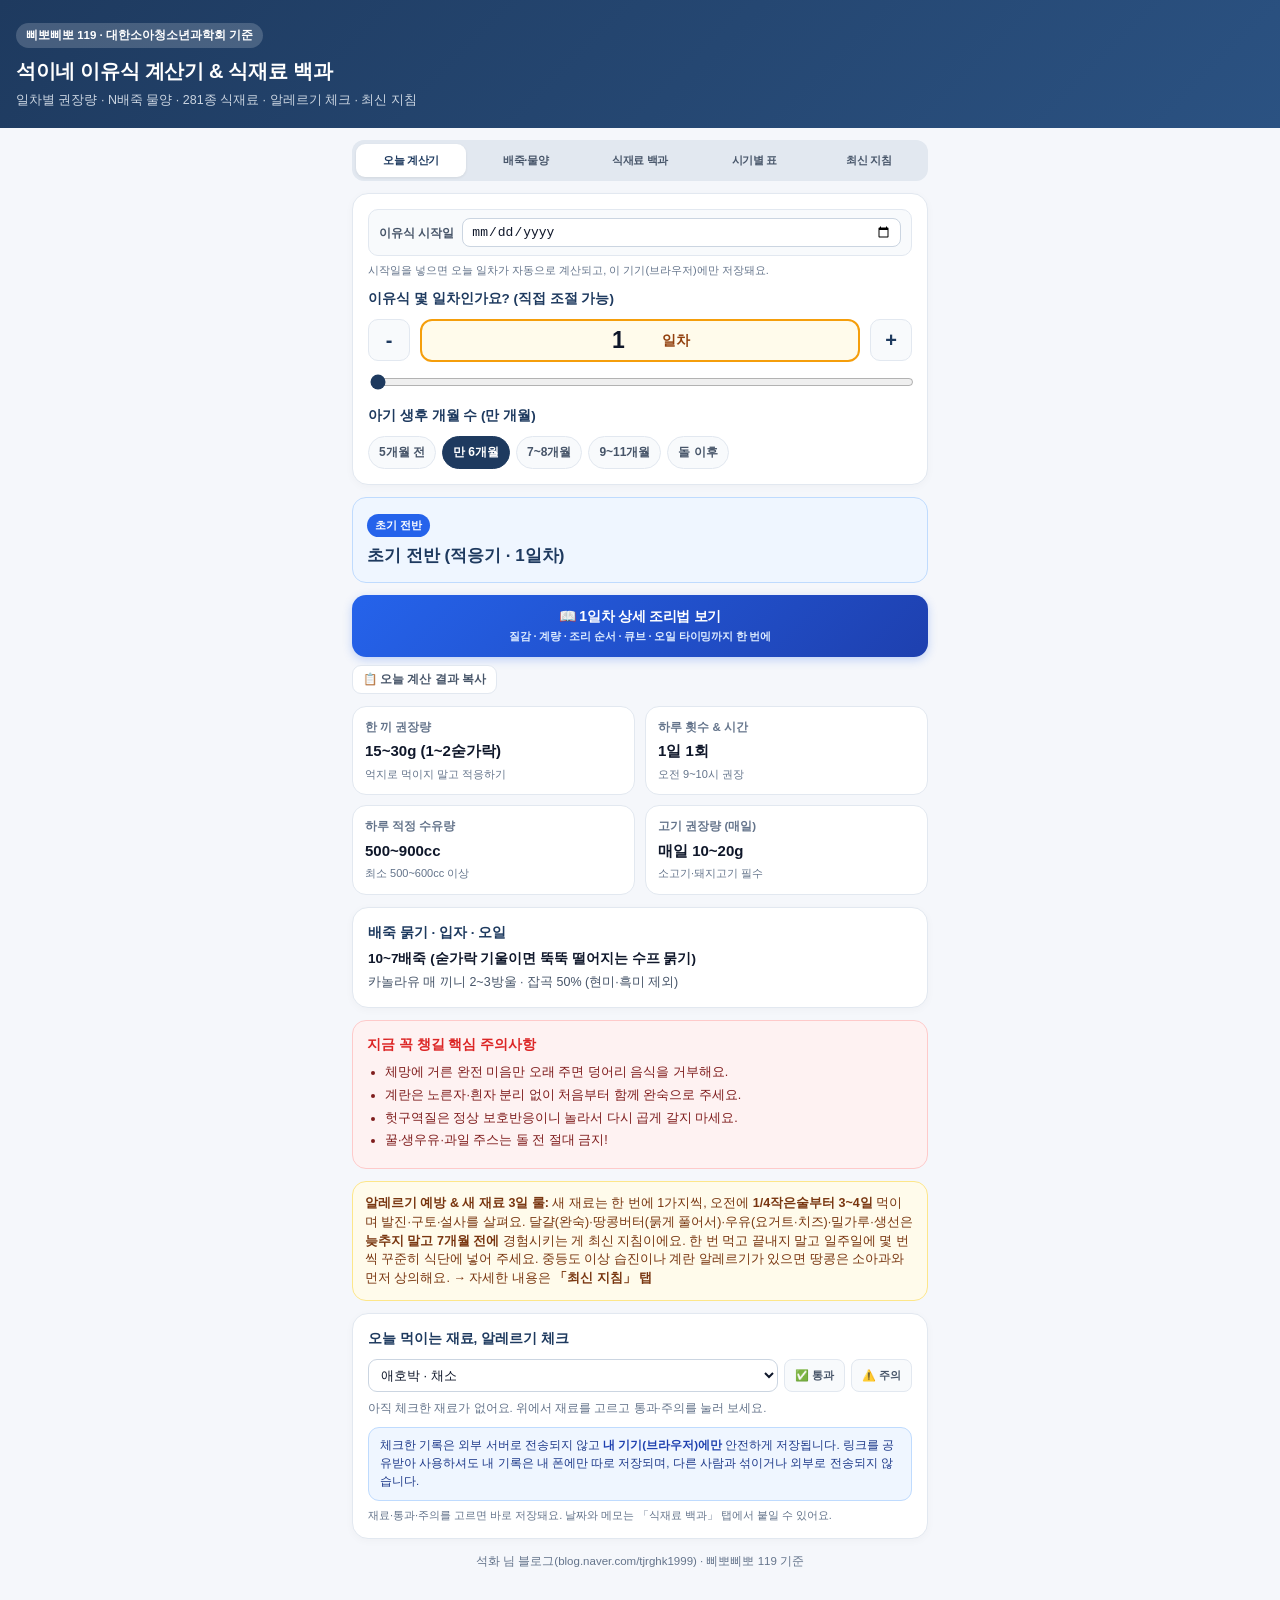
<file: index.html>
<!DOCTYPE html>
<html lang="ko">
<head>
<meta charset="UTF-8" />
<meta name="viewport" content="width=device-width, initial-scale=1.0, maximum-scale=1.0" />
<title>삐뽀삐뽀 119 · 이유식 자동 계산기 & 식재료 백과 (석이네)</title>
<style>
  :root {
    --bg: #f5f7fb;
    --card: #ffffff;
    --navy: #1e3a5f;
    --blue: #2563eb;
    --blue-soft: #eff6ff;
    --green: #15803d;
    --green-soft: #f0fdf4;
    --red: #dc2626;
    --red-soft: #fef2f2;
    --amber: #b45309;
    --amber-soft: #fffbeb;
    --purple: #6d28d9;
    --purple-soft: #f5f3ff;
    --text: #0f172a;
    --muted: #64748b;
    --border: #e2e8f0;
  }
  * { box-sizing: border-box; }
  body {
    margin: 0;
    font-family: -apple-system, BlinkMacSystemFont, "Apple SD Gothic Neo", "Pretendard", "Noto Sans KR", sans-serif;
    background: var(--bg);
    color: var(--text);
    line-height: 1.5;
    padding-bottom: 56px;
  }
  .header {
    background: linear-gradient(135deg, #1e3a5f 0%, #2b5282 100%);
    color: #fff;
    padding: 22px 16px 18px;
  }
  .header .badge {
    display: inline-block;
    background: rgba(255,255,255,0.18);
    padding: 4px 10px;
    border-radius: 999px;
    font-size: 11.5px;
    font-weight: 700;
    margin-bottom: 8px;
  }
  .header h1 {
    margin: 0 0 5px;
    font-size: 20px;
    font-weight: 800;
    letter-spacing: -0.3px;
  }
  .header p {
    margin: 0;
    font-size: 12.5px;
    color: #cbd5e1;
  }
  .container {
    max-width: 600px;
    margin: 0 auto;
    padding: 12px;
  }
  .tabs {
    display: grid;
    grid-template-columns: repeat(5, 1fr);
    gap: 4px;
    background: #e2e8f0;
    padding: 4px;
    border-radius: 12px;
    margin-bottom: 12px;
  }
  .tab-btn {
    border: none;
    background: transparent;
    padding: 9px 2px;
    border-radius: 9px;
    font-size: 11px;
    letter-spacing: -0.4px;
    font-weight: 700;
    color: #475569;
    cursor: pointer;
    word-break: keep-all;
  }
  .tab-btn.active {
    background: #fff;
    color: var(--navy);
    box-shadow: 0 1px 3px rgba(0,0,0,0.08);
  }
  .card {
    background: var(--card);
    border: 1px solid var(--border);
    border-radius: 16px;
    padding: 15px;
    margin-bottom: 12px;
    box-shadow: 0 2px 8px rgba(15,23,42,0.03);
  }
  .sec-title {
    font-size: 13.5px;
    font-weight: 800;
    color: var(--navy);
    margin: 0 0 10px;
  }
  .date-row {
    display: flex;
    gap: 8px;
    align-items: center;
    margin-bottom: 12px;
    background: #f8fafc;
    padding: 8px 10px;
    border-radius: 10px;
    border: 1px solid var(--border);
  }
  .date-row label {
    font-size: 12px;
    font-weight: 700;
    color: #475569;
    white-space: nowrap;
  }
  .date-row input[type="date"] {
    flex: 1;
    border: 1px solid #cbd5e1;
    border-radius: 8px;
    padding: 5px 8px;
    font-size: 13px;
    background: #fff;
    color: var(--text);
  }
  .day-row {
    display: flex;
    align-items: center;
    gap: 10px;
    margin-bottom: 10px;
  }
  .day-btn {
    width: 42px;
    height: 42px;
    border-radius: 10px;
    border: 1px solid var(--border);
    background: #f8fafc;
    font-size: 20px;
    font-weight: 700;
    color: var(--navy);
    cursor: pointer;
  }
  .day-input-wrap {
    flex: 1;
    display: flex;
    align-items: center;
    justify-content: center;
    background: #fffbeb;
    border: 2px solid #f59e0b;
    border-radius: 12px;
    padding: 5px 10px;
  }
  .day-input-wrap input {
    width: 72px;
    border: none;
    background: transparent;
    font-size: 23px;
    font-weight: 800;
    color: var(--text);
    text-align: center;
    outline: none;
  }
  .day-input-wrap span {
    font-size: 14px;
    font-weight: 700;
    color: #92400e;
  }
  input[type="range"] {
    width: 100%;
    accent-color: var(--navy);
    margin-bottom: 12px;
  }
  .pills {
    display: flex;
    gap: 6px;
    flex-wrap: wrap;
  }
  .pill {
    padding: 7px 10px;
    border-radius: 999px;
    border: 1px solid var(--border);
    background: #f8fafc;
    font-size: 12px;
    font-weight: 700;
    color: #475569;
    cursor: pointer;
  }
  .pill.active {
    background: var(--navy);
    color: #fff;
    border-color: var(--navy);
  }
  .stage-banner {
    background: var(--blue-soft);
    border: 1px solid #bfdbfe;
    border-radius: 14px;
    padding: 14px;
    margin-bottom: 12px;
  }
  .stage-banner .tag {
    display: inline-block;
    background: var(--blue);
    color: #fff;
    font-size: 11px;
    font-weight: 700;
    padding: 3px 8px;
    border-radius: 999px;
    margin-bottom: 6px;
  }
  .stage-banner h2 {
    margin: 0;
    font-size: 17px;
    font-weight: 800;
    color: var(--navy);
  }
  .grid-2 {
    display: grid;
    grid-template-columns: 1fr 1fr;
    gap: 10px;
    margin-bottom: 12px;
  }
  .stat-box {
    background: #fff;
    border: 1px solid var(--border);
    border-radius: 14px;
    padding: 12px;
  }
  .stat-box .lbl {
    font-size: 11.5px;
    font-weight: 700;
    color: var(--muted);
    margin-bottom: 4px;
  }
  .stat-box .val {
    font-size: 15px;
    font-weight: 800;
    color: var(--text);
  }
  .stat-box .sub {
    font-size: 11px;
    color: var(--muted);
    margin-top: 3px;
  }
  .warn-box {
    background: var(--red-soft);
    border: 1px solid #fecaca;
    border-radius: 14px;
    padding: 14px;
    margin-bottom: 12px;
  }
  .warn-box h3 {
    margin: 0 0 8px;
    font-size: 13.5px;
    font-weight: 800;
    color: var(--red);
  }
  .warn-box ul {
    margin: 0;
    padding-left: 18px;
    font-size: 12.5px;
    color: #7f1d1d;
  }
  .warn-box li { margin-bottom: 4px; }
  .tip-box {
    background: var(--amber-soft);
    border: 1px solid #fde68a;
    border-radius: 14px;
    padding: 12px;
    font-size: 12.5px;
    color: #78350f;
    margin-bottom: 12px;
  }
  .form-row {
    display: grid;
    grid-template-columns: 1fr 1fr;
    gap: 10px;
    margin-bottom: 10px;
  }
  .field label {
    display: block;
    font-size: 12px;
    font-weight: 700;
    color: #475569;
    margin-bottom: 4px;
  }
  .field input, .field select {
    width: 100%;
    padding: 9px 10px;
    border-radius: 10px;
    border: 1px solid #cbd5e1;
    font-size: 14px;
    font-weight: 700;
    background: #fff;
    color: var(--text);
  }
  .result-highlight {
    background: var(--green-soft);
    border: 1px solid #bbf7d0;
    border-radius: 14px;
    padding: 14px;
    margin-top: 10px;
  }
  .result-highlight .big {
    font-size: 18px;
    font-weight: 800;
    color: var(--green);
    margin-bottom: 4px;
  }
  .result-highlight .detail {
    font-size: 12.5px;
    color: #14532d;
  }
  .search-input {
    width: 100%;
    padding: 10px 12px;
    border-radius: 10px;
    border: 1px solid #cbd5e1;
    font-size: 14px;
    margin-bottom: 10px;
    outline: none;
  }
  .food-count {
    font-size: 12px;
    color: var(--muted);
    margin: 8px 0 4px;
    font-weight: 700;
  }
  .food-item {
    border-bottom: 1px solid #f1f5f9;
    padding: 10px 0;
  }
  .food-item:last-child { border-bottom: none; }
  .food-top {
    display: flex;
    justify-content: space-between;
    align-items: center;
    gap: 8px;
    margin-bottom: 4px;
  }
  .food-name { font-weight: 800; font-size: 14px; }
  .badge-when {
    font-size: 11px;
    font-weight: 700;
    padding: 2px 8px;
    border-radius: 999px;
    white-space: nowrap;
  }
  .b-early { background: var(--green-soft); color: var(--green); }
  .b-mid { background: var(--blue-soft); color: var(--blue); }
  .b-late { background: var(--purple-soft); color: var(--purple); }
  .b-done { background: var(--amber-soft); color: var(--amber); }
  .b-ban { background: var(--red-soft); color: var(--red); }
  .food-desc { font-size: 12.5px; color: #475569; }
  .stage-card {
    border-left: 4px solid var(--navy);
    padding-left: 12px;
    margin-bottom: 14px;
  }
  .stage-card h4 { margin: 0 0 4px; font-size: 14.5px; color: var(--navy); }
  .stage-card p { margin: 2px 0; font-size: 12.5px; color: #334155; }
  .g-card {
    background: var(--card);
    border: 1px solid var(--border);
    border-radius: 16px;
    padding: 15px;
    margin-bottom: 12px;
    box-shadow: 0 2px 8px rgba(15,23,42,0.03);
  }
  .g-card h3 {
    margin: 0 0 4px;
    font-size: 14px;
    font-weight: 800;
    color: var(--navy);
  }
  .g-sub {
    font-size: 11.5px;
    color: var(--muted);
    margin: 0 0 10px;
    line-height: 1.5;
  }
  .g-list {
    margin: 0;
    padding-left: 17px;
    font-size: 12.5px;
    color: #334155;
  }
  .g-list li { margin-bottom: 6px; }
  .g-list b { color: #0f172a; }
  .g-check { padding-left: 17px; }
  .g-check li { list-style: none; margin-left: -17px; }
  .gt {
    width: 100%;
    border-collapse: collapse;
    table-layout: fixed;
    font-size: 11.5px;
    line-height: 1.45;
  }
  .gt th, .gt td {
    border: 1px solid var(--border);
    padding: 6px 7px;
    text-align: left;
    vertical-align: top;
    color: #334155;
  }
  .gt th { background: #f1f5f9; color: var(--navy); font-weight: 800; }
  .gt td:first-child { font-weight: 700; color: #0f172a; }
  .gt tr:nth-child(even) td { background: #fcfdff; }
  .src {
    font-size: 11px;
    color: var(--muted);
    line-height: 1.75;
    margin: 0;
  }
  .src a { color: var(--blue); text-decoration: none; }
  .new-badge {
    background: var(--green-soft);
    border: 1px solid #bbf7d0;
    border-radius: 12px;
    padding: 10px 12px;
    font-size: 12px;
    color: #14532d;
    line-height: 1.55;
  }
  .hidden { display: none; }
  .footer {
    text-align: center;
    font-size: 11.5px;
    color: var(--muted);
    margin-top: 14px;
  }
  /* ── 텍스트 선택·복사 (모바일 포함) ── */
  body, .card, .food-item, .food-desc, .stage-card, .gt, .tip-box, .warn-box,
  .modal-body, .recipe-sec, .recipe-sec p, .recipe-sec li, .recipe-sec td {
    -webkit-user-select: text;
    -moz-user-select: text;
    user-select: text;
    -webkit-touch-callout: default;
  }
  .tab-btn, .pill, .day-btn, .day-chip, .copy-btn, .status-btn, .recipe-open-btn,
  .modal-close, .link-btn {
    -webkit-user-select: none;
    user-select: none;
    -webkit-touch-callout: none;
  }

  /* ── 상세 조리법 열기 버튼 ── */
  .recipe-open-btn {
    display: block;
    width: 100%;
    margin: 0 0 12px;
    padding: 13px 14px;
    border: none;
    border-radius: 14px;
    background: linear-gradient(135deg, #2563eb 0%, #1e40af 100%);
    color: #fff;
    font-size: 14px;
    font-weight: 800;
    letter-spacing: -0.3px;
    box-shadow: 0 3px 10px rgba(37,99,235,0.25);
    cursor: pointer;
  }
  .recipe-open-btn small {
    display: block;
    margin-top: 3px;
    font-size: 11px;
    font-weight: 600;
    color: #dbeafe;
    letter-spacing: -0.2px;
  }

  /* ── 시기별 표 일차 버튼 ── */
  .day-chips {
    display: flex;
    flex-wrap: wrap;
    gap: 5px;
    margin-top: 8px;
  }
  .day-chip {
    border: 1px solid #c7d2fe;
    background: #eef2ff;
    color: #3730a3;
    border-radius: 999px;
    padding: 5px 10px;
    font-size: 11.5px;
    font-weight: 700;
    cursor: pointer;
  }
  .day-chip:active { background: #e0e7ff; }

  /* ── 복사 버튼 ── */
  .copy-btn {
    border: 1px solid var(--border);
    background: #f8fafc;
    color: #475569;
    border-radius: 8px;
    padding: 4px 9px;
    font-size: 11px;
    font-weight: 700;
    cursor: pointer;
    white-space: nowrap;
  }
  .copy-btn:active { background: #eef2f7; }

  /* ── 토스트 ── */
  #toast {
    position: fixed;
    left: 50%;
    bottom: 26px;
    transform: translateX(-50%) translateY(16px);
    background: rgba(15,23,42,0.92);
    color: #fff;
    font-size: 12.5px;
    font-weight: 700;
    padding: 9px 16px;
    border-radius: 999px;
    opacity: 0;
    pointer-events: none;
    transition: opacity .18s, transform .18s;
    z-index: 3000;
    max-width: 88vw;
    text-align: center;
  }
  #toast.show { opacity: 1; transform: translateX(-50%) translateY(0); }

  /* ── 상세 조리법 모달 ── */
  .modal-overlay {
    position: fixed;
    inset: 0;
    background: rgba(15,23,42,0.5);
    display: flex;
    align-items: flex-end;
    justify-content: center;
    z-index: 2000;
    opacity: 0;
    transition: opacity .18s;
  }
  .modal-overlay.show { opacity: 1; }
  .modal-overlay.hidden { display: none; }
  .modal-sheet {
    width: 100%;
    max-width: 600px;
    max-height: 92vh;
    background: #fff;
    border-radius: 20px 20px 0 0;
    display: flex;
    flex-direction: column;
    transform: translateY(18px);
    transition: transform .18s;
  }
  .modal-overlay.show .modal-sheet { transform: translateY(0); }
  .modal-head {
    position: sticky;
    top: 0;
    background: linear-gradient(135deg, #1e3a5f 0%, #2b5282 100%);
    color: #fff;
    padding: 14px 15px 12px;
    border-radius: 20px 20px 0 0;
  }
  .modal-head .m-tag {
    display: inline-block;
    background: rgba(255,255,255,0.2);
    border-radius: 999px;
    padding: 3px 9px;
    font-size: 10.5px;
    font-weight: 800;
    margin-bottom: 6px;
  }
  .modal-head h2 {
    margin: 0;
    font-size: 16.5px;
    font-weight: 800;
    letter-spacing: -0.3px;
    line-height: 1.35;
    padding-right: 74px;
  }
  .modal-head .m-sub {
    margin: 5px 0 0;
    font-size: 11.5px;
    color: #cbd5e1;
    line-height: 1.45;
  }
  .modal-head-btns {
    position: absolute;
    top: 12px;
    right: 12px;
    display: flex;
    gap: 6px;
  }
  .modal-head-btns .copy-btn {
    background: rgba(255,255,255,0.18);
    border-color: rgba(255,255,255,0.35);
    color: #fff;
  }
  .modal-close {
    border: none;
    background: rgba(255,255,255,0.18);
    color: #fff;
    width: 30px;
    height: 30px;
    border-radius: 50%;
    font-size: 16px;
    line-height: 1;
    cursor: pointer;
  }
  .modal-body {
    overflow-y: auto;
    -webkit-overflow-scrolling: touch;
    padding: 13px 14px 28px;
  }
  .recipe-sec {
    border: 1px solid var(--border);
    border-radius: 13px;
    padding: 11px 12px;
    margin-bottom: 10px;
    background: #fff;
  }
  .recipe-sec h4 {
    margin: 0 0 6px;
    font-size: 12.5px;
    font-weight: 800;
    color: var(--navy);
    display: flex;
    align-items: center;
    gap: 5px;
  }
  .recipe-sec .lead {
    font-size: 12.5px;
    font-weight: 700;
    color: #0f172a;
    margin: 0;
    line-height: 1.55;
  }
  .recipe-sec ol, .recipe-sec ul {
    margin: 0;
    padding-left: 18px;
    font-size: 12.5px;
    color: #334155;
    line-height: 1.62;
  }
  .recipe-sec li { margin-bottom: 4px; }
  .recipe-sec li:last-child { margin-bottom: 0; }
  .amt-table { width: 100%; border-collapse: collapse; font-size: 12px; }
  .amt-table td {
    border-bottom: 1px dashed #e2e8f0;
    padding: 5px 2px;
    vertical-align: top;
    color: #334155;
  }
  .amt-table tr:last-child td { border-bottom: none; }
  .amt-table td:first-child { font-weight: 800; color: #0f172a; width: 92px; }
  .amt-table td:nth-child(2) { font-weight: 700; color: #1d4ed8; width: 92px; }
  .amt-table td:last-child { font-size: 11.5px; color: #64748b; }
  .recipe-sec.oil { background: var(--amber-soft); border-color: #fde68a; }
  .recipe-sec.oil h4 { color: var(--amber); }
  .recipe-sec.watch { background: var(--green-soft); border-color: #bbf7d0; }
  .recipe-sec.watch h4 { color: var(--green); }
  .recipe-sec.caution { background: var(--red-soft); border-color: #fecaca; }
  .recipe-sec.caution h4 { color: var(--red); }

  /* ── 알레르기 체크 ── */
  .privacy-note {
    background: #eff6ff;
    border: 1px solid #bfdbfe;
    border-radius: 11px;
    padding: 9px 11px;
    font-size: 11.5px;
    color: #1e3a8a;
    line-height: 1.55;
    margin-bottom: 10px;
  }
  .privacy-note b { color: #1e40af; }
  .prog-wrap { margin-bottom: 9px; }
  .prog-bar {
    height: 8px;
    background: #e2e8f0;
    border-radius: 999px;
    overflow: hidden;
    display: flex;
  }
  .prog-bar span { display: block; height: 100%; }
  .prog-bar .p-pass { background: #16a34a; }
  .prog-bar .p-warn { background: #f59e0b; }
  .prog-legend {
    display: flex;
    flex-wrap: wrap;
    gap: 8px;
    margin-top: 7px;
    font-size: 11.5px;
    font-weight: 700;
    color: #475569;
  }
  .prog-legend .lg { display: flex; align-items: center; gap: 4px; }
  .prog-legend i { width: 8px; height: 8px; border-radius: 50%; display: inline-block; }
  .prog-legend .i-pass { background: #16a34a; }
  .prog-legend .i-warn { background: #f59e0b; }
  .prog-legend .i-none { background: #cbd5e1; }
  .prog-pct {
    font-size: 12px;
    font-weight: 800;
    color: var(--navy);
    margin-bottom: 5px;
  }
  .food-item .food-allergy {
    display: flex;
    align-items: center;
    flex-wrap: wrap;
    gap: 5px;
    margin-top: 7px;
    padding-top: 7px;
    border-top: 1px dashed #e2e8f0;
  }
  .status-btn {
    border: 1px solid var(--border);
    background: #f8fafc;
    color: #64748b;
    border-radius: 999px;
    padding: 4px 9px;
    font-size: 11px;
    font-weight: 700;
    cursor: pointer;
  }
  .status-btn.on-pass { background: #dcfce7; border-color: #86efac; color: #15803d; }
  .status-btn.on-warn { background: #fef3c7; border-color: #fcd34d; color: #b45309; }
  .status-btn.on-none { background: #eef2f7; border-color: #cbd5e1; color: #334155; }
  .food-meta {
    font-size: 10.5px;
    color: #64748b;
    margin-left: auto;
  }
  .food-meta-edit {
    margin-top: 6px;
    display: flex;
    gap: 5px;
    flex-wrap: wrap;
    width: 100%;
  }
  .food-meta-edit input[type="date"] {
    border: 1px solid #cbd5e1;
    border-radius: 7px;
    padding: 3px 6px;
    font-size: 11.5px;
    max-width: 132px;
  }
  .food-meta-edit input[type="text"] {
    flex: 1;
    min-width: 110px;
    border: 1px solid #cbd5e1;
    border-radius: 7px;
    padding: 3px 7px;
    font-size: 11.5px;
  }
  .quick-row {
    display: flex;
    gap: 6px;
    align-items: center;
    margin-bottom: 8px;
  }
  .quick-row select {
    flex: 1;
    min-width: 0;
    border: 1px solid #cbd5e1;
    border-radius: 9px;
    padding: 7px 8px;
    font-size: 13px;
    background: #fff;
    color: var(--text);
  }
  .recent-list { display: flex; flex-wrap: wrap; gap: 5px; }
  .recent-chip {
    border-radius: 999px;
    padding: 4px 9px;
    font-size: 11px;
    font-weight: 700;
    border: 1px solid var(--border);
    background: #f8fafc;
    color: #475569;
    cursor: pointer;
  }
  .recent-chip.pass { background: #dcfce7; border-color: #86efac; color: #15803d; }
  .recent-chip.warn { background: #fef3c7; border-color: #fcd34d; color: #b45309; }
  .btn-row { display: flex; gap: 6px; flex-wrap: wrap; margin-top: 9px; }
  .link-btn {
    border: 1px solid var(--border);
    background: #fff;
    color: #475569;
    border-radius: 9px;
    padding: 6px 10px;
    font-size: 11.5px;
    font-weight: 700;
    cursor: pointer;
  }
  .link-btn:active { background: #f1f5f9; }
  .link-btn.danger { color: #b91c1c; border-color: #fecaca; }

  @media (max-width: 360px) {
    .tab-btn { font-size: 10px; letter-spacing: -0.6px; }
    .amt-table td:first-child { width: 78px; }
    .amt-table td:nth-child(2) { width: 78px; }
    .modal-head h2 { font-size: 15.5px; padding-right: 64px; }
  }
</style>
</head>
<body>

<div class="header">
  <div class="badge">삐뽀삐뽀 119 · 대한소아청소년과학회 기준</div>
  <h1>석이네 이유식 계산기 &amp; 식재료 백과</h1>
  <p>일차별 권장량 · N배죽 물양 · <span id="foodTotal">281</span>종 식재료 · 알레르기 체크 · 최신 지침</p>
</div>

<div class="container">
  <div class="tabs">
    <button class="tab-btn active" onclick="switchTab('calc', this)">오늘 계산기</button>
    <button class="tab-btn" onclick="switchTab('ratio', this)">배죽·물양</button>
    <button class="tab-btn" onclick="switchTab('food', this)">식재료 백과</button>
    <button class="tab-btn" onclick="switchTab('stage', this)">시기별 표</button>
    <button class="tab-btn" onclick="switchTab('guide', this)">최신 지침</button>
  </div>

  <!-- TAB 1: 오늘 계산기 -->
  <div id="tab-calc">
    <div class="card">
      <div class="date-row">
        <label for="startDate">이유식 시작일</label>
        <input type="date" id="startDate" onchange="calcFromStartDate()" />
      </div>
      <div style="font-size:11px; color:#64748b; margin:-6px 0 10px;">시작일을 넣으면 오늘 일차가 자동으로 계산되고, 이 기기(브라우저)에만 저장돼요.</div>

      <div class="sec-title">이유식 몇 일차인가요? (직접 조절 가능)</div>
      <div class="day-row">
        <button class="day-btn" onclick="changeDay(-1)">-</button>
        <div class="day-input-wrap">
          <input type="number" id="dayInput" value="1" min="1" max="365" oninput="render()" />
          <span>일차</span>
        </div>
        <button class="day-btn" onclick="changeDay(1)">+</button>
      </div>
      <input type="range" id="dayRange" min="1" max="200" value="1" oninput="syncRange(this.value)" />

      <div class="sec-title" style="margin-top:4px;">아기 생후 개월 수 (만 개월)</div>
      <div class="pills" id="monthPills">
        <button class="pill" onclick="setMonth(5, this)">5개월 전</button>
        <button class="pill active" onclick="setMonth(6, this)">만 6개월</button>
        <button class="pill" onclick="setMonth(7, this)">7~8개월</button>
        <button class="pill" onclick="setMonth(9, this)">9~11개월</button>
        <button class="pill" onclick="setMonth(12, this)">돌 이후</button>
      </div>
    </div>

    <div class="stage-banner">
      <div class="tag" id="stageTag">초기 전반</div>
      <h2 id="stageTitle">초기 전반 (적응기 · 1일차)</h2>
    </div>

    <button class="recipe-open-btn" onclick="openRecipe(currentDay())">
      📖 <span id="recipeOpenLabel">1일차 상세 조리법</span> 보기
      <small>질감 · 계량 · 조리 순서 · 큐브 · 오일 타이밍까지 한 번에</small>
    </button>
    <div class="btn-row" style="margin:-4px 0 12px;">
      <button class="link-btn" onclick="copyToday()">📋 오늘 계산 결과 복사</button>
    </div>

    <div class="grid-2">
      <div class="stat-box">
        <div class="lbl">한 끼 권장량</div>
        <div class="val" id="outAmount">30~60g</div>
        <div class="sub" id="outAmountSub">잘 먹으면 80g까지 OK</div>
      </div>
      <div class="stat-box">
        <div class="lbl">하루 횟수 &amp; 시간</div>
        <div class="val" id="outFreq">1일 1회</div>
        <div class="sub" id="outFreqSub">오전 9~10시 권장</div>
      </div>
      <div class="stat-box">
        <div class="lbl">하루 적정 수유량</div>
        <div class="val" id="outMilk">500~900cc</div>
        <div class="sub">최소 500~600cc 이상</div>
      </div>
      <div class="stat-box">
        <div class="lbl">고기 권장량 (매일)</div>
        <div class="val" id="outMeat">매일 10~20g</div>
        <div class="sub">소고기·돼지고기 필수</div>
      </div>
    </div>

    <div class="card">
      <div class="sec-title" style="margin-bottom:6px;">배죽 묽기 · 입자 · 오일</div>
      <div style="font-size:13.5px; font-weight:700; color:#0f172a; margin-bottom:4px;" id="outTexture"></div>
      <div style="font-size:12.5px; color:#475569;" id="outOil"></div>
    </div>

    <div class="warn-box">
      <h3>지금 꼭 챙길 핵심 주의사항</h3>
      <ul id="outCautions"></ul>
    </div>

    <div class="tip-box">
      <strong>알레르기 예방 &amp; 새 재료 3일 룰:</strong> 새 재료는 한 번에 1가지씩, 오전에 <strong>1/4작은술부터 3~4일</strong> 먹이며 발진·구토·설사를 살펴요. 달걀(완숙)·땅콩버터(묽게 풀어서)·우유(요거트·치즈)·밀가루·생선은 <strong>늦추지 말고 7개월 전에</strong> 경험시키는 게 최신 지침이에요. 한 번 먹고 끝내지 말고 일주일에 몇 번씩 꾸준히 식단에 넣어 주세요. 중등도 이상 습진이나 계란 알레르기가 있으면 땅콩은 소아과와 먼저 상의해요. → 자세한 내용은 <strong>「최신 지침」 탭</strong>
    </div>

    <div class="card">
      <div class="sec-title">오늘 먹이는 재료, 알레르기 체크</div>
      <div class="quick-row">
        <select id="quickFood" aria-label="재료 선택"></select>
        <button class="copy-btn" style="padding:8px 10px;" onclick="quickSet('pass')">✅ 통과</button>
        <button class="copy-btn" style="padding:8px 10px;" onclick="quickSet('warn')">⚠️ 주의</button>
      </div>
      <div class="recent-list" id="recentList"></div>
      <div class="privacy-note" style="margin:10px 0 0;">
        체크한 기록은 외부 서버로 전송되지 않고 <b>내 기기(브라우저)에만</b> 안전하게 저장됩니다. 링크를 공유받아 사용하셔도 내 기록은 내 폰에만 따로 저장되며, 다른 사람과 섞이거나 외부로 전송되지 않습니다.
      </div>
      <div style="font-size:11px; color:#64748b; margin-top:6px;">재료·통과·주의를 고르면 바로 저장돼요. 날짜와 메모는 「식재료 백과」 탭에서 붙일 수 있어요.</div>
    </div>
  </div>

  <!-- TAB 2: 배죽·물양 계산기 -->
  <div id="tab-ratio" class="hidden">
    <div class="card">
      <div class="sec-title">1. 쌀 양 → 필요한 물 양 계산기</div>
      <div class="form-row">
        <div class="field">
          <label>쌀 종류</label>
          <select id="riceType" onchange="calcRatio()">
            <option value="raw">생쌀 / 불린쌀</option>
            <option value="powder">쌀가루 (되직함 주의)</option>
          </select>
        </div>
        <div class="field">
          <label>쌀 무게 (g)</label>
          <input type="number" id="riceGrams" value="30" min="5" max="1000" oninput="calcRatio()" />
        </div>
      </div>
      <div class="form-row">
        <div class="field">
          <label>몇 배죽</label>
          <select id="ratioMul" onchange="calcRatio()">
            <option value="10">10배죽 (초기 미음)</option>
            <option value="8">8배죽 (초기 후반)</option>
            <option value="7">7배죽 (중기)</option>
            <option value="5">5배죽 (후기 무른죽)</option>
            <option value="3">3배죽 (후기~완료 진밥)</option>
            <option value="2">2배죽 (완료기 진밥)</option>
          </select>
        </div>
        <div class="field">
          <label>조리 도구 (증발률)</label>
          <select id="evapRate" onchange="calcRatio()">
            <option value="0.20">냄비 (증발 약 20%)</option>
            <option value="0.05">마스터기/밥솥 (약 5%)</option>
          </select>
        </div>
      </div>
      <div class="result-highlight" id="ratioOut1"></div>
    </div>

    <div class="card">
      <div class="sec-title">2. 목표 끼니·큐브 → 쌀 &amp; 물 거꾸로 계산</div>
      <div class="form-row">
        <div class="field">
          <label>한 끼(1개) 무게 (g)</label>
          <input type="number" id="targetSize" value="60" min="10" max="300" oninput="calcReverse()" />
        </div>
        <div class="field">
          <label>만들 개수 (끼니/칸)</label>
          <input type="number" id="targetCount" value="9" min="1" max="50" oninput="calcReverse()" />
        </div>
      </div>
      <div class="form-row">
        <div class="field">
          <label>몇 배죽</label>
          <select id="revMul" onchange="calcReverse()">
            <option value="10">10배죽</option>
            <option value="8">8배죽</option>
            <option value="7" selected>7배죽</option>
            <option value="5">5배죽</option>
            <option value="3">3배죽</option>
          </select>
        </div>
        <div class="field">
          <label>조리 도구</label>
          <select id="revEvap" onchange="calcReverse()">
            <option value="0.20">냄비 (증발 20%)</option>
            <option value="0.05">마스터기/밥솥 (5%)</option>
          </select>
        </div>
      </div>
      <div class="result-highlight" id="ratioOut2"></div>
    </div>
  </div>

  <!-- TAB 3: 식재료 백과 -->
  <div id="tab-food" class="hidden">
    <div class="card">
      <div class="sec-title">알레르기 체크 진행률</div>
      <div class="prog-pct" id="progPct"></div>
      <div class="prog-wrap">
        <div class="prog-bar" id="progBar"></div>
        <div class="prog-legend" id="progLegend"></div>
      </div>
      <div class="privacy-note">
        체크한 기록은 외부 서버로 전송되지 않고 <b>내 기기(브라우저)에만</b> 안전하게 저장됩니다. 링크를 공유받아 사용하셔도 내 기록은 내 폰에만 따로 저장되며, 다른 사람과 섞이거나 외부로 전송되지 않습니다.
      </div>
      <div class="btn-row">
        <button class="link-btn" onclick="exportAllergy()">기록 JSON 내보내기</button>
        <button class="link-btn" onclick="document.getElementById('importFile').click()">불러오기</button>
        <input type="file" id="importFile" accept=".json,application/json" class="hidden" onchange="importAllergy(this)" />
        <button class="link-btn danger" onclick="resetAllergy()">전체 초기화</button>
      </div>
    </div>
    <div class="card">
      <input type="text" class="search-input" id="foodSearch" placeholder="재료 검색 (예: 콜리플라워, 소고기, 시금치, 꿀, 두부)" oninput="renderFoods()" />
      <div class="pills" id="catPills" style="margin-bottom:6px;">
        <button class="pill active" onclick="setCat('전체', this)">전체</button>
        <button class="pill" onclick="setCat('채소', this)">채소</button>
        <button class="pill" onclick="setCat('고기·생선', this)">고기·생선</button>
        <button class="pill" onclick="setCat('과일', this)">과일</button>
        <button class="pill" onclick="setCat('곡류·콩', this)">곡류·콩</button>
        <button class="pill" onclick="setCat('유제품·계란', this)">유제품·계란</button>
        <button class="pill" onclick="setCat('해조·기름', this)">해조·기름</button>
        <button class="pill" onclick="setCat('주의·금지', this)">⚠️ 주의·금지</button>
      </div>
      <div class="pills" id="statusPills" style="margin-bottom:8px;">
        <button class="pill active" onclick="setStatus('전체', this)">알레르기 전체</button>
        <button class="pill" onclick="setStatus('pass', this)">✅ 통과만</button>
        <button class="pill" onclick="setStatus('warn', this)">⚠️ 주의만</button>
        <button class="pill" onclick="setStatus('none', this)">미시도만</button>
      </div>
      <div class="food-count" id="foodCount"></div>
      <div id="foodList"></div>
    </div>
  </div>

  <!-- TAB 4: 시기별 총정리 -->
  <div id="tab-stage" class="hidden">
    <div class="card">
      <div class="stage-card">
        <h4>1. 초기 전반 (1~14일차 · 만 6개월)</h4>
        <p><strong>양/횟수:</strong> 1일 1회 · 15~60g (잘 먹으면 80g)</p>
        <p><strong>묽기:</strong> 10~7배죽 (체망 미음 오래 X)</p>
        <p><strong>수유:</strong> 하루 500~900cc (최소 500~600cc 이상)</p>
        <p><strong>물:</strong> 모유·분유로 충분해요. 이유식을 시작했으니 식후에 끓여 식힌 물 몇 모금부터</p>
        <p><strong>단계:</strong> 쌀미음 → 소고기 10~20g 매일 → 잎채소 순서로 하나씩</p>
        <div class="day-chips">
          <button class="day-chip" onclick="openRecipe(1)">1일차</button>
          <button class="day-chip" onclick="openRecipe(4)">4일차</button>
          <button class="day-chip" onclick="openRecipe(8)">8일차</button>
          <button class="day-chip" onclick="openRecipe(14)">14일차</button>
          <button class="copy-btn" onclick="copyStage(0)">복사</button>
        </div>
      </div>
      <div class="stage-card">
        <h4>2. 초기 후반 (15~30일차 · 만 6개월)</h4>
        <p><strong>양/횟수:</strong> 1일 1~2회 · 45~100g</p>
        <p><strong>묽기:</strong> 7~5배죽 (믹서 대충 갈기 → 절구 으깨기)</p>
        <p><strong>포인트:</strong> 계란 노른자+흰자 완숙 함께 시작, 카놀라유 첨가</p>
        <p><strong>물:</strong> 하루 120ml 이내로 몇 모금씩 · 수유량은 그대로 유지</p>
        <p><strong>알레르기:</strong> 계란·밀가루·땅콩버터·생선을 이 무렵 소량씩 시작 (오전에 3~4일 관찰)</p>
        <div class="day-chips">
          <button class="day-chip" onclick="openRecipe(15)">15일차</button>
          <button class="day-chip" onclick="openRecipe(22)">22일차</button>
          <button class="day-chip" onclick="openRecipe(30)">30일차</button>
          <button class="copy-btn" onclick="copyStage(1)">복사</button>
        </div>
      </div>
      <div class="stage-card">
        <h4>3. 중기 (31~90일차 · 만 7~8개월)</h4>
        <p><strong>양/횟수:</strong> 1일 2~3회 + 간식 · 한 끼 70~120g</p>
        <p><strong>묽기:</strong> 7~5배죽 · 3mm 다지기 (부드러운 두부 무르기)</p>
        <p><strong>포인트:</strong> 핑거푸드 골든타임! 고기 매일 10~20g</p>
        <p><strong>물:</strong> 하루 120~240ml · 컵·빨대컵 연습 시작 (AAP 6~12개월 기준)</p>
        <p><strong>질감:</strong> 8개월엔 손으로 집어먹기 · 새 음식 거부하면 8~10번 다시 권하기</p>
        <div class="day-chips">
          <button class="day-chip" onclick="openRecipe(31)">31일차</button>
          <button class="day-chip" onclick="openRecipe(46)">46일차</button>
          <button class="day-chip" onclick="openRecipe(61)">61일차</button>
          <button class="day-chip" onclick="openRecipe(76)">76일차</button>
          <button class="day-chip" onclick="openRecipe(90)">90일차</button>
          <button class="copy-btn" onclick="copyStage(2)">복사</button>
        </div>
      </div>
      <div class="stage-card">
        <h4>4. 후기 (91~180일차 · 만 9~11개월)</h4>
        <p><strong>양/횟수:</strong> 1일 3회 + 간식 · 한 끼 120~150g</p>
        <p><strong>묽기:</strong> 3~2배죽 · 5~7mm 썰기 (바나나 무르기)</p>
        <p><strong>포인트:</strong> 고기 매일 20~30g, 숟가락 쥐여주기 &amp; 밥·반찬 분리</p>
        <p><strong>물:</strong> 하루 120~240ml · 끼니마다 곁들여 주기</p>
        <p><strong>질감:</strong> <u>10개월까지는 덩어리·단단한 음식을 꼭 시작</u> — 늦으면 씹고 삼키는 데 문제가 생길 수 있어요</p>
        <div class="day-chips">
          <button class="day-chip" onclick="openRecipe(91)">91일차</button>
          <button class="day-chip" onclick="openRecipe(121)">121일차</button>
          <button class="day-chip" onclick="openRecipe(151)">151일차</button>
          <button class="day-chip" onclick="openRecipe(180)">180일차</button>
          <button class="copy-btn" onclick="copyStage(3)">복사</button>
        </div>
      </div>
      <div class="stage-card" style="margin-bottom:0;">
        <h4>5. 완료기 (181일차~ · 만 12~18개월)</h4>
        <p><strong>양/횟수:</strong> 1일 3회 + 간식 · 한 끼 120~180g (반 공기)</p>
        <p><strong>묽기:</strong> 2배죽 진밥 → 어른 밥 (7~10mm)</p>
        <p><strong>포인트:</strong> 생우유·꿀 전환 가능, 두 돌까지 무염 식단 유지</p>
        <p><strong>물·우유:</strong> 생우유 하루 400~500ml · 물 240~950ml (AAP 1~2세) · 우유가 물을 대신하지 않아요</p>
        <div class="day-chips">
          <button class="day-chip" onclick="openRecipe(181)">181일차</button>
          <button class="day-chip" onclick="openRecipe(271)">271일차</button>
          <button class="day-chip" onclick="openRecipe(365)">365일차</button>
          <button class="copy-btn" onclick="copyStage(4)">복사</button>
        </div>
      </div>
    </div>
    <div class="tip-box">
      <strong>변 색깔·묽기 변화 안내:</strong> 완두콩·녹색 채소를 먹으면 진한 녹색 변이 나올 수 있고, 옥수수·토마토 껍질이 그대로 나오는 건 정상이에요. 단, 점액이 많거나 물설사가 계속되면 양을 줄이고 소아과와 상의하세요.
    </div>
    <div class="tip-box">
      <strong>질병관리청 2026 개정 기준과 다른 점:</strong> 국가건강정보포털은 이유식 횟수를 6~8개월 2~3회, 9~11개월 3~4회, 12~23개월 3~4회로 안내해요. 위 표의 <strong>1일 1 → 2 → 3회</strong>는 삐뽀삐뽀 119의 실전 기준이라 조금 달라요. 우리 아기가 배고파하는 신호에 맞춰 늘리면 되고, 물·횟수·질감 기준은 「최신 지침」 탭에 표로 정리해 뒀어요.
    </div>
  </div>

  <!-- TAB 5: 소아과·삐뽀삐뽀 최신 지침 -->
  <div id="tab-guide" class="hidden">
    <div class="g-card">
      <h3>소아과 · 삐뽀삐뽀 최신 지침</h3>
      <p class="g-sub">2026년 11월 기준 · 질병관리청 국가건강정보포털(2026-05-12 개정) · 대한소아청소년과학회 · 미국소아과학회(AAP) · 삐뽀삐뽀 119 이유식(2023 전면개정판)</p>
      <div class="new-badge">
        예전 책이나 인터넷 자료에는 “계란 흰자는 돌 이후”, “땅콩·생선은 세 살 이후”처럼 미루라는 말이 많아요. 그런데 지금 지침은 반대예요. 알레르기를 막으려고 일부러 늦추지 말고, 이유식과 함께 소량씩 일찍 경험시키는 쪽이 좋다고 바뀌었어요. 다만 중등도 이상 습진이나 계란 알레르기가 있는 아기는 땅콩을 먼저 소아과와 상의해야 해요.
      </div>
    </div>

    <div class="g-card">
      <h3>1. 언제 시작할까요</h3>
      <p class="g-sub">시작 시기와 준비 신호 네 가지</p>
      <ul class="g-list">
        <li><b>모유 수유아</b> — 생후 6개월 이후 (질병관리청 · WHO)</li>
        <li><b>분유 수유아</b> — 생후 4~6개월 (질병관리청)</li>
        <li><b>삐뽀삐뽀 119</b> — 모유·분유 상관없이 만 6개월(180일) 전후를 권해요</li>
        <li><b>너무 이르면</b> — 모유의 면역 성분을 충분히 못 먹어 설사·감염이 늘고, 모유 수유 기간이 짧아져요</li>
        <li><b>너무 늦으면</b> — 6개월 이후 필요한 철분·열량이 모자라 성장 부전·영양 결핍·빈혈이 올 수 있어요</li>
      </ul>
      <p class="g-sub" style="margin:12px 0 6px;">준비 신호 — 대한소아청소년과학회</p>
      <ul class="g-list g-check">
        <li>✅ 목을 가누고, 받쳐 앉혔을 때 머리가 흔들리지 않아요</li>
        <li>✅ 어른이 먹는 걸 보고 입을 벌리거나 손을 뻗어요</li>
        <li>✅ 숟가락의 음식을 목 뒤로 넘길 수 있어요 (혀 내밀기 반사는 생후 4~6개월에 사라져요)</li>
        <li>✅ 출생 체중의 2배가 됐어요 (대개 4개월 무렵 · 6kg 전후)</li>
      </ul>
      <p class="g-sub" style="margin:10px 0 0;">네 가지가 다 된 뒤에 시작하고, 4개월 전에는 어떤 음식도 주지 않아요. 미숙아·성장지연·연하장애가 있으면 시작 전에 소아과 상담이 먼저예요.</p>
    </div>

    <div class="g-card">
      <h3>2. 첫 순서 · 철분이 핵심</h3>
      <p class="g-sub">쌀 → 소고기 → 잎채소 → 노란채소 → 과일</p>
      <ul class="g-list">
        <li><b>쌀미음(쌀죽)으로 시작</b>하고, 며칠 적응하면 바로 <b>소고기</b>를 넣어요.</li>
        <li><b>초기부터 매일 10~20g</b> — 기름·힘줄을 떼고 곱게 다져 20분 이상 끓이고 간은 하지 않아요.</li>
        <li><b>고기 육수만 먹이면 철분이 부족</b>해요. 삶은 고기 자체를 다져서 먹여야 해요(질병관리청).</li>
        <li><b>6~11개월 철 권장량은 하루 6mg</b>(2020 한국인 영양소 섭취기준). 국내에는 철분 강화 곡분이 거의 없어서 <b>쇠고기가 가장 좋은 철분 공급원</b>이에요.</li>
        <li><b>비타민C</b>(브로콜리·청경채·과일)를 같이 주면 철 흡수가 올라가요.</li>
        <li>한 끼에 <b>곡류 + 고기 + 채소</b>를 골고루, 재료는 따로 조리해 올려 주면 아이가 맛과 질감을 골라 먹을 수 있어요(삐뽀 2023).</li>
        <li><b>미음은 짧게, 질감은 빨리</b> — 10~8배로 시작해 잘 먹으면 7~5배로 올려요. 묽은 미음만 오래 주면 덩어리 음식을 거부해요.</li>
        <li><b>잡곡은 50%까지</b> 섞어도 되지만 현미·흑미는 초기엔 빼요.</li>
      </ul>
    </div>

    <div class="g-card">
      <h3>3. 알레르기 식품, 일찍 경험시키기</h3>
      <p class="g-sub">달걀 · 땅콩 · 우유 · 밀 · 콩 · 생선 · 견과 · 새우</p>
      <ul class="g-list">
        <li><b>늦추면 예방된다는 근거가 없어요</b> — AAP(2025)·질병관리청(2026)·대한소아청소년과학회 모두 미루지 말라고 안내해요. 오히려 늦게 시작하면 알레르기가 늘 수 있어요.</li>
        <li><b>때</b> — 이유식이 자리 잡으면 4~6개월 안에 소량씩 시작. 삐뽀 119는 밀가루·계란 흰자·견과(땅콩버터)·생선을 <b>7개월 전</b>에 경험시켜 보라고 해요.</li>
        <li><b>땅콩</b> — 땅콩버터를 뜨거운 물이나 이미 먹던 이유식에 묽게 풀어 1/4작은술부터. 통땅콩·덩어리 땅콩버터는 질식 위험으로 금지예요.</li>
        <li><b>달걀</b> — 노른자·흰자를 나누지 말고 처음부터 함께, 12분 이상 완숙으로.</li>
        <li><b>우유</b> — 생우유를 음료로 주는 건 돌 이후지만, 요거트·치즈 같은 가공 유제품은 이유식 초기부터 가능해요.</li>
        <li><b>방법</b> — 한 번에 한 가지, <b>오전</b>에 1/4작은술부터, 3~4일(질병관리청은 3~7일) 반응을 보고 양을 늘려요.</li>
        <li><b>끊지 않기</b> — 한 번 먹고 끝내지 말고 일주일에 몇 번씩 꾸준히 식단에 넣어야 예방 효과가 유지돼요.</li>
        <li><b>고위험 아기</b> — 중등도~중증 습진이 있거나 계란 알레르기가 있으면 땅콩은 <b>먼저 소아과와 상의</b>하고, 필요하면 검사 후 4~6개월에 도입해요.</li>
      </ul>
    </div>

    <div class="warn-box">
      <h3>이런 증상은 바로 119</h3>
      <ul>
        <li>입술·얼굴이 붓고, 온몸에 두드러기가 나고, 반복해서 토해요</li>
        <li>쌕쌕거리거나 숨을 못 쉬고, 목소리가 잠기고, 축 처져 반응이 느려요</li>
        <li>먹인 뒤 2시간 안이 가장 위험해요. 증상이 있으면 그 식품은 멈추고 병원에 가요.</li>
      </ul>
    </div>

    <div class="g-card">
      <h3>4. 돌 전에 절대 안 되는 것</h3>
      <p class="g-sub">많이 놓치는 것만 모았어요</p>
      <table class="gt">
        <tr><th style="width:108px;">항목</th><th>이유</th></tr>
        <tr><td>꿀</td><td>영아 보툴리누스 중독. 100℃로 끓여도 포자가 죽지 않아 <b>가열한 꿀도 안 돼요</b>. 꿀이 든 과자·약과·카스텔라도 금지(식약처).</td></tr>
        <tr><td>생우유</td><td>주 음료로 주면 위장 출혈·철결핍 빈혈. 돌 이후 하루 400~500ml부터.</td></tr>
        <tr><td>과일주스</td><td>12개월 미만 금지(AAP). 섬유질 없이 당만 남아 충치·비만·변비를 불러요. 12~36개월도 하루 120ml 이하를 컵으로.</td></tr>
        <tr><td>소금·간장·설탕</td><td>콩팥이 나트륨을 처리할 준비가 안 됐어요. 돌 전 무첨가, 두 돌까지 저염. 단맛은 단호박·고구마·익은 과일로 내요.</td></tr>
        <tr><td>커피·녹차·홍차·탄산</td><td>카페인·탄닌이 철분 흡수를 막고 잠을 깨워요. 물 대신 주지 마세요.</td></tr>
        <tr><td>통견과·통포도·생당근·사탕·젤리·팝콘·떡</td><td>질식 위험. 4세 전까지 통째로 주지 말고, 포도·방울토마토는 세로 4등분, 견과는 곱게 갈아서 줘요.</td></tr>
        <tr><td>소시지·햄·어묵</td><td>나트륨·아질산염. 돌 전 금지, 소시지는 세로로 반 갈라 얇게 저며요.</td></tr>
        <tr><td>상어·황새치·큰 참치</td><td>수은 축적. 조리해도 줄지 않아요.</td></tr>
        <tr><td>덜 익은 고기·생선·계란, 생굴</td><td>살모넬라·리스테리아·노로바이러스. 속까지 완전히 익혀요.</td></tr>
      </table>
      <p class="g-sub" style="margin:10px 0 0;">김치·된장·간장처럼 짠 것은 돌 이후에도 두 돌까지 미루는 게 좋아요.</p>
    </div>

    <div class="g-card">
      <h3>5. 물 · 끼니 횟수 · 질감</h3>
      <p class="g-sub">질병관리청 국가건강정보포털(2026-05-12 개정) 기준 · 물은 AAP 6~12개월 기준</p>
      <table class="gt">
        <tr><th style="width:96px;">구분</th><th>6~8개월</th><th>9~11개월</th><th>12~23개월</th></tr>
        <tr><td>이유식 횟수</td><td>2~3회</td><td>3~4회</td><td>3~4회</td></tr>
        <tr><td>한 끼 양</td><td>2~3숟가락 → 250ml컵 반</td><td>250ml컵 반</td><td>250ml컵 3/4</td></tr>
        <tr><td>질감</td><td>데쳐 거르거나 으깬 반고형식 · 8개월엔 손으로 집어먹기</td><td>잘게 썬 덩어리 · 진밥</td><td>가족이 먹는 음식</td></tr>
        <tr><td>물</td><td>하루 120~240ml</td><td>하루 120~240ml</td><td>하루 240~950ml</td></tr>
      </table>
      <ul class="g-list" style="margin-top:10px;">
        <li><b>물은 6개월 전엔 주지 않아요.</b> 신장이 미숙해서 물을 많이 먹이면 저나트륨혈증이 올 수 있어요. 이유식과 함께 몇 모금씩 시작해요.</li>
        <li><b>끓여 식힌 물</b>이나 <b>묽게 우린 보리차</b>를 컵·빨대컵으로. 하루 120~240ml면 충분하고, 물 준다고 수유량을 줄이면 안 돼요.</li>
        <li><b>10개월까지는 덩어리·단단한 음식</b>을 시작해야 해요. 반고형식만 계속 먹이면 나중에 씹고 삼키는 데 문제가 생길 수 있어요(질병관리청).</li>
        <li>이 사이트 계산기·시기별 표의 <b>1일 1 → 2 → 3회</b>는 삐뽀삐뽀 119의 실전 기준이에요. 아기가 배고파하는 신호를 보고 늘리면 돼요.</li>
        <li>한 끼는 <b>20~30분</b>이 지나면 치우고, 새 음식을 거부하면 <b>8~10번</b> 다시 권해 보세요(질병관리청).</li>
      </ul>
    </div>

    <div class="g-card">
      <h3>6. 삐뽀삐뽀 119 이유식 2023 개정 포인트</h3>
      <ul class="g-list">
        <li>모유·분유 상관없이 <b>만 6개월(180일)</b> 시작</li>
        <li><b>미음은 짧게, 질감은 빨리</b> — 10~8배로 시작해 잘 먹으면 바로 7~5배</li>
        <li><b>계란은 노른자·흰자 함께</b> 완숙으로</li>
        <li><b>밀가루·계란 흰자·견과류</b>는 7개월 전에 소량 경험</li>
        <li><b>과일주스는 돌 전 금지</b></li>
        <li>한 끼에 <b>곡류 + 고기 + 채소</b>, 재료는 따로 조리해 토핑처럼</li>
        <li><b>소고기·돼지고기 매일 10~20g</b>, 닭고기는 가끔</li>
        <li>잡곡은 <b>50%</b>까지 (현미·흑미는 초기엔 빼기)</li>
      </ul>
    </div>

    <div class="g-card" style="margin-bottom:0;">
      <h3>출처</h3>
      <p class="src">
        · 질병관리청 국가건강정보포털 「이유기보충식(이유식)」 (2026-05-12 개정) — <a href="https://health.kdca.go.kr/healthinfo/biz/health/gnrlzHealthInfo/gnrlzHealthInfo/gnrlzHealthInfoView.do?cntnts_sn=5470" target="_blank" rel="noopener">바로 보기</a><br/>
        · 대한소아청소년과학회 「이유식의 시작 — 언제 시작할 수 있습니까?」·「어떤 음식을 주어야 합니까?」·「음료를 줘도 될까요?」 — <a href="https://www.pediatrics.or.kr/bbs/index.html?category=A&amp;code=infantcare&amp;mode=view&amp;number=8815" target="_blank" rel="noopener">바로 보기</a><br/>
        · AAP HealthyChildren.org 「Starting Solid Foods」·「When to Introduce Egg, Peanut Butter &amp; Other Common Food Allergens」(2025-06-12) — <a href="https://www.healthychildren.org/English/healthy-living/nutrition/Pages/when-to-introduce-egg-peanut-butter-and-other-common-food-allergens-to-your-baby-food-allergy-prevention-tips.aspx" target="_blank" rel="noopener">바로 보기</a><br/>
        · 하정훈, 『삐뽀삐뽀 119 이유식』 2023 전면개정판 (유니책방)<br/>
        · 식품의약품안전처 「영아 벌꿀섭취 주의」<br/>
        · 보건복지부·중앙육아종합지원센터 「영아기 이유식」 (2020 한국인 영양소 섭취기준)
      </p>
      <p class="g-sub" style="margin-top:10px; margin-bottom:0;">아이마다 성장과 알레르기 병력이 달라요. 이 화면은 참고용이고, 판단이 필요한 부분은 소아청소년과 선생님과 상의하세요.</p>
    </div>
  </div>

<!-- 상세 조리법 모달 -->
<div class="modal-overlay hidden" id="recipeModal">
  <div class="modal-sheet" role="dialog" aria-modal="true" aria-labelledby="mTitle">
    <div class="modal-head" style="position:relative;">
      <div class="modal-head-btns">
        <button class="copy-btn" onclick="copyRecipe()">복사</button>
        <button class="modal-close" onclick="closeRecipe()" aria-label="닫기">✕</button>
      </div>
      <span class="m-tag" id="mTag"></span>
      <h2 id="mTitle"></h2>
      <p class="m-sub" id="mSub"></p>
    </div>
    <div class="modal-body" id="mBody"></div>
  </div>
</div>
<div id="toast"></div>

  <div class="footer">석화 님 블로그(blog.naver.com/tjrghk1999) · 삐뽀삐뽀 119 기준</div>
</div>

<script>
let selectedMonth = 6;
let selectedCat = '전체';

const foods = [
// ── 채소·버섯
  { name: "애호박", cat: "채소", when: "초기", cls: "b-early", desc: "만 6개월 초기 · 껍질과 가운데 씨·심지를 도려내고 찜통에 7~8분 쪄서 곱게 으깨요. 수분이 많아 죽이 묽어지니 쌀미음을 되직하게 끓인 뒤 섞고, 첫날은 1작은술부터 3일간 변과 입 주변을 살펴요." },
  { name: "양배추", cat: "채소", when: "초기", cls: "b-early", desc: "만 6개월 초기 · 겉잎과 굵은 심지를 떼고 안쪽 연한 잎만 10분 삶아요. 삶은 물은 질산염이 우러나므로 버리고, 다진 잎 10~15g을 쌀죽에 섞으면 설탕 없이도 단맛이 돌아요. 첫 3일은 1작은술부터 먹이고 가스·변 상태를 살펴요." },
  { name: "청경채", cat: "채소", when: "초기", cls: "b-early", desc: "만 6개월 초기 · 잎과 연한 줄기만 3~4분 데쳐 찬물에 헹구고 곱게 다져요. 밑동의 질긴 심지는 잘라내고, 데친 물은 버려요. 잎채소 중 질감이 부드러워 첫 초록 채소로 좋아요." },
  { name: "비타민(타트소이)", cat: "채소", when: "초기", cls: "b-early", desc: "만 6개월 초기 · 줄기보다 부드러운 잎 끝만 골라 끓는 물에 30초~1분 데쳐요. 데친 물은 버리고 체에 내려 미음에 섞으며, 잎이 얇아 금방 물러지니 오래 익히지 마세요. 첫날 1작은술, 3일간 입 주변 발진을 확인해요." },
  { name: "브로콜리", cat: "채소", when: "초기", cls: "b-early", desc: "만 6개월 초기 · 굵은 대는 섬유질이 질겨 빼고 꽃봉오리만 5분 쪄서 아주 곱게 다져요. 비타민C와 엽산이 많지만 물에 녹아나므로 삶기보다 찌는 편이 좋고, 데친 물은 버려요." },
  { name: "콜리플라워", cat: "채소", when: "초기", cls: "b-early", desc: "만 6개월 초기 · 꽃송이만 5~6분 쪄서 곱게 으깨요. 대와 잎은 질기니 제거하고, 색이 누렇게 변한 송이는 빼세요. 맛이 담백해 소고기 미음과 가장 잘 어울리고, 한 끼 10~15g이면 충분해요." },
  { name: "감자", cat: "채소", when: "초기", cls: "b-early", desc: "만 6개월 초기 · 채소가 아니라 곡류를 대신하는 탄수화물이에요. 싹이 난 부분과 초록으로 변한 껍질에는 솔라닌이 있어 반드시 깊게 도려내고, 삶아 으깬 뒤 물을 조금씩 넣어 농도를 맞춰요." },
  { name: "고구마", cat: "채소", when: "초기", cls: "b-early", desc: "만 6개월 초기 · 껍질을 벗기고 2cm 토막 내 15분 쪄서 뜨거울 때 으깨요. 단맛이 강해 아기가 잘 먹지만 곡류 대신 주식 개념이라 양을 조절하고, 많이 먹으면 변비·가스가 생길 수 있어요." },
  { name: "단호박", cat: "채소", when: "초기", cls: "b-early", desc: "만 6개월 초기 · 껍질과 씨를 제거하고 15분 쪄서 퓌레로 만들어요. 베타카로틴이 많아 매일 큰 양을 먹으면 손바닥·발바닥이 노래질 수 있으니 한 끼 10~15g 정도로 조절해요." },
  { name: "오이", cat: "채소", when: "초기", cls: "b-early", desc: "만 6개월 초기 · 껍질과 씨를 제거하고 속살만 3분 데쳐요. 수분이 95%라 죽이 묽어지기 쉬우니 물기를 짜서 넣고, 생오이는 아린 맛과 소화 부담이 있어 꼭 익혀 주세요." },
  { name: "시금치", cat: "채소", when: "만 6개월 이후", cls: "b-ban", desc: "만 6개월 이후 · 질산염이 많은 대표 잎채소라 6개월 전엔 금지예요. 끓는 물에 30초 데쳐 찬물에 헹구고 물기를 꽉 짜서 아린맛(옥살산)과 질산염을 빼며, 데친 물은 절대 육수로 쓰지 마세요." },
  { name: "당근", cat: "채소", when: "만 6개월 이후", cls: "b-ban", desc: "만 6개월 이후 · 질산염이 있어 6개월 전엔 피하고, 익혀서 으깨 주세요. 카놀라유 2~3방울과 함께 익히면 비타민A 흡수가 크게 올라가고, 생으로 갈면 질겨서 흡수가 떨어져요." },
  { name: "배추", cat: "채소", when: "만 6개월 이후", cls: "b-ban", desc: "만 6개월 이후 · 질산염 함량이 높아 6개월 전엔 금지예요. 잎과 연한 줄기만 5분 삶아 물을 버리고 다지며, 사 온 날 바로 조리하고 냉장고에 3일 넘게 둔 잎은 쓰지 마세요. 삶은 물로 죽을 끓이면 안 돼요." },
  { name: "무", cat: "채소", when: "만 6개월 이후", cls: "b-ban", desc: "만 6개월 이후 · 질산염이 있어 6개월 이후에 15분 이상 푹 익혀서 줘요. 매운맛 성분이 껍질 쪽에 많으니 두껍게 벗기고 속만 삶아 으깨며, 육수용으로 우려낸 물은 질산염이 우러나니 버려요." },
  { name: "비트", cat: "채소", when: "만 6개월 이후", cls: "b-ban", desc: "만 6개월 이후 · 질산염이 높고 색이 진해 6개월 이후 소량만 줘요. 껍질을 벗기고 삶은 뒤 물을 버리고, 먹이면 소변·대변이 붉게 나오는 건 색소 때문이니 놀라지 마세요." },
  { name: "근대", cat: "채소", when: "만 6개월 이후", cls: "b-ban", desc: "만 6개월 이후 · 잎채소 중 질산염이 특히 많아 6개월 전엔 금지예요. 잎만 30초 데쳐 물을 버리고 잘게 다지며, 만든 이유식은 냉장 24시간을 넘기지 말고 바로 얼려 1주 안에 먹여요." },
  { name: "양파", cat: "채소", when: "중기", cls: "b-mid", desc: "만 7~8개월 중기 · 생것은 맵고 자극적이라 푹 익혀야 단맛이 돌아요. 얇게 채 썰어 기름 없이 볶다가 물을 붓고 10분 끓이면 감칠맛 나는 천연 조미료가 되니, 간장 대신 국물 맛을 내는 데 써요." },
  { name: "아욱", cat: "채소", when: "중기", cls: "b-mid", desc: "만 7~8개월 중기 · 억센 줄기와 껍질 섬유를 벗겨내고 잎만 3분 데쳐요. 미끈한 점질이 있어 국이나 죽에 넣으면 부드럽고, 데친 물은 버린 뒤 5mm로 다져 주며 첫날은 1작은술만 줘요." },
  { name: "표고버섯", cat: "채소", when: "중기", cls: "b-mid", desc: "만 7~8개월 중기 · 기둥은 질기니 제거하고 갓만 사용해요. 식이섬유가 질겨 3mm 이하로 아주 잘게 다져 푹 익히고, 생버섯은 익히지 않으면 복통을 일으킬 수 있어 반드시 가열해요." },
  { name: "새송이버섯", cat: "채소", when: "중기", cls: "b-mid", desc: "만 7~8개월 중기 · 밑동을 자르고 얇게 저며 5분 쪄요. 씹는 느낌이 질기므로 3mm 이하로 곱게 다지거나 믹서로 갈아 넣고, 버섯 특유의 향이 강해 5g부터 시작해 3일간 변 상태를 봐요." },
  { name: "양송이버섯", cat: "채소", when: "중기", cls: "b-mid", desc: "만 7~8개월 중기 · 갓 밑의 주름과 기둥을 제거하고 갓만 썰어 5분 쪄요. 표백제 처리된 것도 있어 물에 살짝 헹군 뒤 사용하고, 5mm 이하로 다져 익혀 주며 처음엔 1작은술만 줘요." },
  { name: "느타리버섯", cat: "채소", when: "중기", cls: "b-mid", desc: "만 7~8개월 중기 · 밑동을 잘라 한 가닥씩 떼어 3분 데쳐요. 잎이 얇아 금방 익지만 섬유질이 남으니 3mm로 다지고, 물에 씻으면 향이 빠져 젖은 키친타월로 닦은 뒤 찢어요." },
  { name: "팽이버섯", cat: "채소", when: "후기", cls: "b-late", desc: "만 9~11개월 후기 · 밑동을 2cm 자르고 한 줌씩 풀어 2분 데쳐요. 가느다란 섬유가 목에 걸릴 수 있어 1cm 이하로 잘라 주고, 구운 팽이는 질겨서 아기에게는 데친 것만 써요." },
  { name: "목이버섯", cat: "채소", when: "후기", cls: "b-late", desc: "만 9~11개월 후기 · 마른 것은 물에 20분 불려 밑동을 떼고 5분 삶아요. 미끈한 식감이 있어 잘게 썰지 않으면 목에 달라붙을 수 있으니 5mm 이하로 다져 주세요." },
  { name: "가지", cat: "채소", when: "중기", cls: "b-mid", desc: "만 7~8개월 중기 · 껍질이 질기고 아린 맛이 있어 벗겨내고 속살만 쪄요. 갈색으로 변한 속은 빼고 3mm로 다져 익히며, 기름을 많이 먹으므로 볶기보다 찌는 게 좋아요." },
  { name: "연근", cat: "채소", when: "후기", cls: "b-late", desc: "만 9~11개월 후기 · 껍질을 벗기면 바로 식초물에 담가 갈변을 막아요. 섬유질이 단단해 15분 이상 푹 삶은 뒤 5mm로 다지고, 아린 맛이 남으면 데친 물을 버려요." },
  { name: "우엉", cat: "채소", when: "후기", cls: "b-late", desc: "만 9~11개월 후기 · 껍질을 벗겨 얇게 채 썰고 물에 10분 담가 아린 맛을 빼요. 섬유질이 아주 질기므로 20분 삶아 무르게 한 뒤 잘게 다져야 하며, 과하면 변이 묽어져요." },
  { name: "콩나물", cat: "채소", when: "후기", cls: "b-late", desc: "만 9~11개월 후기 · 머리와 꼬리를 떼고 줄기만 5분 삶아요. 날것은 질겨 목에 걸릴 수 있고 콩나물 콩은 통째로 주면 질식 위험이 있어, 줄기만 5mm로 썰어 주세요." },
  { name: "숙주", cat: "채소", when: "후기", cls: "b-late", desc: "만 9~11개월 후기 · 머리를 떼고 2분만 데쳐 아삭함을 살짝 남겨요. 수분이 많이 나와 죽이 묽어지니 물기를 짜고, 섬유질이 있어 5mm 이상 길게 썰면 삼키기 어려워요." },
  { name: "파프리카", cat: "채소", when: "중기", cls: "b-mid", desc: "만 7~8개월 중기 · 껍질이 질겨 불에 살짝 구워 껍질을 벗기거나 10분 쪄요. 씨와 흰 심지를 제거하고 다지며, 비타민C가 풍부하지만 생것은 피부 자극이 될 수 있어요." },
  { name: "피망", cat: "채소", when: "후기", cls: "b-late", desc: "만 9~11개월 후기 · 파프리카보다 향과 쓴맛이 강해 후기에 시작해요. 구워서 껍질을 벗기고 씨를 빼낸 뒤 5mm로 다져 익히면 향이 순해지고 소화가 편해지며, 처음엔 5g만 줘요." },
  { name: "옥수수", cat: "채소", when: "중기 후반", cls: "b-mid", desc: "만 8~9개월 · 껍질과 배아가 소화되지 않아 변으로 그대로 나와요. 알을 빼서 곱게 갈거나 크림수프 형태로 주고, 통알은 질식 위험이 있어 돌 이후에도 반으로 잘라 주세요. 첫 시도는 1작은술만." },
  { name: "알배추", cat: "채소", when: "중기", cls: "b-mid", desc: "만 7~8개월 중기 · 잎이 부드러운 속잎만 골라 5분 삶아요. 배추와 같은 질산염 주의 식품이라 삶은 물은 버리고, 심을 제거한 뒤 잘게 다져 쌀죽이나 국에 넣되 만든 날 바로 먹여요." },
  { name: "얼갈이배추", cat: "채소", when: "중기", cls: "b-mid", desc: "만 7~8개월 중기 · 줄기보다 잎 위주로 고르고 3분 데쳐 물을 버려요. 잎이 얇아 금방 무르지만 질산염이 있어 만든 뒤 오래 보관하지 말고 그날 먹이거나 바로 얼려요." },
  { name: "봄동", cat: "채소", when: "중기", cls: "b-mid", desc: "만 7~8개월 중기 · 겨울철 단맛이 강한 잎채소로 잎과 연한 줄기를 3분 데쳐요. 배추과라 질산염이 있으니 데친 물은 버리고, 섬유질이 남지 않게 아주 잘게 다져 주세요." },
  { name: "열무", cat: "채소", when: "후기", cls: "b-late", desc: "만 9~11개월 후기 · 잎과 연한 뿌리만 쓰고 3분 데쳐요. 잎이 얇지만 줄기가 질겨 5mm로 다져야 하고, 배추과 질산염 식품이라 삶은 물은 반드시 버리며 김치로 절인 것은 돌 전 금지예요." },
  { name: "케일", cat: "채소", when: "중기", cls: "b-mid", desc: "만 7~8개월 중기 · 줄기와 굵은 잎맥을 떼고 잎만 3분 데쳐요. 조직이 질겨 데친 뒤에도 곱게 다지거나 믹서로 갈아야 하며, 쓴맛이 강해 5g씩 소량 넣어 적응시켜요." },
  { name: "로메인", cat: "채소", when: "중기", cls: "b-mid", desc: "만 7~8개월 중기 · 겉잎을 떼고 속잎만 1분 데쳐요. 생것은 아삭해 질식 위험이 있으니 반드시 익혀 다지고, 상추류는 물에 오래 씻으면 영양이 빠져 흐르는 물에 짧게 씻어요." },
  { name: "양상추", cat: "채소", when: "초기", cls: "b-early", desc: "만 6개월 초기 · 부드러운 속잎만 골라 1분 데쳐 곱게 다져요. 생것은 얇고 미끄러워 기도에 붙을 수 있으니 반드시 익혀 주고, 심지를 빼고 잎만 사용하며 한 끼 10g 정도가 적당해요." },
  { name: "치커리", cat: "채소", when: "후기", cls: "b-late", desc: "만 9~11개월 후기 · 쓴맛이 강해 데친 물을 버리고 3분 삶아요. 잎이 얇아 잘 뭉치므로 잘게 다져 죽에 섞고, 처음엔 반 숟가락부터 맛을 보여 주며 거부하면 억지로 먹이지 마세요." },
  { name: "적양배추", cat: "채소", when: "중기", cls: "b-mid", desc: "만 7~8개월 중기 · 안쪽 연한 잎만 10분 삶아요. 보라색 물이 나오고 변 색이 붉게 변할 수 있으니 놀라지 말고, 삶은 물은 질산염 때문에 버리며 다진 잎 10g을 죽에 섞어요." },
  { name: "늙은호박", cat: "채소", when: "중기", cls: "b-mid", desc: "만 7~8개월 중기 · 껍질과 씨를 제거하고 20분 쪄서 체에 걸러요. 질감이 걸쭉하고 단맛이 좋아 죽에 잘 어울리며, 수분이 많아 15g 넘게 넣으면 한 끼 양이 흐트러지니 조절해요." },
  { name: "주키니호박", cat: "채소", when: "중기", cls: "b-mid", desc: "만 7~8개월 중기 · 애호박보다 껍질이 진하지만 속은 부드러워요. 껍질과 씨를 제거하고 7분 쪄서 으깨며, 수분이 많아 물기를 살짝 짜야 죽이 묽어지지 않고 한 끼 10~15g이 적당해요." },
  { name: "아스파라거스", cat: "채소", when: "중기", cls: "b-mid", desc: "만 7~8개월 중기 · 질긴 밑동 3cm를 잘라내고 연한 순만 5분 쪄요. 섬유가 남으면 목에 걸릴 수 있어 5mm 이하로 다지고, 아스파라긴 성분 때문에 소변 냄새가 달라질 수 있어요." },
  { name: "토란", cat: "채소", when: "후기", cls: "b-late", desc: "만 9~11개월 후기 · 껍질에 옥살산 칼슘이 있어 맨손으로 만지면 가려우니 장갑을 끼거나 삶은 뒤 벗겨요. 15분 삶아 3mm로 으깨며, 덜 익으면 입이 따끔하니 속까지 충분히 익혀 주세요." },
  { name: "마", cat: "채소", when: "완료기", cls: "b-done", desc: "만 12개월 이후 완료기 · 껍질을 벗기면 점액이 나오니 식초물에 담가 씻어요. 강판에 갈아 죽에 섞으면 소화가 쉽고, 생으로 주면 목에 달라붙어 질식 위험이 있으니 익혀 주세요." },
  { name: "도라지", cat: "채소", when: "완료기", cls: "b-done", desc: "만 12개월 이후 완료기 · 껍질을 벗겨 얇게 찢고 소금물에 10분 담가 쓴맛을 빼요. 섬유질이 질겨 20분 삶아 무르게 한 뒤 잘게 다지며, 기침에 좋다는 이유로 생즙을 먹이면 안 돼요." },
  { name: "더덕", cat: "채소", when: "완료기", cls: "b-done", desc: "만 12개월 이후 완료기 · 껍질을 벗기고 방망이로 두드려 섬유를 편 뒤 15분 삶아요. 쓴맛과 향이 강해 5g씩만 넣고, 아기에게는 간장 양념 없이 무염으로 조리하며 첫 시도는 오전에 해요." },
  { name: "미나리", cat: "채소", when: "후기", cls: "b-late", desc: "만 9~11개월 후기 · 잎과 연한 줄기만 2분 데쳐요. 줄기에 흙과 기생충 위험이 있어 흐르는 물에 여러 번 씻고, 향이 강해 잘게 다져 국이나 전에 소량 섞어 주세요." },
  { name: "냉이", cat: "채소", when: "후기", cls: "b-late", desc: "만 9~11개월 후기 · 뿌리를 떼고 잎과 줄기를 3분 데쳐 찬물에 헹궈요. 봄나물 특유의 향과 쓴맛이 강해 데친 물을 버리고 잘게 다지며, 첫날은 반 숟가락만 주고 3일간 변을 살펴요." },
  { name: "달래", cat: "채소", when: "후기", cls: "b-late", desc: "만 9~11개월 후기 · 뿌리 끝을 자르고 1분 데쳐요. 알리신 성분이 강해 생것은 속이 쓰릴 수 있으니 익혀서 5g 이하로 소량만 주고, 잎이 가늘어 잘 뭉치므로 곱게 다져 죽에 섞어요." },
  { name: "취나물", cat: "채소", when: "후기", cls: "b-late", desc: "만 9~11개월 후기 · 억센 줄기를 떼고 잎만 3분 삶아 찬물에 헹궈요. 쓴맛이 강해 데친 물을 버리고 잘게 다지며, 섬유질이 남으면 삼키기 어려우니 곱게 다져 주세요." },
  { name: "쑥", cat: "채소", when: "후기", cls: "b-late", desc: "만 9~11개월 후기 · 어린 잎만 골라 2분 데쳐 찬물에 10분 담가 쓴맛을 빼요. 향이 강해 쌀죽에 5g씩 섞고, 봄철 쑥은 흙과 벌레가 있으니 잎 사이까지 흐르는 물에 씻은 뒤 사용해요." },
  { name: "고사리", cat: "채소", when: "완료기", cls: "b-done", desc: "만 12개월 이후 완료기 · 삶은 뒤 찬물에 하루 담가 아린 맛과 독성분을 빼요. 섬유질이 질기고 소화가 어려워 잘게 다져야 하며, 돌 전에는 질식·소화 부담으로 권하지 않아요." },
  { name: "깻잎", cat: "채소", when: "완료기", cls: "b-done", desc: "만 12개월 이후 완료기 · 잎 뒷면의 잔털과 향이 강해 돌 이후에 시작해요. 끓는 물에 10초만 데쳐 물기를 짜고 잘게 다지며, 생깻잎은 향과 식감이 강해 아기가 거부하기 쉬워요." },
  { name: "대파", cat: "채소", when: "완료기", cls: "b-done", desc: "만 12개월 이후 완료기 · 흰 부분은 매운맛이 강해 파란 잎만 쓰고 5cm로 썰어 10분 끓여 향만 우려요. 건더기는 건져내고 국물로만 쓰면 자극 없이 감칠맛을 내며, 간장 대신 활용해요." },
  { name: "쪽파", cat: "채소", when: "완료기", cls: "b-done", desc: "만 12개월 이후 완료기 · 뿌리의 흙을 털고 3cm로 썰어 국물에 5분 우려내요. 생것은 맵고 질겨 그대로 먹이지 말고, 국이나 전에 향만 살짝 얹는 정도로 쓰며 아기 몫은 건져서 줘요." },
  { name: "마늘", cat: "채소", when: "완료기", cls: "b-done", desc: "만 12개월 이후 완료기 · 한 쪽을 으깨 국물에 넣었다가 건져내 향만 사용해요. 생마늘은 속과 위를 자극해 돌 전 아기에게 금지이고, 익힌 마늘도 반 쪽 이내로만 넣어요." },
  { name: "생강", cat: "채소", when: "완료기", cls: "b-done", desc: "만 12개월 이후 완료기 · 얇게 저며 2~3분 국물에 넣어 잡내만 잡고 건져내요. 매운 성분 진저롤이 위를 자극하므로 아기에게는 생즙을 먹이지 말고 향만 우려내는 정도로 써요." },
  { name: "부추", cat: "채소", when: "완료기", cls: "b-done", desc: "만 12개월 이후 완료기 · 줄기 끝을 자르고 2분 데쳐 잘게 다져요. 향과 매운맛이 강해 완료기 이후 5g 이하로만 넣고, 섬유질이 질기므로 5mm 이하로 다져 익혀 주세요." },
  { name: "시래기", cat: "채소", when: "완료기", cls: "b-done", desc: "만 12개월 이후 완료기 · 무청 잎(물에 불린 것은 30분 우려요)을 20분 푹 삶아요. 섬유질이 질기고 질산염이 있어 돌 전에는 권하지 않으며, 완료기에도 잘게 다져 국에 넣어요." },
  { name: "방울양배추", cat: "채소", when: "중기", cls: "b-mid", desc: "만 7~8개월 중기 · 밑동의 단단한 부분을 십자로 칼집 내고 10분 쪄요. 일반 양배추보다 단단해 속까지 익었는지 젓가락으로 확인하고, 심지를 빼고 곱게 다져 10g씩 죽에 섞어요." },
  { name: "셀러리", cat: "채소", when: "후기", cls: "b-late", desc: "만 9~11개월 후기 · 섬유질이 억세 통째로 주면 목에 걸리므로 겉껍질을 벗기고 1cm로 잘라 10분 삶아요. 향이 강해 처음엔 소량만, 잎은 쓴맛이 있어 떼어내고 줄기만 사용해요." },
  { name: "콜라비", cat: "채소", when: "초기 후반", cls: "b-early", desc: "만 6개월 후반 · 단단한 겉껍질에 섬유질과 흙이 남아 있으니 두껍게 벗겨내고 속살만 써요. 10분 쪄서 곱게 으깨거나 잘게 다지고, 은은한 단맛이 있어 소고기·쌀미음과 잘 어울리며 첫날은 1작은술부터 3일간 변을 살펴요." },
  { name: "참나물", cat: "채소", when: "중기", cls: "b-mid", desc: "만 7~8개월 중기 · 줄기는 질기므로 잘라내고 어린 잎만 끓는 물에 푹 데쳐 찬물에 헹궈 물기를 짜요. 향이 순해 중기 나물류 입문으로 좋고, 곱게 다져 5mm 이하로 죽에 섞으며 첫날은 1작은술만 줘요." },
  { name: "고구마순(고구마줄기)", cat: "채소", when: "후기", cls: "b-late", desc: "만 9~11개월 후기 · 질긴 겉껍질을 벗기고 3~5분 데쳐 찬물에 헹군 뒤 5mm로 다져요. 식이섬유가 고구마보다 많아 한 끼 10g 안팎으로 시작하고, 많이 먹으면 배가 부글거리거나 변이 묽어질 수 있어요. 시든 잎과 굵은 줄기는 빼요." },
  { name: "그린빈(껍질콩)", cat: "채소", when: "초기 후반~중기(6~7개월)", cls: "b-early", desc: "비타민 A·C·K와 식이섬유 풍부. 양끝과 질긴 줄기를 제거하고 8~10분 이상 푹 삶거나 쪄서 초기에는 곱게 갈아 퓌레로, 중기 이후엔 핑거푸드나 다져서 제공." },
  { name: "비름나물", cat: "채소", when: "중기", cls: "b-mid", desc: "만 7~8개월 중기 · 칼슘이 시금치의 4배쯤 되고 철분·베타카로틴도 많은 잎채소예요. 질긴 줄기를 떼고 잎만 끓는 물에 30초~1분 데쳐 찬물에 헹궈 물기를 꼭 짠 뒤 곱게 다지고, 데친 물은 버려요." },
// ── 고기·생선·해산물
  { name: "소고기 안심", cat: "고기·생선", when: "초기", cls: "b-early", desc: "만 6개월 초기 · 철분 보충의 핵심이라 첫 달부터 매일 10~20g 먹여요. 기름·힘줄을 완전히 떼고 곱게 다져 핏물을 빼지 않은 채 20분 끓여요. 간 물만 먹이면 단백질이 없으니 다진 살코기를 통째로 먹여요." },
  { name: "소고기 우둔", cat: "고기·생선", when: "초기", cls: "b-early", desc: "만 6개월 초기 · 안심 다음으로 기름이 적은 부위예요. 결 반대로 얇게 썰어 2mm로 다지고 찬물에 5분 담가 핏물을 가볍게 뺀 뒤 20분 이상 끓여요. 흰 기름 덩어리는 반드시 떼어요." },
  { name: "소고기 설도", cat: "고기·생선", when: "초기", cls: "b-early", desc: "만 6개월 초기 · 기름기가 적어 다지기 좋은 부위예요. 근막을 떼고 곱게 다져 20분 끓이며, 덩어리지지 않게 끓는 물에 조금씩 풀어 넣어요. 간은 절대 하지 않고 양파·무와 함께 끓이면 잡내가 줄어요." },
  { name: "소고기 양지", cat: "고기·생선", when: "중기", cls: "b-mid", desc: "만 7~8개월 중기 · 국거리용으로 기름이 조금 있어 중기부터 써요. 기름 덩어리를 다 떼고 1시간 푹 삶아 육수와 살을 함께 사용하면 철분이 우러나요. 육수만 먹이면 철분 섭취가 부족해요." },
  { name: "소고기 사태", cat: "고기·생선", when: "중기", cls: "b-mid", desc: "만 7~8개월 중기 · 힘줄이 많아 오래 끓여야 부드러워져요. 1시간 이상 삶은 뒤 힘줄을 떼고 결대로 찢어 3mm로 다져요. 섬유가 남으면 목에 걸릴 수 있어 곱게 준비해요." },
  { name: "소고기 앞다리", cat: "고기·생선", when: "중기", cls: "b-mid", desc: "만 7~8개월 중기 · 양지보다 기름이 적고 씹는 맛이 있어 중기에 적합해요. 지방을 제거하고 40분 삶아 결대로 찢은 뒤 잘게 다지고, 첫 시도에는 기존 안심에 2:8로 섞어 줘요." },
  { name: "돼지고기 안심", cat: "고기·생선", when: "초기", cls: "b-early", desc: "만 6개월 초기 · 지방이 가장 적어 소고기와 번갈아 초기부터 먹여요. 힘줄을 떼고 다져 20분 끓이며, 돼지고기는 반드시 완전히 익혀야 해요(분홍빛 남으면 금지). 아기가 싫어하면 초기엔 소고기 위주로 가요." },
  { name: "돼지고기 등심", cat: "고기·생선", when: "초기 후반", cls: "b-early", desc: "만 6개월 후반 · 테두리 기름과 힘줄을 떼고 살코기만 사용해요. 결 반대로 썰어 다지고 25분 끓여 완전히 익혀야 하며, 기름이 남으면 소화가 어려워 묽은 변을 볼 수 있어요." },
  { name: "돼지고기 뒷다리", cat: "고기·생선", when: "중기", cls: "b-mid", desc: "만 7~8개월 중기 · 살코기 위주로 기름이 적어 중기 이후 사용해요. 힘줄을 제거하고 40분 삶아 다지며, 돼지고기는 철분이 소고기의 절반 정도라 소고기와 번갈아 주세요." },
  { name: "닭고기 안심", cat: "고기·생선", when: "초기", cls: "b-early", desc: "만 6개월 초기 · 가장 부드러운 부위로 첫 고기로 좋아요. 흰 힘줄을 떼고 15분 삶아 결대로 찢어 3mm로 다지며, 철분이 소고기의 1/3 수준이라 매일은 소고기로 채우고 주 2~3회 번갈아 줘요." },
  { name: "닭고기 가슴살", cat: "고기·생선", when: "초기", cls: "b-early", desc: "만 6개월 초기 · 지방이 거의 없어 담백해요. 두께를 반으로 가르고 12분 삶아 속까지 흰색인지 확인한 뒤 결대로 찢어 다져요. 오래 삶으면 퍽퍽해지니 익힌 뒤 육수에 적셔 줘요." },
  { name: "닭고기 다릿살", cat: "고기·생선", when: "중기", cls: "b-mid", desc: "만 7~8개월 중기 · 가슴살보다 촉촉해 잘 먹어요. 껍질·기름·힘줄을 제거하고 20분 삶아 결대로 찢은 뒤 다지며, 뼈 주변 붉은 부분은 덜 익은 것이니 떼어내고 완전히 흰색일 때만 줘요." },
  { name: "오리고기", cat: "고기·생선", when: "후기", cls: "b-late", desc: "만 9~11개월 후기 · 지방이 많아 소화가 늦고 기름 제거가 어려워 후기부터예요. 껍질과 기름을 모두 벗기고 40분 삶아 잘게 찢어 주며, 처음엔 소량만 주고 변 상태를 봐요." },
  { name: "양고기", cat: "고기·생선", when: "완료기", cls: "b-done", desc: "만 12개월 이후 완료기 · 특유의 냄새와 지방 때문에 돌 이후에 시작해요. 기름을 떼고 무·양파와 1시간 삶아 잡내를 빼고 잘게 찢어 주며, 첫 시도에는 한두 조각만 줘요." },
  { name: "소간", cat: "고기·생선", when: "중기", cls: "b-mid", desc: "만 8개월 이후 · 비타민A와 철분이 많지만 과다하면 축적되므로 주 1회 10g 이하만 줘요. 흐르는 물에 30분 담가 핏물을 빼고 20분 삶아 곱게 다지며, 매일 먹이면 비타민A 과잉이에요." },
  { name: "닭간", cat: "고기·생선", when: "중기", cls: "b-mid", desc: "만 8개월 이후 · 소간보다 부드럽고 철분이 많아 주 1회 소량 사용해요. 30분 물에 담가 핏물을 빼고 15분 삶아 체에 걸러요. 비타민A가 매우 높으니 5~10g을 넘기지 마세요." },
  { name: "대구살", cat: "고기·생선", when: "초기 후반", cls: "b-early", desc: "만 6개월 후반 · 지방이 적고 담백한 흰살생선으로 첫 생선으로 좋아요(수은 최저 등급). 쪄서 가시를 완전히 발라내고 으깨며, 생선은 주 2회 이하로 흰살·등푸른을 합쳐 조절해요." },
  { name: "도미살", cat: "고기·생선", when: "초기 후반", cls: "b-early", desc: "만 6개월 후반 · 살이 단단해 쪄서 으깨기 좋은 흰살생선이에요. 껍질과 뼈를 제거하고 10분 쪄서 손끝으로 가시를 두 번 확인한 뒤, 결대로 으깨 1작은술부터 3일간 알레르기 반응을 관찰해요." },
  { name: "가자미", cat: "고기·생선", when: "초기 후반", cls: "b-early", desc: "만 6개월 후반 · 기름이 적고 살이 부드러운 흰살생선이에요. 껍질을 벗기고 쪄서 가시를 발라낸 뒤 으깨요. 살이 얇아 금방 익지만 뼈가 가늘게 남으니 밝은 곳에서 꼼꼼히 확인해요." },
  { name: "광어", cat: "고기·생선", when: "초기 후반", cls: "b-early", desc: "만 6개월 후반 · 흰살이고 쫄깃해 찌면 부드러워져요. 껍질·뼈를 제거하고 10~12분 쪄서 결대로 으깨며, 회로는 절대 주지 말고 속까지 완전히 익혀야 해요(기생충·세균). 주 2회 이내로요." },
  { name: "우럭", cat: "고기·생선", when: "중기", cls: "b-mid", desc: "만 7~8개월 중기 · 살이 두툼하고 담백한 흰살생선이에요. 비늘·내장·아가미를 제거하고 15분 쪄서 가시를 발라낸 뒤 다져요. 수은이 낮은 편이지만 주 2회 이내로 조절해요." },
  { name: "명태·동태", cat: "고기·생선", when: "후기", cls: "b-late", desc: "만 9~11개월 후기 · 살이 부드럽고 지방이 적어요. 동태는 완전히 해동한 뒤 12분 쪄서 가시를 발라내고, 명태포·황태는 소금에 말린 것이라 염분이 높아 돌 전엔 쓰지 마세요." },
  { name: "황태(북어)", cat: "고기·생선", when: "중기 후반", cls: "b-mid", desc: "만 8~9개월 · 소금에 말린 것이라 찬물에 여러 번 헹구고 충분히 불려 염분을 완전히 뺀 뒤 써요. 손으로 찢어가며 잔가시를 꼼꼼히 제거하고 곱게 다져 무와 함께 끓인 육수에 넣거나 건더기로 주며, 간이 센 제품은 염분이 빠지지 않으니 돌 전엔 피하고 생선 알레르기 반응을 3일간 살펴요." },
  { name: "병어", cat: "고기·생선", when: "후기", cls: "b-late", desc: "만 9~11개월 후기 · 살이 희고 부드러운 여름 흰살생선이에요. 10분 쪄서 가시를 발라내고 결대로 으깨며, 지방이 적어 퍽퍽할 수 있으니 육수나 채소 퓌레에 섞어 주면 잘 먹어요." },
  { name: "조기", cat: "고기·생선", when: "후기", cls: "b-late", desc: "만 9~11개월 후기 · 살이 부드럽지만 가시가 억세고 잔뼈가 많아요. 쪄서 양쪽 살만 발라낸 뒤 손끝으로 가시를 재확인하고, 굴비·자반처럼 소금에 절인 것은 돌 이후에도 피해요." },
  { name: "민어", cat: "고기·생선", when: "후기", cls: "b-late", desc: "만 9~11개월 후기 · 살이 희고 기름져 부드러운 생선이에요. 껍질을 벗기고 12분 쪄서 가시를 발라낸 뒤 다지며, 비싸고 계절이 짧아 대체로 대구·도미·가자미로 충분해요." },
  { name: "갈치", cat: "고기·생선", when: "후기", cls: "b-late", desc: "만 9~11개월 후기 · 살이 부드럽지만 은색 껍질에 수은이 일부 있고 가시가 날카로워요. 껍질을 벗기고 12분 쪄서 가시를 완전히 제거하며, 다른 생선과 합쳐 주 1회 정도로 소량만 주세요." },
  { name: "연어", cat: "고기·생선", when: "중기", cls: "b-mid", desc: "만 7~8개월 중기 · 수은이 낮고 오메가3(DHA)가 풍부한 대표 생선이에요. 껍질·뼈를 제거하고 완전히 익혀(생연어·훈제연어 금지) 으깨며, 흰살생선과 합쳐 주 2회 이하로 줘요." },
  { name: "송어", cat: "고기·생선", when: "중기", cls: "b-mid", desc: "만 7~8개월 중기 · 수은이 낮고 지방이 고소한 생선이에요. 생선 알레르기 확인을 위해 1작은술부터 오전에 주고 3일 살피며, 속까지 완전히 익혀 잔가시를 손끝으로 한 번 더 훑어 바른 뒤 으깨요. 담수산 송어는 회·덜 익힌 것 금지예요." },
  { name: "고등어", cat: "고기·생선", when: "후기", cls: "b-late", desc: "만 9~11개월 후기 · 등푸른생선은 히스타민 알레르기와 기름진 소화 부담 때문에 후기부터예요. 쪄서 가시를 발라내고, 상하지 않은 것만 써야 하며(히스타민 중독) 주 2회 이하로 조절해요." },
  { name: "삼치", cat: "고기·생선", when: "후기", cls: "b-late", desc: "만 9~11개월 후기 · 기름진 등푸른생선으로 DHA가 많아요. 쪄서 가시를 발라내고 기름진 살은 소량씩 주며, 신선도가 떨어지면 히스타민이 생기니 사 온 날 조리해 바로 얼려요." },
  { name: "꽁치", cat: "고기·생선", when: "후기", cls: "b-late", desc: "만 9~11개월 후기 · 기름이 많고 가시가 억세요. 쪄서 양쪽 살만 발라내고 잘게 으깨며, 통조림은 염분과 기름이 많아 돌 전엔 피하고 완료기에도 물에 헹궈 소량만 줘요." },
  { name: "참치 통조림(가벼운 살)", cat: "고기·생선", when: "후기", cls: "b-late", desc: "만 9~11개월 후기 · 가벼운살(스킵잭)은 수은이 낮아 FDA 최우수 등급이에요. 기름·물을 따라내고 한 번 헹궈 염분을 줄인 뒤 으깨며, 흰살참치(눈다랑어)는 수은이 높아 피해요." },
  { name: "참치(생·횟감)", cat: "고기·생선", when: "두 돌 이후", cls: "b-ban", desc: "만 24개월 이후 · 큰 참치(눈다랑어·황다랑어)는 수은 축적이 높아 FDA 회피 권고 대상이에요. 생참치는 기생충 위험까지 있어 두 돌 전엔 어떤 형태로도 주지 말고, 대신 가벼운살 통조림을 쓰세요." },
  { name: "황새치", cat: "고기·생선", when: "금지", cls: "b-ban", desc: "돌 전 금지 · FDA가 최고 수은 위험으로 분류한 대형 어종이에요. 뼈·껍질을 제거해도 수은은 줄지 않고 어떤 조리법으로도 없앨 수 없어, 아기에게는 어떤 형태로도 주지 마세요." },
  { name: "상어", cat: "고기·생선", when: "금지", cls: "b-ban", desc: "돌 전 금지 · 수명이 길어 수은이 몸에 축적된 대표 어종이에요. 상어살·돔배기 등으로 유통되며 조리해도 수은은 줄지 않으니 아기 식탁에는 어떤 형태로도 올리지 말고, 대신 대구·연어를 쓰세요." },
  { name: "멸치", cat: "고기·생선", when: "후기", cls: "b-late", desc: "만 9~11개월 후기 · 칼슘이 많지만 염분이 높은 대표 식품이에요. 머리·내장을 제거하고 마른 팬에 살짝 볶아 비린내를 뺀 뒤 물에 헹궈 육수로 쓰고, 건더기는 곱게 갈아 소량만 사용해요." },
  { name: "뱅어포", cat: "고기·생선", when: "완료기", cls: "b-done", desc: "만 12개월 이후 완료기 · 단백질·칼슘이 많지만 소금과 당이 들어간 제품이 대부분이에요. 무염 제품을 골라 기름 없이 구워 곱게 갈고, 단백질이 단단해 돌 전엔 질식·소화 부담이 있어요." },
  { name: "새우", cat: "고기·생선", when: "중기 후반", cls: "b-mid", desc: "만 8~9개월 · 최신 알레르기 지침상 돌 전 도입이 가능해졌어요. 껍질·등 내장을 제거하고 완전히 익혀(날것·덜 익은 것 금지) 3mm로 다지며, 갑각류 반응이 흔하니 오전에 소량부터 3일 관찰해요." },
  { name: "꽃게", cat: "고기·생선", when: "완료기", cls: "b-done", desc: "만 12개월 이후 완료기 · 살이 부드럽지만 갑각류 알레르기와 껍질 파편 질식 위험이 있어요. 살만 발라내고 완전히 익혀 다지며, 게장처럼 절인 것은 염분·식중독 위험으로 절대 금지예요." },
  { name: "대게", cat: "고기·생선", when: "완료기", cls: "b-done", desc: "만 12개월 이후 완료기 · 다리 살이 달아 아기가 좋아해요. 껍질 파편이 섞이지 않게 살만 발라 5mm로 찢고 완전히 익혀 주며, 첫 시도에는 1작은술만 주고 피부 반응을 봐요." },
  { name: "바지락", cat: "고기·생선", when: "후기", cls: "b-late", desc: "만 9~11개월 후기 · 해감한 뒤 끓는 물에 입이 벌어질 때까지 삶아 살만 발라내요. 조개는 노로바이러스·패류독소 위험이 있어 반드시 완전히 익히고, 국물은 염분이 높아 쓰지 마세요." },
  { name: "모시조개", cat: "고기·생선", when: "후기", cls: "b-late", desc: "만 9~11개월 후기 · 바지락보다 국물이 진해 육수로 쓰기 좋아요. 소금물에 2시간 해감하고 완전히 익힌 살만 3mm로 다져 주며, 국물은 염분이 높아 아기에게 먹이지 말고 살만 사용해요." },
  { name: "홍합", cat: "고기·생선", when: "후기", cls: "b-late", desc: "만 9~11개월 후기 · 철분·아연이 많지만 패류독소가 문제될 수 있어요. 해감 후 완전히 익혀 살만 발라내고, 여름철 채취 홍합은 피하며, 첫 시도에는 아주 소량만 줘요." },
  { name: "가리비", cat: "고기·생선", when: "완료기", cls: "b-done", desc: "만 12개월 이후 완료기 · 살이 쫄깃해 잘게 다져야 하고 알레르기 반응이 드물지 않아요. 껍질을 벗겨 완전히 익힌 살만 3mm로 다지며, 관자는 소화가 어려워 제거해요." },
  { name: "꼬막", cat: "고기·생선", when: "완료기", cls: "b-done", desc: "만 12개월 이후 완료기 · 살이 질기고 염분·패류독소 위험이 있어 돌 이후에 시작해요. 소금물에 해감하고 완전히 삶아 잘게 다지며, 양념한 꼬막무침은 두 돌 전엔 주지 마세요." },
  { name: "굴", cat: "고기·생선", when: "완료기", cls: "b-done", desc: "만 12개월 이후 완료기 · 노로바이러스·비브리오 위험이 커서 생굴은 절대 금지예요. 껍질을 벗긴 굴을 끓는 물에 3분 이상 완전히 익혀 잘게 다지고, 면역이 약한 아기에게는 더 조심해요." },
  { name: "전복", cat: "고기·생선", when: "완료기", cls: "b-done", desc: "만 12개월 이후 완료기 · 살이 단단하고 질겨 돌 전엔 질식 위험이 있어요. 껍질에서 떼어내고 내장을 제거한 뒤 40분 푹 삶아 얇게 저며 다지며, 전복죽도 아기 몫은 간 없이 조리해요." },
  { name: "오징어", cat: "고기·생선", when: "완료기", cls: "b-done", desc: "만 12개월 이후 완료기 · 살이 질겨 씹기 어려워 돌 이후에도 아주 잘게 다져야 해요. 껍질을 벗기고 5분 삶아 3mm로 다지며, 다리 빨판은 질기고 이물이 남기 쉬워 제거해요." },
  { name: "낙지", cat: "고기·생선", when: "완료기", cls: "b-done", desc: "만 12개월 이후 완료기 · 흡반과 질긴 근육 때문에 질식 위험이 커 돌 이후에도 소량만 주세요. 20분 푹 삶아 아주 잘게 다지고, 산낙지·볶음낙지는 아기에게 절대 주지 마세요." },
  { name: "문어", cat: "고기·생선", when: "완료기", cls: "b-done", desc: "만 12개월 이후 완료기 · 근육이 단단해 잘 익혀 잘게 다져야 해요. 30분 삶아 3mm 이하로 다지고, 문어 빨판은 질겨 목에 걸릴 수 있으니 제거한 뒤 1작은술부터 소량만 줘요." },
  { name: "쭈꾸미", cat: "고기·생선", when: "완료기", cls: "b-done", desc: "만 12개월 이후 완료기 · 살이 질기고 매운 양념과 함께 먹는 음식이라 아기용은 따로 조리해야 해요. 15분 삶아 잘게 다지고, 첫 시도에는 1작은술만 줘 알레르기 반응을 봐요." },
  { name: "어묵·맛살", cat: "고기·생선", when: "두 돌 이후", cls: "b-ban", desc: "만 24개월 이후 · 어묵은 나트륨과 당이 매우 높고 맛살은 전분·색소·조미료 덩어리예요. 돌 전엔 절대 주지 말고, 두 돌 이후에도 무염 제품을 골라 한두 조각만 주세요." },
  { name: "굴비·자반고등어", cat: "고기·생선", when: "두 돌 이후", cls: "b-ban", desc: "만 24개월 이후 · 소금에 절여 말린 생선은 염분이 하루 허용량을 넘길 만큼 높아요. 아기 신장에 부담을 주므로 돌 이후에도 피하고, 생선은 반드시 소금기 없는 생물로 조리해 주세요." },
  { name: "육회·생선회", cat: "고기·생선", when: "금지", cls: "b-ban", desc: "돌 전 금지 · 생고기·생선은 살모넬라·리스테리아·기생충 위험이 있어 영아에게는 치명적일 수 있어요. 아기 식탁의 모든 고기와 생선은 속까지 완전히 익혀야 하며, 회는 돌 이후에도 권하지 않아요." },
  { name: "임연수어", cat: "고기·생선", when: "중기(7~9개월)", cls: "b-mid", desc: "부드러운 흰살생선이지만 지방이 약간 있어 대구·가자미 적응 후 중기(7~9개월)에 소량으로 시작. 껍질과 가시를 꼼꼼히 발라 완전히 익혀 다져 줌. 생선 알레르기 주의." },
  { name: "칠면조고기", cat: "고기·생선", when: "중기", cls: "b-mid", desc: "만 7~8개월 중기 · 닭고기처럼 지방이 적고 철분·아연이 많은 살코기예요. 퍽퍽한 가슴살보다 촉촉한 다리살을 골라 속까지 완전히 익혀 곱게 다지고, 소금물에 절인 제품은 돌 전엔 피해요. 가금류 알레르기는 드물지만 첫날은 1작은술부터 살펴요." },
  { name: "농어", cat: "고기·생선", when: "중기", cls: "b-mid", desc: "만 7~8개월 중기 · 지방이 적고 살이 부드러운 흰살생선이에요. 껍질과 가운데 뼈·잔가시를 손끝으로 확인해 발라내고 속까지 쪄서 2~3mm로 부숴 주며, 생선 알레르기 반응을 2~3일 살펴요." },
// ── 과일
  { name: "사과", cat: "과일", when: "초기", cls: "b-early", desc: "만 6개월 초기 · 껍질과 씨·심지를 제거하고 갈거나 5분 쪄서 퓌레로 줘요. 익힌 사과는 펙틴 때문에 변비를 유발할 수 있으니 변비가 있는 아기는 생사과를 갈아 주고, 통째로 주면 질식 위험이 있어요." },
  { name: "배", cat: "과일", when: "초기", cls: "b-early", desc: "만 6개월 초기 · 껍질과 심·씨를 제거하고 강판에 갈아요. 수분이 많아 변비 예방에 좋지만 차가운 성질이라 냉장 직후보다 실온에 잠깐 두고 주며, 갈면 갈변이 빨라 바로 먹여요." },
  { name: "바나나", cat: "과일", when: "초기", cls: "b-early", desc: "만 6개월 초기 · 익히지 않고 포크로 으깨서 줄 수 있는 몇 안 되는 과일이에요. 껍질 안쪽 섬유와 끝의 검은 부분을 떼고, 숟가락으로 으깨어도 되지만 많이 먹으면 변비·복부 팽만이 올 수 있어요." },
  { name: "자두", cat: "과일", when: "초기", cls: "b-early", desc: "만 6개월 초기 · 씨와 껍질을 제거하고 3분 쪄서 퓌레로 만들어요. 신맛이 강하면 물에 살짝 데워 단맛을 살리고, 펙틴이 많아 변을 부드럽게 하므로 묽은 변이 있으면 양을 줄여요." },
  { name: "살구", cat: "과일", when: "초기", cls: "b-early", desc: "만 6개월 초기 · 씨를 빼고 껍질을 벗긴 뒤 3분 쪄서 으깨요. 씨 안의 아미그달린은 독성분이라 반드시 완전히 제거하고, 털이 있는 껍질은 알레르기·자극이 될 수 있어 벗겨요." },
  { name: "복숭아", cat: "과일", when: "중기", cls: "b-mid", desc: "만 7~8개월 중기 · 껍질의 솜털이 입 주변을 자극하고 알레르기 반응이 흔해 중기 이후에 시작해요. 껍질과 씨를 제거하고 잘 익은 과육만 으깨며, 첫날은 1작은술만 주고 발진을 봐요." },
  { name: "천도복숭아", cat: "과일", when: "중기", cls: "b-mid", desc: "만 7~8개월 중기 · 솜털이 없어 일반 복숭아보다 자극이 적어요. 껍질을 벗기고 씨를 제거한 뒤 잘 익은 것만 으깨고, 씨 주변 붉은 살은 쓴맛이 있어 피하며 첫날은 1작은술만 줘요." },
  { name: "아보카도", cat: "과일", when: "초기", cls: "b-early", desc: "만 6개월 초기 · 불포화지방이 풍부해 열량과 뇌 발달에 도움이 돼요. 껍질·씨를 제거하고 포크로 으깨어 이유식에 섞으면 되고, 칼로리가 높아 한 끼에 1/6쪽 정도로 조절해요." },
  { name: "수박", cat: "과일", when: "초기", cls: "b-early", desc: "만 6개월 초기 · 씨를 완전히 발라내고 과육만 체에 눌러 즙·과육을 줘요. 당도가 높고 수분이 많아 한 끼 양을 채우면 영양이 부족해지니 간식으로 소량만, 차가운 것은 실온에 잠깐 두고 줘요." },
  { name: "토마토", cat: "과일", when: "초기 후반", cls: "b-mid", desc: "만 6개월 후반 · 열십자로 칼집을 내고 끓는 물에 30초 데쳐 껍질을 벗긴 뒤 씨를 제거해요. 산성이 강해 입 주변 발진이 생길 수 있으니 식후 입가를 닦고, 첫 시도는 오전에 소량만 줘요." },
  { name: "방울토마토", cat: "과일", when: "질식 주의", cls: "b-ban", desc: "질식 주의 · 둥글고 매끄러워 통째로 주면 기도를 완전히 막는 대표 질식 음식이에요. 4세 전에는 반드시 껍질을 벗기고 세로로 4등분 이상 잘게 잘라 주세요. 방울토마토는 초기 이유식 재료로도 쓰지 않아요." },
  { name: "딸기", cat: "과일", when: "초기 후반", cls: "b-mid", desc: "만 6개월 후반 · 알레르기 반응이 비교적 흔해 오전에 1작은술부터 시작해요. 꼭지를 떼고 흐르는 물에 씻어 겉씨를 살짝 긁어내거나 체에 거르고, 잘 익은 것만 골라 퓌레로 줘요." },
  { name: "블루베리", cat: "과일", when: "중기 후반", cls: "b-mid", desc: "만 8~9개월 · 통째로 주면 질식 위험이 있어 반드시 으깨거나 4등분 이상 잘라 주세요. 껍질이 질겨 중기 이후가 적당하고, 변을 검게 물들일 수 있으니 놀라지 마세요." },
  { name: "라즈베리", cat: "과일", when: "중기 후반", cls: "b-mid", desc: "만 8~9개월 · 씨가 단단해 소화가 어려우니 체에 걸러 씨를 제거한 과육만 주세요. 신맛이 강해 바나나·사과와 섞고, 잔털과 흙이 남지 않게 흐르는 물에 조심히 씻은 뒤 1작은술부터 시작해요." },
  { name: "블랙베리", cat: "과일", when: "중기 후반", cls: "b-mid", desc: "만 8~9개월 · 라즈베리처럼 씨가 많아 체에 걸러 주거나 잘 익어 물러진 것만 으깨요. 산도가 높아 입 주변 자극이 있을 수 있고, 덜 익은 것은 신맛이 강해 피하며 먹은 뒤 입가를 닦아 줘요." },
  { name: "크랜베리", cat: "과일", when: "완료기", cls: "b-done", desc: "만 12개월 이후 완료기 · 생것은 매우 시고 단단해 질식 위험이 있어요. 건조 크랜베리는 당이 많아 돌 이후에도 하루 3~4알만, 생과일은 잘 익혀 으깬 뒤 1작은술만 주세요." },
  { name: "참외", cat: "과일", when: "후기", cls: "b-late", desc: "만 9~11개월 후기 · 씨와 껍질을 제거하고 부드러운 과육만 5mm로 잘라 줘요. 찬 성질이라 설사할 때는 피하고, 껍질은 질겨 소화가 안 되니 반드시 벗기며 하루 1/4쪽 이내가 적당해요." },
  { name: "멜론", cat: "과일", when: "후기", cls: "b-late", desc: "만 9~11개월 후기 · 씨 부분을 완전히 파내고 과육만 작게 잘라요. 당이 높고 수분이 많아 간식으로 소량만 주며, 과육이 미끄러워 잘게 썰어도 질식 위험이 있어 앉아서 먹여요." },
  { name: "귤", cat: "과일", when: "후기", cls: "b-late", desc: "만 9~11개월 후기 · 신맛과 알레르기 반응이 있어 다른 과일 다음에 시작해요. 껍질과 속껍질(흰 막)을 벗기고 씨를 제거한 뒤 속살을 반으로 갈라 주며, 한 번에 2~3쪽을 넘기지 마세요." },
  { name: "오렌지", cat: "과일", when: "후기", cls: "b-late", desc: "만 9~11개월 후기 · 산도가 높아 입 주변 발진과 기저귀 발진이 생길 수 있어요. 속껍질을 완전히 벗기고 씨를 제거한 속살만 잘라 주며, 주스로 주면 섬유질 없이 당만 많아 돌 전 금지예요." },
  { name: "한라봉", cat: "과일", when: "후기", cls: "b-late", desc: "만 9~11개월 후기 · 귤보다 달고 부드러워 먹기 쉬워요. 껍질과 속껍질을 벗기고 씨를 제거한 속살만 주며, 당도가 높아 하루 2~3쪽 이내로 조절하고 먹은 뒤 손과 입을 닦아 줘요." },
  { name: "천혜향", cat: "과일", when: "후기", cls: "b-late", desc: "만 9~11개월 후기 · 껍질이 얇고 과즙이 많아 속껍질 벗기기가 쉬워요. 씨를 확인해 제거하고 속살을 작게 나눠 주며, 산미가 있어 입 주변을 닦아 주면 자극이 줄어요." },
  { name: "레몬", cat: "과일", when: "완료기", cls: "b-done", desc: "만 12개월 이후 완료기 · 그대로 먹이지 않고 즙을 몇 방울 떨어뜨려 맛을 내는 용도예요. 산도가 매우 높아 돌 전엔 피하고, 껍질은 잔류 농약·왁스가 있어 조리용으로도 되도록 쓰지 마세요." },
  { name: "라임", cat: "과일", when: "완료기", cls: "b-done", desc: "만 12개월 이후 완료기 · 레몬처럼 즙으로만 몇 방울 사용해요. 산도가 강해 입 주변과 위를 자극하고, 생라임 껍질에는 광독성 성분이 있어 즙만 짜서 쓰며 돌 전엔 사용하지 마세요." },
  { name: "자몽", cat: "과일", when: "완료기", cls: "b-done", desc: "만 12개월 이후 완료기 · 쓴맛이 강해 아기가 거부하기 쉽고 약물 상호작용도 알려져 있어요. 속살만 발라 소량 주고, 주스 형태는 돌 전은 물론 완료기에도 권하지 않아요." },
  { name: "포도", cat: "과일", when: "질식 주의", cls: "b-ban", desc: "질식 주의 · 둥글고 매끄러워 통째로 주면 기도를 막는 대표 질식 음식이에요. 4세 전에는 껍질과 씨를 제거하고 세로로 4등분 이상 잘라 주세요. 씨 없는 포도라도 반드시 잘라야 해요." },
  { name: "샤인머스캣", cat: "과일", when: "질식 주의", cls: "b-ban", desc: "질식 주의 · 알이 크고 탄력이 있어 통째로 주면 질식 위험이 큽니다. 껍질을 벗기고 세로로 4등분 이상 잘라 주며, 당도가 매우 높아 돌 전엔 간식으로도 소량만 주세요." },
  { name: "키위", cat: "과일", when: "완료기", cls: "b-done", desc: "만 12개월 이후 완료기 · 키위 단백질 분해효소와 산도 때문에 입 주변 자극·알레르기가 흔해요. 껍질을 벗기고 잘 익은 것만 으깨며, 첫 시도에는 1작은술만 주고 입가를 닦아요." },
  { name: "골드키위", cat: "과일", when: "완료기", cls: "b-done", desc: "만 12개월 이후 완료기 · 그린키위보다 달고 산도가 낮아 먹기 편해요. 껍질을 벗겨 으깨거나 5mm로 잘라 주고, 씨가 많아 덩어리지지 않게 저어 주며 첫 시도는 1작은술만 해요." },
  { name: "망고", cat: "과일", when: "완료기", cls: "b-done", desc: "만 12개월 이후 완료기 · 알레르기(우루시올 계열)와 입 주변 자극이 흔해 돌 이후에 시작해요. 껍질을 벗기고 씨 주변 과육만 골라 으깨며, 당도가 높아 한 끼에 1/4쪽 이내로 줘요." },
  { name: "파인애플", cat: "과일", when: "완료기", cls: "b-done", desc: "만 12개월 이후 완료기 · 단백질 분해효소가 강해 혀와 입술을 따끔하게 하고 알레르기도 흔해요. 심을 제거하고 익혀서 으깨면 자극이 줄며, 생파인애플은 돌 이후에도 소량만 줘요." },
  { name: "단감", cat: "과일", when: "후기", cls: "b-late", desc: "만 9~11개월 후기 · 껍질과 씨를 제거하고 잘 익은 과육만 숟가락으로 떠서 줘요. 떫은맛 성분(탄닌)이 위에 돌처럼 뭉치는 위석 위험이 있어 공복에 많이 먹이지 마세요." },
  { name: "홍시", cat: "과일", when: "후기", cls: "b-late", desc: "만 9~11개월 후기 · 완전히 익어 물러져 으깨기 쉬운 과일이에요. 껍질과 씨를 제거하고 과육만 주며, 당이 높고 차가운 성질이라 설사할 때는 피하고 하루 1/4쪽 이내로 줘요." },
  { name: "곶감", cat: "과일", when: "질식 주의", cls: "b-ban", desc: "질식 주의 · 단단하고 끈적해 기도에 달라붙는 대표 질식 음식이에요. 4세 전에는 절대 주지 말고, 돌 이후에도 잘게 다져 요거트에 섞는 정도로만 쓰며 통째로는 주지 마세요." },
  { name: "체리", cat: "과일", when: "질식 주의", cls: "b-ban", desc: "질식 주의 · 씨가 있고 둥글어 통째로 주면 질식 위험이 커요. 4세 전에는 씨를 제거하고 세로로 4등분 이상 잘라 주며, 체리 줄기·잎에 독성분이 있으니 함께 주지 마세요." },
  { name: "무화과", cat: "과일", when: "완료기", cls: "b-done", desc: "만 12개월 이후 완료기 · 껍질이 두껍고 잔털이 있어 자극이 될 수 있어요. 껍질을 벗기고 잘 익은 속살만 으깨서 주며, 씨가 많고 변을 묽게 할 수 있어 소량부터 시작해요." },
  { name: "석류", cat: "과일", when: "완료기", cls: "b-done", desc: "만 12개월 이후 완료기 · 알알이가 단단하고 둥글어 질식 위험이 큽니다. 4세 전에는 알알이를 그대로 주지 말고 즙만 1~2숟가락 주거나 체에 걸러 씨를 제거한 과육을 써요." },
  { name: "용과", cat: "과일", when: "완료기", cls: "b-done", desc: "만 12개월 이후 완료기 · 과육이 부드럽지만 검은 씨가 많고 소화되지 않아 변으로 나와요. 껍질을 벗겨 과육만 으깨 주며, 맛이 밍밍해 바나나·사과와 섞으면 잘 먹고 변 색 변화는 정상이에요." },
  { name: "파파야", cat: "과일", when: "완료기", cls: "b-done", desc: "만 12개월 이후 완료기 · 단백질 분해효소(파파인)와 라텍스 알레르기가 있어 돌 이후에 소량부터 시작해요. 껍질과 씨를 제거하고 잘 익은 과육만 으깨며, 설사할 때는 양을 줄여요." },
  { name: "건포도", cat: "과일", when: "질식 주의", cls: "b-ban", desc: "질식 주의 · 작고 끈적해 기도에 붙는 대표 질식 음식이고 당이 매우 높아요. 4세 전에는 주지 말고, 넣어야 한다면 잘게 다져 요거트나 죽에 섞으며 돌 전엔 되도록 쓰지 마세요." },
  { name: "푸룬(건자두)", cat: "과일", when: "중기", cls: "b-mid", desc: "만 7~8개월 중기 · 변비에 잘 쓰는 과일이지만 건조과라 당이 진해요. 미지근한 물에 30분 불려 10분 삶은 뒤 체에 걸러 퓨레로만 주고, 통째나 작게 썬 조각은 끈적해 질식 위험이 크니 돌 전엔 주지 마요. 하루 1~2작은술부터요." },
  { name: "대추", cat: "과일", when: "완료기", cls: "b-done", desc: "만 12개월 이후 완료기 · 씨를 제거하고 푹 삶거나 곱게 갈아야 해요. 생대추는 단단해 질식 위험이 있고, 단맛이 강해 이유식에 설탕 대신 1~2알만 넣는 정도로 써요." },
  { name: "복분자", cat: "과일", when: "후기", cls: "b-late", desc: "만 9~11개월 후기 · 베리류라 산도와 잔씨가 있어 껍질과 씨를 걸러내고 무르게 익혀 곱게 으깨요. 첫날은 1작은술만 주고 입 주변이 붉어지는지 살피며, 단맛이 강해 한 끼 2큰술을 넘기지 않아요." },
// ── 곡류·콩·면·빵
  { name: "쌀(백미)", cat: "곡류·콩", when: "초기", cls: "b-early", desc: "만 6개월 초기 · 이유식의 기본으로 씻어 30분 불린 뒤 10배죽으로 시작해요. 처음엔 1:10, 초기 후반 1:7~8, 중기 1:7, 후기 1:5, 완료기 1:2로 물을 줄이며, 쌀가루만 쓰면 덩어리질 수 있어 불린 쌀을 갈아 쓰는 편이 좋아요." },
  { name: "찹쌀", cat: "곡류·콩", when: "중기", cls: "b-mid", desc: "만 7~8개월 중기 · 찰기가 강해 초기 미음에 쓰면 덩어리지고 소화가 어려워요. 흰쌀에 10~20% 섞으면 죽이 부드러워지고, 100% 찹쌀죽은 소화 부담이 커 중기 이후에도 권하지 않아요." },
  { name: "현미", cat: "곡류·콩", when: "중기 이후", cls: "b-mid", desc: "만 9~10개월 이후 · 거친 껍질과 피틴산 때문에 초기엔 소화가 어려워요. 6시간 불려 곱게 갈고 흰쌀에 20~30% 섞어요. 체중이 잘 안 늘거나 묽은 변을 보면 비율을 낮춰요." },
  { name: "흑미", cat: "곡류·콩", when: "중기 이후", cls: "b-mid", desc: "만 10개월 이후 · 껍질 색소와 식이섬유가 많아 흰쌀의 10~20%만 섞어요. 6시간 이상 불려 갈아야 하고, 변이 검게 나오는 건 정상이며 너무 많이 넣으면 소화가 안 돼요." },
  { name: "오트밀(귀리)", cat: "곡류·콩", when: "초기", cls: "b-early", desc: "만 6개월 초기 · 철분과 식이섬유가 풍부해 쌀죽에 10~20% 섞거나 단독으로 끓여요. 인스턴트(가공) 제품보다 순수 귀리 납작쌀을 골라 5분 끓이고, 글루텐은 없지만 귀리 단백질 반응을 첫 3일 관찰해요." },
  { name: "밀가루", cat: "곡류·콩", when: "초기", cls: "b-early", desc: "만 6~7개월 · 알레르기 예방을 위해 늦추기보다 7개월 전에 소량 경험시키는 게 최신 지침이에요. 이유식에 한 꼬집 넣어 3일 관찰하고, 반죽·빵 형태는 글루텐이 많아 돌 이후로 미뤄요." },
  { name: "보리", cat: "곡류·콩", when: "중기", cls: "b-mid", desc: "만 7~8개월 중기 · 찰보리·겉보리 모두 껍질이 질겨 불려 갈아야 해요. 흰쌀에 20%까지 섞으면 식이섬유 보충이 되고, 많이 넣으면 묽은 변·복부 팽만이 생길 수 있어요." },
  { name: "호밀(라이밀)", cat: "곡류·콩", when: "중기", cls: "b-mid", desc: "만 7~8개월 중기 · 밀·보리처럼 글루텐이 든 곡물이라 1작은술부터 3일 반응을 봐요. 곱게 간 호밀가루를 물에 풀어 쌀죽에 20% 안팎 섞어 끓이고, 껍질째 통곡물은 소화 부담이 커 갈아서 써요." },
  { name: "차조", cat: "곡류·콩", when: "중기", cls: "b-mid", desc: "만 7~8개월 중기 · 알이 작고 소화가 비교적 잘돼 잡곡 입문으로 좋아요. 2시간 불려 흰쌀과 함께 갈고 처음엔 10%부터, 찰기가 강해 물을 10% 더 넣으며 변이 묽어지면 비율을 낮춰요." },
  { name: "수수", cat: "곡류·콩", when: "중기 후반", cls: "b-mid", desc: "만 8~9개월 · 껍질에 탄닌이 있어 떫은맛이 나므로 30분 불려 문질러 씻어요. 흰쌀에 10% 이하로 섞고, 변비가 있는 아기에게는 양을 줄이며 많이 넣으면 죽이 거칠어져 뱉을 수 있어요." },
  { name: "기장", cat: "곡류·콩", when: "중기 후반", cls: "b-mid", desc: "만 8~9개월 · 알이 작고 노란색을 띠며 소화가 무난해요. 2시간 불려 갈아 흰쌀의 10~20%로 섞고, 많이 넣으면 죽의 질감이 거칠어져 아기가 뱉을 수 있으니 10%부터 시작해요." },
  { name: "퀴노아", cat: "곡류·콩", when: "중기 후반", cls: "b-mid", desc: "만 8~9개월 · 완전단백질 곡물이지만 표면의 사포닌 때문에 쓴맛이 나요. 미지근한 물에 10분 불려 비벼 씻고 15분 끓여요. 알갱이가 작아 질식 위험은 적지만 소화 확인 후 10~20%만 섞어요." },
  { name: "아마란스", cat: "곡류·콩", when: "중기 후반", cls: "b-mid", desc: "만 8~9개월 · 알이 아주 작고 철분·칼슘이 많아요. 15분 끓이면 걸쭉해져 죽에 10~20% 섞기 좋고, 처음엔 1작은술만 주며 변 상태와 피부 반응을 3일간 확인해요." },
  { name: "밤", cat: "곡류·콩", when: "중기 후반", cls: "b-mid", desc: "만 8~9개월 · 푹 삶아 겉껍질과 떫은 속껍질을 완전히 벗기고 곱게 으깨 죽에 섞어요. 퍽퍽해 목에 걸리기 쉬우니 육수나 물로 수분감 있게 농도를 맞추고, 통밤은 질식 위험이 있어 돌 이후에도 반으로 잘라 주며 첫날은 1작은술만요." },
  { name: "카무트", cat: "곡류·콩", when: "후기", cls: "b-late", desc: "만 9~11개월 후기 · 일반 밀보다 단백질이 많지만 글루텐이 있어 알레르기 확인이 필요해요. 4시간 불려 40분 삶아야 하고, 흰쌀에 10~20%만 섞어 처음엔 소량부터 줘요." },
  { name: "율무", cat: "곡류·콩", when: "후기", cls: "b-late", desc: "만 9~11개월 후기 · 알이 단단하고 특유의 향이 있어 익숙해지기 어려워요. 6시간 불려 30분 삶은 뒤 곱게 갈아 흰쌀의 10% 정도만 섞고, 소화가 안 되면 바로 빼요." },
  { name: "메밀", cat: "곡류·콩", when: "후기", cls: "b-late", desc: "만 9~11개월 후기 · 알레르기 반응이 드물지 않고 메밀 국수는 염분이 높아요. 메밀가루를 7~8개월에 한 꼬집 경험시키고, 국수 형태는 소금을 빼고 삶아 돌 이후에 줘요." },
  { name: "녹두", cat: "곡류·콩", when: "후기", cls: "b-late", desc: "만 9~11개월 후기 · 껍질이 단단해 불려 삶아 껍질을 벗겨야 해요. 4시간 불려 30분 삶고, 찬 성질이라 설사할 때는 피하며, 녹두죽은 돌 이후에도 무염으로 조리해요." },
  { name: "두부", cat: "곡류·콩", when: "초기 후반", cls: "b-early", desc: "만 6개월 후반 · 좋은 식물성 단백질이지만 간수와 잡내를 빼야 해요. 끓는 물에 1분 데쳐 물기를 짜고 으깨며, 단단한 두부보다 부드러운 두부를 골라 첫날 1작은술부터 대두 알레르기를 관찰해요." },
  { name: "순두부", cat: "곡류·콩", when: "초기 후반", cls: "b-early", desc: "만 6개월 후반 · 일반 두부보다 부드러워 초기 질감에 잘 맞아요. 끓는 물에 데쳐 물기를 빼고 으깨서 쌀죽에 섞으며, 제품에 소금이 들어간 것이 있으니 성분표의 나트륨을 확인해요." },
  { name: "유부", cat: "곡류·콩", when: "후기", cls: "b-late", desc: "만 9~11개월 후기 · 기름에 튀긴 것이라 지방이 많고 간이 된 제품이 많아요. 끓는 물에 2~3분 데쳐 기름과 염분을 빼고 잘게 다져 국에 넣으며, 돌 전엔 되도록 쓰지 마세요." },
  { name: "완두콩", cat: "곡류·콩", when: "초기", cls: "b-early", desc: "만 6개월 초기 · 단백질과 식이섬유가 많고 단맛이 있어 잘 먹어요. 껍질을 반드시 벗기고 15분 푹 삶아 체에 걸러 으깨며, 통알은 질식 위험이 있어 돌 이후에도 반으로 갈라 주세요." },
  { name: "강낭콩", cat: "곡류·콩", when: "초기", cls: "b-early", desc: "만 6개월 초기 · 붉은 강낭콩은 껍질이 질겨 벗겨야 하고, 생콩에는 독성분(렉틴)이 있어 최소 20분 이상 완전히 익혀요. 통조림은 염분이 있어 헹궈 쓰고 으깨서 줘요." },
  { name: "병아리콩", cat: "곡류·콩", when: "중기", cls: "b-mid", desc: "만 7~8개월 중기 · 12시간 불려 40분 삶거나 무염 통조림을 헹궈 사용해요. 껍질을 벗겨야 목에 걸리지 않으니 체에 걸러 껍질을 제거하고, 3mm로 으깨 1작은술부터 줘요." },
  { name: "렌틸콩", cat: "곡류·콩", when: "중기", cls: "b-mid", desc: "만 7~8개월 중기 · 콩류 중 껍질이 얇아 불리지 않고 20분 삶으면 부드러워져요. 철분이 많아 고기와 함께 주면 흡수가 좋고, 으깨서 죽에 섞으면 잘 먹으며 통알은 피해요." },
  { name: "서리태(검은콩)", cat: "곡류·콩", when: "후기", cls: "b-late", desc: "만 9~11개월 후기 · 껍질이 두껍고 단단해 충분히 불리고 삶아 벗겨야 해요. 껍질째 갈면 소화가 안 되니 체에 걸러 껍질을 제거하고, 콩물·두유 형태로도 돌 전엔 소량만 줘요." },
  { name: "팥", cat: "곡류·콩", when: "후기", cls: "b-late", desc: "만 9~11개월 후기 · 껍질이 단단해 6시간 불려 40분 삶아요. 체에 걸러 껍질을 벗기고 으깨서 죽에 섞으며, 당을 넣지 않은 팥으로 만들어야 하고 많이 먹으면 복부 팽만이 생겨요." },
  { name: "소면·국수", cat: "곡류·콩", when: "후기", cls: "b-late", desc: "만 9~11개월 후기 · 소면은 소금을 넣어 뽑기 때문에 삶은 물에 염분이 많아요. 끓는 물에 삶아 건진 뒤 새 물에 한 번 더 헹구고 2cm로 짧게 잘라 주며, 국물은 싱겁게 내요." },
  { name: "파스타면", cat: "곡류·콩", when: "후기", cls: "b-late", desc: "만 9~11개월 후기 · 듀럼밀 글루텐이 있어 알레르기 확인이 필요하고, 삶는 시간이 길어요. 충분히 삶아 아주 무르게 한 뒤 1cm로 잘라 주고, 소스에 소금·치즈를 넣지 않아요." },
  { name: "식빵·모닝빵", cat: "곡류·콩", when: "후기", cls: "b-late", desc: "만 9~11개월 후기 · 나트륨과 당이 들어 있고, 그대로 주면 목에 붙어 질식 위험이 있어요. 가장자리를 자르고 1cm로 잘라 살짝 구워 주며, 돌 이후에도 하루 한 조각 정도로 제한해요." },
  { name: "떡·인절미", cat: "곡류·콩", when: "질식 주의", cls: "b-ban", desc: "질식 주의 · 찰기가 강해 기도에 달라붙는 대표 질식 음식이에요. 4세 전에는 그대로 주지 말고, 돌 이후에도 얇게 잘라 국에 넣어 무르게 익힌 것만 1~2조각 소량 주세요." },
  { name: "아기 쌀떡뻥(무염·무당)", cat: "곡류·콩", when: "초기 후반", cls: "b-early", desc: "만 6~7개월 초기 후반 · 쌀 100%에 소금·당이 없는 제품인지 원재료를 확인하고, 스스로 쥐고 먹는 연습용 첫 간식으로 써요. 반드시 허리를 세워 앉힌 자세에서 보호자가 곁에서 지켜보며 물과 함께 소량만 주고, 쫀득한 떡·인절미와 달리 입에서 녹는 제품만 골라요." },
  { name: "미숫가루", cat: "곡류·콩", when: "후기", cls: "b-late", desc: "만 9~11개월 후기 · 곡물을 볶아 갈아 만든 것이라 소화가 쉽고 열량을 채워 줘요. 설탕이 든 제품이 많으니 무가당을 골라 우유나 분유에 개어 주고, 되직하면 목에 걸릴 수 있어 묽게 조절해요." },
  { name: "쌀가루", cat: "곡류·콩", when: "초기", cls: "b-early", desc: "만 6개월 초기 · 불린 쌀을 갈아 만든 습식 쌀가루가 첫 이유식에 편해요. 물에 잘 풀어 끓여야 덩어리가 생기지 않고, 건식 쌀가루는 입자가 고와 물을 더 먹으니 농도를 확인하며 조절해요." },
  { name: "무가당 시리얼", cat: "곡류·콩", when: "중기", cls: "b-mid", desc: "만 7~8개월 중기 · 철분 강화 무가당 제품을 골라 분유나 물에 3분 불려 줘요. 당·꿀이 들어간 제품은 돌 전 금지이고, 딱딱한 알갱이는 완전히 무르게 불린 뒤 주며 첫날은 1작은술만요." },
  { name: "옥수수 전분", cat: "곡류·콩", when: "중기", cls: "b-mid", desc: "만 7~8개월 중기 · 소스나 죽의 농도를 잡는 용도로 1작은술만 써요. 열을 가해야 걸쭉해지고, 생전분을 그대로 먹이면 소화가 안 되니 반드시 끓인 뒤 사용하며 물에 미리 풀어 넣어요." },
  { name: "누룽지(무염)", cat: "곡류·콩", when: "중기 후반~후기(8~9개월)", cls: "b-mid", desc: "반드시 소금·첨가물 없는 무염 현미·백미 누룽지만 사용. 딱딱한 상태 그대로 주면 질식 위험이 있어 물에 푹 끓여 부드러운 누룽지죽으로 주거나 침에 잘 녹는 아기용 제품으로 소량 시작." },
  { name: "테프", cat: "곡류·콩", when: "후기", cls: "b-late", desc: "만 9~11개월 후기 · 에티오피아가 원산인 아주 작은 곡물로 철분이 많고 글루텐이 없어요. 알갱이는 씻어 쌀과 함께 푹 끓이고 가루는 죽에 1작은술부터 섞으며, 처음엔 먹던 곡류에 섞어 소량만 줘요." },
// ── 유제품·계란
  { name: "달걀(노른자+흰자)", cat: "유제품·계란", when: "초기 후반", cls: "b-early", desc: "만 6개월 후반 · 최신 지침은 노른자·흰자를 나누지 않고 처음부터 완숙으로 함께 주라는 것이에요. 12분 이상 완전히 삶아(반숙 금지) 노른자 1/4쪽부터 시작하고, 흰자는 알레르기 반응이 가장 흔하니 오전에 소량씩 3일 관찰해요." },
  { name: "메추리알", cat: "유제품·계란", when: "중기", cls: "b-mid", desc: "만 7~8개월 중기 · 달걀과 같은 알레르기 위험이 있어 달걀에 익숙해진 뒤 시도해요. 5분 이상 완숙으로 삶아 껍질을 벗기고 4등분해 주며, 통째로 주면 질식 위험이 커요." },
  { name: "플레인 요거트(무가당)", cat: "유제품·계란", when: "초기 후반", cls: "b-mid", desc: "만 6개월 후반 · 설탕·과일농축액·첨가물이 없는 순수 무가당 플레인만 써요. 우유 단백질 알레르기 확인을 위해 1작은술부터 오전에 주고, 시판 떠먹는 달콤한 요구르트는 돌 전 금지예요." },
  { name: "그릭요거트(무가당)", cat: "유제품·계란", when: "중기", cls: "b-mid", desc: "만 7~8개월 중기 · 단백질이 일반 요거트의 2배지만 유청이 빠져 나트륨이 조금 높아요. 무가당 제품을 골라 과일 퓌레에 섞어 주고, 하루 30~50g을 넘기지 않게 조절해요." },
  { name: "아기 치즈", cat: "유제품·계란", when: "중기 후반", cls: "b-late", desc: "만 8~9개월 · 유아용 저염 치즈라도 나트륨이 있으니 성분표를 확인해요. 하루 1장(10g) 이내로 제한하고 잘게 찢어 주며, 가공 슬라이스 치즈는 염분·인 함량이 높아 돌 전엔 피해요." },
  { name: "코티지치즈", cat: "유제품·계란", when: "중기", cls: "b-mid", desc: "만 7~8개월 중기 · 지방이 적고 단백질이 많아 부드러운 유제품이에요. 무염·무가당 제품을 골라 과일이나 채소 퓌레에 섞어 주고, 처음엔 1작은술부터 우유 단백질 반응을 봐요." },
  { name: "리코타치즈", cat: "유제품·계란", when: "중기", cls: "b-mid", desc: "만 7~8개월 중기 · 유청으로 만든 부드러운 치즈로 염분이 적은 편이에요. 무염 제품을 골라 으깬 과일·채소에 섞고, 수분이 많아 죽이 묽어지니 물기를 살짝 빼서 사용해요." },
  { name: "모짜렐라치즈", cat: "유제품·계란", when: "완료기", cls: "b-done", desc: "만 12개월 이후 완료기 · 지방과 나트륨이 있어 돌 이후에 소량만 줘요. 잘게 찢어 익힌 음식에 올려 녹여 주고, 덩어리째 주면 질식 위험이 있어 반드시 녹이거나 잘게 찢어요." },
  { name: "크림치즈", cat: "유제품·계란", when: "완료기", cls: "b-done", desc: "만 12개월 이후 완료기 · 지방과 나트륨이 높아 소량만, 무염 제품을 골라요. 빵에 두껍게 바르면 목에 붙어 질식 위험이 있으니 얇게 펴 바르고, 돌 전엔 쓰지 않아요." },
  { name: "무염버터", cat: "유제품·계란", when: "초기 후반", cls: "b-mid", desc: "만 6개월 후반 · 가염 버터는 절대 안 되고 무염 버터만 1~2g 소량 사용해요. 채소를 볶을 때 기름 대신 쓰면 풍미가 좋아지고, 유제품 알레르기 확인을 위해 처음엔 아주 소량부터 줘요." },
  { name: "생우유", cat: "유제품·계란", when: "돌 이후", cls: "b-ban", desc: "만 12개월 이후 · 돌 전에 주된 음료로 먹이면 위장 출혈과 철결핍 빈혈 위험이 있어 금지예요. 조리 시 소량 넣는 것은 가능하지만, 음료로는 돌 이후 하루 400~500ml 이내로 시작해요." },
  { name: "산양유", cat: "유제품·계란", when: "돌 이후", cls: "b-ban", desc: "만 12개월 이후 · 우유 단백질 알레르기가 있어도 산양유도 교차 반응이 흔해 대안이 되지 못해요. 음료로는 돌 이후에 주고, 철분이 부족하니 우유 대신 주식으로 쓰지 마세요." },
  { name: "두유(무가당)", cat: "유제품·계란", when: "돌 이후", cls: "b-ban", desc: "만 12개월 이후 · 무가당 두유는 돌 이후 음료로 소량 가능하지만 대두 알레르기 확인이 먼저예요. 우유만큼 칼슘·단백질이 되지 않으니 우유를 대체하지 말고 간식 수준으로 줘요." },
  { name: "아몬드밀크", cat: "유제품·계란", when: "돌 이후", cls: "b-ban", desc: "만 12개월 이후 · 견과 음료는 알레르기와 영양 불균형 때문에 돌 이후에도 주식이 될 수 없어요. 무가당 제품을 골라 소량 간식으로만 주고, 견과 알레르기가 있으면 피해요." },
  { name: "귀리음료", cat: "유제품·계란", when: "돌 이후", cls: "b-ban", desc: "만 12개월 이후 · 무가당 귀리음료는 단백질·칼슘이 우유의 1/3 수준이라 대체 음료가 아니에요. 돌 이후 간식으로 100ml 이내만 주고, 첨가된 기름·당이 없는 제품을 골라요." },
  { name: "아이스크림", cat: "유제품·계란", when: "돌 이후", cls: "b-ban", desc: "만 24개월 이후 · 당·지방·첨가물이 많고 차가워 돌 전엔 절대 금지예요. 두 돌 이후에도 한두 숟가락만, 우유 알레르기와 충치를 고려해 특별한 날 간식으로 제한해요." },
  { name: "가당 요거트", cat: "유제품·계란", when: "돌 이후", cls: "b-ban", desc: "만 24개월 이후 · 떠먹는 요구르트·과일 요거트는 설탕이 한 병에 10g 넘게 든 경우가 많아요. 돌 전엔 무가당 플레인만 쓰고, 돌 이후에도 당이 적은 제품을 골라 주 1~2회로 제한해요." },
  { name: "분유", cat: "유제품·계란", when: "초기", cls: "b-early", desc: "만 6개월 초기 · 이유식 농도 조절과 수유 보충에 쓰는 주 영양원이에요. 조유는 끓인 물을 70℃ 이상으로 식혀 제품 안내 비율대로 타고, 남은 분유는 바로 버리며 이유식에 넣을 때도 조유법을 지켜요." },
  { name: "슬라이스 치즈", cat: "유제품·계란", when: "완료기", cls: "b-done", desc: "만 12개월 이후 완료기 · 가공 치즈는 나트륨·인·유화제가 많아 돌 전엔 금지예요. 돌 이후에도 하루 1장(20g) 이내로 제한하고, 가능하면 아기용 저염 치즈를 골라 주세요." },
// ── 해조·기름·견과·씨앗
  { name: "카놀라유", cat: "해조·기름", when: "초기", cls: "b-early", desc: "만 6개월 초기 · 오메가3(알파리놀렌산)가 많아 삐뽀삐뽀 119에서도 첫 기름으로 권해요. 매 끼니 2~3방울(약 0.5g)을 다 만든 이유식에 떨어뜨리고, 끓는 요리에 넣어도 되지만 열에 약한 성분은 마지막에 넣는 게 좋아요." },
  { name: "올리브유", cat: "해조·기름", when: "중기", cls: "b-mid", desc: "만 7~8개월 중기 · 단일불포화지방산이 많아 채소 볶음·무침에 잘 맞아요. 엑스트라버진은 향이 강해 아기가 거부할 수 있으니 소량부터, 채소를 볶으면 지용성 비타민 흡수가 올라가요." },
  { name: "아보카도오일", cat: "해조·기름", when: "중기", cls: "b-mid", desc: "만 7~8개월 중기 · 올리브유보다 산화에 강하고 부드러운 향이 나요. 다른 기름과 번갈아 1~2방울 쓰고, 가열용·마무리용 모두 가능하지만 고온 튀김에는 권하지 않아요." },
  { name: "포도씨유", cat: "해조·기름", when: "중기", cls: "b-mid", desc: "만 7~8개월 중기 · 담백해 아기 음식에 부담이 적지만 오메가6 비중이 높아요. 카놀라유와 번갈아 2~3방울 쓰고, 한 가지만 오래 쓰기보다 올리브유·현미유와 돌려 쓰는 게 좋아요." },
  { name: "현미유", cat: "해조·기름", when: "중기", cls: "b-mid", desc: "만 7~8개월 중기 · 감마오리자놀이 들어 있어 산화에 강하고 담백해요. 볶음·무침에 2~3방울 쓰며, 정제 과정을 거친 제품이라 아기에게 무리 없이 쓸 수 있고 개봉 후 서늘한 곳에 보관해요." },
  { name: "참기름", cat: "해조·기름", when: "중기 후반", cls: "b-mid", desc: "만 8~9개월 · 향이 강해 거부할 수 있으니 1~2방울부터 시작해요. 들기름과 달리 열에 강해 볶음 마무리에 쓰고, 참깨 알레르기 확인 전에는 아주 소량만 사용해 반응을 봐요." },
  { name: "들기름", cat: "해조·기름", when: "중기 후반", cls: "b-mid", desc: "만 8~9개월 · 오메가3가 많아 밥·나물 마무리에 좋아요. 열에 약해 불에 직접 가하면 쉽게 산화하니 불을 끈 뒤 1~2방울 넣고, 개봉 후 냉장 보관하며 2~3개월 안에 써요." },
  { name: "땅콩버터(100%)", cat: "해조·기름", when: "초기 후반", cls: "b-early", desc: "만 6~7개월 · 알레르기 예방을 위해 7개월 전에 소량 경험시키는 게 최신 지침이에요. 무가당·무염 100% 땅콩버터를 뜨거운 물에 묽게 풀어 1/4작은술부터 오전에 주고, 덩어리·통땅콩은 질식 위험으로 금지예요." },
  { name: "아몬드", cat: "해조·기름", when: "중기 후반", cls: "b-mid", desc: "만 8~9개월 · 통아몬드는 질식 위험으로 4세 전 금지이고, 반드시 곱게 갈아 가루로 써요. 아몬드가루를 죽·요거트에 1작은술 섞고, 견과 알레르기 반응을 첫 3일 관찰해요." },
  { name: "아몬드가루", cat: "해조·기름", when: "중기 후반", cls: "b-mid", desc: "만 8~9개월 · 통아몬드 대신 곱게 간 가루 형태로만 사용해요. 죽이나 팬케이크 반죽에 1작은술 넣어 주고, 가루가 목에 달라붙지 않게 액체와 충분히 섞으며 첫날은 1/4작은술만요." },
  { name: "호두", cat: "해조·기름", when: "중기 후반", cls: "b-mid", desc: "만 8~9개월 · 오메가3가 많지만 통호두는 질식 위험이 커 4세 전 금지예요. 곱게 갈거나 다져 1/4작은술부터 요거트·죽에 섞고, 견과 알레르기가 있으면 피하며 첫 시도는 오전에 해요." },
  { name: "잣", cat: "해조·기름", when: "후기", cls: "b-late", desc: "만 9~11개월 후기 · 알이 작고 단단해 통째로 주면 질식 위험이 있어 곱게 다져요. 고소한 맛이 좋아 죽 마무리에 2~3알 갈아 넣고, 지방이 많아 한 끼 5알 이내로 소량만 써요." },
  { name: "캐슈넛", cat: "해조·기름", when: "후기", cls: "b-late", desc: "만 9~11개월 후기 · 견과 중 알레르기 반응이 흔한 편이라 소량부터 관찰해요. 통째로는 절대 주지 말고 곱게 갈아 가루로 1작은술만, 첫 시도는 오전에 하고 3일간 피부를 살펴요." },
  { name: "해바라기씨", cat: "해조·기름", when: "후기", cls: "b-late", desc: "만 9~11개월 후기 · 껍질째 주면 질식 위험이 커 반드시 껍질을 벗겨 곱게 갈아요. 비타민E가 많아 요거트에 1작은술 섞는 정도로 주고, 씨앗 알레르기 반응을 3일간 확인해요." },
  { name: "호박씨", cat: "해조·기름", when: "후기", cls: "b-late", desc: "만 9~11개월 후기 · 아연과 철분이 많지만 단단해 곱게 갈아야 해요. 껍질을 벗긴 속알을 갈아 죽에 1작은술 넣고, 통째로 주면 질식 위험이 있으니 반드시 가루로 만들어 주세요." },
  { name: "참깨", cat: "해조·기름", when: "중기 후반", cls: "b-mid", desc: "만 8~9개월 · 통깨는 질식 위험이 있어 반드시 곱게 갈아서 써요. 볶은 참깨를 갈아 1~2꼬집 넣으면 고소한 맛이 나고, 참깨 알레르기 확인을 위해 첫날은 아주 소량만 줘요." },
  { name: "들깨", cat: "해조·기름", when: "중기 후반", cls: "b-mid", desc: "만 8~9개월 · 들깨가루는 고소하고 오메가3가 많아 국·죽에 잘 어울려요. 곱게 간 가루를 1작은술 넣고, 통들깨는 질식 위험이 있어 그대로 주지 말며 들깨 알레르기 반응을 먼저 확인해요." },
  { name: "미역", cat: "해조·기름", when: "후기", cls: "b-late", desc: "만 9~11개월 후기 · 요오드가 많아 자주·많이 먹이면 갑상선에 부담이 돼요. 불린 미역을 10분 삶아 잘게 다져 국에 넣고, 주 1~2회 소량만 주며 국물은 싱겁게 내요." },
  { name: "다시마", cat: "해조·기름", when: "후기", cls: "b-late", desc: "만 9~11개월 후기 · 육수용으로 10분 우려내고 건져내는 정도가 적당해요. 요오드가 진하게 우러나므로 하루에 여러 번 쓰지 말고, 다시마 자체를 먹일 때는 잘게 다져 소량만 줘요." },
  { name: "김(무염)", cat: "해조·기름", when: "후기", cls: "b-late", desc: "만 9~11개월 후기 · 시판 조미김은 기름·소금이 많아 무염 김만 써요. 살짝 구워 봉투에 넣고 부숴 가루로 밥에 1~2꼬집 얹고, 요오드가 있어 매일 큰 양은 피해요." },
  { name: "파래", cat: "해조·기름", when: "후기", cls: "b-late", desc: "만 9~11개월 후기 · 향이 강하고 염분이 있어 물에 3번 이상 헹궈야 해요. 3분 데쳐 잘게 다져 밥에 섞고, 처음엔 1작은술만 주며 향에 적응하는 시간을 주고 주 1~2회로 조절해요." },
  { name: "매생이", cat: "해조·기름", when: "후기", cls: "b-late", desc: "만 9~11개월 후기 · 실처럼 가늘어 목에 붙을 수 있으니 잘게 다져 국에 풀어요. 체에 걸러 이물을 제거하고 충분히 끓여 주며, 철분·요오드가 있어 주 1회 정도가 적당해요." },
  { name: "톳", cat: "해조·기름", when: "후기", cls: "b-late", desc: "만 9~11개월 후기 · 식감이 질기고 요오드가 많아 5mm로 잘게 다져 소량만 줘요. 5분 삶아 물기를 짜고 밥에 섞으며, 염분이 있으니 3번 이상 헹군 뒤 사용하고 주 1회 정도가 적당해요." },
  { name: "미역줄기", cat: "해조·기름", when: "완료기", cls: "b-done", desc: "만 12개월 이후 완료기 · 줄기가 질겨 씹기 어려워 돌 이후에도 잘게 썰어야 해요. 절인 제품은 염분이 매우 높으니 물에 30분 담갔다 헹구고, 20분 삶아 부드럽게 해요." },
  { name: "김가루(조미)", cat: "해조·기름", when: "완료기", cls: "b-done", desc: "만 12개월 이후 완료기 · 조미김가루는 소금·설탕·조미료가 들어 있어 돌 전엔 금지예요. 돌 이후에도 무염 김을 직접 갈아 쓰는 게 좋고, 조미 제품은 1꼬집 이내로만 써요." },
  { name: "한천(우무)", cat: "해조·기름", when: "후기", cls: "b-late", desc: "만 11개월 무렵 후기 · 우뭇가사리를 굳힌 우무·한천은 99%가 물이라 열량은 거의 없고 식이섬유만 있어요. 무염으로 데쳐 5mm로 썰거나 무가당 과일퓨레와 젤리로 굳혀 주고, 미끄러워 통째로 삼키지 않게 살펴요." },
  { name: "치아씨드", cat: "해조·기름", when: "중기~후기(7~9개월)", cls: "b-mid", desc: "오메가3·철분·식이섬유 풍부. 마른 채로 주면 목에서 부풀어 질식 위험이 있으므로 반드시 물·모유·요거트·퓨레에 15분 이상 불려 젤 상태가 된 뒤 소량만 섞어 제공." },
  { name: "코코넛오일", cat: "해조·기름", when: "초기 후반~중기(7개월~)", cls: "b-mid", desc: "따뜻한 이유식에 한 방울(소량) 녹여 열량 보충. 포화지방 비중이 높아 단독 주유지보다는 카놀라유·올리브유와 번갈아 가며 보조용으로 사용." },
// ── 주의·금지·조미·간식
  { name: "꿀", cat: "주의·금지", when: "돌 전 절대 금지", cls: "b-ban", desc: "돌 전 절대 금지 · 영아 보툴리누스 중독을 일으키는 균 아포가 들어 있을 수 있어요. 100℃로 끓여도 아포는 죽지 않으니 가열한 꿀도 금지이고, 꿀이 든 카스텔라·약과·떡·과자·요구르트도 돌 전엔 절대 안 돼요." },
  { name: "소금·천일염", cat: "주의·금지", when: "두 돌까지 무염", cls: "b-ban", desc: "돌 전 무첨가, 두 돌까지 저염 · 아기 콩팥은 나트륨을 처리하는 능력이 미숙해요. 돌 전엔 넣지 말고, 1~3세도 하루 소금 2g 이하(NHS)를 넘기지 않으며, 어른 음식은 간하기 전에 아기 몫을 먼저 덜어요." },
  { name: "간장·국간장", cat: "주의·금지", when: "두 돌까지 무염", cls: "b-ban", desc: "돌 전 금지 · 저염 간장도 나트륨 덩어리로 소금과 똑같이 봐요. 돌 이후에도 몇 방울(1ml) 정도만 쓰고, 아기 국은 다시마·표고·양파로 감칠맛을 내 간장 없이 조리해요." },
  { name: "된장·미소된장", cat: "주의·금지", when: "두 돌 이후", cls: "b-ban", desc: "만 24개월 이후 · 염분이 높고 발효 향이 강해 돌 전엔 금지예요. 두 돌 이후에도 국물은 아주 연하게 풀어 건더기 위주로 주고, 된장찌개를 그대로 먹이거나 국물을 떠 먹이지 마세요." },
  { name: "고추장·쌈장", cat: "주의·금지", when: "두 돌 이후", cls: "b-ban", desc: "만 24개월 이후 · 염분과 매운맛이 모두 강해 아기 위와 입을 자극해요. 두 돌 이후에도 아기용은 만들지 말고, 어른 음식에만 쓰며 아이가 맵다며 거부하면 억지로 먹이지 마세요." },
  { name: "설탕", cat: "주의·금지", when: "돌 전 금지", cls: "b-ban", desc: "돌 전 금지, 4세까지 지양 · 단맛에 길들면 싱거운 음식을 덜 먹고 충치 위험이 커져요. 단맛은 단호박·고구마·양파·잘 익은 과일로 내고, NHS는 4세까지 설탕 든 음료·간식을 피하라고 안내해요." },
  { name: "물엿·올리고당", cat: "주의·금지", when: "돌 전 금지", cls: "b-ban", desc: "돌 전 금지 · 설탕과 같은 당 덩어리이고 조리 편의용일 뿐 아기에게 필요 없어요. 조림·볶음에 넣어도 아기 몫에는 빼고, 돌 이후에도 단맛을 내려고 일부러 넣지 마세요." },
  { name: "메이플시럽", cat: "주의·금지", when: "돌 전 금지", cls: "b-ban", desc: "돌 전 금지 · 당이 60% 이상이고 가공 과정의 오염 우려도 있어요. 요거트·팬케이크에 단맛을 더하려는 용도로 아기에게 쓰지 말고, 돌 이후에도 특별한 날 소량만 써요." },
  { name: "김치", cat: "주의·금지", when: "두 돌 이후", cls: "b-ban", desc: "만 24개월 이후 · 소금·젓갈·고춧가루가 들어가 나트륨이 매우 높아요. 돌 전엔 절대 주지 말고, 두 돌 이후에도 물에 헹구거나 잘 익은 잎 한 장을 아주 조금만 주세요." },
  { name: "백김치", cat: "주의·금지", when: "두 돌 이후", cls: "b-ban", desc: "만 24개월 이후 · 고춧가루가 없어도 소금·젓갈로 절여 나트륨이 높아요. 돌 전엔 금지이고, 돌 이후에도 김치 국물은 주지 말고 건더기만 물에 헹궈 잘게 다져 1~2조각 소량 줘요." },
  { name: "카레 분말", cat: "주의·금지", when: "두 돌 이후", cls: "b-ban", desc: "만 24개월 이후 · 강황·후추·염분이 섞여 있어 위를 자극하고 맵고 짜요. 돌 전엔 절대 금지이고, 두 돌 이후에도 아기 몫은 강황·감자·당근으로 향만 내 무염으로 따로 만들어요." },
  { name: "짜장 분말", cat: "주의·금지", when: "두 돌 이후", cls: "b-ban", desc: "만 24개월 이후 · 염분과 당, 캐러멜 색소가 많아 아기에게 부담이에요. 돌 전엔 금지이고, 두 돌 이후에도 춘장 대신 채소·고기로 만든 무염 소스로 대체하며 짜장면 면은 잘게 잘라 줘요." },
  { name: "케첩", cat: "주의·금지", when: "두 돌 이후", cls: "b-ban", desc: "만 24개월 이후 · 한 스푼에 나트륨과 당이 함께 들어 있어요. 돌 전엔 금지이고, 두 돌 이후에도 토마토 퓌레로 대체하는 게 좋고, 케첩을 쓰면 다른 간은 하지 마세요." },
  { name: "마요네즈", cat: "주의·금지", when: "두 돌 이후", cls: "b-ban", desc: "만 24개월 이후 · 기름·소금·설탕·난황이 들어 있고 날달걀 유래 제품은 식중독 위험도 있어요. 돌 전엔 금지이고, 두 돌 이후에도 아주 소량만, 가능하면 가열된 요리에만 써요." },
  { name: "햄", cat: "주의·금지", when: "두 돌 이후", cls: "b-ban", desc: "만 24개월 이후 · 나트륨·아질산염·인산염이 많아 돌 전엔 절대 금지예요. 두 돌 이후에도 주 1회 이내로 제한하고, 얇게 잘라 끓는 물에 한 번 데쳐 염분을 줄여 주세요." },
  { name: "소시지", cat: "주의·금지", when: "질식 주의", cls: "b-ban", desc: "질식 주의 · 원통형이라 통째로 주면 기도를 막는 대표 질식 음식이고, 나트륨·아질산염이 많아 돌 전엔 금지예요. 4세 전에는 세로로 반 갈라 얇게 저며 끓는 물에 한 번 데쳐 주세요." },
  { name: "베이컨", cat: "주의·금지", when: "두 돌 이후", cls: "b-ban", desc: "만 24개월 이후 · 염분과 지방이 매우 높고 훈연 향이 강해요. 돌 전엔 절대 금지이고, 두 돌 이후에도 아기에게 일부러 주지 말고, 쓰더라도 물에 데쳐 기름과 염분을 빼요." },
  { name: "과일 주스", cat: "주의·금지", when: "돌 전 금지", cls: "b-ban", desc: "돌 전 금지 · 섬유질 없이 당만 남아 충치·비만·변비를 부르고 우유 섭취를 줄여요. AAP도 돌 전 주스를 권하지 않으며, 과일은 즙이 아니라 으깬 퓌레나 잘게 썬 과육으로 줘요." },
  { name: "탄산음료", cat: "주의·금지", when: "돌 전 금지", cls: "b-ban", desc: "돌 전 금지 · 당이 한 캔에 20g 이상이고 인산·카페인·탄산이 아기 뼈와 위를 자극해요. 돌 이후에도 주지 않는 게 좋고, 목마르면 끓인 물이나 분유·우유를 주세요." },
  { name: "이온음료", cat: "주의·금지", when: "돌 전 금지", cls: "b-ban", desc: "돌 전 금지 · 나트륨·당이 들어 있어 설사할 때 수분 보충용으로도 적합하지 않아요. 설사 시에는 소아과에서 안내한 경구수액(ORS)을 쓰고, 이온음료를 물 대신 주지 마세요." },
  { name: "녹차·홍차", cat: "주의·금지", when: "돌 전 금지", cls: "b-ban", desc: "돌 전 금지 · 카페인과 탄닌이 들어 있어 철분 흡수를 방해하고 잠을 깨워요. 돌 이후에도 식사 직후엔 피하고, 물 대신 차를 주지 말며 보리차도 무가염·연하게 우리낸 것만 소량 주세요." },
  { name: "초콜릿·코코아", cat: "주의·금지", when: "두 돌 이후", cls: "b-ban", desc: "만 24개월 이후 · 카페인·테오브로민·당·지방이 많아 돌 전엔 금지예요. 두 돌 이후에도 한 조각 소량만 주고, 카카오 함량이 높은 다크초콜릿은 카페인이 더 많아 피하세요." },
  { name: "통견과류", cat: "주의·금지", when: "4세 전 질식 위험", cls: "b-ban", desc: "4세 전 금지 · 땅콩·아몬드·호두 등 통견과류는 기도를 완전히 막는 대표 질식 음식이에요. 견과는 반드시 곱게 갈거나 묽게 풀어서 주고, 아이 손이 닿는 곳에 두지 마세요." },
  { name: "사탕·젤리", cat: "주의·금지", when: "4세 전 질식 위험", cls: "b-ban", desc: "4세 전 금지 · 딱딱하거나 끈적해 기도에 달라붙고, 당이 높아 충치·비만 위험이 커요. 쫀득한 젤리·구미·마시멜로도 같은 위험이니 돌 전은 물론 4세 전까지 주지 마세요." },
  { name: "팝콘", cat: "주의·금지", when: "4세 전 질식 위험", cls: "b-ban", desc: "4세 전 금지 · 가볍고 딱딱해 흡입되면 기도를 막고, 껍질이 폐로 들어가는 사례도 있어요. 돌 전은 물론 4세 전까지 어떤 형태로도 주지 말고, 영화관 간식으로도 먹이지 마세요." },
  { name: "핫도그·어묵꼬치", cat: "주의·금지", when: "4세 전 질식 위험", cls: "b-ban", desc: "4세 전 금지 · 원통형 음식과 꼬치가 기도를 막는 대표 원인이에요. 돌 전엔 염분·아질산염 때문에 금지이고, 4세 전까지는 핫도그를 세로로 반 갈라 얇게 저며 꼬치 간식은 절대 주지 마세요." },
  { name: "매실청·매실액", cat: "주의·금지", when: "돌 전 금지", cls: "b-ban", desc: "돌 전 금지 · 설탕에 절인 청이라 당이 매우 높고, 덜 익은 매실은 독성분이 있어요. 돌 이후에도 물에 아주 연하게 타서 맛 정도만 내고, 매실 열매 자체는 주지 마세요." },
];

/* ══════════════════════════════════════════════════════════════
   v3 추가 기능
   1) 일차별 상세 조리법 모달 (초기·중기·후기·완료기)
   2) 음식별 알레르기 통과 체크 — localStorage 전용 저장
   3) 원클릭 복사
   ══════════════════════════════════════════════════════════════ */

/* ── 1. 일차별 상세 조리법 데이터 ───────────────────────────── */
const RECIPES = [
  {
    from: 1, to: 3, stage: '초기 전반',
    name: '첫 미음 (쌀미음)',
    texture: '10배미음 · 체에 거른 완전 미음. 숟가락을 기울이면 뚝뚝 떨어지는 수프 농도이고 입자는 없어요.',
    amounts: [
      ['불린 쌀', '10g', '생쌀 8g · 씻어 30분~1시간 불린 뒤 물기 빼고 계량'],
      ['물', '100ml', '쌀 무게의 10배(10배미음)'],
      ['카놀라유', '2~3방울', '약 0.5cc · 데운 뒤 먹이기 직전'],
      ['한 끼 양', '15~30g', '1~2숟가락 · 하루 1회']
    ],
    yieldNote: '위 양을 끓이면 약 70~80g이에요. 15~20g씩 나눠 3~4일치로 얼려요.',
    steps: [
      '쌀은 씻어 30분~1시간 불리고 체에 밭쳐 물기를 빼요.',
      '냄비에 불린 쌀 10g과 물 100ml를 넣고 센 불에 올려요.',
      '끓기 시작하면 약불로 줄이고 15~20분, 나무주걱으로 바닥을 긁어가며 저어요.',
      '불을 끄고 5분 뜸을 들인 뒤 고운 체에 부어 주걱으로 눌러 걸러요.',
      '되직하면 끓여 식힌 물을 1숟가락씩 넣어 농도를 맞춰요.',
      '그릇에 덜어 40℃쯤으로 식힌 뒤 카놀라유를 넣고 먹여요.'
    ],
    keep: [
      '15~20g씩 큐브에 담고 뚜껑을 덮어 식힌 뒤 냉동해요. 냉동은 1주 안에 먹여요.',
      '해동은 전날 밤 냉장고로 옮기거나 중탕으로 해요. 상온 해동은 피해요.',
      '전자레인지는 10초씩 끊어 중간에 저어요. 위아래 온도 차가 생기지 않게요.',
      '먹이기 전 74℃ 이상으로 충분히 데운 뒤 40℃쯤으로 식혀요. 한 번 데운 것은 다시 데우지 말고 남기지 않아요.'
    ],
    oil: '첫날부터 넣어도 돼요. 하루 2.5cc(작은술 반)를 기준으로 한 끼에 나눠 넣고, 미음을 데워 40℃쯤 됐을 때 먹이기 직전에 넣어요. 넣은 뒤 다시 끓이면 산화되니 불을 끈 상태에서 넣어요.',
    feed: [
      '이유식은 오전 9~10시, 아기가 깬 뒤 컨디션이 좋을 때 줘요.',
      '이유식 직후 분유·모유로 보충 수유해서 한 끼를 마무리해요.',
      '하루 수유량은 500~900cc를 유지해요. 이유식을 먹는다고 수유를 줄이지 않아요.'
    ],
    watch: [
      '첫날은 1작은술부터. 같은 재료로 3일 먹이며 입 주변 발진·구토·설사·변 상태를 봐요.',
      '숟가락은 혀 위에 올리고 아기가 삼킬 때까지 기다려요. 입에 밀어 넣지 않아요.'
    ],
    caution: [
      '꿀·생우유·소금·설탕은 돌 전 금지예요.',
      '체에 거른 미음만 오래 주면 덩어리 음식을 거부할 수 있어요. 잘 먹으면 2주 안에 7배죽으로 올려요.',
      '4개월 전에는 어떤 음식도 주지 않아요. 만 6개월(180일) 전후에 시작해요.'
    ]
  },
  {
    from: 4, to: 7, stage: '초기 전반',
    name: '소고기 미음 (철분 시작)',
    texture: '10~8배미음 · 체에 거른 미음에 곱게 다진 소고기를 섞은 농도예요.',
    amounts: [
      ['불린 쌀', '10~12g', '생쌀 8~10g'],
      ['물', '100~120ml', '10~8배미음'],
      ['소고기', '5~10g', '안심·우둔 · 기름·힘줄 제거'],
      ['카놀라유', '2~3방울', '먹이기 직전'],
      ['한 끼 양', '20~30g', '하루 1회']
    ],
    yieldNote: '고기를 넣으면 미음이 되직해져요. 물을 10ml 더 넣고 농도를 맞춰요.',
    steps: [
      '소고기는 찬물에 20~30분 담가 핏물을 빼고 기름·힘줄을 도려내요.',
      '끓는 물에 넣고 20분 이상 푹 삶아요. 가운데를 갈라 속까지 회색으로 익었는지 확인해요.',
      '건져서 곱게 다지고, 다진 뒤 체에 한 번 더 눌러 거르면 더 부드러워요.',
      '쌀과 물을 센 불에 올려 끓으면 약불로 줄이고 15~20분 저어가며 끓여요.',
      '체에 걸러 미음을 만들고 다진 소고기를 넣어 2~3분 더 끓여요.',
      '40℃쯤 식힌 뒤 카놀라유를 넣어 먹여요.'
    ],
    keep: [
      '미음은 20g씩, 다진 소고기는 5~10g씩 따로 큐브로 얼려요. 먹일 때 함께 데워요.',
      '고기 삶은 물은 거품과 기름을 걷고 체에 걸러 미음 물로 써도 돼요. 다만 고기 자체도 꼭 다져서 먹여요.',
      '냉동은 1주, 냉장은 24시간 안에 먹여요.',
      '74℃ 이상으로 충분히 데운 뒤 40℃로 식혀요.'
    ],
    oil: '하루 2.5cc 기준이에요. 미음을 데워 40℃쯤 됐을 때 먹이기 직전에 넣어요. 고기 비린 맛이 걱정되면 오일에 살짝 섞어 넣어도 돼요.',
    feed: [
      '하루 1회, 오전 9~10시에 줘요.',
      '이유식 직후 보충 수유로 한 끼를 마무리해요.',
      '하루 수유량은 500~900cc를 유지해요.'
    ],
    watch: [
      '철분은 이유식 초기부터 매일 필요해요. 소고기는 매일 5~10g씩 넣어요.',
      '변이 검붉게 변할 수 있어요. 고기 색 때문이니 놀라지 말고, 설사나 점액이 섞이면 하루 쉬어요.',
      '새 채소를 함께 넣을 땐 한 번에 한 가지씩만 넣어요.'
    ],
    caution: [
      '고기 육수만 먹이면 철분이 부족해요. 삶은 고기를 다져서 먹여요.',
      '덜 익은 고기는 살모넬라·리스테리아 위험이 있어 속까지 완전히 익혀요.'
    ]
  },
  {
    from: 8, to: 14, stage: '초기 전반',
    name: '소고기 + 채소 미음',
    texture: '10~8배미음 · 채소는 곱게 다져 넣어 아주 작은 입자가 살짝 남는 정도예요.',
    amounts: [
      ['불린 쌀', '15g', '생쌀 12g'],
      ['물', '120~150ml', '10~8배미음'],
      ['소고기', '10g', '곱게 다져서'],
      ['채소', '5~10g', '한 가지 · 잎 30초~1분, 뿌리 5~10분 데치기'],
      ['카놀라유', '3방울', '먹이기 직전'],
      ['한 끼 양', '30~60g', '하루 1회']
    ],
    yieldNote: '약 90~100g이 나와요. 20~25g씩 4큐브로 나눠요.',
    steps: [
      '채소는 껍질·씨·심지를 제거하고 연한 부분만 골라요.',
      '끓는 물에 데쳐요. 잎채소는 30초~1분, 뿌리채소는 5~10분이에요.',
      '데친 물은 버리고 곱게 다져요.',
      '쌀과 물로 미음을 끓이고(끓으면 약불 15~20분) 체에 걸러요.',
      '다진 소고기를 넣어 2~3분, 다진 채소를 넣어 2~3분 더 끓여요.',
      '40℃로 식힌 뒤 카놀라유를 넣어요.'
    ],
    keep: [
      '채소 퓌레는 10~15g씩 따로 얼리면 새 채소를 바꿔 끼우기 쉬워요.',
      '냉동은 1주, 냉장은 24시간 안에 먹여요.',
      '74℃ 이상 데운 뒤 40℃로 식혀요.'
    ],
    oil: '하루 2.5cc 기준이에요. 데운 미음에 먹이기 직전에 넣어요.',
    feed: [
      '하루 1회, 오전에 줘요.',
      '이유식 후 보충 수유, 하루 수유량 500~900cc를 유지해요.'
    ],
    watch: [
      '새 채소는 3일 간격으로 하나씩, 오전에 줘요.',
      '색깔 순서(흰색 → 초록 → 주황)로 가면 변·가스 반응을 가려내기 쉬워요.',
      '첫날은 1작은술부터 시작해 양을 늘려요.'
    ],
    caution: [
      '잎채소 데친 물은 질산염이 우러나니 버려요. 그 물로 미음을 끓이지 않아요.',
      '시금치·당근·배추처럼 질산염이 많은 채소는 만 6개월 전엔 주지 않아요.'
    ]
  },
  {
    from: 15, to: 21, stage: '초기 후반',
    name: '7배죽 + 계란 첫 경험',
    texture: '7배죽 · 믹서에 대충 갈거나 굵은 체로 걸러 살짝 입자가 남는 농도예요.',
    amounts: [
      ['불린 쌀', '20g', '잡곡 20%까지 섞어도 돼요(현미·흑미 제외)'],
      ['물', '140ml', '7배죽'],
      ['소고기', '10~15g', '다져서'],
      ['채소', '10g', '한 가지'],
      ['계란', '1/4개', '12분 완숙 · 노른자+흰자 함께'],
      ['카놀라유', '2~3방울', '먹이기 직전'],
      ['한 끼 양', '45~70g', '1일 1~2회']
    ],
    yieldNote: '약 120g이 나와요. 40~50g씩 3큐브로 나눠요.',
    steps: [
      '쌀 20g에 잡곡을 20%까지 섞어 1시간 불려요.',
      '물 140ml로 끓이고 약불에서 20분 저어가며 끓여요.',
      '소고기는 삶아 다지고, 채소는 데쳐 다져요.',
      '계란은 끓는 물에 12분 삶아 완숙으로 익혀 1/4개를 으깨요. 첫날은 1/4작은술부터요.',
      '죽에 고기·채소를 넣어 3분 더 끓이고, 계란은 그릇에 덜어 올려요.',
      '40℃로 식힌 뒤 카놀라유를 넣어요.'
    ],
    keep: [
      '계란은 그때그때 삶아요. 삶은 계란은 냉장 2일 안에 쓰고, 으깬 계란을 얼리지는 않아요.',
      '죽은 40~50g씩 큐브로 얼려 1주 안에 먹여요.',
      '74℃ 이상 데운 뒤 40℃로 식혀요.'
    ],
    oil: '하루 2.5cc 기준이에요. 7배죽으로 넘어가면 이유식 100g당 5cc를 기준으로 조금씩 늘려도 돼요. 데운 뒤 먹이기 직전에 넣어요.',
    feed: [
      '1일 1~2회로 늘려요. 오전 9~10시, 오후 5시예요.',
      '수유량은 500~900cc를 유지하고, 이유식 직후 보충 수유를 해요.'
    ],
    watch: [
      '계란은 첫날 1/4작은술부터. 48시간 살펴보고 이상이 없으면 1/4개까지 늘려요.',
      '중등도 이상 습진이나 계란 알레르기가 있으면 소아과와 먼저 상의해요.',
      '미음보다 입자가 있어 헛구역질할 수 있어요. 정상 보호반응이니 다시 곱게 갈지 말고 천천히 다시 권해요.'
    ],
    caution: [
      '계란 노른자와 흰자를 나누지 말고 처음부터 완숙으로 함께 줘요.',
      '꿀·생우유·소금 간은 계속 금지예요.'
    ]
  },
  {
    from: 22, to: 30, stage: '초기 후반',
    name: '5~7배죽 · 알레르기 식품 도입',
    texture: '5~7배죽 · 절구로 으깨거나 칼로 다져 2~3mm 입자가 느껴지는 정도예요.',
    amounts: [
      ['불린 쌀', '25g', '잡곡 30%까지'],
      ['물', '150ml', '6배 정도'],
      ['소고기', '15g', '다져서'],
      ['채소', '2종 각 10g', '데쳐 다져서'],
      ['알레르기 식품', '1가지', '하루 하나만 · 밀가루·땅콩버터·생선·요거트 중'],
      ['카놀라유', '2~3방울', '먹이기 직전'],
      ['한 끼 양', '70~80g', '1일 1~2회']
    ],
    yieldNote: '약 140g이 나와요. 70g씩 2큐브로 나눠요.',
    steps: [
      '쌀+물을 끓이고 약불에서 15~20분 저어가며 6배죽을 만들어요.',
      '소고기는 삶아 다지고, 채소는 각각 데쳐 다져요.',
      '알레르기 식품을 한 가지 준비해요. 밀가루는 수제 소면 1~2cm 토막을 10분 삶아 잘게, 땅콩버터는 뜨거운 물이나 이미 먹던 죽에 1/4작은술 묽게 풀어서, 흰살생선(대구·가자미)은 5g 쪄서 가시를 빼고, 요거트는 플레인 1/2작은술이에요.',
      '그릇에 죽을 깔고 고기·채소를 토핑처럼 올려요.',
      '새 알레르기 식품은 맨 처음 1/4작은술만 따로 먹여요.',
      '40℃로 식힌 뒤 카놀라유를 넣어요.'
    ],
    keep: [
      '재료를 따로 조리해 각각 큐브로 얼리면 조합을 바꾸기 쉬워요.',
      '생선은 조리한 뒤 바로 얼리고 1주 안에 먹여요.',
      '74℃ 이상 데운 뒤 40℃로 식혀요.'
    ],
    oil: '하루 2.5~3.5cc로 조금씩 늘려요(이유식 100g당 5cc 기준). 데운 뒤 먹이기 직전에 넣어요.',
    feed: [
      '1일 1~2회. 잘 먹으면 2회로 자리를 잡아요.',
      '수유량은 500~900cc를 유지해요.'
    ],
    watch: [
      '새 알레르기 식품은 하루에 하나만, 오전에 줘요. 3~4일(질병관리청 3~7일) 반응을 보고 양을 늘려요.',
      '한 번 먹고 끝내지 말고 일주일에 2~3번씩 꾸준히 식단에 넣어야 예방 효과가 유지돼요.',
      '입술 붓기·두드러기·반복 구토·쌕쌕거림이 있으면 바로 병원에 가요.'
    ],
    caution: [
      '통땅콩·덩어리 땅콩버터·통견과류는 질식 위험으로 금지예요.',
      '생우유를 음료로 주는 건 돌 이후예요. 요거트·치즈 같은 가공 유제품만 이유식에 써요.'
    ]
  },
  {
    from: 31, to: 45, stage: '중기',
    name: '중기 첫 죽 · 재료 따로 올리기',
    texture: '7~5배죽 · 3mm 다지기. 부드러운 두부보다 살짝 무른 정도예요.',
    amounts: [
      ['불린 쌀', '30g', '잡곡 30~50%'],
      ['물', '180~200ml', '6~5배죽'],
      ['소고기', '10~15g', '다져서'],
      ['채소', '2종 각 10g', '3mm로 다져서'],
      ['카놀라유', '3~4cc', '하루 기준 · 먹이기 직전'],
      ['한 끼 양', '70~100g', '1일 2회']
    ],
    yieldNote: '약 160~180g이 나와요. 한 끼씩 2큐브로 나눠요.',
    steps: [
      '쌀+물을 끓여 6~5배죽을 만들어요. 끓으면 약불에서 20분 저어요.',
      '소고기는 삶아 3mm로 다져요.',
      '채소는 각각 데쳐 3mm로 다져요.',
      '그릇에 죽을 깔고 고기·채소를 따로 올려 아이가 맛과 질감을 골라 먹게 해요.',
      '40℃로 식힌 뒤 카놀라유를 넣어요.'
    ],
    keep: [
      '고기·채소를 각각 큐브로 얼려 두고 먹일 때 꺼내 데워요.',
      '냉동 1주, 냉장 24시간 안에 먹여요.',
      '74℃ 이상 데운 뒤 40℃로 식혀요.'
    ],
    oil: '이유식 100g당 5cc가 기준이에요. 한 끼 70~100g이면 3.5~5cc고, 데운 뒤 먹이기 직전에 넣어요.',
    feed: [
      '1일 2회로 늘려요. 오전 9~10시, 오후 5~6시예요.',
      '간식 1회를 더해요. 과일·요거트처럼 부드러운 것으로요.',
      '수유량은 500~800cc로 조금씩 줄어도 돼요.'
    ],
    watch: [
      '3mm 다진 입자로 씹는 연습을 해요. 잘 씹지 않고 삼켜도 괜찮아요.',
      '새 음식을 거부하면 8~10번 다시 권해요. 한 번 거부로 포기하지 않아요.',
      '핑거푸드 준비 시기예요. 연두부 1cm 큐브로 손에 쥐는 연습을 시작해요.'
    ],
    caution: [
      '생선은 흰살·등푸른을 합쳐 주 2회 이하로 줘요.',
      '먹는 동안 자리를 비우지 말고, 영아 하임리히법을 익혀 두세요.'
    ]
  },
  {
    from: 46, to: 60, stage: '중기',
    name: '5배죽 · 하루 2~3회로',
    texture: '5배죽 · 3mm 다지기. 밥알이 살짝 느껴질 정도예요.',
    amounts: [
      ['불린 쌀', '35g', '잡곡 40~50%'],
      ['물', '180ml', '5배죽'],
      ['소고기', '15g', '3mm로 다져서'],
      ['채소', '2종 각 10~15g', '데쳐 3mm로'],
      ['카놀라유', '4~5cc', '하루 기준'],
      ['한 끼 양', '80~110g', '1일 2~3회']
    ],
    yieldNote: '약 200g이 나와요. 한 끼씩 나눠 얼려요.',
    steps: [
      '쌀+물로 5배죽을 끓여요.',
      '고기·채소를 3mm로 다져 각각 조리해요.',
      '죽에 섞거나 따로 올려요.',
      '40℃로 식힌 뒤 카놀라유를 넣어요.'
    ],
    keep: [
      '한 끼씩 소분해 얼리고 1주 안에 먹여요.',
      '74℃ 이상 데운 뒤 40℃로 식혀요.'
    ],
    oil: '이유식 100g당 5cc 기준이에요. 데운 뒤 먹이기 직전에 넣어요.',
    feed: [
      '1일 2~3회로 늘려요. 아기가 배고파하는 신호를 보고 조절해요.',
      '간식 1~2회를 더해요.',
      '수유량은 500~800cc예요.'
    ],
    watch: [
      '연두부 1cm 큐브, 잘 익은 바나나 조각으로 손으로 집어 먹는 연습을 해요.',
      '컵이나 빨대컵으로 물 마시기 연습을 시작해요.'
    ],
    caution: [
      '단단한 사과·생당근·통포도는 아직 금지예요.',
      '하이체어에 앉혀서 먹여요.'
    ]
  },
  {
    from: 61, to: 75, stage: '중기',
    name: '3mm 다지기 + 핑거푸드',
    texture: '5배죽 · 3~4mm 다지기. 잇몸으로 으깰 수 있는 무르기예요.',
    amounts: [
      ['불린 쌀', '40g', '잡곡 50%까지'],
      ['물', '200ml', '5배죽'],
      ['소고기', '20g', '3~4mm로 다져서'],
      ['채소', '3종 각 10g', '데쳐서'],
      ['카놀라유', '5cc', '하루 기준'],
      ['한 끼 양', '90~120g', '1일 3회']
    ],
    yieldNote: '약 220g이 나와요. 한 끼씩 나눠 얼려요.',
    steps: [
      '5배죽을 끓여요. 밥알이 살짝 남게 저어요.',
      '고기·채소를 3~4mm로 다져 조리해요.',
      '핑거푸드는 따로 준비해요. 연두부 1cm 막대, 바나나·아보카도 1cm 막대, 푹 익힌 단호박 조각이에요.',
      '40℃로 식힌 뒤 카놀라유를 넣어요.'
    ],
    keep: [
      '핑거푸드는 그때그때 만들어요. 남은 것은 냉장 24시간 안에요.',
      '죽은 1주 안에 먹여요.'
    ],
    oil: '이유식 100g당 5cc 기준이에요. 데운 뒤 먹이기 직전에 넣어요.',
    feed: [
      '1일 3회로 자리를 잡아요.',
      '간식 1~2회를 더해요.',
      '수유량은 500~800cc예요.'
    ],
    watch: [
      '핑거푸드는 아이가 앉은 자세에서만 줘요. 누워 먹으면 질식 위험이 커요.',
      '8개월(데드라인)을 넘기면 덩어리·핑거푸드 거부가 생기기 쉬워요.'
    ],
    caution: [
      '통견과·팝콘·사탕·젤리는 4세 전까지 금지예요.',
      '먹는 모습을 계속 지켜봐요.'
    ]
  },
  {
    from: 76, to: 90, stage: '중기',
    name: '중기 마무리 · 손으로 집어먹기',
    texture: '5배죽 · 4mm 다지기. 어른 밥알보다 무른 상태예요.',
    amounts: [
      ['불린 쌀', '40~45g', '잡곡 50%'],
      ['물', '200~220ml', '5배죽'],
      ['소고기', '20g', '4mm로 다져서'],
      ['채소', '3종 각 10g', '4mm로'],
      ['카놀라유', '5cc', '하루 기준'],
      ['한 끼 양', '100~120g', '1일 3회']
    ],
    yieldNote: '약 240g이 나와요. 한 끼씩 나눠 얼려요.',
    steps: [
      '5배죽을 끓이고 고기·채소를 4mm로 다져 조리해요.',
      '숟가락을 아이 손에 쥐여주고 떠먹는 연습을 해요.',
      '핑거푸드를 곁들여 스스로 집어 먹게 해요.',
      '40℃로 식힌 뒤 카놀라유를 넣어요.'
    ],
    keep: [
      '한 끼씩 소분해 얼리고 1주 안에 먹여요.',
      '74℃ 이상 데운 뒤 40℃로 식혀요.'
    ],
    oil: '이유식 100g당 5cc 기준이에요.',
    feed: [
      '1일 3회 + 간식 2회예요.',
      '수유량은 500~800cc예요.'
    ],
    watch: [
      '숟가락을 쥐여줘도 흘려도 괜찮아요. 스스로 먹는 연습이에요.',
      '새 음식은 여러 번 다시 권해요.'
    ],
    caution: [
      '한 끼는 20~30분이 지나면 치워요.',
      '간식으로 과일주스는 주지 않아요. 돌 전 금지예요.'
    ]
  },
  {
    from: 91, to: 120, stage: '후기',
    name: '후기 첫 진밥 · 3배죽',
    texture: '3배죽 · 5mm 썰기. 잘 익은 바나나처럼 잇몸으로 으깨지는 무르기예요.',
    amounts: [
      ['불린 쌀', '45~50g', '잡곡 50%'],
      ['물', '150~170ml', '3배죽'],
      ['소고기', '20g', '5mm로 썰어서'],
      ['채소', '3종 각 10g', '5mm로'],
      ['카놀라유', '7~8cc', '하루 기준'],
      ['한 끼 양', '120g', '1일 3회']
    ],
    yieldNote: '약 300g이 나와요. 한 끼씩 나눠 얼려요.',
    steps: [
      '3배죽을 끓여요. 밥알이 확실히 남게 해요.',
      '고기·채소를 5mm로 썰어 각각 익혀요.',
      '그릇에 죽을 담고 반찬처럼 따로 올려요.',
      '40℃로 식힌 뒤 카놀라유를 넣어요.'
    ],
    keep: [
      '한 끼씩 소분해 얼리고 1주 안에 먹여요.',
      '74℃ 이상 데운 뒤 40℃로 식혀요.'
    ],
    oil: '후기에는 하루 10~15cc까지 늘려요. 한 끼에 3~5cc씩 나눠 데운 뒤 넣어요.',
    feed: [
      '1일 3회 + 간식 2회예요.',
      '수유량은 500~700cc로 줄어들어요.',
      '물은 하루 120~240ml, 컵으로 조금씩 줘요.'
    ],
    watch: [
      '고기는 매일 20~30g으로 늘려요.',
      '치아 개수와 상관없이 5mm 잇몸 으깨기 질감을 유지해요.'
    ],
    caution: [
      '꿀·생우유는 돌 전까지 금지예요.',
      '소금 간은 두 돌까지 하지 않아요.'
    ]
  },
  {
    from: 121, to: 150, stage: '후기',
    name: '3~2배죽 · 5~7mm',
    texture: '3~2배죽 · 5~7mm 썰기. 숟가락으로 뜨면 살짝 뭉치는 진밥 단계예요.',
    amounts: [
      ['불린 쌀', '50g', '잡곡 50%'],
      ['물', '130~150ml', '2~3배죽'],
      ['소고기', '25g', '5~7mm로 썰어서'],
      ['채소', '3종 각 10~15g', '5~7mm로'],
      ['카놀라유', '10cc', '하루 기준'],
      ['한 끼 양', '120~140g', '1일 3회']
    ],
    yieldNote: '약 320g이 나와요.',
    steps: [
      '쌀+물로 2~3배죽을 끓여요.',
      '고기·채소를 5~7mm로 썰어 익혀요.',
      '밥과 반찬을 나눠 담고 숟가락 연습을 해요.',
      '데운 뒤 카놀라유를 넣어요.'
    ],
    keep: [
      '한 끼씩 소분해 얼려요.',
      '74℃ 이상 데운 뒤 40℃로 식혀요.'
    ],
    oil: '하루 10~15cc 기준이에요. 한 끼에 3~5cc씩 데운 뒤 넣어요.',
    feed: [
      '1일 3회 + 간식 2회예요.',
      '수유량은 500~700cc예요.',
      '빨대컵으로 물 마시기를 연습해요.'
    ],
    watch: [
      '10개월까지는 덩어리·단단한 음식을 꼭 시작해요. 늦으면 씹고 삼키는 데 문제가 생길 수 있어요.',
      '숟가락을 쥐여주고 스스로 먹게 해요.'
    ],
    caution: [
      '돌아다니며 떠먹이지 말고 하이체어에 앉혀서 먹여요.',
      '질식 위험 음식은 계속 피해요.'
    ]
  },
  {
    from: 151, to: 180, stage: '후기',
    name: '진밥 · 밥과 반찬 분리',
    texture: '2배죽 진밥 · 5~7mm. 어른 밥보다 무르고 촉촉한 상태예요.',
    amounts: [
      ['불린 쌀', '50~60g', '잡곡 50%'],
      ['물', '100~120ml', '2배'],
      ['소고기', '25~30g', '5~7mm로'],
      ['채소', '3종 각 15g', '5~7mm로'],
      ['카놀라유', '10~15cc', '하루 기준'],
      ['한 끼 양', '120~150g', '1일 3회']
    ],
    yieldNote: '약 350g이 나와요.',
    steps: [
      '쌀+물로 진밥을 지어요.',
      '고기·채소 반찬을 따로 만들어요.',
      '밥과 반찬을 분리해 담고 아이가 골라 먹게 해요.',
      '데운 뒤 카놀라유를 넣어요.'
    ],
    keep: [
      '밥은 한 끼씩 소분해 얼려요. 해동 뒤에는 바로 먹여요.',
      '74℃ 이상 데운 뒤 40℃로 식혀요.'
    ],
    oil: '하루 10~15cc 기준이에요.',
    feed: [
      '1일 3회 + 간식 2회예요.',
      '수유량은 500~700cc예요.'
    ],
    watch: [
      '국물은 건더기 위주로 줘요. 국물만 먹으면 양이 모자라요.',
      '양념은 하지 않아요. 단맛은 단호박·고구마·익은 과일로 내요.'
    ],
    caution: [
      '꿀·생우유는 돌 전까지 금지예요.'
    ]
  },
  {
    from: 181, to: 270, stage: '완료기',
    name: '완료기 · 어른 밥으로',
    texture: '진밥 → 어른 밥 · 7~10mm. 유아식 반찬이 함께 가는 단계예요.',
    amounts: [
      ['밥', '90~100g', '반 공기 정도 · 잡곡 70~80% 가능'],
      ['소고기·생선·계란', '30~40g', '매일 고기 30~40g'],
      ['채소', '3종', '7~10mm로'],
      ['과일', '1회', '간식으로'],
      ['카놀라유', '10~15cc', '하루 기준'],
      ['한 끼 양', '120~180g', '1일 3회']
    ],
    yieldNote: '어른 식사 시간에 맞춰 3회 먹여요.',
    steps: [
      '밥은 무르게 짓고 반찬은 7~10mm로 썰어요.',
      '국은 건더기 위주로 건져서 줘요.',
      '간은 하지 않아요. 필요하면 아주 약하게만요.',
      '식탁에 앉아 함께 먹는 습관을 들여요.'
    ],
    keep: [
      '남은 반찬은 냉장 24시간 안에 먹여요.',
      '데울 때는 74℃ 이상으로 충분히 데워요.'
    ],
    oil: '하루 10~15cc를 기준으로 해요. 기름진 반찬이 있으면 조금 줄여요.',
    feed: [
      '1일 3회 + 간식 2회예요.',
      '생우유는 돌 이후부터 하루 400~500ml까지 줘요.',
      '물은 하루 240~950ml예요. 우유가 물을 대신하지 않아요.'
    ],
    watch: [
      '생우유·꿀 전환이 가능한 시기예요. 꿀은 돌 이후부터 소량만 줘요.',
      '체중이 잘 안 늘거나 묽은 변이 계속되면 잡곡을 줄이고 흰쌀 위주로 줘요.'
    ],
    caution: [
      '김치·된장·간장처럼 짠 것은 두 돌까지 미뤄요.',
      '돌아다니며 떠먹이지 말아요.'
    ]
  },
  {
    from: 271, to: 365, stage: '완료기',
    name: '유아식 · 스스로 먹기',
    texture: '어른 밥 · 10mm 이상. 유아식 반찬과 국이 함께 가요.',
    amounts: [
      ['밥', '100~120g', '잡곡 70~80%'],
      ['단백질', '30~40g', '고기·생선·계란·두부'],
      ['채소', '3종', '10mm 이상'],
      ['과일', '1~2회', '간식'],
      ['우유', '400~500ml', '하루'],
      ['한 끼 양', '120~180g', '1일 3회']
    ],
    yieldNote: '가족 식사에 맞춰 양을 조절해요.',
    steps: [
      '가족 반찬에서 아이 몫을 덜어 내고 간은 따로 해요.',
      '10mm 이상으로 썰어 스스로 먹게 해요.',
      '국은 건더기 위주로 줘요.'
    ],
    keep: [
      '남은 음식은 냉장 24시간 안에 먹여요.',
      '데울 때는 74℃ 이상으로 충분히 데워요.'
    ],
    oil: '하루 10~15cc를 기준으로 해요.',
    feed: [
      '1일 3회 + 간식 2회예요.',
      '생우유 하루 400~500ml, 물 240~950ml예요.'
    ],
    watch: [
      '편식이 시작되는 시기예요. 새 음식은 여러 번 다시 권해요.',
      '두 돌까지는 무염·저염을 유지해요.'
    ],
    caution: [
      '통견과·팝콘·사탕·젤리·떡은 4세 전까지 질식 위험이 있어요.',
      '식사는 20~30분 안에 끝내요.'
    ]
  }
];

const RECIPE_CHIPS = [
  [1, 4, 8, 14],
  [15, 22, 30],
  [31, 46, 61, 76, 90],
  [91, 121, 151, 180],
  [181, 271, 365]
];

function recipeForDay(d) {
  const day = Math.max(1, Math.min(365, d));
  for (const r of RECIPES) {
    if (day >= r.from && day <= r.to) return r;
  }
  return day < 1 ? RECIPES[0] : RECIPES[RECIPES.length - 1];
}

function recipeDayLabel(r) {
  return r.from === r.to ? `${r.from}일차` : `${r.from}~${r.to}일차`;
}

/* ── 2. 알레르기 체크 저장 (localStorage 전용) ─────────────── */
const LKEY_ALLERGY = 'iyusik_allergy_v1';
const LKEY_START = 'iyusik_start_v1';
let allergy = {};
let allergyStorageOK = true;
let selectedStatus = '전체';
const openMetaSet = new Set();

function loadAllergy() {
  try {
    const raw = localStorage.getItem(LKEY_ALLERGY);
    const parsed = raw ? JSON.parse(raw) : {};
    allergy = (parsed && typeof parsed === 'object' && !Array.isArray(parsed)) ? parsed : {};
  } catch (e) {
    allergy = {};
    allergyStorageOK = false;
  }
  Object.keys(allergy).forEach(k => {
    const v = allergy[k];
    if (!v || typeof v !== 'object' || ['pass', 'warn', 'none'].indexOf(v.s) < 0) delete allergy[k];
  });
}

function saveAllergy() {
  try {
    localStorage.setItem(LKEY_ALLERGY, JSON.stringify(allergy));
    allergyStorageOK = true;
  } catch (e) {
    allergyStorageOK = false;
  }
}

function getStatus(name) {
  const v = allergy[name];
  return v && v.s ? v.s : 'none';
}

function getMeta(name) {
  const v = allergy[name];
  return v ? { d: v.d || '', m: v.m || '' } : { d: '', m: '' };
}

function setAllergyStatus(name, status, silent) {
  const cur = allergy[name] || {};
  const now = new Date();
  const today = `${now.getFullYear()}-${String(now.getMonth() + 1).padStart(2, '0')}-${String(now.getDate()).padStart(2, '0')}`;
  allergy[name] = {
    s: status,
    d: cur.d || (status === 'none' ? '' : today),
    m: cur.m || ''
  };
  if (status === 'none') allergy[name].d = '';
  saveAllergy();
  if (!silent) {
    renderFoods();
    renderQuick();
  }
}

function setAllergyMeta(name, field, value) {
  const cur = allergy[name] || { s: 'none', d: '', m: '' };
  cur[field] = value;
  allergy[name] = cur;
  saveAllergy();
  const idx = foods.findIndex(f => f.name === name);
  const el = idx >= 0 ? document.querySelector(`[data-metidx="${idx}"]`) : null;
  if (el) el.textContent = metaText(name);
  if (!el) renderFoods();
}

function metaText(name) {
  const m = getMeta(name);
  const parts = [];
  if (m.d) parts.push(m.d);
  if (m.m) parts.push(m.m);
  return parts.join(' · ');
}

function statusCounts() {
  let pass = 0, warn = 0, none = 0;
  foods.forEach(f => {
    const s = getStatus(f.name);
    if (s === 'pass') pass++;
    else if (s === 'warn') warn++;
    else none++;
  });
  return { pass, warn, none, total: foods.length };
}

function renderProg() {
  const c = statusCounts();
  const done = c.pass + c.warn;
  const pct = c.total ? Math.round((done / c.total) * 100) : 0;
  const pctText = done > 0 && pct === 0 ? '1% 미만' : pct + '%';
  const pctEl = document.getElementById('progPct');
  const barEl = document.getElementById('progBar');
  const lgEl = document.getElementById('progLegend');
  if (!pctEl || !barEl || !lgEl) return;
  pctEl.textContent = `체크 완료 ${done}종 / 전체 ${c.total}종 (${pctText})`;
  const passPct = c.total ? (c.pass / c.total) * 100 : 0;
  const warnPct = c.total ? (c.warn / c.total) * 100 : 0;
  barEl.innerHTML = `<span class="p-pass" style="width:${passPct}%"></span><span class="p-warn" style="width:${warnPct}%"></span>`;
  lgEl.innerHTML = `
    <span class="lg"><i class="i-pass"></i>통과 ${c.pass}종</span>
    <span class="lg"><i class="i-warn"></i>주의 ${c.warn}종</span>
    <span class="lg"><i class="i-none"></i>미시도 ${c.none}종</span>`;
}

function setStatus(s, btn) {
  selectedStatus = s;
  document.querySelectorAll('#statusPills .pill').forEach(p => p.classList.remove('active'));
  if (btn) btn.classList.add('active');
  renderFoods();
}

function toggleMetaEdit(name) {
  if (openMetaSet.has(name)) openMetaSet.delete(name);
  else openMetaSet.add(name);
  renderFoods();
}

/* 빠른 체크 (오늘 계산기 탭) */
function buildQuickSelect() {
  const sel = document.getElementById('quickFood');
  if (!sel) return;
  const opts = foods.map(f => `<option value="${f.name}">${f.name} · ${f.cat}</option>`).join('');
  sel.innerHTML = opts;
}

function renderQuick() {
  const sel = document.getElementById('quickFood');
  const list = document.getElementById('recentList');
  if (!list) return;
  const entries = Object.keys(allergy)
    .filter(n => foods.some(f => f.name === n))
    .map(n => ({ name: n, s: getStatus(n), d: (allergy[n] && allergy[n].d) || '' }))
    .filter(e => e.s !== 'none')
    .sort((a, b) => (b.d || '').localeCompare(a.d || ''));
  if (!entries.length) {
    list.innerHTML = '<span style="font-size:11.5px; color:#64748b;">아직 체크한 재료가 없어요. 위에서 재료를 고르고 통과·주의를 눌러 보세요.</span>';
  } else {
    list.innerHTML = entries.slice(0, 10).map(e =>
      `<button class="recent-chip ${e.s}" onclick="focusFood('${e.name.replace(/'/g, "\\'")}')" title="식재료 백과에서 보기">${e.s === 'pass' ? '✅' : '⚠️'} ${e.name}</button>`
    ).join('');
  }
  if (sel && getStatus(sel.value)) {
    // 선택된 재료의 현재 상태를 버튼에 표시
  }
}

function quickSet(status) {
  const sel = document.getElementById('quickFood');
  if (!sel || !sel.value) return;
  setAllergyStatus(sel.value, status, true);
  renderQuick();
  renderProg();
  toast(`${sel.value} · ${status === 'pass' ? '통과 ✅' : '주의 ⚠️'} 로 저장했어요`);
}

function focusFood(name) {
  switchTab('food', document.querySelectorAll('.tab-btn')[2]);
  const search = document.getElementById('foodSearch');
  if (search) search.value = name;
  selectedCat = '전체';
  const catBtns = document.querySelectorAll('#catPills .pill');
  catBtns.forEach((b, i) => b.classList.toggle('active', i === 0));
  selectedStatus = '전체';
  document.querySelectorAll('#statusPills .pill').forEach((b, i) => b.classList.toggle('active', i === 0));
  renderFoods();
  const idx = foods.findIndex(f => f.name === name);
  const el = idx >= 0 ? document.getElementById('food-' + idx) : null;
  if (el) setTimeout(() => el.scrollIntoView({ behavior: 'smooth', block: 'center' }), 60);
}

/* 내보내기 / 불러오기 / 초기화 */
function exportAllergy() {
  const now = new Date();
  const stamp = `${now.getFullYear()}${String(now.getMonth() + 1).padStart(2, '0')}${String(now.getDate()).padStart(2, '0')}`;
  const data = { app: 'iyusik-calculator', version: 1, exportedAt: now.toISOString(), startDate: getSavedStart(), items: allergy };
  const blob = new Blob([JSON.stringify(data, null, 2)], { type: 'application/json' });
  const a = document.createElement('a');
  a.href = URL.createObjectURL(blob);
  a.download = `이유식_알레르기_기록_${stamp}.json`;
  document.body.appendChild(a);
  a.click();
  document.body.removeChild(a);
  setTimeout(() => URL.revokeObjectURL(a.href), 3000);
  toast('기록을 JSON 파일로 내려받았어요');
}

function importAllergy(input) {
  const file = input.files && input.files[0];
  if (!file) return;
  const reader = new FileReader();
  reader.onload = () => {
    try {
      const data = JSON.parse(String(reader.result));
      const items = data && data.items ? data.items : data;
      if (!items || typeof items !== 'object' || Array.isArray(items)) throw new Error('형식 오류');
      if (!confirm('불러온 기록으로 지금 기기의 기록을 덮어쓸까요?')) { input.value = ''; return; }
      allergy = {};
      Object.keys(items).forEach(k => {
        const v = items[k];
        if (v && typeof v === 'object' && ['pass', 'warn', 'none'].indexOf(v.s) >= 0) {
          allergy[k] = { s: v.s, d: v.d || '', m: v.m || '' };
        }
      });
      saveAllergy();
      renderFoods();
      renderQuick();
      toast('기록을 불러왔어요');
    } catch (e) {
      toast('불러오지 못했어요. 내보낸 JSON 파일인지 확인해 주세요.');
    }
    input.value = '';
  };
  reader.readAsText(file);
}

function resetAllergy() {
  if (!confirm('알레르기 체크 기록을 모두 지울까요? 되돌릴 수 없어요.')) return;
  allergy = {};
  saveAllergy();
  renderFoods();
  renderQuick();
  toast('기록을 모두 지웠어요');
}

/* 시작일 저장 */
function getSavedStart() {
  try { return localStorage.getItem(LKEY_START) || ''; } catch (e) { return ''; }
}

function saveStart(val) {
  try { localStorage.setItem(LKEY_START, val); } catch (e) {}
}

function initStartDate() {
  const el = document.getElementById('startDate');
  if (!el) return;
  const saved = getSavedStart();
  if (!saved || !/^\d{4}-\d{2}-\d{2}$/.test(saved)) return;
  const probe = new Date(saved + 'T00:00:00');
  if (isNaN(probe.getTime())) return;
  el.value = saved;
  calcFromStartDate();
}

/* ── 3. 상세 조리법 모달 ───────────────────────────────────── */
let openRecipeDay = null;

function currentDay() {
  const el = document.getElementById('dayInput');
  return Math.max(1, Math.min(365, parseInt((el && el.value) || '1', 10) || 1));
}

function recipeHTML(r, day) {
  const amtRows = r.amounts.map(a =>
    `<tr><td>${a[0]}</td><td>${a[1]}</td><td>${a[2] || ''}</td></tr>`).join('');
  const steps = r.steps.map(s => `<li>${s}</li>`).join('');
  const keeps = r.keep.map(s => `<li>${s}</li>`).join('');
  const feeds = r.feed.map(s => `<li>${s}</li>`).join('');
  const watches = r.watch.map(s => `<li>${s}</li>`).join('');
  const cautions = r.caution.map(s => `<li>${s}</li>`).join('');
  return `
    <div class="recipe-sec">
      <h4>🥣 질감 · 입자 크기</h4>
      <p class="lead">${r.texture}</p>
    </div>
    <div class="recipe-sec">
      <h4>⚖️ 재료 계량 (한 번에 만드는 양)</h4>
      <table class="amt-table">${amtRows}</table>
      ${r.yieldNote ? `<p style="margin:8px 0 0; font-size:11.5px; color:#64748b; font-weight:600;">${r.yieldNote}</p>` : ''}
    </div>
    <div class="recipe-sec">
      <h4>👩‍🍳 조리 순서</h4>
      <ol>${steps}</ol>
    </div>
    <div class="recipe-sec">
      <h4>🧊 소분 · 냉동 · 해동 · 재가열</h4>
      <ul>${keeps}</ul>
    </div>
    <div class="recipe-sec oil">
      <h4>🫗 카놀라유 넣는 타이밍</h4>
      <p class="lead">${r.oil}</p>
    </div>
    <div class="recipe-sec">
      <h4>🍼 수유 · 하루 횟수</h4>
      <ul>${feeds}</ul>
    </div>
    <div class="recipe-sec watch">
      <h4>👀 새 재료 관찰 포인트</h4>
      <ul>${watches}</ul>
    </div>
    <div class="recipe-sec caution">
      <h4>⚠️ 주의</h4>
      <ul>${cautions}</ul>
    </div>
    <p class="src" style="margin:2px 0 0;">
      출처 · 삐뽀삐뽀 119 이유식(2023 전면개정판) · 질병관리청 국가건강정보포털 「이유기보충식(이유식)」(2026-05-12 개정). 양과 질감은 아이의 발달과 식성에 맞춰 조절해 주세요.
    </p>`;
}

function openRecipe(day) {
  const d = Math.max(1, Math.min(365, parseInt(day, 10) || 1));
  openRecipeDay = d;
  const r = recipeForDay(d);
  const modal = document.getElementById('recipeModal');
  if (!modal) return;
  document.getElementById('mTag').textContent = `${r.stage} · ${recipeDayLabel(r)}`;
  document.getElementById('mTitle').textContent = r.name;
  document.getElementById('mSub').textContent = `지금 보는 일차: ${d}일차 · ${r.stage}`;
  document.getElementById('mBody').innerHTML = recipeHTML(r, d);
  modal.classList.remove('hidden');
  document.getElementById('mBody').scrollTop = 0;
  requestAnimationFrame(() => modal.classList.add('show'));
  document.body.style.overflow = 'hidden';
}

function closeRecipe() {
  const modal = document.getElementById('recipeModal');
  if (!modal) return;
  modal.classList.remove('show');
  document.body.style.overflow = '';
  setTimeout(() => modal.classList.add('hidden'), 180);
}

function recipePlainText() {
  const d = openRecipeDay || currentDay();
  const r = recipeForDay(d);
  const lines = [];
  lines.push(`[${r.stage} · ${recipeDayLabel(r)}] ${r.name}`);
  lines.push('');
  lines.push('■ 질감 · 입자');
  lines.push(r.texture);
  lines.push('');
  lines.push('■ 재료 계량');
  r.amounts.forEach(a => lines.push(`- ${a[0]}: ${a[1]}${a[2] ? ' (' + a[2] + ')' : ''}`));
  if (r.yieldNote) lines.push(`※ ${r.yieldNote}`);
  lines.push('');
  lines.push('■ 조리 순서');
  r.steps.forEach((s, i) => lines.push(`${i + 1}. ${s}`));
  lines.push('');
  lines.push('■ 소분 · 냉동 · 해동 · 재가열');
  r.keep.forEach(s => lines.push(`- ${s}`));
  lines.push('');
  lines.push('■ 카놀라유');
  lines.push(r.oil);
  lines.push('');
  lines.push('■ 수유 · 하루 횟수');
  r.feed.forEach(s => lines.push(`- ${s}`));
  lines.push('');
  lines.push('■ 새 재료 관찰 포인트');
  r.watch.forEach(s => lines.push(`- ${s}`));
  lines.push('');
  lines.push('■ 주의');
  r.caution.forEach(s => lines.push(`- ${s}`));
  return lines.join('\n');
}

function copyRecipe() {
  copyText(recipePlainText(), '상세 조리법을 복사했어요 ✅');
}

function copyFood(idx) {
  const f = foods[idx];
  if (!f) return;
  copyText(`${f.name} (${f.when})\n${f.desc}`, `${f.name} 설명을 복사했어요 ✅`);
}

function copyToday() {
  const g = id => (document.getElementById(id) || {}).textContent || '';
  const txt = [
    `[${g('stageTitle')}]`,
    `· 한 끼 권장량: ${g('outAmount')} (${g('outAmountSub')})`,
    `· 하루 횟수: ${g('outFreq')} (${g('outFreqSub')})`,
    `· 하루 수유량: ${g('outMilk')}`,
    `· 고기 권장량: ${g('outMeat')}`,
    `· 묽기·입자: ${g('outTexture')}`,
    `· 오일: ${g('outOil')}`,
    '',
    '지금 챙길 주의사항',
    ...Array.from(document.querySelectorAll('#outCautions li')).map(li => `- ${li.textContent}`)
  ].join('\n');
  copyText(txt, '오늘 계산 결과를 복사했어요 ✅');
}

function copyEl(id) {
  const el = document.getElementById(id);
  if (!el) return;
  copyText(el.innerText.replace(/\n{2,}/g, '\n').trim(), '복사했어요 ✅');
}

function copyStage(i) {
  const el = document.querySelectorAll('#tab-stage .stage-card')[i];
  if (!el) return;
  copyText(el.innerText.replace(/\n{2,}/g, '\n').trim(), '시기별 요약을 복사했어요 ✅');
}

async function copyText(text, msg) {
  let ok = false;
  try {
    if (navigator.clipboard && window.isSecureContext) {
      await navigator.clipboard.writeText(text);
      ok = true;
    }
  } catch (e) { ok = false; }
  if (!ok) {
    try {
      const ta = document.createElement('textarea');
      ta.value = text;
      ta.setAttribute('readonly', '');
      ta.style.position = 'fixed';
      ta.style.top = '-1000px';
      ta.style.opacity = '0';
      document.body.appendChild(ta);
      ta.select();
      ta.setSelectionRange(0, ta.value.length);
      ok = document.execCommand('copy');
      document.body.removeChild(ta);
    } catch (e) { ok = false; }
  }
  toast(ok ? (msg || '복사했어요 ✅') : '복사가 막혔어요. 글자를 길게 눌러 선택해 주세요.');
}

let toastTimer = null;
function toast(msg) {
  const el = document.getElementById('toast');
  if (!el) return;
  el.textContent = msg;
  el.classList.add('show');
  clearTimeout(toastTimer);
  toastTimer = setTimeout(() => el.classList.remove('show'), 2200);
}

document.addEventListener('keydown', e => {
  if (e.key === 'Escape') {
    const modal = document.getElementById('recipeModal');
    if (modal && !modal.classList.contains('hidden')) closeRecipe();
  }
});

/* ── 4. 식재료 백과 렌더 (알레르기 체크 포함) ───────────────── */
function renderFoods() {
  const q = (document.getElementById('foodSearch').value || '').trim().toLowerCase();
  const filtered = foods.filter(f => {
    const catOk = selectedCat === '전체' || f.cat === selectedCat;
    const qOk = !q || f.name.toLowerCase().includes(q) || f.desc.toLowerCase().includes(q) || f.when.toLowerCase().includes(q);
    const s = getStatus(f.name);
    const stOk = selectedStatus === '전체'
      || (selectedStatus === 'pass' && s === 'pass')
      || (selectedStatus === 'warn' && s === 'warn')
      || (selectedStatus === 'none' && s === 'none');
    return catOk && qOk && stOk;
  });
  const countEl = document.getElementById('foodCount');
  if (countEl) {
    const extra = selectedStatus === '전체' ? '' : ` · 알레르기 「${selectedStatus === 'pass' ? '통과만' : selectedStatus === 'warn' ? '주의만' : '미시도만'}」`;
    countEl.textContent = `총 ${filtered.length}가지 식재료 (전체 ${foods.length}종${extra})`;
  }
  const totalEl = document.getElementById('foodTotal');
  if (totalEl) totalEl.textContent = foods.length;

  document.getElementById('foodList').innerHTML = filtered.map(f => {
    const idx = foods.indexOf(f);
    const s = getStatus(f.name);
    const meta = metaText(f.name);
    const editing = openMetaSet.has(f.name);
    const metaLine = meta || editing
      ? `<span class="food-meta" data-metidx="${idx}">${meta}</span>` : '<span class="food-meta" data-metidx="' + idx + '"></span>';
    const editRow = editing ? `
      <div class="food-meta-edit">
        <input type="date" value="${getMeta(f.name).d}" onchange="setAllergyMeta('${f.name.replace(/'/g, "\\'")}', 'd', this.value)" aria-label="테스트 날짜" />
        <input type="text" maxlength="40" placeholder="한줄 메모 (예: 발진 없음)" value="${(getMeta(f.name).m || '').replace(/"/g, '&quot;')}" onchange="setAllergyMeta('${f.name.replace(/'/g, "\\'")}', 'm', this.value)" aria-label="메모" />
      </div>` : '';
    return `
    <div class="food-item" id="food-${idx}">
      <div class="food-top">
        <span class="food-name">${f.name}</span>
        <span class="badge-when ${f.cls}">${f.when}</span>
      </div>
      <div class="food-desc">${f.desc}</div>
      <div class="food-allergy">
        <button class="status-btn ${s === 'none' ? 'on-none' : ''}" onclick="setAllergyStatus('${f.name.replace(/'/g, "\\'")}','none')">미시도</button>
        <button class="status-btn ${s === 'pass' ? 'on-pass' : ''}" onclick="setAllergyStatus('${f.name.replace(/'/g, "\\'")}','pass')">✅ 통과</button>
        <button class="status-btn ${s === 'warn' ? 'on-warn' : ''}" onclick="setAllergyStatus('${f.name.replace(/'/g, "\\'")}','warn')">⚠️ 주의</button>
        <button class="copy-btn" onclick="toggleMetaEdit('${f.name.replace(/'/g, "\\'")}')">${editing ? '닫기' : '＋ 날짜·메모'}</button>
        <button class="copy-btn" onclick="copyFood(${idx})">복사</button>
        ${metaLine}
        ${editRow}
      </div>
    </div>`;
  }).join('') || '<p style="font-size:13px; color:#64748b;">조건에 맞는 식재료가 없어요. 다른 이름으로 검색하거나 필터를 풀어 보세요.</p>';

  renderProg();
}


function switchTab(id, btn) {
  ['calc', 'ratio', 'food', 'stage', 'guide'].forEach(t => {
    document.getElementById('tab-' + t).classList.add('hidden');
  });
  document.getElementById('tab-' + id).classList.remove('hidden');
  document.querySelectorAll('.tab-btn').forEach(b => b.classList.remove('active'));
  btn.classList.add('active');
  if (id === 'food') {
    renderFoods();
    renderQuick();
  }
}

function calcFromStartDate() {
  const val = document.getElementById('startDate').value;
  if (!val) return;
  const start = new Date(val + 'T00:00:00');
  if (isNaN(start.getTime())) return;
  const now = new Date();
  const today = new Date(now.getFullYear(), now.getMonth(), now.getDate());
  const diff = Math.floor((today - start) / (1000 * 60 * 60 * 24)) + 1;
  const d = Math.max(1, Math.min(365, diff));
  saveStart(val);
  document.getElementById('dayInput').value = d;
  document.getElementById('dayRange').value = Math.min(200, d);
  render();
}

function changeDay(delta) {
  const el = document.getElementById('dayInput');
  let v = parseInt(el.value || '1', 10) + delta;
  if (v < 1) v = 1;
  if (v > 365) v = 365;
  el.value = v;
  document.getElementById('dayRange').value = Math.min(200, v);
  render();
}

function syncRange(val) {
  document.getElementById('dayInput').value = val;
  render();
}

function setMonth(m, btn) {
  selectedMonth = m;
  document.querySelectorAll('#monthPills .pill').forEach(p => p.classList.remove('active'));
  btn.classList.add('active');
  render();
}

function render() {
  const rawDay = parseInt(document.getElementById('dayInput').value || '1', 10);
  const d = Number.isFinite(rawDay) ? Math.max(1, Math.min(365, rawDay)) : 1;
  if (!Number.isFinite(rawDay)) document.getElementById('dayInput').value = 1;
  document.getElementById('dayRange').value = Math.min(200, d);

  let tag, title, amt, amtSub, freq, freqSub, milk, meat, tex, oil, cautions;

  if (d <= 14) {
    tag = "초기 전반";
    title = `초기 전반 (적응기 · ${d}일차)`;
    amt = d <= 7 ? "15~30g (1~2숟가락)" : "30~60g";
    amtSub = d <= 7 ? "억지로 먹이지 말고 적응하기" : "잘 먹으면 80g까지 OK";
    freq = "1일 1회";
    freqSub = "오전 9~10시 권장";
    milk = "500~900cc";
    meat = "매일 10~20g";
    tex = "10~7배죽 (숟가락 기울이면 뚝뚝 떨어지는 수프 묽기)";
    oil = "카놀라유 매 끼니 2~3방울 · 잡곡 50% (현미·흑미 제외)";
    cautions = [
      "체망에 거른 완전 미음만 오래 주면 덩어리 음식을 거부해요.",
      "계란은 노른자·흰자 분리 없이 처음부터 함께 완숙으로 주세요.",
      "헛구역질은 정상 보호반응이니 놀라서 다시 곱게 갈지 마세요.",
      "꿀·생우유·과일 주스는 돌 전 절대 금지!"
    ];
  } else if (d <= 30) {
    tag = "초기 후반";
    title = `초기 후반 (질감 높이기 · ${d}일차)`;
    amt = "45~80g";
    amtSub = "잘 먹으면 80~100g";
    freq = "1일 1~2회";
    freqSub = "오전 9시 · 오후 5시";
    milk = "500~900cc";
    meat = "매일 10~20g";
    tex = "7~5배죽 (믹서 대충 갈기 → 절구 으깨기로 질감 높이기)";
    oil = "카놀라유 매 끼니 2~3방울 · 잡곡 50% (현미·흑미 제외)";
    cautions = [
      "5가지 식품군 경험 후 물을 줄여 7개월 전 덩어리 적응을 시작하세요.",
      "밀가루·계란·땅콩버터·생선은 7개월 전에 일찍 경험시키는 게 좋아요.",
      "이유식 직후 바로 수유를 붙여서 먹이세요.",
      "꿀·생우유·소금 간은 절대 금지!"
    ];
  } else if (d <= 90) {
    tag = "중기";
    title = `중기 (만 7~8개월 · ${d}일차)`;
    amt = "70~120g";
    amtSub = "쌀죽 50~80g + 토핑";
    freq = "1일 2~3회";
    freqSub = "간식 1~2회 (9시·1시·5시)";
    milk = "500~800cc";
    meat = "매일 10~20g";
    tex = "7~5배죽 · 3mm 다지기 (부드러운 두부 무르기)";
    oil = "카놀라유·식물성 오일 소량 · 잡곡 50% 유지";
    cautions = [
      "핑거푸드 골든타임! 8개월(데드라인) 넘기면 거부하기 쉬워요.",
      "생선은 흰살·등푸른 합쳐서 주 2회 이하로 주세요.",
      "한 끼 양이 충분해지면(7~9개월) 수유와 이유식을 따로 먹이세요.",
      "영아 하임리히법 숙지 & 먹는 동안 자리 비움 금지!"
    ];
  } else if (d <= 180) {
    tag = "후기";
    title = `후기 (만 9~11개월 · ${d}일차)`;
    amt = "120~150g";
    amtSub = "쌀죽 80g 정도 + 반찬";
    freq = "1일 3회";
    freqSub = "간식 2~3회 (9시·1시·5시)";
    milk = "500~700cc";
    meat = "매일 20~30g";
    tex = "3~2배죽 · 5~7mm 썰기 (잘 익은 바나나 무르기)";
    oil = "무염 유지 · 잡곡 50% (소화 상태 보며 조절)";
    cautions = [
      "8개월 이후엔 아기 손에 숟가락을 쥐여주고 밥·반찬 분리를 시도해요.",
      "이유식 양이 늘어난 만큼 수유량을 서서히 줄여가세요.",
      "치아 개수와 무관하게 5~7mm 잇몸 으깨기 질감을 유지하세요.",
      "꿀·생우유는 돌 전까지 금지, 소금 간은 두 돌까지 금지!"
    ];
  } else {
    tag = "완료기";
    title = `완료기 (만 12개월 이후 · ${d}일차)`;
    amt = "120~180g";
    amtSub = "밥 반 공기 정도";
    freq = "1일 3회";
    freqSub = "간식 2~3회 · 어른 식사 시간 맞춤";
    milk = "400~500cc 목표";
    meat = "매일 30~40g";
    tex = "2배죽 진밥 → 어른 밥 (7~10mm · 완자·볶음 가능)";
    oil = "두 돌까지 무염 유지 · 체중 정상이면 잡곡 70~80% OK";
    cautions = [
      "생우유·꿀 전환이 가능한 시기예요. (단, 두 돌까지 김치·된장 간 X)",
      "체중이 잘 안 늘거나 묽은 변을 보면 잡곡을 줄이고 흰쌀 위주로 주세요.",
      "돌아다니며 떠먹이지 말고 반드시 하이체어에 앉혀서 먹이세요."
    ];
  }

  if (selectedMonth < 6) {
    cautions = ["[주의] 만 6개월 전이므로 시금치·당근·배추는 빈혈 위험 때문에 절대 금지!", ...cautions];
  }

  document.getElementById('stageTag').textContent = tag;
  document.getElementById('stageTitle').textContent = title;
  document.getElementById('outAmount').textContent = amt;
  document.getElementById('outAmountSub').textContent = amtSub;
  document.getElementById('outFreq').textContent = freq;
  document.getElementById('outFreqSub').textContent = freqSub;
  document.getElementById('outMilk').textContent = milk;
  document.getElementById('outMeat').textContent = meat;
  document.getElementById('outTexture').textContent = tex;
  document.getElementById('outOil').textContent = oil;
  document.getElementById('outCautions').innerHTML = cautions.map(c => `<li>${c}</li>`).join('');

  const recipeLbl = document.getElementById('recipeOpenLabel');
  if (recipeLbl) recipeLbl.textContent = `${d}일차 상세 조리법`;
}

function calcRatio() {
  const type = document.getElementById('riceType').value;
  const g = Math.max(1, parseFloat(document.getElementById('riceGrams').value || '30'));
  const mul = parseInt(document.getElementById('ratioMul').value, 10);
  const evap = parseFloat(document.getElementById('evapRate').value);
  const water = Math.round(g * mul);
  const totalOut = Math.round(g + water * (1 - evap));
  const note = type === 'powder' ? '※ 쌀가루는 물을 더 많이 먹으므로 끓인 뒤 너무 되면 끓여 식힌 물을 조금 더하세요.' : '※ 불린 쌀/생쌀 무게 그대로 같은 기준으로 재면 정확해요.';
  document.getElementById('ratioOut1').innerHTML = `
    <div class="big">필요한 물: ${water} ml</div>
    <div class="detail">
      예상 완성량 약 <strong>${totalOut} g</strong> (60g 기준 약 <strong>${(totalOut/60).toFixed(1)}끼</strong>)<br/>
      ${note}
    </div>
  `;
}

function calcReverse() {
  const size = Math.max(10, parseFloat(document.getElementById('targetSize').value || '60'));
  const cnt = Math.max(1, parseInt(document.getElementById('targetCount').value || '9', 10));
  const mul = parseInt(document.getElementById('revMul').value, 10);
  const evap = parseFloat(document.getElementById('revEvap').value);
  const targetTotal = size * cnt;
  const rawTotal = targetTotal / (1 - evap);
  const rice = Math.round(rawTotal / (mul + 1));
  const water = Math.round(rice * mul);
  const ricePlus = Math.round(rice * 1.05);
  const waterPlus = Math.round(water * 1.05);
  document.getElementById('ratioOut2').innerHTML = `
    <div class="big">쌀 ${rice} g + 물 ${water} ml</div>
    <div class="detail">
      목표 완성량: ${targetTotal} g (${size}g × ${cnt}개)<br/>
      냄비·주걱에 묻는 로스 감안(+5%): <strong>쌀 ${ricePlus}g + 물 ${waterPlus}ml</strong>
    </div>
  `;
}

function setCat(cat, btn) {
  selectedCat = cat;
  document.querySelectorAll('#catPills .pill').forEach(p => p.classList.remove('active'));
  btn.classList.add('active');
  renderFoods();
}

render();
calcRatio();
calcReverse();
loadAllergy();
buildQuickSelect();
initStartDate();
renderFoods();
renderQuick();
renderProg();
</script>
</body>
</html>
</file>
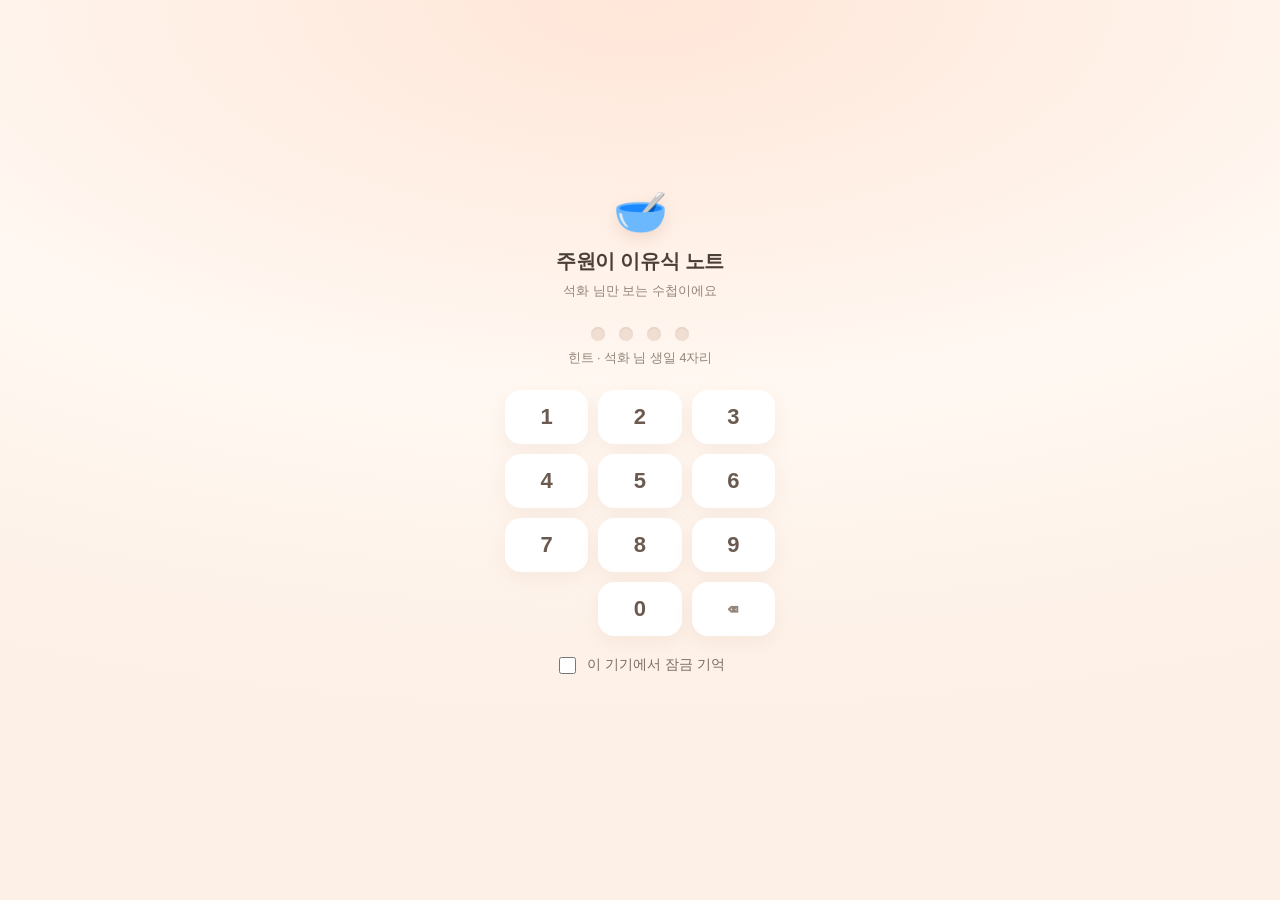
<file: f71wi5zdo2w/index.html>
<!DOCTYPE html>
<html lang="ko">
<head>
<meta charset="UTF-8">
<meta name="viewport" content="width=device-width, initial-scale=1, viewport-fit=cover">
<meta name="theme-color" content="#FFF8F2">
<meta name="robots" content="noindex, nofollow">
<meta name="referrer" content="no-referrer">
<meta name="apple-mobile-web-app-capable" content="yes">
<meta name="mobile-web-app-capable" content="yes">
<meta name="apple-mobile-web-app-status-bar-style" content="default">
<meta name="apple-mobile-web-app-title" content="주원이 이유식">
<meta name="application-name" content="주원이 이유식 노트">
<link rel="apple-touch-icon" sizes="180x180" href="apple-touch-icon.png">
<link rel="icon" type="image/png" sizes="192x192" href="icon-192.png">
<link rel="manifest" href="manifest.webmanifest">
<title>주원이 이유식 노트</title>
<style>
:root{
  --cream:#FFF8F2; --cream2:#FDF0E6; --card:#FFFFFF;
  --peach:#F6AE95; --peach-deep:#E58A6C; --peach-soft:#FDEDE6;
  --mint:#8FCFBB; --mint-soft:#EAF7F2;
  --butter:#FFE7B5; --butter-soft:#FFF7E3;
  --blue:#7FA6D6; --blue-soft:#EEF4FC;
  --text:#4A3F38; --muted:#93857A; --line:#F2E5DA;
  --red:#DB6B58; --red-soft:#FDEDEA; --amber:#C98A32; --amber-soft:#FFF5E4;
  --green:#4C9678; --green-soft:#EAF6F0;
  --shadow:0 6px 20px rgba(198,152,124,.13);
}
*{box-sizing:border-box;-webkit-tap-highlight-color:transparent}
html,body{margin:0;padding:0}
body{
  font-family:-apple-system,BlinkMacSystemFont,"Apple SD Gothic Neo","Pretendard","Noto Sans KR",sans-serif;
  background:linear-gradient(180deg,#FFF8F2 0%,#FDF1E8 40%,#FFF9F4 100%);
  background-attachment:fixed;
  color:var(--text); line-height:1.55; font-size:15px;
  padding-bottom:calc(78px + env(safe-area-inset-bottom)); min-height:100vh;
}
h1,h2,h3,p,ul,ol{margin:0}
ul,ol{padding-left:18px}
small,.small{font-size:12.5px}
.muted{color:var(--muted)}
[hidden]{display:none!important}
button{font-family:inherit;font-size:inherit;cursor:pointer;border:0;background:none;color:inherit}
input,select,textarea{font-family:inherit;font-size:16px;color:var(--text)}

/* ── lock screen ── */
.lock{position:fixed;inset:0;display:flex;align-items:center;justify-content:center;padding:calc(24px + env(safe-area-inset-top)) 24px calc(24px + env(safe-area-inset-bottom));
  background:radial-gradient(120% 80% at 50% 0%,#FFE6D8 0%,#FFF8F2 55%,#FDF0E6 100%);z-index:60}
.lock-card{width:100%;max-width:340px;text-align:center}
.lock-emoji{font-size:44px;line-height:1;filter:drop-shadow(0 6px 8px rgba(200,150,120,.25))}
.lock h1{font-size:20px;font-weight:800;letter-spacing:-.3px;margin-top:12px}
.lock-sub{color:var(--muted);font-size:13px;margin-top:4px}
.dots{display:flex;gap:14px;justify-content:center;margin:26px 0 8px}
.dots i{width:14px;height:14px;border-radius:50%;background:#F0DED2;box-shadow:inset 0 1px 2px rgba(150,110,90,.15);transition:.18s}
.dots i.on{background:var(--peach-deep);transform:scale(1.12)}
.dots.shake{animation:shake .38s}
@keyframes shake{0%,100%{transform:translateX(0)}20%{transform:translateX(-8px)}40%{transform:translateX(8px)}60%{transform:translateX(-5px)}80%{transform:translateX(5px)}}
.lock-hint{font-size:12.5px;color:var(--muted);margin-top:2px}
.keypad{display:grid;grid-template-columns:repeat(3,1fr);gap:10px;margin:22px auto 18px;max-width:270px}
.keypad button{height:54px;border-radius:16px;background:#fff;box-shadow:var(--shadow);font-size:22px;font-weight:600;color:#6B5A50;transition:transform .1s,background .15s}
.keypad button:active{transform:scale(.95);background:var(--peach-soft)}
.keypad .key-del{font-size:19px;color:var(--muted)}
.remember{display:inline-flex;align-items:center;gap:8px;font-size:13.5px;color:#7C6C61}
.remember input{width:17px;height:17px;accent-color:var(--peach-deep)}
.lock-msg{margin-top:12px;font-size:13px;color:var(--red);min-height:18px}

/* ── top bar ── */
.topbar{position:sticky;top:0;z-index:30;background:rgba(255,248,242,.92);backdrop-filter:blur(10px);border-bottom:1px solid rgba(242,229,218,.8);padding-top:env(safe-area-inset-top)}
.topbar-inner{max-width:640px;margin:0 auto;padding:12px 18px 10px;display:flex;align-items:center;justify-content:space-between;gap:10px}
.topbar-date{font-size:11.5px;color:var(--muted);letter-spacing:.2px}
.topbar-title{font-size:17px;font-weight:800;letter-spacing:-.4px}
.icon-btn{width:38px;height:38px;border-radius:50%;background:#fff;box-shadow:var(--shadow);font-size:16px;display:flex;align-items:center;justify-content:center}
.icon-btn:active{transform:scale(.94)}

main{max-width:640px;margin:0 auto;padding:16px 16px 24px}
.tab{animation:fade .22s ease}
@keyframes fade{from{opacity:0;transform:translateY(4px)}to{opacity:1;transform:none}}

.card{background:var(--card);border:1px solid var(--line);border-radius:20px;padding:18px;box-shadow:var(--shadow);margin-bottom:14px}
.card-title{font-size:15.5px;font-weight:800;letter-spacing:-.3px;margin-bottom:4px}
.card-head{display:flex;align-items:center;justify-content:space-between;gap:10px;margin-bottom:8px}
.card-head h2{font-size:15.5px;font-weight:800;letter-spacing:-.3px}
.section-sub{font-size:12.5px;color:var(--muted);margin-bottom:12px}

/* ── hero ── */
.hero{background:linear-gradient(140deg,#FFE6D8 0%,#FFF3E9 55%,#F5FBF7 100%);border:1px solid #FBE3D5;border-radius:24px;padding:20px;box-shadow:var(--shadow);margin-bottom:14px;position:relative;overflow:hidden}
.hero::after{content:"";position:absolute;width:150px;height:150px;border-radius:50%;background:rgba(255,255,255,.45);right:-45px;top:-55px}
.hero-kicker{font-size:12px;color:#A98E7C;font-weight:600}
.hero h1{font-size:23px;font-weight:800;letter-spacing:-.6px;margin-top:3px}
.hero h1 em{font-style:normal;color:var(--peach-deep)}
.hero-stats{display:grid;grid-template-columns:repeat(3,1fr);gap:8px;margin-top:16px;position:relative}
.hero-stats div{background:rgba(255,255,255,.72);border-radius:14px;padding:9px 8px;text-align:center}
.hero-stats b{display:block;font-size:15px;font-weight:800;letter-spacing:-.3px}
.hero-stats span{display:block;font-size:10.5px;color:var(--muted);margin-top:1px}

/* ── pills / chips ── */
.pill{display:inline-block;font-size:11px;font-weight:700;padding:3px 9px;border-radius:999px;letter-spacing:-.1px}
.pill.peach{background:var(--peach-soft);color:#B96A4D}
.pill.mint{background:var(--mint-soft);color:#3F8269}
.pill.butter{background:var(--butter-soft);color:#9A7523}
.pill.blue{background:var(--blue-soft);color:#4A76B0}
.pill.red{background:var(--red-soft);color:var(--red)}
.pill.amber{background:var(--amber-soft);color:var(--amber)}
.pill.green{background:var(--green-soft);color:var(--green)}
.pill.gray{background:#F5F0EC;color:#8D8076}

.chips{display:flex;flex-wrap:wrap;gap:7px;margin:4px 0 12px}
.chips button{font-size:12.5px;font-weight:600;padding:7px 12px;border-radius:999px;background:#FBF5F0;color:#87776C;border:1px solid #F2E5DA}
.chips button.on{background:var(--peach-deep);color:#fff;border-color:var(--peach-deep);box-shadow:0 4px 10px rgba(229,138,108,.28)}

/* ── menu card ── */
.menu{margin-top:2px}
.menu h2{font-size:19px;font-weight:800;letter-spacing:-.5px;margin:8px 0 2px}
.menu .sub{font-size:12.5px;color:var(--muted)}
.menu-row{display:flex;gap:8px;margin-top:12px;flex-wrap:wrap}
.menu-row div{flex:1 1 30%;background:#FFFBF7;border:1px dashed #F0DECF;border-radius:13px;padding:8px 10px;text-align:center}
.menu-row b{display:block;font-size:13px;font-weight:700}
.menu-row span{font-size:10.5px;color:var(--muted)}
.tip{margin-top:12px;background:var(--mint-soft);border-radius:12px;padding:9px 12px;font-size:12.5px;color:#3C7C65}
.next{margin-top:8px;font-size:12px;color:var(--muted)}
.timeline-strip{display:flex;gap:6px;margin-top:12px;overflow-x:auto;padding-bottom:2px}
.timeline-strip div{flex:0 0 auto;padding:6px 10px;border-radius:10px;background:#FBF5F0;font-size:11.5px;color:#87776C;border:1px solid #F4E8DD;text-align:center;min-width:60px}
.timeline-strip div.now{background:var(--peach-deep);color:#fff;border-color:var(--peach-deep)}
.timeline-strip b{display:block;font-size:12px;font-weight:700}

/* ── summary tiles ── */
.tiles{display:grid;grid-template-columns:repeat(3,1fr);gap:8px}
.tiles div{background:#FFFBF7;border:1px solid #F4E8DD;border-radius:14px;padding:10px;text-align:center}
.tiles b{display:block;font-size:17px;font-weight:800;letter-spacing:-.4px}
.tiles span{font-size:10.5px;color:var(--muted)}

/* ── lists ── */
.list-item{display:flex;gap:10px;padding:12px 0;border-top:1px solid #F7EEE7}
.list-item:first-child{border-top:0}
.list-item .body{flex:1;min-width:0}
.list-item .ttl{font-size:14px;font-weight:700;letter-spacing:-.2px;display:flex;align-items:center;gap:6px;flex-wrap:wrap}
.list-item .meta{font-size:11.5px;color:var(--muted);margin-top:2px}
.list-item .memo{font-size:12px;color:#7D6E63;margin-top:4px;white-space:pre-wrap}
.list-item .side{display:flex;flex-direction:column;align-items:flex-end;gap:6px;flex:0 0 auto}
.time-badge{font-size:12px;font-weight:700;color:#A98E7C;background:#FBF3EC;padding:2px 8px;border-radius:8px}
.mini-btn{font-size:11.5px;padding:4px 9px;border-radius:9px;background:#FBF3EC;color:#8B7466;font-weight:600}
.mini-btn:active{transform:scale(.96)}
.mini-btn.warn{background:var(--red-soft);color:var(--red)}
.empty{padding:22px 10px;text-align:center;color:var(--muted);font-size:13px;line-height:1.6}
.empty span{display:block;font-size:22px;margin-bottom:6px;opacity:.6}

/* ── forms ── */
.form{margin-top:8px}
.form-title{font-size:13.5px;font-weight:800;color:#8B7466;margin-bottom:10px}
.field{display:block;margin-bottom:10px}
.field>span{display:block;font-size:12px;font-weight:700;color:#8B7A6E;margin-bottom:5px}
.field input,.field select,.field textarea{width:100%;padding:11px 12px;border-radius:13px;border:1.5px solid var(--line);background:#FFFDFB;outline:none;transition:border-color .15s}
.field input:focus,.field select:focus,.field textarea:focus{border-color:var(--peach)}
.field textarea{resize:vertical}
.date-input{padding:7px 9px;border-radius:10px;border:1.5px solid var(--line);background:#FFFDFB;font-size:13.5px;color:#6B5A50;max-width:150px}
.row2{display:grid;grid-template-columns:1fr 1fr;gap:9px}
.row3{display:grid;grid-template-columns:1fr 1fr 1fr;gap:8px}
.actions{display:flex;gap:8px;margin-top:4px}
.btn{flex:1;padding:12px 16px;border-radius:14px;background:linear-gradient(135deg,#F2A184,#E58A6C);color:#fff;font-weight:700;font-size:14.5px;box-shadow:0 8px 18px rgba(229,138,108,.28);transition:transform .1s}
.btn:active{transform:scale(.98)}
.btn.ghost{background:#FBF5F0;color:#87776C;box-shadow:none;border:1px solid #F2E5DA}
.btn.small{flex:0 0 auto;padding:10px 14px;font-size:13px}
.btn.danger{background:linear-gradient(135deg,#E88474,#D4614C);box-shadow:0 8px 18px rgba(212,97,76,.22)}
.quick{display:flex;flex-wrap:wrap;gap:7px;margin:6px 0 12px}
.quick button{font-size:12.5px;font-weight:700;padding:9px 12px;border-radius:12px;background:#FFFBF7;border:1.5px solid #F2E5DA;color:#7C6C61}
.quick button.on{background:var(--mint-soft);border-color:var(--mint);color:#3F8269}
details.card>summary{list-style:none;cursor:pointer;font-size:15px;font-weight:800;letter-spacing:-.3px;display:flex;align-items:center;justify-content:space-between}
details.card>summary::-webkit-details-marker{display:none}
details.card>summary::after{content:"＋";font-size:16px;color:var(--peach-deep);font-weight:700}
details.card[open]>summary::after{content:"－"}
details.card[open]>summary{margin-bottom:10px}

/* ── fridge ── */
.badge-row{display:flex;flex-wrap:wrap;gap:7px;margin:8px 0 10px}
.badge-row span{font-size:11.5px;font-weight:700;padding:5px 10px;border-radius:999px;background:#F5F0EC;color:#8D8076}
.badge-row span.red{background:var(--red-soft);color:var(--red)}
.badge-row span.amber{background:var(--amber-soft);color:var(--amber)}
.badge-row span.peach{background:var(--peach-soft);color:#B96A4D}
.qty-box{display:flex;align-items:center;gap:6px}
.qty-num{font-size:15px;font-weight:800;min-width:22px;text-align:right}

/* ── allergy ── */
.food-results{max-height:340px;overflow:auto;margin-top:8px}
.food-res{display:flex;gap:10px;padding:10px 0;border-top:1px solid #F7EEE7}
.food-res:first-child{border-top:0}
.food-res .body{flex:1;min-width:0}
.food-res .nm{font-size:13.5px;font-weight:700}
.food-res .desc{font-size:11.5px;color:#7D6E63;margin-top:3px;line-height:1.5}
.food-res .side{display:flex;align-items:flex-start;flex:0 0 auto}

/* ── recipe ── */
.recipe h3{font-size:17px;font-weight:800;letter-spacing:-.4px;margin-bottom:3px}
.recipe .stage{font-size:12px;color:var(--muted)}
.recipe-block{margin-top:14px}
.recipe-block>h4{font-size:12.5px;font-weight:800;color:#A98E7C;margin-bottom:6px;letter-spacing:.1px}
.recipe-block table{width:100%;border-collapse:collapse;font-size:12.5px}
.recipe-block th,.recipe-block td{padding:7px 6px;border-bottom:1px solid #F7EEE7;text-align:left;vertical-align:top}
.recipe-block th{font-size:11.5px;color:var(--muted);font-weight:700}
.recipe-block td b{font-weight:700}
.recipe-block ol,.recipe-block ul{font-size:13px;line-height:1.65}
.recipe-block li{margin-bottom:5px}
.recipe-block p{font-size:13px;line-height:1.65}
.guide-list li{margin-bottom:7px;font-size:13px}
.guide-list b{color:#B96A4D}
.note{background:var(--butter-soft);border-radius:12px;padding:10px 12px;font-size:12.5px;color:#8A6B22;margin-top:10px}
.note.mint{background:var(--mint-soft);color:#3C7C65}
.note.red{background:var(--red-soft);color:#B0503F}

/* ── 단계 표 ── */
.stage-table{width:100%;border-collapse:collapse;font-size:12px;margin-top:6px}
.stage-table th,.stage-table td{padding:8px 5px;border-bottom:1px solid #F7EEE7;text-align:left;vertical-align:top;line-height:1.5}
.stage-table th{font-size:11px;color:var(--muted);font-weight:700;background:#FFFBF7}
.stage-table td b{font-weight:700;color:#6B5A50}
.stage-table tr.now td{background:#FFF6EF}
.stage-table tr.now td:first-child{box-shadow:inset 3px 0 0 var(--peach-deep)}

/* ── 아코디언 상식 ── */
details.acc{border-top:1px solid #F7EEE7;padding:2px 0}
details.acc:first-of-type{border-top:0}
details.acc>summary{list-style:none;cursor:pointer;display:flex;gap:8px;align-items:center;font-size:14px;font-weight:700;letter-spacing:-.2px;padding:11px 0}
details.acc>summary::-webkit-details-marker{display:none}
details.acc>summary::after{content:"▼";margin-left:auto;color:#CBAA95;font-size:10px;transition:transform .2s}
details.acc[open]>summary::after{transform:rotate(180deg)}
details.acc .acc-body{padding:0 2px 14px;font-size:13px;line-height:1.72;color:#5C4F46}
details.acc .acc-body li{margin-bottom:7px}
details.acc .acc-body b{color:#B96A4D}
details.acc .acc-body p{margin-bottom:8px}
.qa b{display:block;font-size:13px;color:#6B5A50}
.src{font-size:11px;color:#A2938A;margin-top:4px}
.ref-list li{margin-bottom:7px;font-size:12.5px}
.ref-list a{color:#B96A4D;text-decoration:none;border-bottom:1px solid #F0D6C7}

/* ── 냉장고 기간 배지 ── */
.day-badges{display:flex;flex-wrap:wrap;gap:5px;margin-top:6px}
.day-badges span{font-size:11px;font-weight:700;padding:3px 8px;border-radius:8px;background:#FBF3EC;color:#8B7466;letter-spacing:-.1px}
.day-badges .left-ok{background:var(--green-soft);color:var(--green)}
.day-badges .left-soon{background:var(--amber-soft);color:var(--amber)}
.day-badges .left-today{background:var(--peach-soft);color:#B96A4D}
.day-badges .left-expired{background:var(--red-soft);color:var(--red)}

/* ── 알러지 신규 재료 안내 ── */
.guide-card{background:linear-gradient(140deg,#F2FAF6 0%,#FFF9F3 100%);border:1px solid #DCEEE5}
.guide-card ul{font-size:12.8px;line-height:1.7;color:#4F6B5E;margin-top:6px}
.guide-card li{margin-bottom:5px}
.guide-card b{color:#3C7C65}
.food-hint{margin:2px 0 12px;padding:11px 13px;border-radius:13px;background:var(--mint-soft);border:1px solid #D2E9DF;font-size:12.5px;line-height:1.65;color:#3C6B58}
.food-hint.warn{background:var(--amber-soft);border-color:#F5E2BB;color:#8A6520}
.food-hint.danger{background:var(--red-soft);border-color:#F6D3CC;color:#A94C3B}
.food-hint .hint-name{font-weight:800;font-size:13.5px;display:block;margin-bottom:3px}
.food-hint .hint-line{display:block;margin-top:3px}

/* ── tab bar ── */
.tabbar{position:fixed;left:0;right:0;bottom:0;z-index:40;background:rgba(255,251,247,.96);backdrop-filter:blur(12px);border-top:1px solid #F2E5DA;padding:6px 4px calc(6px + env(safe-area-inset-bottom))}
.tabbar-inner{max-width:640px;margin:0 auto;display:flex}
.tabbar button{flex:1;display:flex;flex-direction:column;align-items:center;gap:3px;padding:7px 2px 5px;font-size:11px;color:#A2938A;font-weight:600;border-radius:12px}
.tabbar button i{font-style:normal;font-size:19px;line-height:1.1;filter:grayscale(.35);opacity:.85}
.tabbar button.on{color:var(--peach-deep);background:#FDF0E8}
.tabbar button.on i{filter:none;opacity:1}

/* ── toast ── */
.toast{position:fixed;left:50%;bottom:calc(94px + env(safe-area-inset-bottom));transform:translateX(-50%) translateY(10px);background:rgba(74,63,56,.94);color:#fff;font-size:13px;padding:10px 18px;border-radius:999px;opacity:0;pointer-events:none;transition:.24s;z-index:80;max-width:86vw;text-align:center}
.toast.show{opacity:1;transform:translateX(-50%) translateY(0)}
</style>
</head>
<body>

<!-- ─────────── 잠금 화면 ─────────── -->
<section class="lock" id="lock">
  <div class="lock-card">
    <div class="lock-emoji">🥣</div>
    <h1>주원이 이유식 노트</h1>
    <p class="lock-sub">석화 님만 보는 수첩이에요</p>
    <div class="dots" id="pinDots"><i></i><i></i><i></i><i></i></div>
    <p class="lock-hint">힌트 · 석화 님 생일 4자리</p>
    <div class="keypad" id="keypad">
      <button type="button" data-k="1">1</button>
      <button type="button" data-k="2">2</button>
      <button type="button" data-k="3">3</button>
      <button type="button" data-k="4">4</button>
      <button type="button" data-k="5">5</button>
      <button type="button" data-k="6">6</button>
      <button type="button" data-k="7">7</button>
      <button type="button" data-k="8">8</button>
      <button type="button" data-k="9">9</button>
      <button type="button" data-k="none" style="visibility:hidden">·</button>
      <button type="button" data-k="0">0</button>
      <button type="button" data-k="del" class="key-del">⌫</button>
    </div>
    <label class="remember"><input type="checkbox" id="rememberDevice"><span>이 기기에서 잠금 기억</span></label>
    <p class="lock-msg" id="lockMsg" role="status"></p>
  </div>
</section>

<!-- ─────────── 앱 ─────────── -->
<div id="app" hidden>
  <header class="topbar">
    <div class="topbar-inner">
      <div>
        <p class="topbar-date" id="topDate"></p>
        <h1 class="topbar-title">주원이 이유식 노트</h1>
      </div>
      <button class="icon-btn" id="lockNow" title="잠그기" aria-label="잠그기">🔒</button>
    </div>
  </header>

  <main>
    <section class="tab" id="tab-home"></section>

    <!-- 기록 -->
    <section class="tab" id="tab-log" hidden>
      <div class="card">
        <div class="card-head">
          <h2>오늘 기록</h2>
          <input type="date" id="logDate" class="date-input">
        </div>
        <div class="quick" id="quickTypes">
          <button type="button" data-type="이유식">🥣 이유식</button>
          <button type="button" data-type="분유">🍼 분유</button>
          <button type="button" data-type="모유">🤱 모유</button>
          <button type="button" data-type="간식·물">🍎 간식·물</button>
          <button type="button" data-type="변·반응">💩 변·반응</button>
        </div>
        <div class="tiles" id="logSummary"></div>
        <form class="form" id="logForm" autocomplete="off" novalidate>
          <input type="hidden" id="logId">
          <p class="form-title" id="logFormTitle">기록 추가</p>
          <div class="row2">
            <label class="field"><span>종류</span>
              <select id="logType">
                <option>이유식</option><option>분유</option><option>모유</option><option>간식·물</option><option>변·반응</option>
              </select>
            </label>
            <label class="field"><span>시각</span><input type="time" id="logTime"></label>
          </div>
          <label class="field"><span>메뉴 / 제품명</span><input id="logTitle" placeholder="예: 소고기 당근 미음"></label>
          <div class="row2">
            <label class="field"><span>양</span><input id="logAmount" type="number" inputmode="decimal" step="1" placeholder="60"></label>
            <label class="field"><span>단위</span>
              <select id="logUnit"><option value="g">g</option><option value="ml">ml</option></select>
            </label>
          </div>
          <label class="field"><span>메모</span><textarea id="logMemo" rows="2" placeholder="변 상태, 입 주변 반응, 잘 먹은 정도"></textarea></label>
          <div class="actions">
            <button type="submit" class="btn">저장</button>
            <button type="button" class="btn ghost" id="logCancel" hidden>취소</button>
          </div>
        </form>
      </div>
      <div class="card">
        <h2 class="card-title">타임라인</h2>
        <div id="logList"></div>
      </div>
    </section>

    <!-- 알러지 -->
    <section class="tab" id="tab-allergy" hidden>
      <div class="card guide-card">
        <h2 class="card-title">새 재료 시작 전, 이것만 지켜요</h2>
        <ul>
          <li><b>한 번에 1가지</b> — 새 재료 하나만 추가하고, 이미 통과한 재료와 섞어서. 첫날은 1작은술부터.</li>
          <li><b>오전~낮에 소량부터</b> — 병원 문이 열려 있는 시간에 시도하고, 먹인 뒤 2시간은 특히 살펴요.</li>
          <li><b>최소 3일 간격</b> — 입 주변 발진·두드러기, 설사·변비, 구토, 보챔·가려움을 관찰. 이상이 없으면 통과.</li>
          <li><b>컨디션·예방접종</b> — 아기가 처져 있거나 열이 나고, 예방접종 직후에는 새 재료를 미뤄요.</li>
        </ul>
        <p class="small" style="margin-top:8px;color:#6E8C80">이름을 적으면 271종 백과에서 권장 시기와 손질·주의사항을 바로 찾아 드려요.</p>
      </div>
      <div class="card">
        <h2 class="card-title">식재료 · 제품 기록</h2>
        <p class="section-sub">새 재료는 3일 간격으로 하나씩, 오전에 시도해요. 첫날은 1작은술부터.</p>
        <div class="chips" id="allergyFilters"></div>
        <div id="allergyList"></div>
      </div>
      <details class="card" id="allergyFormBox">
        <summary>새 식재료 / 제품 추가</summary>
        <form class="form" id="allergyForm" autocomplete="off" novalidate>
          <input type="hidden" id="aId">
          <div class="row2">
            <label class="field"><span>구분</span>
              <select id="aKind"><option>식재료</option><option>제품</option></select>
            </label>
            <label class="field"><span>상태</span>
              <select id="aStatus"><option>미시도</option><option>테스트중</option><option>통과</option><option>주의</option><option>이상반응</option></select>
            </label>
          </div>
          <label class="field"><span>이름</span><input id="aName" placeholder="예: 당근 / 퓨어잇 쌀떡뻥" autocomplete="off"></label>
          <div id="aFoodHint" class="food-hint" hidden></div>
          <label class="field"><span>브랜드 · 제품명 (제품일 때)</span><input id="aBrand" placeholder="예: 퓨어잇 아기 쌀떡뻥 (무염·무당)"></label>
          <div class="row2">
            <label class="field"><span>시작일</span><input type="date" id="aStart"></label>
            <label class="field"><span>종료일</span><input type="date" id="aEnd"></label>
          </div>
          <label class="field"><span>증상 · 메모</span><textarea id="aMemo" rows="2" placeholder="입 주변 발진, 변 상태, 급여량 등"></textarea></label>
          <div class="actions">
            <button type="submit" class="btn">저장</button>
            <button type="button" class="btn ghost" id="aCancel" hidden>취소</button>
          </div>
        </form>
      </details>
      <details class="card">
        <summary>📚 식재료 백과 검색 (271종)</summary>
        <input type="search" id="foodSearch" placeholder="이름으로 검색 (예: 당근, 오트밀)" style="width:100%;padding:11px 12px;border-radius:13px;border:1.5px solid var(--line);background:#FFFDFB;outline:none">
        <div class="food-results" id="foodResults"><p class="muted small" style="padding:10px 0">이름을 입력하면 초기·중기 조리법이 나와요.</p></div>
      </details>
    </section>

    <!-- 냉장고 -->
    <section class="tab" id="tab-fridge" hidden>
      <div class="card">
        <h2 class="card-title">냉장고 · 냉동실</h2>
        <p class="section-sub">D-day는 소비기한에서 오늘을 뺀 날짜예요. 만든 날을 넣고 추천 기한을 눌러도 돼요.</p>
        <div class="badge-row" id="fridgeBadges"></div>
        <div class="chips" id="fridgeFilters"></div>
        <div id="fridgeList"></div>
      </div>
      <details class="card" id="fridgeFormBox">
        <summary>보관 항목 추가</summary>
        <form class="form" id="fridgeForm" autocomplete="off" novalidate>
          <input type="hidden" id="fId">
          <div class="row2">
            <label class="field"><span>보관 위치</span>
              <select id="fLoc"><option>냉장</option><option>냉동</option><option>실온</option></select>
            </label>
            <label class="field"><span>수량 / 용량</span>
              <div style="display:flex;gap:6px">
                <input id="fQty" type="number" inputmode="decimal" min="0" placeholder="3" style="flex:1">
                <input id="fUnit" placeholder="개" style="width:64px">
              </div>
            </label>
          </div>
          <label class="field"><span>제품 · 큐브 이름</span><input id="fName" placeholder="예: 당근 큐브"></label>
          <div class="row2">
            <label class="field"><span>만든 날 / 개봉일</span><input type="date" id="fMade"></label>
            <label class="field"><span>소비기한</span><input type="date" id="fExp"></label>
          </div>
          <p class="small muted" style="margin:-4px 0 8px">추천 기한 채우기</p>
          <div class="quick" id="expPresets">
            <button type="button" data-days="2">냉장 2일</button>
            <button type="button" data-days="3">냉장 3일</button>
            <button type="button" data-days="14">냉동 14일</button>
            <button type="button" data-days="7">냉동 7일</button>
            <button type="button" data-days="0">직접 입력</button>
          </div>
          <label class="field"><span>메모</span><textarea id="fMemo" rows="2" placeholder="소분 냉동, 개봉 후 3일 등"></textarea></label>
          <div class="actions">
            <button type="submit" class="btn">저장</button>
            <button type="button" class="btn ghost" id="fCancel" hidden>취소</button>
          </div>
        </form>
      </details>
    </section>

    <!-- 조리법 -->
    <section class="tab" id="tab-recipe" hidden>
      <div class="card">
        <div class="card-head">
          <h2>오늘 단계 조리법</h2>
          <span class="pill mint" id="recipeStagePill"></span>
        </div>
        <div class="chips" id="recipeChips"></div>
        <div id="recipeBody"></div>
      </div>
      <div class="card">
        <h2 class="card-title">시기별 기준</h2>
        <p class="section-sub">삐뽀뽀 119 · 질병관리청 이유기보충식 기준을 주원이 단계에 맞춰 정리했어요. 아이마다 먹는 양은 달라요.</p>
        <table class="stage-table">
          <thead><tr><th>시기</th><th>묽기 · 입자</th><th>하루 횟수</th><th>1회 양</th><th>수유</th></tr></thead>
          <tbody>
            <tr class="now"><td><b>초기</b><br>만 6개월</td><td>10배미음 → 7배죽<br>체에 거른 고운 입자</td><td>1회<br><small>익으면 1~2회</small></td><td>30~70g<br><small>2단계 50~70g</small></td><td>500~900ml<br><small>이유식 직후 보충</small></td></tr>
            <tr><td><b>중기</b><br>만 7~8개월</td><td>5배죽<br>2~4mm 다지기</td><td>2회<br>+ 간식 1회</td><td>70~120g</td><td>500~700ml</td></tr>
            <tr><td><b>후기</b><br>만 9~11개월</td><td>3배죽~진밥<br>5~7mm</td><td>3회</td><td>120~150g</td><td>500~600ml</td></tr>
            <tr><td><b>완료기</b><br>만 12~15개월</td><td>진밥 · 무른 어른 밥<br>7~10mm</td><td>3회<br>+ 간식 2회</td><td>120~180g<br><small>밥 90~100g</small></td><td>300~500ml</td></tr>
          </tbody>
        </table>
        <p class="note mint">지금 주원이 · <b>초기 2단계</b> — 하루 1회 50~70g(곡류 30~40g + 소고기 10~15g + 채소 10~15g). 남긴 양보다 잘 먹는 표정과 성장 곡선을 봐요.</p>
      </div>

      <div class="card">
        <h2 class="card-title">이유식 상식 · 삐뽀뽀 119</h2>
        <p class="section-sub">하정훈 원장 기준으로 정리했어요. 궁금한 항목을 눌러 펼쳐 보세요.</p>

        <details class="acc" open>
          <summary>① 철분과 소고기 — 매일 한 끼</summary>
          <div class="acc-body">
            <ul>
              <li>만 6개월 무렵이면 엄마에게 받은 저장 철분이 거의 바닥나요. 그래서 <b>이유식 시작과 함께 소고기를 매일</b> 넣어요. 철분은 피를 만들고 뇌가 자라는 데 쓰여요.</li>
              <li>초기 하루 10~15g, 중기 이후 20~40g 안팎. 기름·힘줄이 적은 <b>안심·우둔·홍두깨</b>가 좋아요.</li>
              <li><b>핏물은 빼지 않아요.</b> 빨간 물은 피가 아니라 철분이 든 미오글로빈이에요. 물에 담그면 철분 90% 이상, 비타민B12까지 빠져나가요. 냄새가 신경 쓰이면 키친타월로 겉만 눌러 닦고, 끓는 물에 살짝 데치면 돼요. 끓일 때 뜨는 갈색 거품도 불순물이 아니라 응고된 단백질이라 걸러내지 않아도 돼요.</li>
              <li>고기는 <b>육수보다 고기 자체</b>를 먹이는 게 철분에 좋아요. 브로콜리·파프리카처럼 비타민C가 많은 채소를 곁들이면 흡수가 더 좋아져요.</li>
            </ul>
            <p class="src">참고 · 하정훈의 삐뽀뽀 119 #876 '소고기 핏물빼기! 할까요? 말까요?'</p>
          </div>
        </details>

        <details class="acc">
          <summary>② 새 재료 테스트 — 3일 간격 하나씩</summary>
          <div class="acc-body">
            <ul>
              <li><b>한 번에 한 가지</b>만 새로 넣고, 이미 통과한 재료와 섞어 줘요. 새 재료는 첫날 1작은술부터.</li>
              <li><b>오전~낮</b>에 시도해요. 병원 문이 열려 있고, 반응이 나와도 하루 동안 지켜볼 수 있어요. 이유식 직후 2시간은 특히 살펴요.</li>
              <li><b>최소 3일</b>은 같은 재료로. 입 주변 발진·두드러기·눈이나 입술 붓기·구토·설사·변비·보챔·가려움을 봐요. 3일째까지 이상이 없으면 통과로 적어 두면 돼요.</li>
              <li>아기 <b>컨디션이 안 좋거나 예방접종 직후</b>, 열이 날 때는 새 재료를 미뤄요. 반응이 왔을 때 무엇 때문인지 알 수 없어요.</li>
              <li>입술·얼굴이 붓거나 숨이 힘들어하면 <b>바로 119</b>에 연락해요.</li>
            </ul>
          </div>
        </details>

        <details class="acc">
          <summary>③ 달걀과 알레르기 식품 — 미루지 않기</summary>
          <div class="acc-body">
            <ul>
              <li>달걀은 <b>만 6개월부터 완숙</b>으로 시작해요. 최근 지침은 노른자와 흰자를 <b>함께</b> 시작해도 된다고 바뀌었어요(노른자 먼저 1~2개월 뒤 흰자도 괜찮아요).</li>
              <li>반 티스푼부터, <b>돌 전 주 2개 이내</b>. 12분 완숙으로 삶아 으깨고, 노른자만 줄 때도 완전히 익혀요.</li>
              <li>알레르기를 잘 일으키는 식품(달걀·우유·밀·땅콩·견과·생선·갑각류)을 <b>일부러 늦추지 않아요</b>. 최근 지침은 오히려 이른 도입이 알레르기 예방에 도움이 된다고 봐요.</li>
              <li>땅콩버터는 100% 무가당을 <b>얇게</b> 발라 주고 덩어리째 주지 않아요. 꿀·생우유는 돌 전 금지예요.</li>
            </ul>
            <p class="src">참고 · 삐뽀뽀 119 #459 '이유식에 계란 시작하는 방법, 이렇게 개정합니다' · #846 '이유식에 계란 먹이기'</p>
          </div>
        </details>

        <details class="acc">
          <summary>④ 오일 · 간 · 물 · 과일</summary>
          <div class="acc-body">
            <ul>
              <li><b>정제 카놀라유가 기본</b>이에요. 초기 하루 2.5cc(작은술 반)에서 시작해 <b>이유식 100g당 5cc</b>, 후기 세 끼면 끼니당 5cc로 하루 10~15cc까지 늘려요. 맛·향이 적어 재료 본연의 맛을 익히는 데도 좋아요.</li>
              <li>넣는 때는 <b>데운 이유식에 먹이기 직전</b>. 넣고 다시 끓이거나 냉동 전에 섞으면 산화돼요. 개봉한 기름은 냉장 보관하고 산패 냄새가 나면 버려요.</li>
              <li>올리브유는 가끔 맛 경험용 소량, 참기름은 중기 이후 소량이면 충분해요.</li>
              <li><b>돌 전 무염·무당.</b> 소금·설탕·간장·된장은 넣지 않아요(두 돌까지 무염 권장). 시판 이유식·과자도 나트륨·당류 표시를 확인해요.</li>
              <li><b>물은 만 6개월부터</b> 식사 때 빨대컵·스파우트컵으로 조금씩. 수유를 대신하지 않게 하루 120~240ml 이내로, 컵에 물 마시는 연습이라고 생각해요. 컵은 식사·간식 때만.</li>
              <li>과일은 생과일보다 <b>익혀서 으깬 것</b> 위주로. <b>과일주스는 돌 전 금지</b>(돌 이후에도 하루 120ml 이하, 컵으로).</li>
            </ul>
            <p class="src">참고 · 삐뽀뽀 119 #845(이유식 기름) · #436(소금간) · 삐뽀뽀 정유미 TV #381(컵·숟가락)</p>
          </div>
        </details>

        <details class="acc">
          <summary>⑤ 절대 금지 · 안전 상식</summary>
          <div class="acc-body">
            <ul>
              <li><b>꿀은 만 12개월 전 절대 금지</b> — 영아 보툴리누스증 위험. 꿀이 든 과자·음료도 마찬가지예요.</li>
              <li><b>생우유는 돌 이후</b>가 주된 음료 기준. 돌 전에는 요리에 아주 조금만, 요구르트·치즈는 중기 이후 소량부터.</li>
              <li><b>질식 위험</b>: 통포도·방울토마토·통견과류·생당근·단단한 사과 조각·떡·핫도그·사탕. 잘게 썰거나 으깨고, 견과류는 갈아서. 4세 전까지 특히 조심해요.</li>
              <li><b>앉아서</b> 먹여요. 눕히거나 걸어 다니며, 웃기거나 놀리는 중에는 주지 않아요. 차 안·이동 중에는 피해요.</li>
              <li>숟가락·그릇은 매번 씻고, 만든 이유식은 <b>2시간 안</b>에 먹이거나 바로 식혀 보관해요. 날고기 도마·칼은 채소용과 분리해요.</li>
              <li>간(소간)은 비타민A가 매우 많아 돌 전에는 주지 않아요. 철분은 살코기로 채워요.</li>
            </ul>
          </div>
        </details>

        <details class="acc">
          <summary>⑥ 위생 · 보관 — 74℃, 냉장 2일 · 냉동 2주</summary>
          <div class="acc-body">
            <ul>
              <li>먹이기 전 <b>74℃ 이상</b>으로 충분히 데우고 40℃쯤 식혀요. 한 번 데운 것은 다시 데우지 않고, 남기지 않아요.</li>
              <li><b>아기 침이 닿은 이유식은 재보관 금지</b> — 남은 건 바로 버려요.</li>
              <li><b>해동 후 재냉동 금지.</b> 해동은 전날 밤 냉장고로 옮기거나 중탕, 전자레인지는 10초씩 끊어 저어요. 상온 해동은 피해요.</li>
              <li>보관 기한은 <b>냉장 2일 · 냉동 2주</b>가 기준이에요. 냉동은 1주 안에 먹이면 더 좋고, 냉장은 조리 후 24시간 안이 안전해요.</li>
              <li>만든 이유식은 <b>넓은 그릇에 펼쳐 빨리</b> 식힌 뒤 소분해 얼려요. 큐브에 만든 날짜를 적어 두면 헷갈리지 않아요.</li>
            </ul>
          </div>
        </details>

        <details class="acc">
          <summary>⑦ 최근에 바뀐 이유식 지침 4가지</summary>
          <div class="acc-body">
            <ul>
              <li><b>만 6개월에 시작</b> — 모유·분유 상관없이 만 6개월(180일) 무렵이 기준이에요.</li>
              <li><b>질감은 빨리 올리기</b> — 너무 오래 묽은 미음만 먹이지 않고, 잘 먹으면 중기 질감까지 서둘러 올려도 돼요. 초기에 구역질은 대부분 적응 과정이에요.</li>
              <li><b>밥과 반찬을 분리</b> — 죽 하나에 다 섞기보다 토핑으로 얹어 주면 맛과 질감을 따로 익혀요.</li>
              <li><b>특정 음식 제한하지 않기</b> — 알레르기 걱정에 미루기보다 돌 전에 다양한 음식을 경험하게 해요.</li>
              <li>6~7개월부터 <b>핑거푸드</b>를 곁들여 스스로 집어 먹는 연습을 시작해요.</li>
            </ul>
            <p class="src">참고 · 삐뽀뽀 119 #340 '이유식 시작하기 전에 꼭 알아둘 최근에 바뀐 4가지 이유식 지침'</p>
          </div>
        </details>

        <details class="acc">
          <summary>⑧ 곡류 · 잡곡과 쌀 비소</summary>
          <div class="acc-body">
            <ul>
              <li>쌀미음으로 시작하고, 잘 먹으면 <b>초기부터 잡곡을 50%까지</b> 섞어도 돼요. 현미는 씻고 충분히 불려 비소 농도를 줄여요.</li>
              <li>잡곡은 철분·식이섬유·미네랄이 많아 초기부터 다양한 곡물을 경험하는 게 좋아요.</li>
              <li>밀가루는 <b>7개월 전</b>에 한 번 경험해 두는 편이 좋아요(알레르기 예방).</li>
            </ul>
            <p class="src">참고 · 삐뽀뽀 119 #566 '잡곡 많이 먹으면 큰일 날까요?'</p>
          </div>
        </details>
      </div>

      <div class="card">
        <h2 class="card-title">실전 Q&amp;A</h2>
        <p class="section-sub">하정훈 원장 영상에서 가장 많이 나오는 질문들이에요.</p>
        <details class="acc" open>
          <summary>소고기 핏물, 진짜 안 빼도 되나요?</summary>
          <div class="acc-body"><p>네. 빨간 물은 피가 아니라 철분이 풍부한 미오글로빈이에요. 물에 담그면 철분이 90% 이상 빠져나가요. 키친타월로 겉만 닦거나 끓는 물에 살짝 데치면 충분해요. (<b>#876</b>)</p></div>
        </details>
        <details class="acc">
          <summary>달걀은 노른자부터? 흰자는 언제?</summary>
          <div class="acc-body"><p>최근 지침은 만 6개월부터 <b>노른자와 흰자를 함께</b> 완숙으로 시작해도 된다고 해요. 알레르기 예방에는 다양한 음식을 일찍 경험시키는 게 도움이 돼요. 노른자 먼저 1~2개월 뒤 흰자도 괜찮아요. (<b>#459</b>, <b>#846</b>)</p></div>
        </details>
        <details class="acc">
          <summary>이유식은 꼭 미음부터 시작해야 하나요?</summary>
          <div class="acc-body"><p>최근 지침은 <b>질감을 빨리 올리라</b>고 해요. 잘 먹으면 미음에 오래 머무르지 말고 죽 질감으로 넘어가도 돼요. 다만 지금처럼 체에 거른 고운 질감에서 시작한 단계는 아이 적응을 보며 올려요. (<b>#340</b>)</p></div>
        </details>
        <details class="acc">
          <summary>알레르기 걱정되는 음식은 늦게 줘야 하나요?</summary>
          <div class="acc-body"><p>아니요. 최근에는 <b>미루는 것이 오히려 알레르기 위험</b>을 높인다고 봐요. 한 번에 하나씩, 3일 간격으로 돌 전에 다양한 음식을 경험시켜요. (<b>#340</b>)</p></div>
        </details>
        <details class="acc">
          <summary>기름은 꼭 넣어야 하나요?</summary>
          <div class="acc-body"><p>채소가 많은 이유식이나 지방이 적은 시판 이유식을 먹일 때는 <b>보험처럼</b> 넣어 주는 게 좋아요. 두뇌·시력 발달에 필요한 오메가3·필수지방산을 채우는 목적이에요. 데운 뒤 먹이기 직전 2.5cc부터. (<b>#845</b>)</p></div>
        </details>
        <details class="acc">
          <summary>물은 언제부터, 얼마나?</summary>
          <div class="acc-body"><p>이유식을 시작하는 <b>만 6개월부터</b> 식사 때 컵으로 조금씩. 하루 120~240ml를 넘기지 않고, 수유를 대신하지 않게 해요. 빨대컵·스파우트컵은 연습용이고 컵은 식사·간식 때만 써요. (<b>#381</b>)</p></div>
        </details>
        <details class="acc">
          <summary>간은 언제부터? 소금은?</summary>
          <div class="acc-body"><p>간은 <b>두 돌까지 하지 않는 것</b>이 권장이에요. 소금·간장·설탕 대신 재료 본연의 맛으로 익혀요. (<b>#436</b>)</p></div>
        </details>
        <details class="acc">
          <summary>변비나 설사가 생기면?</summary>
          <div class="acc-body"><p>변비는 수분·섬유(고구마·배·자두)를 늘리고 기름을 조금 더해요. 설사는 원인 재료를 잠시 빼고 수유를 충분히 해요. 혈변이나 38℃ 이상 열, 축 처짐·소변 감소가 있으면 바로 진료를 받아요.</p></div>
        </details>
      </div>

      <div class="card">
        <h2 class="card-title">참고한 영상 · 자료</h2>
        <ul class="ref-list" style="padding-left:16px">
          <li><a href="https://www.youtube.com/watch?v=8QJY6oC3v9E" target="_blank" rel="noopener">#876 소고기 핏물빼기! 할까요? 말까요?</a> — 하정훈의 삐뽀뽀 119 소아과</li>
          <li><a href="https://www.youtube.com/watch?v=hlMOTbyDr2A" target="_blank" rel="noopener">#459 이유식에 계란 시작하는 방법! 이렇게 개정합니다</a> — 하정훈의 삐뽀뽀 119 소아과</li>
          <li><a href="https://www.hibonny.com/videos/XUb4CDlOBYs" target="_blank" rel="noopener">#846 이유식에 계란 먹이기 · 요리와 보관 주의사항</a></li>
          <li><a href="https://www.hibonny.com/videos/HMM_IdFEOg4" target="_blank" rel="noopener">#340 최근에 바뀐 이유식 지침 4가지</a></li>
          <li><a href="https://www.hibonny.com/videos/eiZGmSHBz-w" target="_blank" rel="noopener">#566 잡곡 · 현미 · 통곡식 건강하게 먹기</a></li>
          <li><a href="https://www.hibonny.com/videos/x0ig9-lzoz0" target="_blank" rel="noopener">#381 숟가락과 컵은 언제부터 (삐뽀뽀 정유미 TV)</a></li>
          <li><a href="https://health.kdca.go.kr/healthinfo/biz/health/gnrlzHealthInfo/gnrlzHealthInfo/gnrlzHealthInfoView.do?cntnts_sn=5470" target="_blank" rel="noopener">질병관리청 국가건강정보포털 · 이유기보충식(이유식)</a></li>
        </ul>
        <p class="note">영상 내용은 원장님 기준이에요. 아이 상태가 걱정되면 영유아검진이나 소아청소년과에서 주원이 상황에 맞춰 상담해요.</p>
      </div>
    </section>

    <!-- 설정 -->
    <section class="tab" id="tab-settings" hidden>
      <div class="card">
        <h2 class="card-title">주원이 정보</h2>
        <p class="section-sub">여기 값을 바꾸면 생후 일수·이유식 일차가 다시 계산돼요.</p>
        <div class="row2">
          <label class="field"><span>출생일</span><input type="date" id="setBirth"></label>
          <label class="field"><span>이유식 시작일</span><input type="date" id="setStart"></label>
        </div>
        <div class="actions">
          <button type="button" class="btn small" id="saveSettings">저장</button>
        </div>
      </div>
      <div class="card">
        <h2 class="card-title">백업 · 복원</h2>
        <p class="section-sub">기록은 이 기기 브라우저에만 저장돼요. 폰을 바꾸기 전에 꼭 백업해 주세요.</p>
        <div class="actions" style="margin-bottom:8px">
          <button type="button" class="btn ghost" id="exportBtn">JSON 내보내기</button>
          <button type="button" class="btn ghost" id="importBtn">불러오기</button>
        </div>
        <input type="file" id="importFile" accept="application/json,.json" hidden>
        <p class="small muted" id="dataStat"></p>
      </div>
      <div class="card">
        <h2 class="card-title">잠금</h2>
        <label class="remember" style="margin-top:4px"><input type="checkbox" id="rememberToggle"><span>이 기기에서 잠금 기억하기</span></label>
        <div class="actions" style="margin-top:12px">
          <button type="button" class="btn ghost" id="lockNow2">지금 잠그기</button>
        </div>
      </div>
      <div class="card">
        <h2 class="card-title">처음 상태로</h2>
        <p class="section-sub">기록·알러지·냉장고를 처음 넣어 둔 상태로 되돌려요. 되돌리면 복구할 수 없어요.</p>
        <button type="button" class="btn danger" id="resetBtn">초기화</button>
      </div>
      <p class="small muted" style="text-align:center;padding:4px 0 8px">주원이 이유식 노트 · 석화 님 전용</p>
    </section>
  </main>

  <nav class="tabbar">
    <div class="tabbar-inner">
      <button type="button" data-tab="home" class="on"><i>🏠</i>홈</button>
      <button type="button" data-tab="log"><i>📝</i>기록</button>
      <button type="button" data-tab="allergy"><i>🥕</i>알러지</button>
      <button type="button" data-tab="fridge"><i>🧊</i>냉장고</button>
      <button type="button" data-tab="recipe"><i>🍲</i>조리법</button>
      <button type="button" data-tab="settings"><i>⚙️</i>설정</button>
    </div>
  </nav>
</div>

<div class="toast" id="toast"></div>

<script>
/* ───────── 식재료 백과 데이터 (기존 계산기 271종) ───────── */
const foods = [
// ── 채소·버섯
  { name: "애호박", cat: "채소", when: "초기", cls: "b-early", desc: "만 6개월 초기 · 껍질과 가운데 씨·심지를 도려내고 찜통에 7~8분 쪄서 곱게 으깨요. 수분이 많아 죽이 묽어지니 쌀미음을 되직하게 끓인 뒤 섞고, 첫날은 1작은술부터 3일간 변과 입 주변을 살펴요." },
  { name: "양배추", cat: "채소", when: "초기", cls: "b-early", desc: "만 6개월 초기 · 겉잎과 굵은 심지를 떼고 안쪽 연한 잎만 10분 삶아요. 삶은 물은 질산염이 우러나므로 버리고, 다진 잎 10~15g을 쌀죽에 섞으면 설탕 없이도 단맛이 돌아요. 첫 3일은 1작은술부터 먹이고 가스·변 상태를 살펴요." },
  { name: "청경채", cat: "채소", when: "초기", cls: "b-early", desc: "만 6개월 초기 · 잎과 연한 줄기만 3~4분 데쳐 찬물에 헹구고 곱게 다져요. 밑동의 질긴 심지는 잘라내고, 데친 물은 버려요. 잎채소 중 질감이 부드러워 첫 초록 채소로 좋아요." },
  { name: "비타민(타트소이)", cat: "채소", when: "초기", cls: "b-early", desc: "만 6개월 초기 · 줄기보다 부드러운 잎 끝만 골라 끓는 물에 30초~1분 데쳐요. 데친 물은 버리고 체에 내려 미음에 섞으며, 잎이 얇아 금방 물러지니 오래 익히지 마세요. 첫날 1작은술, 3일간 입 주변 발진을 확인해요." },
  { name: "브로콜리", cat: "채소", when: "초기", cls: "b-early", desc: "만 6개월 초기 · 굵은 대는 섬유질이 질겨 빼고 꽃봉오리만 5분 쪄서 아주 곱게 다져요. 비타민C와 엽산이 많지만 물에 녹아나므로 삶기보다 찌는 편이 좋고, 데친 물은 버려요." },
  { name: "콜리플라워", cat: "채소", when: "초기", cls: "b-early", desc: "만 6개월 초기 · 꽃송이만 5~6분 쪄서 곱게 으깨요. 대와 잎은 질기니 제거하고, 색이 누렇게 변한 송이는 빼세요. 맛이 담백해 소고기 미음과 가장 잘 어울리고, 한 끼 10~15g이면 충분해요." },
  { name: "감자", cat: "채소", when: "초기", cls: "b-early", desc: "만 6개월 초기 · 채소가 아니라 곡류를 대신하는 탄수화물이에요. 싹이 난 부분과 초록으로 변한 껍질에는 솔라닌이 있어 반드시 깊게 도려내고, 삶아 으깬 뒤 물을 조금씩 넣어 농도를 맞춰요." },
  { name: "고구마", cat: "채소", when: "초기", cls: "b-early", desc: "만 6개월 초기 · 껍질을 벗기고 2cm 토막 내 15분 쪄서 뜨거울 때 으깨요. 단맛이 강해 아기가 잘 먹지만 곡류 대신 주식 개념이라 양을 조절하고, 많이 먹으면 변비·가스가 생길 수 있어요." },
  { name: "단호박", cat: "채소", when: "초기", cls: "b-early", desc: "만 6개월 초기 · 껍질과 씨를 제거하고 15분 쪄서 퓌레로 만들어요. 베타카로틴이 많아 매일 큰 양을 먹으면 손바닥·발바닥이 노래질 수 있으니 한 끼 10~15g 정도로 조절해요." },
  { name: "오이", cat: "채소", when: "초기", cls: "b-early", desc: "만 6개월 초기 · 껍질과 씨를 제거하고 속살만 3분 데쳐요. 수분이 95%라 죽이 묽어지기 쉬우니 물기를 짜서 넣고, 생오이는 아린 맛과 소화 부담이 있어 꼭 익혀 주세요." },
  { name: "시금치", cat: "채소", when: "만 6개월 이후", cls: "b-ban", desc: "만 6개월 이후 · 질산염이 많은 대표 잎채소라 6개월 전엔 금지예요. 끓는 물에 30초 데쳐 찬물에 헹구고 물기를 꽉 짜서 아린맛(옥살산)과 질산염을 빼며, 데친 물은 절대 육수로 쓰지 마세요." },
  { name: "당근", cat: "채소", when: "만 6개월 이후", cls: "b-ban", desc: "만 6개월 이후 · 질산염이 있어 6개월 전엔 피하고, 익혀서 으깨 주세요. 카놀라유 2~3방울과 함께 익히면 비타민A 흡수가 크게 올라가고, 생으로 갈면 질겨서 흡수가 떨어져요." },
  { name: "배추", cat: "채소", when: "만 6개월 이후", cls: "b-ban", desc: "만 6개월 이후 · 질산염 함량이 높아 6개월 전엔 금지예요. 잎과 연한 줄기만 5분 삶아 물을 버리고 다지며, 사 온 날 바로 조리하고 냉장고에 3일 넘게 둔 잎은 쓰지 마세요. 삶은 물로 죽을 끓이면 안 돼요." },
  { name: "무", cat: "채소", when: "만 6개월 이후", cls: "b-ban", desc: "만 6개월 이후 · 질산염이 있어 6개월 이후에 15분 이상 푹 익혀서 줘요. 매운맛 성분이 껍질 쪽에 많으니 두껍게 벗기고 속만 삶아 으깨며, 육수용으로 우려낸 물은 질산염이 우러나니 버려요." },
  { name: "비트", cat: "채소", when: "만 6개월 이후", cls: "b-ban", desc: "만 6개월 이후 · 질산염이 높고 색이 진해 6개월 이후 소량만 줘요. 껍질을 벗기고 삶은 뒤 물을 버리고, 먹이면 소변·대변이 붉게 나오는 건 색소 때문이니 놀라지 마세요." },
  { name: "근대", cat: "채소", when: "만 6개월 이후", cls: "b-ban", desc: "만 6개월 이후 · 잎채소 중 질산염이 특히 많아 6개월 전엔 금지예요. 잎만 30초 데쳐 물을 버리고 잘게 다지며, 만든 이유식은 냉장 24시간을 넘기지 말고 바로 얼려 1주 안에 먹여요." },
  { name: "양파", cat: "채소", when: "중기", cls: "b-mid", desc: "만 7~8개월 중기 · 생것은 맵고 자극적이라 푹 익혀야 단맛이 돌아요. 얇게 채 썰어 기름 없이 볶다가 물을 붓고 10분 끓이면 감칠맛 나는 천연 조미료가 되니, 간장 대신 국물 맛을 내는 데 써요." },
  { name: "아욱", cat: "채소", when: "중기", cls: "b-mid", desc: "만 7~8개월 중기 · 억센 줄기와 껍질 섬유를 벗겨내고 잎만 3분 데쳐요. 미끈한 점질이 있어 국이나 죽에 넣으면 부드럽고, 데친 물은 버린 뒤 5mm로 다져 주며 첫날은 1작은술만 줘요." },
  { name: "표고버섯", cat: "채소", when: "중기", cls: "b-mid", desc: "만 7~8개월 중기 · 기둥은 질기니 제거하고 갓만 사용해요. 식이섬유가 질겨 3mm 이하로 아주 잘게 다져 푹 익히고, 생버섯은 익히지 않으면 복통을 일으킬 수 있어 반드시 가열해요." },
  { name: "새송이버섯", cat: "채소", when: "중기", cls: "b-mid", desc: "만 7~8개월 중기 · 밑동을 자르고 얇게 저며 5분 쪄요. 씹는 느낌이 질기므로 3mm 이하로 곱게 다지거나 믹서로 갈아 넣고, 버섯 특유의 향이 강해 5g부터 시작해 3일간 변 상태를 봐요." },
  { name: "양송이버섯", cat: "채소", when: "중기", cls: "b-mid", desc: "만 7~8개월 중기 · 갓 밑의 주름과 기둥을 제거하고 갓만 썰어 5분 쪄요. 표백제 처리된 것도 있어 물에 살짝 헹군 뒤 사용하고, 5mm 이하로 다져 익혀 주며 처음엔 1작은술만 줘요." },
  { name: "느타리버섯", cat: "채소", when: "중기", cls: "b-mid", desc: "만 7~8개월 중기 · 밑동을 잘라 한 가닥씩 떼어 3분 데쳐요. 잎이 얇아 금방 익지만 섬유질이 남으니 3mm로 다지고, 물에 씻으면 향이 빠져 젖은 키친타월로 닦은 뒤 찢어요." },
  { name: "팽이버섯", cat: "채소", when: "후기", cls: "b-late", desc: "만 9~11개월 후기 · 밑동을 2cm 자르고 한 줌씩 풀어 2분 데쳐요. 가느다란 섬유가 목에 걸릴 수 있어 1cm 이하로 잘라 주고, 구운 팽이는 질겨서 아기에게는 데친 것만 써요." },
  { name: "목이버섯", cat: "채소", when: "후기", cls: "b-late", desc: "만 9~11개월 후기 · 마른 것은 물에 20분 불려 밑동을 떼고 5분 삶아요. 미끈한 식감이 있어 잘게 썰지 않으면 목에 달라붙을 수 있으니 5mm 이하로 다져 주세요." },
  { name: "가지", cat: "채소", when: "중기", cls: "b-mid", desc: "만 7~8개월 중기 · 껍질이 질기고 아린 맛이 있어 벗겨내고 속살만 쪄요. 갈색으로 변한 속은 빼고 3mm로 다져 익히며, 기름을 많이 먹으므로 볶기보다 찌는 게 좋아요." },
  { name: "연근", cat: "채소", when: "후기", cls: "b-late", desc: "만 9~11개월 후기 · 껍질을 벗기면 바로 식초물에 담가 갈변을 막아요. 섬유질이 단단해 15분 이상 푹 삶은 뒤 5mm로 다지고, 아린 맛이 남으면 데친 물을 버려요." },
  { name: "우엉", cat: "채소", when: "후기", cls: "b-late", desc: "만 9~11개월 후기 · 껍질을 벗겨 얇게 채 썰고 물에 10분 담가 아린 맛을 빼요. 섬유질이 아주 질기므로 20분 삶아 무르게 한 뒤 잘게 다져야 하며, 과하면 변이 묽어져요." },
  { name: "콩나물", cat: "채소", when: "후기", cls: "b-late", desc: "만 9~11개월 후기 · 머리와 꼬리를 떼고 줄기만 5분 삶아요. 날것은 질겨 목에 걸릴 수 있고 콩나물 콩은 통째로 주면 질식 위험이 있어, 줄기만 5mm로 썰어 주세요." },
  { name: "숙주", cat: "채소", when: "후기", cls: "b-late", desc: "만 9~11개월 후기 · 머리를 떼고 2분만 데쳐 아삭함을 살짝 남겨요. 수분이 많이 나와 죽이 묽어지니 물기를 짜고, 섬유질이 있어 5mm 이상 길게 썰면 삼키기 어려워요." },
  { name: "파프리카", cat: "채소", when: "중기", cls: "b-mid", desc: "만 7~8개월 중기 · 껍질이 질겨 불에 살짝 구워 껍질을 벗기거나 10분 쪄요. 씨와 흰 심지를 제거하고 다지며, 비타민C가 풍부하지만 생것은 피부 자극이 될 수 있어요." },
  { name: "피망", cat: "채소", when: "후기", cls: "b-late", desc: "만 9~11개월 후기 · 파프리카보다 향과 쓴맛이 강해 후기에 시작해요. 구워서 껍질을 벗기고 씨를 빼낸 뒤 5mm로 다져 익히면 향이 순해지고 소화가 편해지며, 처음엔 5g만 줘요." },
  { name: "옥수수", cat: "채소", when: "중기 후반", cls: "b-mid", desc: "만 8~9개월 · 껍질과 배아가 소화되지 않아 변으로 그대로 나와요. 알을 빼서 곱게 갈거나 크림수프 형태로 주고, 통알은 질식 위험이 있어 돌 이후에도 반으로 잘라 주세요. 첫 시도는 1작은술만." },
  { name: "알배추", cat: "채소", when: "중기", cls: "b-mid", desc: "만 7~8개월 중기 · 잎이 부드러운 속잎만 골라 5분 삶아요. 배추와 같은 질산염 주의 식품이라 삶은 물은 버리고, 심을 제거한 뒤 잘게 다져 쌀죽이나 국에 넣되 만든 날 바로 먹여요." },
  { name: "얼갈이배추", cat: "채소", when: "중기", cls: "b-mid", desc: "만 7~8개월 중기 · 줄기보다 잎 위주로 고르고 3분 데쳐 물을 버려요. 잎이 얇아 금방 무르지만 질산염이 있어 만든 뒤 오래 보관하지 말고 그날 먹이거나 바로 얼려요." },
  { name: "봄동", cat: "채소", when: "중기", cls: "b-mid", desc: "만 7~8개월 중기 · 겨울철 단맛이 강한 잎채소로 잎과 연한 줄기를 3분 데쳐요. 배추과라 질산염이 있으니 데친 물은 버리고, 섬유질이 남지 않게 아주 잘게 다져 주세요." },
  { name: "열무", cat: "채소", when: "후기", cls: "b-late", desc: "만 9~11개월 후기 · 잎과 연한 뿌리만 쓰고 3분 데쳐요. 잎이 얇지만 줄기가 질겨 5mm로 다져야 하고, 배추과 질산염 식품이라 삶은 물은 반드시 버리며 김치로 절인 것은 돌 전 금지예요." },
  { name: "케일", cat: "채소", when: "중기", cls: "b-mid", desc: "만 7~8개월 중기 · 줄기와 굵은 잎맥을 떼고 잎만 3분 데쳐요. 조직이 질겨 데친 뒤에도 곱게 다지거나 믹서로 갈아야 하며, 쓴맛이 강해 5g씩 소량 넣어 적응시켜요." },
  { name: "로메인", cat: "채소", when: "중기", cls: "b-mid", desc: "만 7~8개월 중기 · 겉잎을 떼고 속잎만 1분 데쳐요. 생것은 아삭해 질식 위험이 있으니 반드시 익혀 다지고, 상추류는 물에 오래 씻으면 영양이 빠져 흐르는 물에 짧게 씻어요." },
  { name: "양상추", cat: "채소", when: "초기", cls: "b-early", desc: "만 6개월 초기 · 부드러운 속잎만 골라 1분 데쳐 곱게 다져요. 생것은 얇고 미끄러워 기도에 붙을 수 있으니 반드시 익혀 주고, 심지를 빼고 잎만 사용하며 한 끼 10g 정도가 적당해요." },
  { name: "치커리", cat: "채소", when: "후기", cls: "b-late", desc: "만 9~11개월 후기 · 쓴맛이 강해 데친 물을 버리고 3분 삶아요. 잎이 얇아 잘 뭉치므로 잘게 다져 죽에 섞고, 처음엔 반 숟가락부터 맛을 보여 주며 거부하면 억지로 먹이지 마세요." },
  { name: "적양배추", cat: "채소", when: "중기", cls: "b-mid", desc: "만 7~8개월 중기 · 안쪽 연한 잎만 10분 삶아요. 보라색 물이 나오고 변 색이 붉게 변할 수 있으니 놀라지 말고, 삶은 물은 질산염 때문에 버리며 다진 잎 10g을 죽에 섞어요." },
  { name: "늙은호박", cat: "채소", when: "중기", cls: "b-mid", desc: "만 7~8개월 중기 · 껍질과 씨를 제거하고 20분 쪄서 체에 걸러요. 질감이 걸쭉하고 단맛이 좋아 죽에 잘 어울리며, 수분이 많아 15g 넘게 넣으면 한 끼 양이 흐트러지니 조절해요." },
  { name: "주키니호박", cat: "채소", when: "중기", cls: "b-mid", desc: "만 7~8개월 중기 · 애호박보다 껍질이 진하지만 속은 부드러워요. 껍질과 씨를 제거하고 7분 쪄서 으깨며, 수분이 많아 물기를 살짝 짜야 죽이 묽어지지 않고 한 끼 10~15g이 적당해요." },
  { name: "아스파라거스", cat: "채소", when: "중기", cls: "b-mid", desc: "만 7~8개월 중기 · 질긴 밑동 3cm를 잘라내고 연한 순만 5분 쪄요. 섬유가 남으면 목에 걸릴 수 있어 5mm 이하로 다지고, 아스파라긴 성분 때문에 소변 냄새가 달라질 수 있어요." },
  { name: "토란", cat: "채소", when: "후기", cls: "b-late", desc: "만 9~11개월 후기 · 껍질에 옥살산 칼슘이 있어 맨손으로 만지면 가려우니 장갑을 끼거나 삶은 뒤 벗겨요. 15분 삶아 3mm로 으깨며, 덜 익으면 입이 따끔하니 속까지 충분히 익혀 주세요." },
  { name: "마", cat: "채소", when: "완료기", cls: "b-done", desc: "만 12개월 이후 완료기 · 껍질을 벗기면 점액이 나오니 식초물에 담가 씻어요. 강판에 갈아 죽에 섞으면 소화가 쉽고, 생으로 주면 목에 달라붙어 질식 위험이 있으니 익혀 주세요." },
  { name: "도라지", cat: "채소", when: "완료기", cls: "b-done", desc: "만 12개월 이후 완료기 · 껍질을 벗겨 얇게 찢고 소금물에 10분 담가 쓴맛을 빼요. 섬유질이 질겨 20분 삶아 무르게 한 뒤 잘게 다지며, 기침에 좋다는 이유로 생즙을 먹이면 안 돼요." },
  { name: "더덕", cat: "채소", when: "완료기", cls: "b-done", desc: "만 12개월 이후 완료기 · 껍질을 벗기고 방망이로 두드려 섬유를 편 뒤 15분 삶아요. 쓴맛과 향이 강해 5g씩만 넣고, 아기에게는 간장 양념 없이 무염으로 조리하며 첫 시도는 오전에 해요." },
  { name: "미나리", cat: "채소", when: "후기", cls: "b-late", desc: "만 9~11개월 후기 · 잎과 연한 줄기만 2분 데쳐요. 줄기에 흙과 기생충 위험이 있어 흐르는 물에 여러 번 씻고, 향이 강해 잘게 다져 국이나 전에 소량 섞어 주세요." },
  { name: "냉이", cat: "채소", when: "후기", cls: "b-late", desc: "만 9~11개월 후기 · 뿌리를 떼고 잎과 줄기를 3분 데쳐 찬물에 헹궈요. 봄나물 특유의 향과 쓴맛이 강해 데친 물을 버리고 잘게 다지며, 첫날은 반 숟가락만 주고 3일간 변을 살펴요." },
  { name: "달래", cat: "채소", when: "후기", cls: "b-late", desc: "만 9~11개월 후기 · 뿌리 끝을 자르고 1분 데쳐요. 알리신 성분이 강해 생것은 속이 쓰릴 수 있으니 익혀서 5g 이하로 소량만 주고, 잎이 가늘어 잘 뭉치므로 곱게 다져 죽에 섞어요." },
  { name: "취나물", cat: "채소", when: "후기", cls: "b-late", desc: "만 9~11개월 후기 · 억센 줄기를 떼고 잎만 3분 삶아 찬물에 헹궈요. 쓴맛이 강해 데친 물을 버리고 잘게 다지며, 섬유질이 남으면 삼키기 어려우니 곱게 다져 주세요." },
  { name: "쑥", cat: "채소", when: "후기", cls: "b-late", desc: "만 9~11개월 후기 · 어린 잎만 골라 2분 데쳐 찬물에 10분 담가 쓴맛을 빼요. 향이 강해 쌀죽에 5g씩 섞고, 봄철 쑥은 흙과 벌레가 있으니 잎 사이까지 흐르는 물에 씻은 뒤 사용해요." },
  { name: "고사리", cat: "채소", when: "완료기", cls: "b-done", desc: "만 12개월 이후 완료기 · 삶은 뒤 찬물에 하루 담가 아린 맛과 독성분을 빼요. 섬유질이 질기고 소화가 어려워 잘게 다져야 하며, 돌 전에는 질식·소화 부담으로 권하지 않아요." },
  { name: "깻잎", cat: "채소", when: "완료기", cls: "b-done", desc: "만 12개월 이후 완료기 · 잎 뒷면의 잔털과 향이 강해 돌 이후에 시작해요. 끓는 물에 10초만 데쳐 물기를 짜고 잘게 다지며, 생깻잎은 향과 식감이 강해 아기가 거부하기 쉬워요." },
  { name: "대파", cat: "채소", when: "완료기", cls: "b-done", desc: "만 12개월 이후 완료기 · 흰 부분은 매운맛이 강해 파란 잎만 쓰고 5cm로 썰어 10분 끓여 향만 우려요. 건더기는 건져내고 국물로만 쓰면 자극 없이 감칠맛을 내며, 간장 대신 활용해요." },
  { name: "쪽파", cat: "채소", when: "완료기", cls: "b-done", desc: "만 12개월 이후 완료기 · 뿌리의 흙을 털고 3cm로 썰어 국물에 5분 우려내요. 생것은 맵고 질겨 그대로 먹이지 말고, 국이나 전에 향만 살짝 얹는 정도로 쓰며 아기 몫은 건져서 줘요." },
  { name: "마늘", cat: "채소", when: "완료기", cls: "b-done", desc: "만 12개월 이후 완료기 · 한 쪽을 으깨 국물에 넣었다가 건져내 향만 사용해요. 생마늘은 속과 위를 자극해 돌 전 아기에게 금지이고, 익힌 마늘도 반 쪽 이내로만 넣어요." },
  { name: "생강", cat: "채소", when: "완료기", cls: "b-done", desc: "만 12개월 이후 완료기 · 얇게 저며 2~3분 국물에 넣어 잡내만 잡고 건져내요. 매운 성분 진저롤이 위를 자극하므로 아기에게는 생즙을 먹이지 말고 향만 우려내는 정도로 써요." },
  { name: "부추", cat: "채소", when: "완료기", cls: "b-done", desc: "만 12개월 이후 완료기 · 줄기 끝을 자르고 2분 데쳐 잘게 다져요. 향과 매운맛이 강해 완료기 이후 5g 이하로만 넣고, 섬유질이 질기므로 5mm 이하로 다져 익혀 주세요." },
  { name: "시래기", cat: "채소", when: "완료기", cls: "b-done", desc: "만 12개월 이후 완료기 · 무청 잎(물에 불린 것은 30분 우려요)을 20분 푹 삶아요. 섬유질이 질기고 질산염이 있어 돌 전에는 권하지 않으며, 완료기에도 잘게 다져 국에 넣어요." },
  { name: "방울양배추", cat: "채소", when: "중기", cls: "b-mid", desc: "만 7~8개월 중기 · 밑동의 단단한 부분을 십자로 칼집 내고 10분 쪄요. 일반 양배추보다 단단해 속까지 익었는지 젓가락으로 확인하고, 심지를 빼고 곱게 다져 10g씩 죽에 섞어요." },
  { name: "셀러리", cat: "채소", when: "후기", cls: "b-late", desc: "만 9~11개월 후기 · 섬유질이 억세 통째로 주면 목에 걸리므로 겉껍질을 벗기고 1cm로 잘라 10분 삶아요. 향이 강해 처음엔 소량만, 잎은 쓴맛이 있어 떼어내고 줄기만 사용해요." },
  { name: "콜라비", cat: "채소", when: "초기 후반", cls: "b-early", desc: "만 6개월 후반 · 단단한 겉껍질에 섬유질과 흙이 남아 있으니 두껍게 벗겨내고 속살만 써요. 10분 쪄서 곱게 으깨거나 잘게 다지고, 은은한 단맛이 있어 소고기·쌀미음과 잘 어울리며 첫날은 1작은술부터 3일간 변을 살펴요." },
  { name: "참나물", cat: "채소", when: "중기", cls: "b-mid", desc: "만 7~8개월 중기 · 줄기는 질기므로 잘라내고 어린 잎만 끓는 물에 푹 데쳐 찬물에 헹궈 물기를 짜요. 향이 순해 중기 나물류 입문으로 좋고, 곱게 다져 5mm 이하로 죽에 섞으며 첫날은 1작은술만 줘요." },
  { name: "고구마순(고구마줄기)", cat: "채소", when: "후기", cls: "b-late", desc: "만 9~11개월 후기 · 질긴 겉껍질을 벗기고 3~5분 데쳐 찬물에 헹군 뒤 5mm로 다져요. 식이섬유가 고구마보다 많아 한 끼 10g 안팎으로 시작하고, 많이 먹으면 배가 부글거리거나 변이 묽어질 수 있어요. 시든 잎과 굵은 줄기는 빼요." },
// ── 고기·생선·해산물
  { name: "소고기 안심", cat: "고기·생선", when: "초기", cls: "b-early", desc: "만 6개월 초기 · 철분 보충의 핵심이라 첫 달부터 매일 10~20g 먹여요. 기름·힘줄을 완전히 떼고 곱게 다져 핏물을 빼지 않은 채 20분 끓여요. 간 물만 먹이면 단백질이 없으니 다진 살코기를 통째로 먹여요." },
  { name: "소고기 우둔", cat: "고기·생선", when: "초기", cls: "b-early", desc: "만 6개월 초기 · 안심 다음으로 기름이 적은 부위예요. 결 반대로 얇게 썰어 2mm로 다지고 찬물에 5분 담가 핏물을 가볍게 뺀 뒤 20분 이상 끓여요. 흰 기름 덩어리는 반드시 떼어요." },
  { name: "소고기 설도", cat: "고기·생선", when: "초기", cls: "b-early", desc: "만 6개월 초기 · 기름기가 적어 다지기 좋은 부위예요. 근막을 떼고 곱게 다져 20분 끓이며, 덩어리지지 않게 끓는 물에 조금씩 풀어 넣어요. 간은 절대 하지 않고 양파·무와 함께 끓이면 잡내가 줄어요." },
  { name: "소고기 양지", cat: "고기·생선", when: "중기", cls: "b-mid", desc: "만 7~8개월 중기 · 국거리용으로 기름이 조금 있어 중기부터 써요. 기름 덩어리를 다 떼고 1시간 푹 삶아 육수와 살을 함께 사용하면 철분이 우러나요. 육수만 먹이면 철분 섭취가 부족해요." },
  { name: "소고기 사태", cat: "고기·생선", when: "중기", cls: "b-mid", desc: "만 7~8개월 중기 · 힘줄이 많아 오래 끓여야 부드러워져요. 1시간 이상 삶은 뒤 힘줄을 떼고 결대로 찢어 3mm로 다져요. 섬유가 남으면 목에 걸릴 수 있어 곱게 준비해요." },
  { name: "소고기 앞다리", cat: "고기·생선", when: "중기", cls: "b-mid", desc: "만 7~8개월 중기 · 양지보다 기름이 적고 씹는 맛이 있어 중기에 적합해요. 지방을 제거하고 40분 삶아 결대로 찢은 뒤 잘게 다지고, 첫 시도에는 기존 안심에 2:8로 섞어 줘요." },
  { name: "돼지고기 안심", cat: "고기·생선", when: "초기", cls: "b-early", desc: "만 6개월 초기 · 지방이 가장 적어 소고기와 번갈아 초기부터 먹여요. 힘줄을 떼고 다져 20분 끓이며, 돼지고기는 반드시 완전히 익혀야 해요(분홍빛 남으면 금지). 아기가 싫어하면 초기엔 소고기 위주로 가요." },
  { name: "돼지고기 등심", cat: "고기·생선", when: "초기 후반", cls: "b-early", desc: "만 6개월 후반 · 테두리 기름과 힘줄을 떼고 살코기만 사용해요. 결 반대로 썰어 다지고 25분 끓여 완전히 익혀야 하며, 기름이 남으면 소화가 어려워 묽은 변을 볼 수 있어요." },
  { name: "돼지고기 뒷다리", cat: "고기·생선", when: "중기", cls: "b-mid", desc: "만 7~8개월 중기 · 살코기 위주로 기름이 적어 중기 이후 사용해요. 힘줄을 제거하고 40분 삶아 다지며, 돼지고기는 철분이 소고기의 절반 정도라 소고기와 번갈아 주세요." },
  { name: "닭고기 안심", cat: "고기·생선", when: "초기", cls: "b-early", desc: "만 6개월 초기 · 가장 부드러운 부위로 첫 고기로 좋아요. 흰 힘줄을 떼고 15분 삶아 결대로 찢어 3mm로 다지며, 철분이 소고기의 1/3 수준이라 매일은 소고기로 채우고 주 2~3회 번갈아 줘요." },
  { name: "닭고기 가슴살", cat: "고기·생선", when: "초기", cls: "b-early", desc: "만 6개월 초기 · 지방이 거의 없어 담백해요. 두께를 반으로 가르고 12분 삶아 속까지 흰색인지 확인한 뒤 결대로 찢어 다져요. 오래 삶으면 퍽퍽해지니 익힌 뒤 육수에 적셔 줘요." },
  { name: "닭고기 다릿살", cat: "고기·생선", when: "중기", cls: "b-mid", desc: "만 7~8개월 중기 · 가슴살보다 촉촉해 잘 먹어요. 껍질·기름·힘줄을 제거하고 20분 삶아 결대로 찢은 뒤 다지며, 뼈 주변 붉은 부분은 덜 익은 것이니 떼어내고 완전히 흰색일 때만 줘요." },
  { name: "오리고기", cat: "고기·생선", when: "후기", cls: "b-late", desc: "만 9~11개월 후기 · 지방이 많아 소화가 늦고 기름 제거가 어려워 후기부터예요. 껍질과 기름을 모두 벗기고 40분 삶아 잘게 찢어 주며, 처음엔 소량만 주고 변 상태를 봐요." },
  { name: "양고기", cat: "고기·생선", when: "완료기", cls: "b-done", desc: "만 12개월 이후 완료기 · 특유의 냄새와 지방 때문에 돌 이후에 시작해요. 기름을 떼고 무·양파와 1시간 삶아 잡내를 빼고 잘게 찢어 주며, 첫 시도에는 한두 조각만 줘요." },
  { name: "소간", cat: "고기·생선", when: "중기", cls: "b-mid", desc: "만 8개월 이후 · 비타민A와 철분이 많지만 과다하면 축적되므로 주 1회 10g 이하만 줘요. 흐르는 물에 30분 담가 핏물을 빼고 20분 삶아 곱게 다지며, 매일 먹이면 비타민A 과잉이에요." },
  { name: "닭간", cat: "고기·생선", when: "중기", cls: "b-mid", desc: "만 8개월 이후 · 소간보다 부드럽고 철분이 많아 주 1회 소량 사용해요. 30분 물에 담가 핏물을 빼고 15분 삶아 체에 걸러요. 비타민A가 매우 높으니 5~10g을 넘기지 마세요." },
  { name: "대구살", cat: "고기·생선", when: "초기 후반", cls: "b-early", desc: "만 6개월 후반 · 지방이 적고 담백한 흰살생선으로 첫 생선으로 좋아요(수은 최저 등급). 쪄서 가시를 완전히 발라내고 으깨며, 생선은 주 2회 이하로 흰살·등푸른을 합쳐 조절해요." },
  { name: "도미살", cat: "고기·생선", when: "초기 후반", cls: "b-early", desc: "만 6개월 후반 · 살이 단단해 쪄서 으깨기 좋은 흰살생선이에요. 껍질과 뼈를 제거하고 10분 쪄서 손끝으로 가시를 두 번 확인한 뒤, 결대로 으깨 1작은술부터 3일간 알레르기 반응을 관찰해요." },
  { name: "가자미", cat: "고기·생선", when: "초기 후반", cls: "b-early", desc: "만 6개월 후반 · 기름이 적고 살이 부드러운 흰살생선이에요. 껍질을 벗기고 쪄서 가시를 발라낸 뒤 으깨요. 살이 얇아 금방 익지만 뼈가 가늘게 남으니 밝은 곳에서 꼼꼼히 확인해요." },
  { name: "광어", cat: "고기·생선", when: "초기 후반", cls: "b-early", desc: "만 6개월 후반 · 흰살이고 쫄깃해 찌면 부드러워져요. 껍질·뼈를 제거하고 10~12분 쪄서 결대로 으깨며, 회로는 절대 주지 말고 속까지 완전히 익혀야 해요(기생충·세균). 주 2회 이내로요." },
  { name: "우럭", cat: "고기·생선", when: "중기", cls: "b-mid", desc: "만 7~8개월 중기 · 살이 두툼하고 담백한 흰살생선이에요. 비늘·내장·아가미를 제거하고 15분 쪄서 가시를 발라낸 뒤 다져요. 수은이 낮은 편이지만 주 2회 이내로 조절해요." },
  { name: "명태·동태", cat: "고기·생선", when: "후기", cls: "b-late", desc: "만 9~11개월 후기 · 살이 부드럽고 지방이 적어요. 동태는 완전히 해동한 뒤 12분 쪄서 가시를 발라내고, 명태포·황태는 소금에 말린 것이라 염분이 높아 돌 전엔 쓰지 마세요." },
  { name: "황태(북어)", cat: "고기·생선", when: "중기 후반", cls: "b-mid", desc: "만 8~9개월 · 소금에 말린 것이라 찬물에 여러 번 헹구고 충분히 불려 염분을 완전히 뺀 뒤 써요. 손으로 찢어가며 잔가시를 꼼꼼히 제거하고 곱게 다져 무와 함께 끓인 육수에 넣거나 건더기로 주며, 간이 센 제품은 염분이 빠지지 않으니 돌 전엔 피하고 생선 알레르기 반응을 3일간 살펴요." },
  { name: "병어", cat: "고기·생선", when: "후기", cls: "b-late", desc: "만 9~11개월 후기 · 살이 희고 부드러운 여름 흰살생선이에요. 10분 쪄서 가시를 발라내고 결대로 으깨며, 지방이 적어 퍽퍽할 수 있으니 육수나 채소 퓌레에 섞어 주면 잘 먹어요." },
  { name: "조기", cat: "고기·생선", when: "후기", cls: "b-late", desc: "만 9~11개월 후기 · 살이 부드럽지만 가시가 억세고 잔뼈가 많아요. 쪄서 양쪽 살만 발라낸 뒤 손끝으로 가시를 재확인하고, 굴비·자반처럼 소금에 절인 것은 돌 이후에도 피해요." },
  { name: "민어", cat: "고기·생선", when: "후기", cls: "b-late", desc: "만 9~11개월 후기 · 살이 희고 기름져 부드러운 생선이에요. 껍질을 벗기고 12분 쪄서 가시를 발라낸 뒤 다지며, 비싸고 계절이 짧아 대체로 대구·도미·가자미로 충분해요." },
  { name: "갈치", cat: "고기·생선", when: "후기", cls: "b-late", desc: "만 9~11개월 후기 · 살이 부드럽지만 은색 껍질에 수은이 일부 있고 가시가 날카로워요. 껍질을 벗기고 12분 쪄서 가시를 완전히 제거하며, 다른 생선과 합쳐 주 1회 정도로 소량만 주세요." },
  { name: "연어", cat: "고기·생선", when: "중기", cls: "b-mid", desc: "만 7~8개월 중기 · 수은이 낮고 오메가3(DHA)가 풍부한 대표 생선이에요. 껍질·뼈를 제거하고 완전히 익혀(생연어·훈제연어 금지) 으깨며, 흰살생선과 합쳐 주 2회 이하로 줘요." },
  { name: "송어", cat: "고기·생선", when: "중기", cls: "b-mid", desc: "만 7~8개월 중기 · 수은이 낮고 지방이 고소한 생선이에요. 생선 알레르기 확인을 위해 1작은술부터 오전에 주고 3일 살피며, 속까지 완전히 익혀 잔가시를 손끝으로 한 번 더 훑어 바른 뒤 으깨요. 담수산 송어는 회·덜 익힌 것 금지예요." },
  { name: "고등어", cat: "고기·생선", when: "후기", cls: "b-late", desc: "만 9~11개월 후기 · 등푸른생선은 히스타민 알레르기와 기름진 소화 부담 때문에 후기부터예요. 쪄서 가시를 발라내고, 상하지 않은 것만 써야 하며(히스타민 중독) 주 2회 이하로 조절해요." },
  { name: "삼치", cat: "고기·생선", when: "후기", cls: "b-late", desc: "만 9~11개월 후기 · 기름진 등푸른생선으로 DHA가 많아요. 쪄서 가시를 발라내고 기름진 살은 소량씩 주며, 신선도가 떨어지면 히스타민이 생기니 사 온 날 조리해 바로 얼려요." },
  { name: "꽁치", cat: "고기·생선", when: "후기", cls: "b-late", desc: "만 9~11개월 후기 · 기름이 많고 가시가 억세요. 쪄서 양쪽 살만 발라내고 잘게 으깨며, 통조림은 염분과 기름이 많아 돌 전엔 피하고 완료기에도 물에 헹궈 소량만 줘요." },
  { name: "참치 통조림(가벼운 살)", cat: "고기·생선", when: "후기", cls: "b-late", desc: "만 9~11개월 후기 · 가벼운살(스킵잭)은 수은이 낮아 FDA 최우수 등급이에요. 기름·물을 따라내고 한 번 헹궈 염분을 줄인 뒤 으깨며, 흰살참치(눈다랑어)는 수은이 높아 피해요." },
  { name: "참치(생·횟감)", cat: "고기·생선", when: "두 돌 이후", cls: "b-ban", desc: "만 24개월 이후 · 큰 참치(눈다랑어·황다랑어)는 수은 축적이 높아 FDA 회피 권고 대상이에요. 생참치는 기생충 위험까지 있어 두 돌 전엔 어떤 형태로도 주지 말고, 대신 가벼운살 통조림을 쓰세요." },
  { name: "황새치", cat: "고기·생선", when: "금지", cls: "b-ban", desc: "돌 전 금지 · FDA가 최고 수은 위험으로 분류한 대형 어종이에요. 뼈·껍질을 제거해도 수은은 줄지 않고 어떤 조리법으로도 없앨 수 없어, 아기에게는 어떤 형태로도 주지 마세요." },
  { name: "상어", cat: "고기·생선", when: "금지", cls: "b-ban", desc: "돌 전 금지 · 수명이 길어 수은이 몸에 축적된 대표 어종이에요. 상어살·돔배기 등으로 유통되며 조리해도 수은은 줄지 않으니 아기 식탁에는 어떤 형태로도 올리지 말고, 대신 대구·연어를 쓰세요." },
  { name: "멸치", cat: "고기·생선", when: "후기", cls: "b-late", desc: "만 9~11개월 후기 · 칼슘이 많지만 염분이 높은 대표 식품이에요. 머리·내장을 제거하고 마른 팬에 살짝 볶아 비린내를 뺀 뒤 물에 헹궈 육수로 쓰고, 건더기는 곱게 갈아 소량만 사용해요." },
  { name: "뱅어포", cat: "고기·생선", when: "완료기", cls: "b-done", desc: "만 12개월 이후 완료기 · 단백질·칼슘이 많지만 소금과 당이 들어간 제품이 대부분이에요. 무염 제품을 골라 기름 없이 구워 곱게 갈고, 단백질이 단단해 돌 전엔 질식·소화 부담이 있어요." },
  { name: "새우", cat: "고기·생선", when: "중기 후반", cls: "b-mid", desc: "만 8~9개월 · 최신 알레르기 지침상 돌 전 도입이 가능해졌어요. 껍질·등 내장을 제거하고 완전히 익혀(날것·덜 익은 것 금지) 3mm로 다지며, 갑각류 반응이 흔하니 오전에 소량부터 3일 관찰해요." },
  { name: "꽃게", cat: "고기·생선", when: "완료기", cls: "b-done", desc: "만 12개월 이후 완료기 · 살이 부드럽지만 갑각류 알레르기와 껍질 파편 질식 위험이 있어요. 살만 발라내고 완전히 익혀 다지며, 게장처럼 절인 것은 염분·식중독 위험으로 절대 금지예요." },
  { name: "대게", cat: "고기·생선", when: "완료기", cls: "b-done", desc: "만 12개월 이후 완료기 · 다리 살이 달아 아기가 좋아해요. 껍질 파편이 섞이지 않게 살만 발라 5mm로 찢고 완전히 익혀 주며, 첫 시도에는 1작은술만 주고 피부 반응을 봐요." },
  { name: "바지락", cat: "고기·생선", when: "후기", cls: "b-late", desc: "만 9~11개월 후기 · 해감한 뒤 끓는 물에 입이 벌어질 때까지 삶아 살만 발라내요. 조개는 노로바이러스·패류독소 위험이 있어 반드시 완전히 익히고, 국물은 염분이 높아 쓰지 마세요." },
  { name: "모시조개", cat: "고기·생선", when: "후기", cls: "b-late", desc: "만 9~11개월 후기 · 바지락보다 국물이 진해 육수로 쓰기 좋아요. 소금물에 2시간 해감하고 완전히 익힌 살만 3mm로 다져 주며, 국물은 염분이 높아 아기에게 먹이지 말고 살만 사용해요." },
  { name: "홍합", cat: "고기·생선", when: "후기", cls: "b-late", desc: "만 9~11개월 후기 · 철분·아연이 많지만 패류독소가 문제될 수 있어요. 해감 후 완전히 익혀 살만 발라내고, 여름철 채취 홍합은 피하며, 첫 시도에는 아주 소량만 줘요." },
  { name: "가리비", cat: "고기·생선", when: "완료기", cls: "b-done", desc: "만 12개월 이후 완료기 · 살이 쫄깃해 잘게 다져야 하고 알레르기 반응이 드물지 않아요. 껍질을 벗겨 완전히 익힌 살만 3mm로 다지며, 관자는 소화가 어려워 제거해요." },
  { name: "꼬막", cat: "고기·생선", when: "완료기", cls: "b-done", desc: "만 12개월 이후 완료기 · 살이 질기고 염분·패류독소 위험이 있어 돌 이후에 시작해요. 소금물에 해감하고 완전히 삶아 잘게 다지며, 양념한 꼬막무침은 두 돌 전엔 주지 마세요." },
  { name: "굴", cat: "고기·생선", when: "완료기", cls: "b-done", desc: "만 12개월 이후 완료기 · 노로바이러스·비브리오 위험이 커서 생굴은 절대 금지예요. 껍질을 벗긴 굴을 끓는 물에 3분 이상 완전히 익혀 잘게 다지고, 면역이 약한 아기에게는 더 조심해요." },
  { name: "전복", cat: "고기·생선", when: "완료기", cls: "b-done", desc: "만 12개월 이후 완료기 · 살이 단단하고 질겨 돌 전엔 질식 위험이 있어요. 껍질에서 떼어내고 내장을 제거한 뒤 40분 푹 삶아 얇게 저며 다지며, 전복죽도 아기 몫은 간 없이 조리해요." },
  { name: "오징어", cat: "고기·생선", when: "완료기", cls: "b-done", desc: "만 12개월 이후 완료기 · 살이 질겨 씹기 어려워 돌 이후에도 아주 잘게 다져야 해요. 껍질을 벗기고 5분 삶아 3mm로 다지며, 다리 빨판은 질기고 이물이 남기 쉬워 제거해요." },
  { name: "낙지", cat: "고기·생선", when: "완료기", cls: "b-done", desc: "만 12개월 이후 완료기 · 흡반과 질긴 근육 때문에 질식 위험이 커 돌 이후에도 소량만 주세요. 20분 푹 삶아 아주 잘게 다지고, 산낙지·볶음낙지는 아기에게 절대 주지 마세요." },
  { name: "문어", cat: "고기·생선", when: "완료기", cls: "b-done", desc: "만 12개월 이후 완료기 · 근육이 단단해 잘 익혀 잘게 다져야 해요. 30분 삶아 3mm 이하로 다지고, 문어 빨판은 질겨 목에 걸릴 수 있으니 제거한 뒤 1작은술부터 소량만 줘요." },
  { name: "쭈꾸미", cat: "고기·생선", when: "완료기", cls: "b-done", desc: "만 12개월 이후 완료기 · 살이 질기고 매운 양념과 함께 먹는 음식이라 아기용은 따로 조리해야 해요. 15분 삶아 잘게 다지고, 첫 시도에는 1작은술만 줘 알레르기 반응을 봐요." },
  { name: "어묵·맛살", cat: "고기·생선", when: "두 돌 이후", cls: "b-ban", desc: "만 24개월 이후 · 어묵은 나트륨과 당이 매우 높고 맛살은 전분·색소·조미료 덩어리예요. 돌 전엔 절대 주지 말고, 두 돌 이후에도 무염 제품을 골라 한두 조각만 주세요." },
  { name: "굴비·자반고등어", cat: "고기·생선", when: "두 돌 이후", cls: "b-ban", desc: "만 24개월 이후 · 소금에 절여 말린 생선은 염분이 하루 허용량을 넘길 만큼 높아요. 아기 신장에 부담을 주므로 돌 이후에도 피하고, 생선은 반드시 소금기 없는 생물로 조리해 주세요." },
  { name: "육회·생선회", cat: "고기·생선", when: "금지", cls: "b-ban", desc: "돌 전 금지 · 생고기·생선은 살모넬라·리스테리아·기생충 위험이 있어 영아에게는 치명적일 수 있어요. 아기 식탁의 모든 고기와 생선은 속까지 완전히 익혀야 하며, 회는 돌 이후에도 권하지 않아요." },
// ── 과일
  { name: "사과", cat: "과일", when: "초기", cls: "b-early", desc: "만 6개월 초기 · 껍질과 씨·심지를 제거하고 갈거나 5분 쪄서 퓌레로 줘요. 익힌 사과는 펙틴 때문에 변비를 유발할 수 있으니 변비가 있는 아기는 생사과를 갈아 주고, 통째로 주면 질식 위험이 있어요." },
  { name: "배", cat: "과일", when: "초기", cls: "b-early", desc: "만 6개월 초기 · 껍질과 심·씨를 제거하고 강판에 갈아요. 수분이 많아 변비 예방에 좋지만 차가운 성질이라 냉장 직후보다 실온에 잠깐 두고 주며, 갈면 갈변이 빨라 바로 먹여요." },
  { name: "바나나", cat: "과일", when: "초기", cls: "b-early", desc: "만 6개월 초기 · 익히지 않고 포크로 으깨서 줄 수 있는 몇 안 되는 과일이에요. 껍질 안쪽 섬유와 끝의 검은 부분을 떼고, 숟가락으로 으깨어도 되지만 많이 먹으면 변비·복부 팽만이 올 수 있어요." },
  { name: "자두", cat: "과일", when: "초기", cls: "b-early", desc: "만 6개월 초기 · 씨와 껍질을 제거하고 3분 쪄서 퓌레로 만들어요. 신맛이 강하면 물에 살짝 데워 단맛을 살리고, 펙틴이 많아 변을 부드럽게 하므로 묽은 변이 있으면 양을 줄여요." },
  { name: "살구", cat: "과일", when: "초기", cls: "b-early", desc: "만 6개월 초기 · 씨를 빼고 껍질을 벗긴 뒤 3분 쪄서 으깨요. 씨 안의 아미그달린은 독성분이라 반드시 완전히 제거하고, 털이 있는 껍질은 알레르기·자극이 될 수 있어 벗겨요." },
  { name: "복숭아", cat: "과일", when: "중기", cls: "b-mid", desc: "만 7~8개월 중기 · 껍질의 솜털이 입 주변을 자극하고 알레르기 반응이 흔해 중기 이후에 시작해요. 껍질과 씨를 제거하고 잘 익은 과육만 으깨며, 첫날은 1작은술만 주고 발진을 봐요." },
  { name: "천도복숭아", cat: "과일", when: "중기", cls: "b-mid", desc: "만 7~8개월 중기 · 솜털이 없어 일반 복숭아보다 자극이 적어요. 껍질을 벗기고 씨를 제거한 뒤 잘 익은 것만 으깨고, 씨 주변 붉은 살은 쓴맛이 있어 피하며 첫날은 1작은술만 줘요." },
  { name: "아보카도", cat: "과일", when: "초기", cls: "b-early", desc: "만 6개월 초기 · 불포화지방이 풍부해 열량과 뇌 발달에 도움이 돼요. 껍질·씨를 제거하고 포크로 으깨어 이유식에 섞으면 되고, 칼로리가 높아 한 끼에 1/6쪽 정도로 조절해요." },
  { name: "수박", cat: "과일", when: "초기", cls: "b-early", desc: "만 6개월 초기 · 씨를 완전히 발라내고 과육만 체에 눌러 즙·과육을 줘요. 당도가 높고 수분이 많아 한 끼 양을 채우면 영양이 부족해지니 간식으로 소량만, 차가운 것은 실온에 잠깐 두고 줘요." },
  { name: "토마토", cat: "과일", when: "초기 후반", cls: "b-mid", desc: "만 6개월 후반 · 열십자로 칼집을 내고 끓는 물에 30초 데쳐 껍질을 벗긴 뒤 씨를 제거해요. 산성이 강해 입 주변 발진이 생길 수 있으니 식후 입가를 닦고, 첫 시도는 오전에 소량만 줘요." },
  { name: "방울토마토", cat: "과일", when: "질식 주의", cls: "b-ban", desc: "질식 주의 · 둥글고 매끄러워 통째로 주면 기도를 완전히 막는 대표 질식 음식이에요. 4세 전에는 반드시 껍질을 벗기고 세로로 4등분 이상 잘게 잘라 주세요. 방울토마토는 초기 이유식 재료로도 쓰지 않아요." },
  { name: "딸기", cat: "과일", when: "초기 후반", cls: "b-mid", desc: "만 6개월 후반 · 알레르기 반응이 비교적 흔해 오전에 1작은술부터 시작해요. 꼭지를 떼고 흐르는 물에 씻어 겉씨를 살짝 긁어내거나 체에 거르고, 잘 익은 것만 골라 퓌레로 줘요." },
  { name: "블루베리", cat: "과일", when: "중기 후반", cls: "b-mid", desc: "만 8~9개월 · 통째로 주면 질식 위험이 있어 반드시 으깨거나 4등분 이상 잘라 주세요. 껍질이 질겨 중기 이후가 적당하고, 변을 검게 물들일 수 있으니 놀라지 마세요." },
  { name: "라즈베리", cat: "과일", when: "중기 후반", cls: "b-mid", desc: "만 8~9개월 · 씨가 단단해 소화가 어려우니 체에 걸러 씨를 제거한 과육만 주세요. 신맛이 강해 바나나·사과와 섞고, 잔털과 흙이 남지 않게 흐르는 물에 조심히 씻은 뒤 1작은술부터 시작해요." },
  { name: "블랙베리", cat: "과일", when: "중기 후반", cls: "b-mid", desc: "만 8~9개월 · 라즈베리처럼 씨가 많아 체에 걸러 주거나 잘 익어 물러진 것만 으깨요. 산도가 높아 입 주변 자극이 있을 수 있고, 덜 익은 것은 신맛이 강해 피하며 먹은 뒤 입가를 닦아 줘요." },
  { name: "크랜베리", cat: "과일", when: "완료기", cls: "b-done", desc: "만 12개월 이후 완료기 · 생것은 매우 시고 단단해 질식 위험이 있어요. 건조 크랜베리는 당이 많아 돌 이후에도 하루 3~4알만, 생과일은 잘 익혀 으깬 뒤 1작은술만 주세요." },
  { name: "참외", cat: "과일", when: "후기", cls: "b-late", desc: "만 9~11개월 후기 · 씨와 껍질을 제거하고 부드러운 과육만 5mm로 잘라 줘요. 찬 성질이라 설사할 때는 피하고, 껍질은 질겨 소화가 안 되니 반드시 벗기며 하루 1/4쪽 이내가 적당해요." },
  { name: "멜론", cat: "과일", when: "후기", cls: "b-late", desc: "만 9~11개월 후기 · 씨 부분을 완전히 파내고 과육만 작게 잘라요. 당이 높고 수분이 많아 간식으로 소량만 주며, 과육이 미끄러워 잘게 썰어도 질식 위험이 있어 앉아서 먹여요." },
  { name: "귤", cat: "과일", when: "후기", cls: "b-late", desc: "만 9~11개월 후기 · 신맛과 알레르기 반응이 있어 다른 과일 다음에 시작해요. 껍질과 속껍질(흰 막)을 벗기고 씨를 제거한 뒤 속살을 반으로 갈라 주며, 한 번에 2~3쪽을 넘기지 마세요." },
  { name: "오렌지", cat: "과일", when: "후기", cls: "b-late", desc: "만 9~11개월 후기 · 산도가 높아 입 주변 발진과 기저귀 발진이 생길 수 있어요. 속껍질을 완전히 벗기고 씨를 제거한 속살만 잘라 주며, 주스로 주면 섬유질 없이 당만 많아 돌 전 금지예요." },
  { name: "한라봉", cat: "과일", when: "후기", cls: "b-late", desc: "만 9~11개월 후기 · 귤보다 달고 부드러워 먹기 쉬워요. 껍질과 속껍질을 벗기고 씨를 제거한 속살만 주며, 당도가 높아 하루 2~3쪽 이내로 조절하고 먹은 뒤 손과 입을 닦아 줘요." },
  { name: "천혜향", cat: "과일", when: "후기", cls: "b-late", desc: "만 9~11개월 후기 · 껍질이 얇고 과즙이 많아 속껍질 벗기기가 쉬워요. 씨를 확인해 제거하고 속살을 작게 나눠 주며, 산미가 있어 입 주변을 닦아 주면 자극이 줄어요." },
  { name: "레몬", cat: "과일", when: "완료기", cls: "b-done", desc: "만 12개월 이후 완료기 · 그대로 먹이지 않고 즙을 몇 방울 떨어뜨려 맛을 내는 용도예요. 산도가 매우 높아 돌 전엔 피하고, 껍질은 잔류 농약·왁스가 있어 조리용으로도 되도록 쓰지 마세요." },
  { name: "라임", cat: "과일", when: "완료기", cls: "b-done", desc: "만 12개월 이후 완료기 · 레몬처럼 즙으로만 몇 방울 사용해요. 산도가 강해 입 주변과 위를 자극하고, 생라임 껍질에는 광독성 성분이 있어 즙만 짜서 쓰며 돌 전엔 사용하지 마세요." },
  { name: "자몽", cat: "과일", when: "완료기", cls: "b-done", desc: "만 12개월 이후 완료기 · 쓴맛이 강해 아기가 거부하기 쉽고 약물 상호작용도 알려져 있어요. 속살만 발라 소량 주고, 주스 형태는 돌 전은 물론 완료기에도 권하지 않아요." },
  { name: "포도", cat: "과일", when: "질식 주의", cls: "b-ban", desc: "질식 주의 · 둥글고 매끄러워 통째로 주면 기도를 막는 대표 질식 음식이에요. 4세 전에는 껍질과 씨를 제거하고 세로로 4등분 이상 잘라 주세요. 씨 없는 포도라도 반드시 잘라야 해요." },
  { name: "샤인머스캣", cat: "과일", when: "질식 주의", cls: "b-ban", desc: "질식 주의 · 알이 크고 탄력이 있어 통째로 주면 질식 위험이 큽니다. 껍질을 벗기고 세로로 4등분 이상 잘라 주며, 당도가 매우 높아 돌 전엔 간식으로도 소량만 주세요." },
  { name: "키위", cat: "과일", when: "완료기", cls: "b-done", desc: "만 12개월 이후 완료기 · 키위 단백질 분해효소와 산도 때문에 입 주변 자극·알레르기가 흔해요. 껍질을 벗기고 잘 익은 것만 으깨며, 첫 시도에는 1작은술만 주고 입가를 닦아요." },
  { name: "골드키위", cat: "과일", when: "완료기", cls: "b-done", desc: "만 12개월 이후 완료기 · 그린키위보다 달고 산도가 낮아 먹기 편해요. 껍질을 벗겨 으깨거나 5mm로 잘라 주고, 씨가 많아 덩어리지지 않게 저어 주며 첫 시도는 1작은술만 해요." },
  { name: "망고", cat: "과일", when: "완료기", cls: "b-done", desc: "만 12개월 이후 완료기 · 알레르기(우루시올 계열)와 입 주변 자극이 흔해 돌 이후에 시작해요. 껍질을 벗기고 씨 주변 과육만 골라 으깨며, 당도가 높아 한 끼에 1/4쪽 이내로 줘요." },
  { name: "파인애플", cat: "과일", when: "완료기", cls: "b-done", desc: "만 12개월 이후 완료기 · 단백질 분해효소가 강해 혀와 입술을 따끔하게 하고 알레르기도 흔해요. 심을 제거하고 익혀서 으깨면 자극이 줄며, 생파인애플은 돌 이후에도 소량만 줘요." },
  { name: "단감", cat: "과일", when: "후기", cls: "b-late", desc: "만 9~11개월 후기 · 껍질과 씨를 제거하고 잘 익은 과육만 숟가락으로 떠서 줘요. 떫은맛 성분(탄닌)이 위에 돌처럼 뭉치는 위석 위험이 있어 공복에 많이 먹이지 마세요." },
  { name: "홍시", cat: "과일", when: "후기", cls: "b-late", desc: "만 9~11개월 후기 · 완전히 익어 물러져 으깨기 쉬운 과일이에요. 껍질과 씨를 제거하고 과육만 주며, 당이 높고 차가운 성질이라 설사할 때는 피하고 하루 1/4쪽 이내로 줘요." },
  { name: "곶감", cat: "과일", when: "질식 주의", cls: "b-ban", desc: "질식 주의 · 단단하고 끈적해 기도에 달라붙는 대표 질식 음식이에요. 4세 전에는 절대 주지 말고, 돌 이후에도 잘게 다져 요거트에 섞는 정도로만 쓰며 통째로는 주지 마세요." },
  { name: "체리", cat: "과일", when: "질식 주의", cls: "b-ban", desc: "질식 주의 · 씨가 있고 둥글어 통째로 주면 질식 위험이 커요. 4세 전에는 씨를 제거하고 세로로 4등분 이상 잘라 주며, 체리 줄기·잎에 독성분이 있으니 함께 주지 마세요." },
  { name: "무화과", cat: "과일", when: "완료기", cls: "b-done", desc: "만 12개월 이후 완료기 · 껍질이 두껍고 잔털이 있어 자극이 될 수 있어요. 껍질을 벗기고 잘 익은 속살만 으깨서 주며, 씨가 많고 변을 묽게 할 수 있어 소량부터 시작해요." },
  { name: "석류", cat: "과일", when: "완료기", cls: "b-done", desc: "만 12개월 이후 완료기 · 알알이가 단단하고 둥글어 질식 위험이 큽니다. 4세 전에는 알알이를 그대로 주지 말고 즙만 1~2숟가락 주거나 체에 걸러 씨를 제거한 과육을 써요." },
  { name: "용과", cat: "과일", when: "완료기", cls: "b-done", desc: "만 12개월 이후 완료기 · 과육이 부드럽지만 검은 씨가 많고 소화되지 않아 변으로 나와요. 껍질을 벗겨 과육만 으깨 주며, 맛이 밍밍해 바나나·사과와 섞으면 잘 먹고 변 색 변화는 정상이에요." },
  { name: "파파야", cat: "과일", when: "완료기", cls: "b-done", desc: "만 12개월 이후 완료기 · 단백질 분해효소(파파인)와 라텍스 알레르기가 있어 돌 이후에 소량부터 시작해요. 껍질과 씨를 제거하고 잘 익은 과육만 으깨며, 설사할 때는 양을 줄여요." },
  { name: "건포도", cat: "과일", when: "질식 주의", cls: "b-ban", desc: "질식 주의 · 작고 끈적해 기도에 붙는 대표 질식 음식이고 당이 매우 높아요. 4세 전에는 주지 말고, 넣어야 한다면 잘게 다져 요거트나 죽에 섞으며 돌 전엔 되도록 쓰지 마세요." },
  { name: "푸룬(건자두)", cat: "과일", when: "중기", cls: "b-mid", desc: "만 7~8개월 중기 · 변비에 잘 쓰는 과일이지만 건조과라 당이 진해요. 미지근한 물에 30분 불려 10분 삶은 뒤 체에 걸러 퓨레로만 주고, 통째나 작게 썬 조각은 끈적해 질식 위험이 크니 돌 전엔 주지 마요. 하루 1~2작은술부터요." },
  { name: "대추", cat: "과일", when: "완료기", cls: "b-done", desc: "만 12개월 이후 완료기 · 씨를 제거하고 푹 삶거나 곱게 갈아야 해요. 생대추는 단단해 질식 위험이 있고, 단맛이 강해 이유식에 설탕 대신 1~2알만 넣는 정도로 써요." },
// ── 곡류·콩·면·빵
  { name: "쌀(백미)", cat: "곡류·콩", when: "초기", cls: "b-early", desc: "만 6개월 초기 · 이유식의 기본으로 씻어 30분 불린 뒤 10배죽으로 시작해요. 처음엔 1:10, 초기 후반 1:7~8, 중기 1:7, 후기 1:5, 완료기 1:2로 물을 줄이며, 쌀가루만 쓰면 덩어리질 수 있어 불린 쌀을 갈아 쓰는 편이 좋아요." },
  { name: "찹쌀", cat: "곡류·콩", when: "중기", cls: "b-mid", desc: "만 7~8개월 중기 · 찰기가 강해 초기 미음에 쓰면 덩어리지고 소화가 어려워요. 흰쌀에 10~20% 섞으면 죽이 부드러워지고, 100% 찹쌀죽은 소화 부담이 커 중기 이후에도 권하지 않아요." },
  { name: "현미", cat: "곡류·콩", when: "중기 이후", cls: "b-mid", desc: "만 9~10개월 이후 · 거친 껍질과 피틴산 때문에 초기엔 소화가 어려워요. 6시간 불려 곱게 갈고 흰쌀에 20~30% 섞어요. 체중이 잘 안 늘거나 묽은 변을 보면 비율을 낮춰요." },
  { name: "흑미", cat: "곡류·콩", when: "중기 이후", cls: "b-mid", desc: "만 10개월 이후 · 껍질 색소와 식이섬유가 많아 흰쌀의 10~20%만 섞어요. 6시간 이상 불려 갈아야 하고, 변이 검게 나오는 건 정상이며 너무 많이 넣으면 소화가 안 돼요." },
  { name: "오트밀(귀리)", cat: "곡류·콩", when: "초기", cls: "b-early", desc: "만 6개월 초기 · 철분과 식이섬유가 풍부해 쌀죽에 10~20% 섞거나 단독으로 끓여요. 인스턴트(가공) 제품보다 순수 귀리 납작쌀을 골라 5분 끓이고, 글루텐은 없지만 귀리 단백질 반응을 첫 3일 관찰해요." },
  { name: "밀가루", cat: "곡류·콩", when: "초기", cls: "b-early", desc: "만 6~7개월 · 알레르기 예방을 위해 늦추기보다 7개월 전에 소량 경험시키는 게 최신 지침이에요. 이유식에 한 꼬집 넣어 3일 관찰하고, 반죽·빵 형태는 글루텐이 많아 돌 이후로 미뤄요." },
  { name: "보리", cat: "곡류·콩", when: "중기", cls: "b-mid", desc: "만 7~8개월 중기 · 찰보리·겉보리 모두 껍질이 질겨 불려 갈아야 해요. 흰쌀에 20%까지 섞으면 식이섬유 보충이 되고, 많이 넣으면 묽은 변·복부 팽만이 생길 수 있어요." },
  { name: "호밀(라이밀)", cat: "곡류·콩", when: "중기", cls: "b-mid", desc: "만 7~8개월 중기 · 밀·보리처럼 글루텐이 든 곡물이라 1작은술부터 3일 반응을 봐요. 곱게 간 호밀가루를 물에 풀어 쌀죽에 20% 안팎 섞어 끓이고, 껍질째 통곡물은 소화 부담이 커 갈아서 써요." },
  { name: "차조", cat: "곡류·콩", when: "중기", cls: "b-mid", desc: "만 7~8개월 중기 · 알이 작고 소화가 비교적 잘돼 잡곡 입문으로 좋아요. 2시간 불려 흰쌀과 함께 갈고 처음엔 10%부터, 찰기가 강해 물을 10% 더 넣으며 변이 묽어지면 비율을 낮춰요." },
  { name: "수수", cat: "곡류·콩", when: "중기 후반", cls: "b-mid", desc: "만 8~9개월 · 껍질에 탄닌이 있어 떫은맛이 나므로 30분 불려 문질러 씻어요. 흰쌀에 10% 이하로 섞고, 변비가 있는 아기에게는 양을 줄이며 많이 넣으면 죽이 거칠어져 뱉을 수 있어요." },
  { name: "기장", cat: "곡류·콩", when: "중기 후반", cls: "b-mid", desc: "만 8~9개월 · 알이 작고 노란색을 띠며 소화가 무난해요. 2시간 불려 갈아 흰쌀의 10~20%로 섞고, 많이 넣으면 죽의 질감이 거칠어져 아기가 뱉을 수 있으니 10%부터 시작해요." },
  { name: "퀴노아", cat: "곡류·콩", when: "중기 후반", cls: "b-mid", desc: "만 8~9개월 · 완전단백질 곡물이지만 표면의 사포닌 때문에 쓴맛이 나요. 미지근한 물에 10분 불려 비벼 씻고 15분 끓여요. 알갱이가 작아 질식 위험은 적지만 소화 확인 후 10~20%만 섞어요." },
  { name: "아마란스", cat: "곡류·콩", when: "중기 후반", cls: "b-mid", desc: "만 8~9개월 · 알이 아주 작고 철분·칼슘이 많아요. 15분 끓이면 걸쭉해져 죽에 10~20% 섞기 좋고, 처음엔 1작은술만 주며 변 상태와 피부 반응을 3일간 확인해요." },
  { name: "밤", cat: "곡류·콩", when: "중기 후반", cls: "b-mid", desc: "만 8~9개월 · 푹 삶아 겉껍질과 떫은 속껍질을 완전히 벗기고 곱게 으깨 죽에 섞어요. 퍽퍽해 목에 걸리기 쉬우니 육수나 물로 수분감 있게 농도를 맞추고, 통밤은 질식 위험이 있어 돌 이후에도 반으로 잘라 주며 첫날은 1작은술만요." },
  { name: "카무트", cat: "곡류·콩", when: "후기", cls: "b-late", desc: "만 9~11개월 후기 · 일반 밀보다 단백질이 많지만 글루텐이 있어 알레르기 확인이 필요해요. 4시간 불려 40분 삶아야 하고, 흰쌀에 10~20%만 섞어 처음엔 소량부터 줘요." },
  { name: "율무", cat: "곡류·콩", when: "후기", cls: "b-late", desc: "만 9~11개월 후기 · 알이 단단하고 특유의 향이 있어 익숙해지기 어려워요. 6시간 불려 30분 삶은 뒤 곱게 갈아 흰쌀의 10% 정도만 섞고, 소화가 안 되면 바로 빼요." },
  { name: "메밀", cat: "곡류·콩", when: "후기", cls: "b-late", desc: "만 9~11개월 후기 · 알레르기 반응이 드물지 않고 메밀 국수는 염분이 높아요. 메밀가루를 7~8개월에 한 꼬집 경험시키고, 국수 형태는 소금을 빼고 삶아 돌 이후에 줘요." },
  { name: "녹두", cat: "곡류·콩", when: "후기", cls: "b-late", desc: "만 9~11개월 후기 · 껍질이 단단해 불려 삶아 껍질을 벗겨야 해요. 4시간 불려 30분 삶고, 찬 성질이라 설사할 때는 피하며, 녹두죽은 돌 이후에도 무염으로 조리해요." },
  { name: "두부", cat: "곡류·콩", when: "초기 후반", cls: "b-early", desc: "만 6개월 후반 · 좋은 식물성 단백질이지만 간수와 잡내를 빼야 해요. 끓는 물에 1분 데쳐 물기를 짜고 으깨며, 단단한 두부보다 부드러운 두부를 골라 첫날 1작은술부터 대두 알레르기를 관찰해요." },
  { name: "순두부", cat: "곡류·콩", when: "초기 후반", cls: "b-early", desc: "만 6개월 후반 · 일반 두부보다 부드러워 초기 질감에 잘 맞아요. 끓는 물에 데쳐 물기를 빼고 으깨서 쌀죽에 섞으며, 제품에 소금이 들어간 것이 있으니 성분표의 나트륨을 확인해요." },
  { name: "유부", cat: "곡류·콩", when: "후기", cls: "b-late", desc: "만 9~11개월 후기 · 기름에 튀긴 것이라 지방이 많고 간이 된 제품이 많아요. 끓는 물에 2~3분 데쳐 기름과 염분을 빼고 잘게 다져 국에 넣으며, 돌 전엔 되도록 쓰지 마세요." },
  { name: "완두콩", cat: "곡류·콩", when: "초기", cls: "b-early", desc: "만 6개월 초기 · 단백질과 식이섬유가 많고 단맛이 있어 잘 먹어요. 껍질을 반드시 벗기고 15분 푹 삶아 체에 걸러 으깨며, 통알은 질식 위험이 있어 돌 이후에도 반으로 갈라 주세요." },
  { name: "강낭콩", cat: "곡류·콩", when: "초기", cls: "b-early", desc: "만 6개월 초기 · 붉은 강낭콩은 껍질이 질겨 벗겨야 하고, 생콩에는 독성분(렉틴)이 있어 최소 20분 이상 완전히 익혀요. 통조림은 염분이 있어 헹궈 쓰고 으깨서 줘요." },
  { name: "병아리콩", cat: "곡류·콩", when: "중기", cls: "b-mid", desc: "만 7~8개월 중기 · 12시간 불려 40분 삶거나 무염 통조림을 헹궈 사용해요. 껍질을 벗겨야 목에 걸리지 않으니 체에 걸러 껍질을 제거하고, 3mm로 으깨 1작은술부터 줘요." },
  { name: "렌틸콩", cat: "곡류·콩", when: "중기", cls: "b-mid", desc: "만 7~8개월 중기 · 콩류 중 껍질이 얇아 불리지 않고 20분 삶으면 부드러워져요. 철분이 많아 고기와 함께 주면 흡수가 좋고, 으깨서 죽에 섞으면 잘 먹으며 통알은 피해요." },
  { name: "서리태(검은콩)", cat: "곡류·콩", when: "후기", cls: "b-late", desc: "만 9~11개월 후기 · 껍질이 두껍고 단단해 충분히 불리고 삶아 벗겨야 해요. 껍질째 갈면 소화가 안 되니 체에 걸러 껍질을 제거하고, 콩물·두유 형태로도 돌 전엔 소량만 줘요." },
  { name: "팥", cat: "곡류·콩", when: "후기", cls: "b-late", desc: "만 9~11개월 후기 · 껍질이 단단해 6시간 불려 40분 삶아요. 체에 걸러 껍질을 벗기고 으깨서 죽에 섞으며, 당을 넣지 않은 팥으로 만들어야 하고 많이 먹으면 복부 팽만이 생겨요." },
  { name: "소면·국수", cat: "곡류·콩", when: "후기", cls: "b-late", desc: "만 9~11개월 후기 · 소면은 소금을 넣어 뽑기 때문에 삶은 물에 염분이 많아요. 끓는 물에 삶아 건진 뒤 새 물에 한 번 더 헹구고 2cm로 짧게 잘라 주며, 국물은 싱겁게 내요." },
  { name: "파스타면", cat: "곡류·콩", when: "후기", cls: "b-late", desc: "만 9~11개월 후기 · 듀럼밀 글루텐이 있어 알레르기 확인이 필요하고, 삶는 시간이 길어요. 충분히 삶아 아주 무르게 한 뒤 1cm로 잘라 주고, 소스에 소금·치즈를 넣지 않아요." },
  { name: "식빵·모닝빵", cat: "곡류·콩", when: "후기", cls: "b-late", desc: "만 9~11개월 후기 · 나트륨과 당이 들어 있고, 그대로 주면 목에 붙어 질식 위험이 있어요. 가장자리를 자르고 1cm로 잘라 살짝 구워 주며, 돌 이후에도 하루 한 조각 정도로 제한해요." },
  { name: "떡·인절미", cat: "곡류·콩", when: "질식 주의", cls: "b-ban", desc: "질식 주의 · 찰기가 강해 기도에 달라붙는 대표 질식 음식이에요. 4세 전에는 그대로 주지 말고, 돌 이후에도 얇게 잘라 국에 넣어 무르게 익힌 것만 1~2조각 소량 주세요." },
  { name: "아기 쌀떡뻥(무염·무당)", cat: "곡류·콩", when: "초기 후반", cls: "b-early", desc: "만 6~7개월 초기 후반 · 쌀 100%에 소금·당이 없는 제품인지 원재료를 확인하고, 스스로 쥐고 먹는 연습용 첫 간식으로 써요. 반드시 허리를 세워 앉힌 자세에서 보호자가 곁에서 지켜보며 물과 함께 소량만 주고, 쫀득한 떡·인절미와 달리 입에서 녹는 제품만 골라요." },
  { name: "미숫가루", cat: "곡류·콩", when: "후기", cls: "b-late", desc: "만 9~11개월 후기 · 곡물을 볶아 갈아 만든 것이라 소화가 쉽고 열량을 채워 줘요. 설탕이 든 제품이 많으니 무가당을 골라 우유나 분유에 개어 주고, 되직하면 목에 걸릴 수 있어 묽게 조절해요." },
  { name: "쌀가루", cat: "곡류·콩", when: "초기", cls: "b-early", desc: "만 6개월 초기 · 불린 쌀을 갈아 만든 습식 쌀가루가 첫 이유식에 편해요. 물에 잘 풀어 끓여야 덩어리가 생기지 않고, 건식 쌀가루는 입자가 고와 물을 더 먹으니 농도를 확인하며 조절해요." },
  { name: "무가당 시리얼", cat: "곡류·콩", when: "중기", cls: "b-mid", desc: "만 7~8개월 중기 · 철분 강화 무가당 제품을 골라 분유나 물에 3분 불려 줘요. 당·꿀이 들어간 제품은 돌 전 금지이고, 딱딱한 알갱이는 완전히 무르게 불린 뒤 주며 첫날은 1작은술만요." },
  { name: "옥수수 전분", cat: "곡류·콩", when: "중기", cls: "b-mid", desc: "만 7~8개월 중기 · 소스나 죽의 농도를 잡는 용도로 1작은술만 써요. 열을 가해야 걸쭉해지고, 생전분을 그대로 먹이면 소화가 안 되니 반드시 끓인 뒤 사용하며 물에 미리 풀어 넣어요." },
// ── 유제품·계란
  { name: "달걀(노른자+흰자)", cat: "유제품·계란", when: "초기 후반", cls: "b-early", desc: "만 6개월 후반 · 최신 지침은 노른자·흰자를 나누지 않고 처음부터 완숙으로 함께 주라는 것이에요. 12분 이상 완전히 삶아(반숙 금지) 노른자 1/4쪽부터 시작하고, 흰자는 알레르기 반응이 가장 흔하니 오전에 소량씩 3일 관찰해요." },
  { name: "메추리알", cat: "유제품·계란", when: "중기", cls: "b-mid", desc: "만 7~8개월 중기 · 달걀과 같은 알레르기 위험이 있어 달걀에 익숙해진 뒤 시도해요. 5분 이상 완숙으로 삶아 껍질을 벗기고 4등분해 주며, 통째로 주면 질식 위험이 커요." },
  { name: "플레인 요거트(무가당)", cat: "유제품·계란", when: "초기 후반", cls: "b-mid", desc: "만 6개월 후반 · 설탕·과일농축액·첨가물이 없는 순수 무가당 플레인만 써요. 우유 단백질 알레르기 확인을 위해 1작은술부터 오전에 주고, 시판 떠먹는 달콤한 요구르트는 돌 전 금지예요." },
  { name: "그릭요거트(무가당)", cat: "유제품·계란", when: "중기", cls: "b-mid", desc: "만 7~8개월 중기 · 단백질이 일반 요거트의 2배지만 유청이 빠져 나트륨이 조금 높아요. 무가당 제품을 골라 과일 퓌레에 섞어 주고, 하루 30~50g을 넘기지 않게 조절해요." },
  { name: "아기 치즈", cat: "유제품·계란", when: "중기 후반", cls: "b-late", desc: "만 8~9개월 · 유아용 저염 치즈라도 나트륨이 있으니 성분표를 확인해요. 하루 1장(10g) 이내로 제한하고 잘게 찢어 주며, 가공 슬라이스 치즈는 염분·인 함량이 높아 돌 전엔 피해요." },
  { name: "코티지치즈", cat: "유제품·계란", when: "중기", cls: "b-mid", desc: "만 7~8개월 중기 · 지방이 적고 단백질이 많아 부드러운 유제품이에요. 무염·무가당 제품을 골라 과일이나 채소 퓌레에 섞어 주고, 처음엔 1작은술부터 우유 단백질 반응을 봐요." },
  { name: "리코타치즈", cat: "유제품·계란", when: "중기", cls: "b-mid", desc: "만 7~8개월 중기 · 유청으로 만든 부드러운 치즈로 염분이 적은 편이에요. 무염 제품을 골라 으깬 과일·채소에 섞고, 수분이 많아 죽이 묽어지니 물기를 살짝 빼서 사용해요." },
  { name: "모짜렐라치즈", cat: "유제품·계란", when: "완료기", cls: "b-done", desc: "만 12개월 이후 완료기 · 지방과 나트륨이 있어 돌 이후에 소량만 줘요. 잘게 찢어 익힌 음식에 올려 녹여 주고, 덩어리째 주면 질식 위험이 있어 반드시 녹이거나 잘게 찢어요." },
  { name: "크림치즈", cat: "유제품·계란", when: "완료기", cls: "b-done", desc: "만 12개월 이후 완료기 · 지방과 나트륨이 높아 소량만, 무염 제품을 골라요. 빵에 두껍게 바르면 목에 붙어 질식 위험이 있으니 얇게 펴 바르고, 돌 전엔 쓰지 않아요." },
  { name: "무염버터", cat: "유제품·계란", when: "초기 후반", cls: "b-mid", desc: "만 6개월 후반 · 가염 버터는 절대 안 되고 무염 버터만 1~2g 소량 사용해요. 채소를 볶을 때 기름 대신 쓰면 풍미가 좋아지고, 유제품 알레르기 확인을 위해 처음엔 아주 소량부터 줘요." },
  { name: "생우유", cat: "유제품·계란", when: "돌 이후", cls: "b-ban", desc: "만 12개월 이후 · 돌 전에 주된 음료로 먹이면 위장 출혈과 철결핍 빈혈 위험이 있어 금지예요. 조리 시 소량 넣는 것은 가능하지만, 음료로는 돌 이후 하루 400~500ml 이내로 시작해요." },
  { name: "산양유", cat: "유제품·계란", when: "돌 이후", cls: "b-ban", desc: "만 12개월 이후 · 우유 단백질 알레르기가 있어도 산양유도 교차 반응이 흔해 대안이 되지 못해요. 음료로는 돌 이후에 주고, 철분이 부족하니 우유 대신 주식으로 쓰지 마세요." },
  { name: "두유(무가당)", cat: "유제품·계란", when: "돌 이후", cls: "b-ban", desc: "만 12개월 이후 · 무가당 두유는 돌 이후 음료로 소량 가능하지만 대두 알레르기 확인이 먼저예요. 우유만큼 칼슘·단백질이 되지 않으니 우유를 대체하지 말고 간식 수준으로 줘요." },
  { name: "아몬드밀크", cat: "유제품·계란", when: "돌 이후", cls: "b-ban", desc: "만 12개월 이후 · 견과 음료는 알레르기와 영양 불균형 때문에 돌 이후에도 주식이 될 수 없어요. 무가당 제품을 골라 소량 간식으로만 주고, 견과 알레르기가 있으면 피해요." },
  { name: "귀리음료", cat: "유제품·계란", when: "돌 이후", cls: "b-ban", desc: "만 12개월 이후 · 무가당 귀리음료는 단백질·칼슘이 우유의 1/3 수준이라 대체 음료가 아니에요. 돌 이후 간식으로 100ml 이내만 주고, 첨가된 기름·당이 없는 제품을 골라요." },
  { name: "아이스크림", cat: "유제품·계란", when: "돌 이후", cls: "b-ban", desc: "만 24개월 이후 · 당·지방·첨가물이 많고 차가워 돌 전엔 절대 금지예요. 두 돌 이후에도 한두 숟가락만, 우유 알레르기와 충치를 고려해 특별한 날 간식으로 제한해요." },
  { name: "가당 요거트", cat: "유제품·계란", when: "돌 이후", cls: "b-ban", desc: "만 24개월 이후 · 떠먹는 요구르트·과일 요거트는 설탕이 한 병에 10g 넘게 든 경우가 많아요. 돌 전엔 무가당 플레인만 쓰고, 돌 이후에도 당이 적은 제품을 골라 주 1~2회로 제한해요." },
  { name: "분유", cat: "유제품·계란", when: "초기", cls: "b-early", desc: "만 6개월 초기 · 이유식 농도 조절과 수유 보충에 쓰는 주 영양원이에요. 조유는 끓인 물을 70℃ 이상으로 식혀 제품 안내 비율대로 타고, 남은 분유는 바로 버리며 이유식에 넣을 때도 조유법을 지켜요." },
  { name: "슬라이스 치즈", cat: "유제품·계란", when: "완료기", cls: "b-done", desc: "만 12개월 이후 완료기 · 가공 치즈는 나트륨·인·유화제가 많아 돌 전엔 금지예요. 돌 이후에도 하루 1장(20g) 이내로 제한하고, 가능하면 아기용 저염 치즈를 골라 주세요." },
// ── 해조·기름·견과·씨앗
  { name: "카놀라유", cat: "해조·기름", when: "초기", cls: "b-early", desc: "만 6개월 초기 · 오메가3(알파리놀렌산)가 많아 삐뽀삐뽀 119에서도 첫 기름으로 권해요. 매 끼니 2~3방울(약 0.5g)을 다 만든 이유식에 떨어뜨리고, 끓는 요리에 넣어도 되지만 열에 약한 성분은 마지막에 넣는 게 좋아요." },
  { name: "올리브유", cat: "해조·기름", when: "중기", cls: "b-mid", desc: "만 7~8개월 중기 · 단일불포화지방산이 많아 채소 볶음·무침에 잘 맞아요. 엑스트라버진은 향이 강해 아기가 거부할 수 있으니 소량부터, 채소를 볶으면 지용성 비타민 흡수가 올라가요." },
  { name: "아보카도오일", cat: "해조·기름", when: "중기", cls: "b-mid", desc: "만 7~8개월 중기 · 올리브유보다 산화에 강하고 부드러운 향이 나요. 다른 기름과 번갈아 1~2방울 쓰고, 가열용·마무리용 모두 가능하지만 고온 튀김에는 권하지 않아요." },
  { name: "포도씨유", cat: "해조·기름", when: "중기", cls: "b-mid", desc: "만 7~8개월 중기 · 담백해 아기 음식에 부담이 적지만 오메가6 비중이 높아요. 카놀라유와 번갈아 2~3방울 쓰고, 한 가지만 오래 쓰기보다 올리브유·현미유와 돌려 쓰는 게 좋아요." },
  { name: "현미유", cat: "해조·기름", when: "중기", cls: "b-mid", desc: "만 7~8개월 중기 · 감마오리자놀이 들어 있어 산화에 강하고 담백해요. 볶음·무침에 2~3방울 쓰며, 정제 과정을 거친 제품이라 아기에게 무리 없이 쓸 수 있고 개봉 후 서늘한 곳에 보관해요." },
  { name: "참기름", cat: "해조·기름", when: "중기 후반", cls: "b-mid", desc: "만 8~9개월 · 향이 강해 거부할 수 있으니 1~2방울부터 시작해요. 들기름과 달리 열에 강해 볶음 마무리에 쓰고, 참깨 알레르기 확인 전에는 아주 소량만 사용해 반응을 봐요." },
  { name: "들기름", cat: "해조·기름", when: "중기 후반", cls: "b-mid", desc: "만 8~9개월 · 오메가3가 많아 밥·나물 마무리에 좋아요. 열에 약해 불에 직접 가하면 쉽게 산화하니 불을 끈 뒤 1~2방울 넣고, 개봉 후 냉장 보관하며 2~3개월 안에 써요." },
  { name: "땅콩버터(100%)", cat: "해조·기름", when: "초기 후반", cls: "b-early", desc: "만 6~7개월 · 알레르기 예방을 위해 7개월 전에 소량 경험시키는 게 최신 지침이에요. 무가당·무염 100% 땅콩버터를 뜨거운 물에 묽게 풀어 1/4작은술부터 오전에 주고, 덩어리·통땅콩은 질식 위험으로 금지예요." },
  { name: "아몬드", cat: "해조·기름", when: "중기 후반", cls: "b-mid", desc: "만 8~9개월 · 통아몬드는 질식 위험으로 4세 전 금지이고, 반드시 곱게 갈아 가루로 써요. 아몬드가루를 죽·요거트에 1작은술 섞고, 견과 알레르기 반응을 첫 3일 관찰해요." },
  { name: "아몬드가루", cat: "해조·기름", when: "중기 후반", cls: "b-mid", desc: "만 8~9개월 · 통아몬드 대신 곱게 간 가루 형태로만 사용해요. 죽이나 팬케이크 반죽에 1작은술 넣어 주고, 가루가 목에 달라붙지 않게 액체와 충분히 섞으며 첫날은 1/4작은술만요." },
  { name: "호두", cat: "해조·기름", when: "중기 후반", cls: "b-mid", desc: "만 8~9개월 · 오메가3가 많지만 통호두는 질식 위험이 커 4세 전 금지예요. 곱게 갈거나 다져 1/4작은술부터 요거트·죽에 섞고, 견과 알레르기가 있으면 피하며 첫 시도는 오전에 해요." },
  { name: "잣", cat: "해조·기름", when: "후기", cls: "b-late", desc: "만 9~11개월 후기 · 알이 작고 단단해 통째로 주면 질식 위험이 있어 곱게 다져요. 고소한 맛이 좋아 죽 마무리에 2~3알 갈아 넣고, 지방이 많아 한 끼 5알 이내로 소량만 써요." },
  { name: "캐슈넛", cat: "해조·기름", when: "후기", cls: "b-late", desc: "만 9~11개월 후기 · 견과 중 알레르기 반응이 흔한 편이라 소량부터 관찰해요. 통째로는 절대 주지 말고 곱게 갈아 가루로 1작은술만, 첫 시도는 오전에 하고 3일간 피부를 살펴요." },
  { name: "해바라기씨", cat: "해조·기름", when: "후기", cls: "b-late", desc: "만 9~11개월 후기 · 껍질째 주면 질식 위험이 커 반드시 껍질을 벗겨 곱게 갈아요. 비타민E가 많아 요거트에 1작은술 섞는 정도로 주고, 씨앗 알레르기 반응을 3일간 확인해요." },
  { name: "호박씨", cat: "해조·기름", when: "후기", cls: "b-late", desc: "만 9~11개월 후기 · 아연과 철분이 많지만 단단해 곱게 갈아야 해요. 껍질을 벗긴 속알을 갈아 죽에 1작은술 넣고, 통째로 주면 질식 위험이 있으니 반드시 가루로 만들어 주세요." },
  { name: "참깨", cat: "해조·기름", when: "중기 후반", cls: "b-mid", desc: "만 8~9개월 · 통깨는 질식 위험이 있어 반드시 곱게 갈아서 써요. 볶은 참깨를 갈아 1~2꼬집 넣으면 고소한 맛이 나고, 참깨 알레르기 확인을 위해 첫날은 아주 소량만 줘요." },
  { name: "들깨", cat: "해조·기름", when: "중기 후반", cls: "b-mid", desc: "만 8~9개월 · 들깨가루는 고소하고 오메가3가 많아 국·죽에 잘 어울려요. 곱게 간 가루를 1작은술 넣고, 통들깨는 질식 위험이 있어 그대로 주지 말며 들깨 알레르기 반응을 먼저 확인해요." },
  { name: "미역", cat: "해조·기름", when: "후기", cls: "b-late", desc: "만 9~11개월 후기 · 요오드가 많아 자주·많이 먹이면 갑상선에 부담이 돼요. 불린 미역을 10분 삶아 잘게 다져 국에 넣고, 주 1~2회 소량만 주며 국물은 싱겁게 내요." },
  { name: "다시마", cat: "해조·기름", when: "후기", cls: "b-late", desc: "만 9~11개월 후기 · 육수용으로 10분 우려내고 건져내는 정도가 적당해요. 요오드가 진하게 우러나므로 하루에 여러 번 쓰지 말고, 다시마 자체를 먹일 때는 잘게 다져 소량만 줘요." },
  { name: "김(무염)", cat: "해조·기름", when: "후기", cls: "b-late", desc: "만 9~11개월 후기 · 시판 조미김은 기름·소금이 많아 무염 김만 써요. 살짝 구워 봉투에 넣고 부숴 가루로 밥에 1~2꼬집 얹고, 요오드가 있어 매일 큰 양은 피해요." },
  { name: "파래", cat: "해조·기름", when: "후기", cls: "b-late", desc: "만 9~11개월 후기 · 향이 강하고 염분이 있어 물에 3번 이상 헹궈야 해요. 3분 데쳐 잘게 다져 밥에 섞고, 처음엔 1작은술만 주며 향에 적응하는 시간을 주고 주 1~2회로 조절해요." },
  { name: "매생이", cat: "해조·기름", when: "후기", cls: "b-late", desc: "만 9~11개월 후기 · 실처럼 가늘어 목에 붙을 수 있으니 잘게 다져 국에 풀어요. 체에 걸러 이물을 제거하고 충분히 끓여 주며, 철분·요오드가 있어 주 1회 정도가 적당해요." },
  { name: "톳", cat: "해조·기름", when: "후기", cls: "b-late", desc: "만 9~11개월 후기 · 식감이 질기고 요오드가 많아 5mm로 잘게 다져 소량만 줘요. 5분 삶아 물기를 짜고 밥에 섞으며, 염분이 있으니 3번 이상 헹군 뒤 사용하고 주 1회 정도가 적당해요." },
  { name: "미역줄기", cat: "해조·기름", when: "완료기", cls: "b-done", desc: "만 12개월 이후 완료기 · 줄기가 질겨 씹기 어려워 돌 이후에도 잘게 썰어야 해요. 절인 제품은 염분이 매우 높으니 물에 30분 담갔다 헹구고, 20분 삶아 부드럽게 해요." },
  { name: "김가루(조미)", cat: "해조·기름", when: "완료기", cls: "b-done", desc: "만 12개월 이후 완료기 · 조미김가루는 소금·설탕·조미료가 들어 있어 돌 전엔 금지예요. 돌 이후에도 무염 김을 직접 갈아 쓰는 게 좋고, 조미 제품은 1꼬집 이내로만 써요." },
  { name: "한천(우무)", cat: "해조·기름", when: "후기", cls: "b-late", desc: "만 11개월 무렵 후기 · 우뭇가사리를 굳힌 우무·한천은 99%가 물이라 열량은 거의 없고 식이섬유만 있어요. 무염으로 데쳐 5mm로 썰거나 무가당 과일퓨레와 젤리로 굳혀 주고, 미끄러워 통째로 삼키지 않게 살펴요." },
// ── 주의·금지·조미·간식
  { name: "꿀", cat: "주의·금지", when: "돌 전 절대 금지", cls: "b-ban", desc: "돌 전 절대 금지 · 영아 보툴리누스 중독을 일으키는 균 아포가 들어 있을 수 있어요. 100℃로 끓여도 아포는 죽지 않으니 가열한 꿀도 금지이고, 꿀이 든 카스텔라·약과·떡·과자·요구르트도 돌 전엔 절대 안 돼요." },
  { name: "소금·천일염", cat: "주의·금지", when: "두 돌까지 무염", cls: "b-ban", desc: "돌 전 무첨가, 두 돌까지 저염 · 아기 콩팥은 나트륨을 처리하는 능력이 미숙해요. 돌 전엔 넣지 말고, 1~3세도 하루 소금 2g 이하(NHS)를 넘기지 않으며, 어른 음식은 간하기 전에 아기 몫을 먼저 덜어요." },
  { name: "간장·국간장", cat: "주의·금지", when: "두 돌까지 무염", cls: "b-ban", desc: "돌 전 금지 · 저염 간장도 나트륨 덩어리로 소금과 똑같이 봐요. 돌 이후에도 몇 방울(1ml) 정도만 쓰고, 아기 국은 다시마·표고·양파로 감칠맛을 내 간장 없이 조리해요." },
  { name: "된장·미소된장", cat: "주의·금지", when: "두 돌 이후", cls: "b-ban", desc: "만 24개월 이후 · 염분이 높고 발효 향이 강해 돌 전엔 금지예요. 두 돌 이후에도 국물은 아주 연하게 풀어 건더기 위주로 주고, 된장찌개를 그대로 먹이거나 국물을 떠 먹이지 마세요." },
  { name: "고추장·쌈장", cat: "주의·금지", when: "두 돌 이후", cls: "b-ban", desc: "만 24개월 이후 · 염분과 매운맛이 모두 강해 아기 위와 입을 자극해요. 두 돌 이후에도 아기용은 만들지 말고, 어른 음식에만 쓰며 아이가 맵다며 거부하면 억지로 먹이지 마세요." },
  { name: "설탕", cat: "주의·금지", when: "돌 전 금지", cls: "b-ban", desc: "돌 전 금지, 4세까지 지양 · 단맛에 길들면 싱거운 음식을 덜 먹고 충치 위험이 커져요. 단맛은 단호박·고구마·양파·잘 익은 과일로 내고, NHS는 4세까지 설탕 든 음료·간식을 피하라고 안내해요." },
  { name: "물엿·올리고당", cat: "주의·금지", when: "돌 전 금지", cls: "b-ban", desc: "돌 전 금지 · 설탕과 같은 당 덩어리이고 조리 편의용일 뿐 아기에게 필요 없어요. 조림·볶음에 넣어도 아기 몫에는 빼고, 돌 이후에도 단맛을 내려고 일부러 넣지 마세요." },
  { name: "메이플시럽", cat: "주의·금지", when: "돌 전 금지", cls: "b-ban", desc: "돌 전 금지 · 당이 60% 이상이고 가공 과정의 오염 우려도 있어요. 요거트·팬케이크에 단맛을 더하려는 용도로 아기에게 쓰지 말고, 돌 이후에도 특별한 날 소량만 써요." },
  { name: "김치", cat: "주의·금지", when: "두 돌 이후", cls: "b-ban", desc: "만 24개월 이후 · 소금·젓갈·고춧가루가 들어가 나트륨이 매우 높아요. 돌 전엔 절대 주지 말고, 두 돌 이후에도 물에 헹구거나 잘 익은 잎 한 장을 아주 조금만 주세요." },
  { name: "백김치", cat: "주의·금지", when: "두 돌 이후", cls: "b-ban", desc: "만 24개월 이후 · 고춧가루가 없어도 소금·젓갈로 절여 나트륨이 높아요. 돌 전엔 금지이고, 돌 이후에도 김치 국물은 주지 말고 건더기만 물에 헹궈 잘게 다져 1~2조각 소량 줘요." },
  { name: "카레 분말", cat: "주의·금지", when: "두 돌 이후", cls: "b-ban", desc: "만 24개월 이후 · 강황·후추·염분이 섞여 있어 위를 자극하고 맵고 짜요. 돌 전엔 절대 금지이고, 두 돌 이후에도 아기 몫은 강황·감자·당근으로 향만 내 무염으로 따로 만들어요." },
  { name: "짜장 분말", cat: "주의·금지", when: "두 돌 이후", cls: "b-ban", desc: "만 24개월 이후 · 염분과 당, 캐러멜 색소가 많아 아기에게 부담이에요. 돌 전엔 금지이고, 두 돌 이후에도 춘장 대신 채소·고기로 만든 무염 소스로 대체하며 짜장면 면은 잘게 잘라 줘요." },
  { name: "케첩", cat: "주의·금지", when: "두 돌 이후", cls: "b-ban", desc: "만 24개월 이후 · 한 스푼에 나트륨과 당이 함께 들어 있어요. 돌 전엔 금지이고, 두 돌 이후에도 토마토 퓌레로 대체하는 게 좋고, 케첩을 쓰면 다른 간은 하지 마세요." },
  { name: "마요네즈", cat: "주의·금지", when: "두 돌 이후", cls: "b-ban", desc: "만 24개월 이후 · 기름·소금·설탕·난황이 들어 있고 날달걀 유래 제품은 식중독 위험도 있어요. 돌 전엔 금지이고, 두 돌 이후에도 아주 소량만, 가능하면 가열된 요리에만 써요." },
  { name: "햄", cat: "주의·금지", when: "두 돌 이후", cls: "b-ban", desc: "만 24개월 이후 · 나트륨·아질산염·인산염이 많아 돌 전엔 절대 금지예요. 두 돌 이후에도 주 1회 이내로 제한하고, 얇게 잘라 끓는 물에 한 번 데쳐 염분을 줄여 주세요." },
  { name: "소시지", cat: "주의·금지", when: "질식 주의", cls: "b-ban", desc: "질식 주의 · 원통형이라 통째로 주면 기도를 막는 대표 질식 음식이고, 나트륨·아질산염이 많아 돌 전엔 금지예요. 4세 전에는 세로로 반 갈라 얇게 저며 끓는 물에 한 번 데쳐 주세요." },
  { name: "베이컨", cat: "주의·금지", when: "두 돌 이후", cls: "b-ban", desc: "만 24개월 이후 · 염분과 지방이 매우 높고 훈연 향이 강해요. 돌 전엔 절대 금지이고, 두 돌 이후에도 아기에게 일부러 주지 말고, 쓰더라도 물에 데쳐 기름과 염분을 빼요." },
  { name: "과일 주스", cat: "주의·금지", when: "돌 전 금지", cls: "b-ban", desc: "돌 전 금지 · 섬유질 없이 당만 남아 충치·비만·변비를 부르고 우유 섭취를 줄여요. AAP도 돌 전 주스를 권하지 않으며, 과일은 즙이 아니라 으깬 퓌레나 잘게 썬 과육으로 줘요." },
  { name: "탄산음료", cat: "주의·금지", when: "돌 전 금지", cls: "b-ban", desc: "돌 전 금지 · 당이 한 캔에 20g 이상이고 인산·카페인·탄산이 아기 뼈와 위를 자극해요. 돌 이후에도 주지 않는 게 좋고, 목마르면 끓인 물이나 분유·우유를 주세요." },
  { name: "이온음료", cat: "주의·금지", when: "돌 전 금지", cls: "b-ban", desc: "돌 전 금지 · 나트륨·당이 들어 있어 설사할 때 수분 보충용으로도 적합하지 않아요. 설사 시에는 소아과에서 안내한 경구수액(ORS)을 쓰고, 이온음료를 물 대신 주지 마세요." },
  { name: "녹차·홍차", cat: "주의·금지", when: "돌 전 금지", cls: "b-ban", desc: "돌 전 금지 · 카페인과 탄닌이 들어 있어 철분 흡수를 방해하고 잠을 깨워요. 돌 이후에도 식사 직후엔 피하고, 물 대신 차를 주지 말며 보리차도 무가염·연하게 우리낸 것만 소량 주세요." },
  { name: "초콜릿·코코아", cat: "주의·금지", when: "두 돌 이후", cls: "b-ban", desc: "만 24개월 이후 · 카페인·테오브로민·당·지방이 많아 돌 전엔 금지예요. 두 돌 이후에도 한 조각 소량만 주고, 카카오 함량이 높은 다크초콜릿은 카페인이 더 많아 피하세요." },
  { name: "통견과류", cat: "주의·금지", when: "4세 전 질식 위험", cls: "b-ban", desc: "4세 전 금지 · 땅콩·아몬드·호두 등 통견과류는 기도를 완전히 막는 대표 질식 음식이에요. 견과는 반드시 곱게 갈거나 묽게 풀어서 주고, 아이 손이 닿는 곳에 두지 마세요." },
  { name: "사탕·젤리", cat: "주의·금지", when: "4세 전 질식 위험", cls: "b-ban", desc: "4세 전 금지 · 딱딱하거나 끈적해 기도에 달라붙고, 당이 높아 충치·비만 위험이 커요. 쫀득한 젤리·구미·마시멜로도 같은 위험이니 돌 전은 물론 4세 전까지 주지 마세요." },
  { name: "팝콘", cat: "주의·금지", when: "4세 전 질식 위험", cls: "b-ban", desc: "4세 전 금지 · 가볍고 딱딱해 흡입되면 기도를 막고, 껍질이 폐로 들어가는 사례도 있어요. 돌 전은 물론 4세 전까지 어떤 형태로도 주지 말고, 영화관 간식으로도 먹이지 마세요." },
  { name: "핫도그·어묵꼬치", cat: "주의·금지", when: "4세 전 질식 위험", cls: "b-ban", desc: "4세 전 금지 · 원통형 음식과 꼬치가 기도를 막는 대표 원인이에요. 돌 전엔 염분·아질산염 때문에 금지이고, 4세 전까지는 핫도그를 세로로 반 갈라 얇게 저며 꼬치 간식은 절대 주지 마세요." },
  { name: "매실청·매실액", cat: "주의·금지", when: "돌 전 금지", cls: "b-ban", desc: "돌 전 금지 · 설탕에 절인 청이라 당이 매우 높고, 덜 익은 매실은 독성분이 있어요. 돌 이후에도 물에 아주 연하게 타서 맛 정도만 내고, 매실 열매 자체는 주지 마세요." },
];

/* ══════════════════════════════════════════════════════════════
   v3 추가 기능
   1) 일차별 상세 조리법 모달 (초기·중기·후기·완료기)
   2) 음식별 알레르기 통과 체크 — localStorage 전용 저장
   3) 원클릭 복사
   ══════════════════════════════════════════════════════════════ */

/* ── 1. 일차별 상세 조리법 데이터 ───────────────────────────── */;

/* ───────── 일차별 상세 조리법 데이터 ───────── */
const RECIPES = [
  {
    from: 1, to: 3, stage: '초기 전반',
    name: '첫 미음 (쌀미음)',
    texture: '10배미음 · 체에 거른 완전 미음. 숟가락을 기울이면 뚝뚝 떨어지는 수프 농도이고 입자는 없어요.',
    amounts: [
      ['불린 쌀', '10g', '생쌀 8g · 씻어 30분~1시간 불린 뒤 물기 빼고 계량'],
      ['물', '100ml', '쌀 무게의 10배(10배미음)'],
      ['카놀라유', '2~3방울', '약 0.5cc · 데운 뒤 먹이기 직전'],
      ['한 끼 양', '15~30g', '1~2숟가락 · 하루 1회']
    ],
    yieldNote: '위 양을 끓이면 약 70~80g이에요. 15~20g씩 나눠 3~4일치로 얼려요.',
    steps: [
      '쌀은 씻어 30분~1시간 불리고 체에 밭쳐 물기를 빼요.',
      '냄비에 불린 쌀 10g과 물 100ml를 넣고 센 불에 올려요.',
      '끓기 시작하면 약불로 줄이고 15~20분, 나무주걱으로 바닥을 긁어가며 저어요.',
      '불을 끄고 5분 뜸을 들인 뒤 고운 체에 부어 주걱으로 눌러 걸러요.',
      '되직하면 끓여 식힌 물을 1숟가락씩 넣어 농도를 맞춰요.',
      '그릇에 덜어 40℃쯤으로 식힌 뒤 카놀라유를 넣고 먹여요.'
    ],
    keep: [
      '15~20g씩 큐브에 담고 뚜껑을 덮어 식힌 뒤 냉동해요. 냉동은 1주 안에 먹여요.',
      '해동은 전날 밤 냉장고로 옮기거나 중탕으로 해요. 상온 해동은 피해요.',
      '전자레인지는 10초씩 끊어 중간에 저어요. 위아래 온도 차가 생기지 않게요.',
      '먹이기 전 74℃ 이상으로 충분히 데운 뒤 40℃쯤으로 식혀요. 한 번 데운 것은 다시 데우지 말고 남기지 않아요.'
    ],
    oil: '첫날부터 넣어도 돼요. 하루 2.5cc(작은술 반)를 기준으로 한 끼에 나눠 넣고, 미음을 데워 40℃쯤 됐을 때 먹이기 직전에 넣어요. 넣은 뒤 다시 끓이면 산화되니 불을 끈 상태에서 넣어요.',
    feed: [
      '이유식은 오전 9~10시, 아기가 깬 뒤 컨디션이 좋을 때 줘요.',
      '이유식 직후 분유·모유로 보충 수유해서 한 끼를 마무리해요.',
      '하루 수유량은 500~900cc를 유지해요. 이유식을 먹는다고 수유를 줄이지 않아요.'
    ],
    watch: [
      '첫날은 1작은술부터. 같은 재료로 3일 먹이며 입 주변 발진·구토·설사·변 상태를 봐요.',
      '숟가락은 혀 위에 올리고 아기가 삼킬 때까지 기다려요. 입에 밀어 넣지 않아요.'
    ],
    caution: [
      '꿀·생우유·소금·설탕은 돌 전 금지예요.',
      '체에 거른 미음만 오래 주면 덩어리 음식을 거부할 수 있어요. 잘 먹으면 2주 안에 7배죽으로 올려요.',
      '4개월 전에는 어떤 음식도 주지 않아요. 만 6개월(180일) 전후에 시작해요.'
    ]
  },
  {
    from: 4, to: 7, stage: '초기 전반',
    name: '소고기 미음 (철분 시작)',
    texture: '10~8배미음 · 체에 거른 미음에 곱게 다진 소고기를 섞은 농도예요.',
    amounts: [
      ['불린 쌀', '10~12g', '생쌀 8~10g'],
      ['물', '100~120ml', '10~8배미음'],
      ['소고기', '5~10g', '안심·우둔 · 기름·힘줄 제거'],
      ['카놀라유', '2~3방울', '먹이기 직전'],
      ['한 끼 양', '20~30g', '하루 1회']
    ],
    yieldNote: '고기를 넣으면 미음이 되직해져요. 물을 10ml 더 넣고 농도를 맞춰요.',
    steps: [
      '소고기는 찬물에 20~30분 담가 핏물을 빼고 기름·힘줄을 도려내요.',
      '끓는 물에 넣고 20분 이상 푹 삶아요. 가운데를 갈라 속까지 회색으로 익었는지 확인해요.',
      '건져서 곱게 다지고, 다진 뒤 체에 한 번 더 눌러 거르면 더 부드러워요.',
      '쌀과 물을 센 불에 올려 끓으면 약불로 줄이고 15~20분 저어가며 끓여요.',
      '체에 걸러 미음을 만들고 다진 소고기를 넣어 2~3분 더 끓여요.',
      '40℃쯤 식힌 뒤 카놀라유를 넣어 먹여요.'
    ],
    keep: [
      '미음은 20g씩, 다진 소고기는 5~10g씩 따로 큐브로 얼려요. 먹일 때 함께 데워요.',
      '고기 삶은 물은 거품과 기름을 걷고 체에 걸러 미음 물로 써도 돼요. 다만 고기 자체도 꼭 다져서 먹여요.',
      '냉동은 1주, 냉장은 24시간 안에 먹여요.',
      '74℃ 이상으로 충분히 데운 뒤 40℃로 식혀요.'
    ],
    oil: '하루 2.5cc 기준이에요. 미음을 데워 40℃쯤 됐을 때 먹이기 직전에 넣어요. 고기 비린 맛이 걱정되면 오일에 살짝 섞어 넣어도 돼요.',
    feed: [
      '하루 1회, 오전 9~10시에 줘요.',
      '이유식 직후 보충 수유로 한 끼를 마무리해요.',
      '하루 수유량은 500~900cc를 유지해요.'
    ],
    watch: [
      '철분은 이유식 초기부터 매일 필요해요. 소고기는 매일 5~10g씩 넣어요.',
      '변이 검붉게 변할 수 있어요. 고기 색 때문이니 놀라지 말고, 설사나 점액이 섞이면 하루 쉬어요.',
      '새 채소를 함께 넣을 땐 한 번에 한 가지씩만 넣어요.'
    ],
    caution: [
      '고기 육수만 먹이면 철분이 부족해요. 삶은 고기를 다져서 먹여요.',
      '덜 익은 고기는 살모넬라·리스테리아 위험이 있어 속까지 완전히 익혀요.'
    ]
  },
  {
    from: 8, to: 14, stage: '초기 전반',
    name: '소고기 + 채소 미음',
    texture: '10~8배미음 · 채소는 곱게 다져 넣어 아주 작은 입자가 살짝 남는 정도예요.',
    amounts: [
      ['불린 쌀', '15g', '생쌀 12g'],
      ['물', '120~150ml', '10~8배미음'],
      ['소고기', '10g', '곱게 다져서'],
      ['채소', '5~10g', '한 가지 · 잎 30초~1분, 뿌리 5~10분 데치기'],
      ['카놀라유', '3방울', '먹이기 직전'],
      ['한 끼 양', '30~60g', '하루 1회']
    ],
    yieldNote: '약 90~100g이 나와요. 20~25g씩 4큐브로 나눠요.',
    steps: [
      '채소는 껍질·씨·심지를 제거하고 연한 부분만 골라요.',
      '끓는 물에 데쳐요. 잎채소는 30초~1분, 뿌리채소는 5~10분이에요.',
      '데친 물은 버리고 곱게 다져요.',
      '쌀과 물로 미음을 끓이고(끓으면 약불 15~20분) 체에 걸러요.',
      '다진 소고기를 넣어 2~3분, 다진 채소를 넣어 2~3분 더 끓여요.',
      '40℃로 식힌 뒤 카놀라유를 넣어요.'
    ],
    keep: [
      '채소 퓌레는 10~15g씩 따로 얼리면 새 채소를 바꿔 끼우기 쉬워요.',
      '냉동은 1주, 냉장은 24시간 안에 먹여요.',
      '74℃ 이상 데운 뒤 40℃로 식혀요.'
    ],
    oil: '하루 2.5cc 기준이에요. 데운 미음에 먹이기 직전에 넣어요.',
    feed: [
      '하루 1회, 오전에 줘요.',
      '이유식 후 보충 수유, 하루 수유량 500~900cc를 유지해요.'
    ],
    watch: [
      '새 채소는 3일 간격으로 하나씩, 오전에 줘요.',
      '색깔 순서(흰색 → 초록 → 주황)로 가면 변·가스 반응을 가려내기 쉬워요.',
      '첫날은 1작은술부터 시작해 양을 늘려요.'
    ],
    caution: [
      '잎채소 데친 물은 질산염이 우러나니 버려요. 그 물로 미음을 끓이지 않아요.',
      '시금치·당근·배추처럼 질산염이 많은 채소는 만 6개월 전엔 주지 않아요.'
    ]
  },
  {
    from: 15, to: 21, stage: '초기 후반',
    name: '7배죽 + 계란 첫 경험',
    texture: '7배죽 · 믹서에 대충 갈거나 굵은 체로 걸러 살짝 입자가 남는 농도예요.',
    amounts: [
      ['불린 쌀', '20g', '잡곡 20%까지 섞어도 돼요(현미·흑미 제외)'],
      ['물', '140ml', '7배죽'],
      ['소고기', '10~15g', '다져서'],
      ['채소', '10g', '한 가지'],
      ['계란', '1/4개', '12분 완숙 · 노른자+흰자 함께'],
      ['카놀라유', '2~3방울', '먹이기 직전'],
      ['한 끼 양', '45~70g', '1일 1~2회']
    ],
    yieldNote: '약 120g이 나와요. 40~50g씩 3큐브로 나눠요.',
    steps: [
      '쌀 20g에 잡곡을 20%까지 섞어 1시간 불려요.',
      '물 140ml로 끓이고 약불에서 20분 저어가며 끓여요.',
      '소고기는 삶아 다지고, 채소는 데쳐 다져요.',
      '계란은 끓는 물에 12분 삶아 완숙으로 익혀 1/4개를 으깨요. 첫날은 1/4작은술부터요.',
      '죽에 고기·채소를 넣어 3분 더 끓이고, 계란은 그릇에 덜어 올려요.',
      '40℃로 식힌 뒤 카놀라유를 넣어요.'
    ],
    keep: [
      '계란은 그때그때 삶아요. 삶은 계란은 냉장 2일 안에 쓰고, 으깬 계란을 얼리지는 않아요.',
      '죽은 40~50g씩 큐브로 얼려 1주 안에 먹여요.',
      '74℃ 이상 데운 뒤 40℃로 식혀요.'
    ],
    oil: '하루 2.5cc 기준이에요. 7배죽으로 넘어가면 이유식 100g당 5cc를 기준으로 조금씩 늘려도 돼요. 데운 뒤 먹이기 직전에 넣어요.',
    feed: [
      '1일 1~2회로 늘려요. 오전 9~10시, 오후 5시예요.',
      '수유량은 500~900cc를 유지하고, 이유식 직후 보충 수유를 해요.'
    ],
    watch: [
      '계란은 첫날 1/4작은술부터. 48시간 살펴보고 이상이 없으면 1/4개까지 늘려요.',
      '중등도 이상 습진이나 계란 알레르기가 있으면 소아과와 먼저 상의해요.',
      '미음보다 입자가 있어 헛구역질할 수 있어요. 정상 보호반응이니 다시 곱게 갈지 말고 천천히 다시 권해요.'
    ],
    caution: [
      '계란 노른자와 흰자를 나누지 말고 처음부터 완숙으로 함께 줘요.',
      '꿀·생우유·소금 간은 계속 금지예요.'
    ]
  },
  {
    from: 22, to: 30, stage: '초기 후반',
    name: '5~7배죽 · 알레르기 식품 도입',
    texture: '5~7배죽 · 절구로 으깨거나 칼로 다져 2~3mm 입자가 느껴지는 정도예요.',
    amounts: [
      ['불린 쌀', '25g', '잡곡 30%까지'],
      ['물', '150ml', '6배 정도'],
      ['소고기', '15g', '다져서'],
      ['채소', '2종 각 10g', '데쳐 다져서'],
      ['알레르기 식품', '1가지', '하루 하나만 · 밀가루·땅콩버터·생선·요거트 중'],
      ['카놀라유', '2~3방울', '먹이기 직전'],
      ['한 끼 양', '70~80g', '1일 1~2회']
    ],
    yieldNote: '약 140g이 나와요. 70g씩 2큐브로 나눠요.',
    steps: [
      '쌀+물을 끓이고 약불에서 15~20분 저어가며 6배죽을 만들어요.',
      '소고기는 삶아 다지고, 채소는 각각 데쳐 다져요.',
      '알레르기 식품을 한 가지 준비해요. 밀가루는 수제 소면 1~2cm 토막을 10분 삶아 잘게, 땅콩버터는 뜨거운 물이나 이미 먹던 죽에 1/4작은술 묽게 풀어서, 흰살생선(대구·가자미)은 5g 쪄서 가시를 빼고, 요거트는 플레인 1/2작은술이에요.',
      '그릇에 죽을 깔고 고기·채소를 토핑처럼 올려요.',
      '새 알레르기 식품은 맨 처음 1/4작은술만 따로 먹여요.',
      '40℃로 식힌 뒤 카놀라유를 넣어요.'
    ],
    keep: [
      '재료를 따로 조리해 각각 큐브로 얼리면 조합을 바꾸기 쉬워요.',
      '생선은 조리한 뒤 바로 얼리고 1주 안에 먹여요.',
      '74℃ 이상 데운 뒤 40℃로 식혀요.'
    ],
    oil: '하루 2.5~3.5cc로 조금씩 늘려요(이유식 100g당 5cc 기준). 데운 뒤 먹이기 직전에 넣어요.',
    feed: [
      '1일 1~2회. 잘 먹으면 2회로 자리를 잡아요.',
      '수유량은 500~900cc를 유지해요.'
    ],
    watch: [
      '새 알레르기 식품은 하루에 하나만, 오전에 줘요. 3~4일(질병관리청 3~7일) 반응을 보고 양을 늘려요.',
      '한 번 먹고 끝내지 말고 일주일에 2~3번씩 꾸준히 식단에 넣어야 예방 효과가 유지돼요.',
      '입술 붓기·두드러기·반복 구토·쌕쌕거림이 있으면 바로 병원에 가요.'
    ],
    caution: [
      '통땅콩·덩어리 땅콩버터·통견과류는 질식 위험으로 금지예요.',
      '생우유를 음료로 주는 건 돌 이후예요. 요거트·치즈 같은 가공 유제품만 이유식에 써요.'
    ]
  },
  {
    from: 31, to: 45, stage: '중기',
    name: '중기 첫 죽 · 재료 따로 올리기',
    texture: '7~5배죽 · 3mm 다지기. 부드러운 두부보다 살짝 무른 정도예요.',
    amounts: [
      ['불린 쌀', '30g', '잡곡 30~50%'],
      ['물', '180~200ml', '6~5배죽'],
      ['소고기', '10~15g', '다져서'],
      ['채소', '2종 각 10g', '3mm로 다져서'],
      ['카놀라유', '3~4cc', '하루 기준 · 먹이기 직전'],
      ['한 끼 양', '70~100g', '1일 2회']
    ],
    yieldNote: '약 160~180g이 나와요. 한 끼씩 2큐브로 나눠요.',
    steps: [
      '쌀+물을 끓여 6~5배죽을 만들어요. 끓으면 약불에서 20분 저어요.',
      '소고기는 삶아 3mm로 다져요.',
      '채소는 각각 데쳐 3mm로 다져요.',
      '그릇에 죽을 깔고 고기·채소를 따로 올려 아이가 맛과 질감을 골라 먹게 해요.',
      '40℃로 식힌 뒤 카놀라유를 넣어요.'
    ],
    keep: [
      '고기·채소를 각각 큐브로 얼려 두고 먹일 때 꺼내 데워요.',
      '냉동 1주, 냉장 24시간 안에 먹여요.',
      '74℃ 이상 데운 뒤 40℃로 식혀요.'
    ],
    oil: '이유식 100g당 5cc가 기준이에요. 한 끼 70~100g이면 3.5~5cc고, 데운 뒤 먹이기 직전에 넣어요.',
    feed: [
      '1일 2회로 늘려요. 오전 9~10시, 오후 5~6시예요.',
      '간식 1회를 더해요. 과일·요거트처럼 부드러운 것으로요.',
      '수유량은 500~800cc로 조금씩 줄어도 돼요.'
    ],
    watch: [
      '3mm 다진 입자로 씹는 연습을 해요. 잘 씹지 않고 삼켜도 괜찮아요.',
      '새 음식을 거부하면 8~10번 다시 권해요. 한 번 거부로 포기하지 않아요.',
      '핑거푸드 준비 시기예요. 연두부 1cm 큐브로 손에 쥐는 연습을 시작해요.'
    ],
    caution: [
      '생선은 흰살·등푸른을 합쳐 주 2회 이하로 줘요.',
      '먹는 동안 자리를 비우지 말고, 영아 하임리히법을 익혀 두세요.'
    ]
  },
  {
    from: 46, to: 60, stage: '중기',
    name: '5배죽 · 하루 2~3회로',
    texture: '5배죽 · 3mm 다지기. 밥알이 살짝 느껴질 정도예요.',
    amounts: [
      ['불린 쌀', '35g', '잡곡 40~50%'],
      ['물', '180ml', '5배죽'],
      ['소고기', '15g', '3mm로 다져서'],
      ['채소', '2종 각 10~15g', '데쳐 3mm로'],
      ['카놀라유', '4~5cc', '하루 기준'],
      ['한 끼 양', '80~110g', '1일 2~3회']
    ],
    yieldNote: '약 200g이 나와요. 한 끼씩 나눠 얼려요.',
    steps: [
      '쌀+물로 5배죽을 끓여요.',
      '고기·채소를 3mm로 다져 각각 조리해요.',
      '죽에 섞거나 따로 올려요.',
      '40℃로 식힌 뒤 카놀라유를 넣어요.'
    ],
    keep: [
      '한 끼씩 소분해 얼리고 1주 안에 먹여요.',
      '74℃ 이상 데운 뒤 40℃로 식혀요.'
    ],
    oil: '이유식 100g당 5cc 기준이에요. 데운 뒤 먹이기 직전에 넣어요.',
    feed: [
      '1일 2~3회로 늘려요. 아기가 배고파하는 신호를 보고 조절해요.',
      '간식 1~2회를 더해요.',
      '수유량은 500~800cc예요.'
    ],
    watch: [
      '연두부 1cm 큐브, 잘 익은 바나나 조각으로 손으로 집어 먹는 연습을 해요.',
      '컵이나 빨대컵으로 물 마시기 연습을 시작해요.'
    ],
    caution: [
      '단단한 사과·생당근·통포도는 아직 금지예요.',
      '하이체어에 앉혀서 먹여요.'
    ]
  },
  {
    from: 61, to: 75, stage: '중기',
    name: '3mm 다지기 + 핑거푸드',
    texture: '5배죽 · 3~4mm 다지기. 잇몸으로 으깰 수 있는 무르기예요.',
    amounts: [
      ['불린 쌀', '40g', '잡곡 50%까지'],
      ['물', '200ml', '5배죽'],
      ['소고기', '20g', '3~4mm로 다져서'],
      ['채소', '3종 각 10g', '데쳐서'],
      ['카놀라유', '5cc', '하루 기준'],
      ['한 끼 양', '90~120g', '1일 3회']
    ],
    yieldNote: '약 220g이 나와요. 한 끼씩 나눠 얼려요.',
    steps: [
      '5배죽을 끓여요. 밥알이 살짝 남게 저어요.',
      '고기·채소를 3~4mm로 다져 조리해요.',
      '핑거푸드는 따로 준비해요. 연두부 1cm 막대, 바나나·아보카도 1cm 막대, 푹 익힌 단호박 조각이에요.',
      '40℃로 식힌 뒤 카놀라유를 넣어요.'
    ],
    keep: [
      '핑거푸드는 그때그때 만들어요. 남은 것은 냉장 24시간 안에요.',
      '죽은 1주 안에 먹여요.'
    ],
    oil: '이유식 100g당 5cc 기준이에요. 데운 뒤 먹이기 직전에 넣어요.',
    feed: [
      '1일 3회로 자리를 잡아요.',
      '간식 1~2회를 더해요.',
      '수유량은 500~800cc예요.'
    ],
    watch: [
      '핑거푸드는 아이가 앉은 자세에서만 줘요. 누워 먹으면 질식 위험이 커요.',
      '8개월(데드라인)을 넘기면 덩어리·핑거푸드 거부가 생기기 쉬워요.'
    ],
    caution: [
      '통견과·팝콘·사탕·젤리는 4세 전까지 금지예요.',
      '먹는 모습을 계속 지켜봐요.'
    ]
  },
  {
    from: 76, to: 90, stage: '중기',
    name: '중기 마무리 · 손으로 집어먹기',
    texture: '5배죽 · 4mm 다지기. 어른 밥알보다 무른 상태예요.',
    amounts: [
      ['불린 쌀', '40~45g', '잡곡 50%'],
      ['물', '200~220ml', '5배죽'],
      ['소고기', '20g', '4mm로 다져서'],
      ['채소', '3종 각 10g', '4mm로'],
      ['카놀라유', '5cc', '하루 기준'],
      ['한 끼 양', '100~120g', '1일 3회']
    ],
    yieldNote: '약 240g이 나와요. 한 끼씩 나눠 얼려요.',
    steps: [
      '5배죽을 끓이고 고기·채소를 4mm로 다져 조리해요.',
      '숟가락을 아이 손에 쥐여주고 떠먹는 연습을 해요.',
      '핑거푸드를 곁들여 스스로 집어 먹게 해요.',
      '40℃로 식힌 뒤 카놀라유를 넣어요.'
    ],
    keep: [
      '한 끼씩 소분해 얼리고 1주 안에 먹여요.',
      '74℃ 이상 데운 뒤 40℃로 식혀요.'
    ],
    oil: '이유식 100g당 5cc 기준이에요.',
    feed: [
      '1일 3회 + 간식 2회예요.',
      '수유량은 500~800cc예요.'
    ],
    watch: [
      '숟가락을 쥐여줘도 흘려도 괜찮아요. 스스로 먹는 연습이에요.',
      '새 음식은 여러 번 다시 권해요.'
    ],
    caution: [
      '한 끼는 20~30분이 지나면 치워요.',
      '간식으로 과일주스는 주지 않아요. 돌 전 금지예요.'
    ]
  },
  {
    from: 91, to: 120, stage: '후기',
    name: '후기 첫 진밥 · 3배죽',
    texture: '3배죽 · 5mm 썰기. 잘 익은 바나나처럼 잇몸으로 으깨지는 무르기예요.',
    amounts: [
      ['불린 쌀', '45~50g', '잡곡 50%'],
      ['물', '150~170ml', '3배죽'],
      ['소고기', '20g', '5mm로 썰어서'],
      ['채소', '3종 각 10g', '5mm로'],
      ['카놀라유', '7~8cc', '하루 기준'],
      ['한 끼 양', '120g', '1일 3회']
    ],
    yieldNote: '약 300g이 나와요. 한 끼씩 나눠 얼려요.',
    steps: [
      '3배죽을 끓여요. 밥알이 확실히 남게 해요.',
      '고기·채소를 5mm로 썰어 각각 익혀요.',
      '그릇에 죽을 담고 반찬처럼 따로 올려요.',
      '40℃로 식힌 뒤 카놀라유를 넣어요.'
    ],
    keep: [
      '한 끼씩 소분해 얼리고 1주 안에 먹여요.',
      '74℃ 이상 데운 뒤 40℃로 식혀요.'
    ],
    oil: '후기에는 하루 10~15cc까지 늘려요. 한 끼에 3~5cc씩 나눠 데운 뒤 넣어요.',
    feed: [
      '1일 3회 + 간식 2회예요.',
      '수유량은 500~700cc로 줄어들어요.',
      '물은 하루 120~240ml, 컵으로 조금씩 줘요.'
    ],
    watch: [
      '고기는 매일 20~30g으로 늘려요.',
      '치아 개수와 상관없이 5mm 잇몸 으깨기 질감을 유지해요.'
    ],
    caution: [
      '꿀·생우유는 돌 전까지 금지예요.',
      '소금 간은 두 돌까지 하지 않아요.'
    ]
  },
  {
    from: 121, to: 150, stage: '후기',
    name: '3~2배죽 · 5~7mm',
    texture: '3~2배죽 · 5~7mm 썰기. 숟가락으로 뜨면 살짝 뭉치는 진밥 단계예요.',
    amounts: [
      ['불린 쌀', '50g', '잡곡 50%'],
      ['물', '130~150ml', '2~3배죽'],
      ['소고기', '25g', '5~7mm로 썰어서'],
      ['채소', '3종 각 10~15g', '5~7mm로'],
      ['카놀라유', '10cc', '하루 기준'],
      ['한 끼 양', '120~140g', '1일 3회']
    ],
    yieldNote: '약 320g이 나와요.',
    steps: [
      '쌀+물로 2~3배죽을 끓여요.',
      '고기·채소를 5~7mm로 썰어 익혀요.',
      '밥과 반찬을 나눠 담고 숟가락 연습을 해요.',
      '데운 뒤 카놀라유를 넣어요.'
    ],
    keep: [
      '한 끼씩 소분해 얼려요.',
      '74℃ 이상 데운 뒤 40℃로 식혀요.'
    ],
    oil: '하루 10~15cc 기준이에요. 한 끼에 3~5cc씩 데운 뒤 넣어요.',
    feed: [
      '1일 3회 + 간식 2회예요.',
      '수유량은 500~700cc예요.',
      '빨대컵으로 물 마시기를 연습해요.'
    ],
    watch: [
      '10개월까지는 덩어리·단단한 음식을 꼭 시작해요. 늦으면 씹고 삼키는 데 문제가 생길 수 있어요.',
      '숟가락을 쥐여주고 스스로 먹게 해요.'
    ],
    caution: [
      '돌아다니며 떠먹이지 말고 하이체어에 앉혀서 먹여요.',
      '질식 위험 음식은 계속 피해요.'
    ]
  },
  {
    from: 151, to: 180, stage: '후기',
    name: '진밥 · 밥과 반찬 분리',
    texture: '2배죽 진밥 · 5~7mm. 어른 밥보다 무르고 촉촉한 상태예요.',
    amounts: [
      ['불린 쌀', '50~60g', '잡곡 50%'],
      ['물', '100~120ml', '2배'],
      ['소고기', '25~30g', '5~7mm로'],
      ['채소', '3종 각 15g', '5~7mm로'],
      ['카놀라유', '10~15cc', '하루 기준'],
      ['한 끼 양', '120~150g', '1일 3회']
    ],
    yieldNote: '약 350g이 나와요.',
    steps: [
      '쌀+물로 진밥을 지어요.',
      '고기·채소 반찬을 따로 만들어요.',
      '밥과 반찬을 분리해 담고 아이가 골라 먹게 해요.',
      '데운 뒤 카놀라유를 넣어요.'
    ],
    keep: [
      '밥은 한 끼씩 소분해 얼려요. 해동 뒤에는 바로 먹여요.',
      '74℃ 이상 데운 뒤 40℃로 식혀요.'
    ],
    oil: '하루 10~15cc 기준이에요.',
    feed: [
      '1일 3회 + 간식 2회예요.',
      '수유량은 500~700cc예요.'
    ],
    watch: [
      '국물은 건더기 위주로 줘요. 국물만 먹으면 양이 모자라요.',
      '양념은 하지 않아요. 단맛은 단호박·고구마·익은 과일로 내요.'
    ],
    caution: [
      '꿀·생우유는 돌 전까지 금지예요.'
    ]
  },
  {
    from: 181, to: 270, stage: '완료기',
    name: '완료기 · 어른 밥으로',
    texture: '진밥 → 어른 밥 · 7~10mm. 유아식 반찬이 함께 가는 단계예요.',
    amounts: [
      ['밥', '90~100g', '반 공기 정도 · 잡곡 70~80% 가능'],
      ['소고기·생선·계란', '30~40g', '매일 고기 30~40g'],
      ['채소', '3종', '7~10mm로'],
      ['과일', '1회', '간식으로'],
      ['카놀라유', '10~15cc', '하루 기준'],
      ['한 끼 양', '120~180g', '1일 3회']
    ],
    yieldNote: '어른 식사 시간에 맞춰 3회 먹여요.',
    steps: [
      '밥은 무르게 짓고 반찬은 7~10mm로 썰어요.',
      '국은 건더기 위주로 건져서 줘요.',
      '간은 하지 않아요. 필요하면 아주 약하게만요.',
      '식탁에 앉아 함께 먹는 습관을 들여요.'
    ],
    keep: [
      '남은 반찬은 냉장 24시간 안에 먹여요.',
      '데울 때는 74℃ 이상으로 충분히 데워요.'
    ],
    oil: '하루 10~15cc를 기준으로 해요. 기름진 반찬이 있으면 조금 줄여요.',
    feed: [
      '1일 3회 + 간식 2회예요.',
      '생우유는 돌 이후부터 하루 400~500ml까지 줘요.',
      '물은 하루 240~950ml예요. 우유가 물을 대신하지 않아요.'
    ],
    watch: [
      '생우유·꿀 전환이 가능한 시기예요. 꿀은 돌 이후부터 소량만 줘요.',
      '체중이 잘 안 늘거나 묽은 변이 계속되면 잡곡을 줄이고 흰쌀 위주로 줘요.'
    ],
    caution: [
      '김치·된장·간장처럼 짠 것은 두 돌까지 미뤄요.',
      '돌아다니며 떠먹이지 말아요.'
    ]
  },
  {
    from: 271, to: 365, stage: '완료기',
    name: '유아식 · 스스로 먹기',
    texture: '어른 밥 · 10mm 이상. 유아식 반찬과 국이 함께 가요.',
    amounts: [
      ['밥', '100~120g', '잡곡 70~80%'],
      ['단백질', '30~40g', '고기·생선·계란·두부'],
      ['채소', '3종', '10mm 이상'],
      ['과일', '1~2회', '간식'],
      ['우유', '400~500ml', '하루'],
      ['한 끼 양', '120~180g', '1일 3회']
    ],
    yieldNote: '가족 식사에 맞춰 양을 조절해요.',
    steps: [
      '가족 반찬에서 아이 몫을 덜어 내고 간은 따로 해요.',
      '10mm 이상으로 썰어 스스로 먹게 해요.',
      '국은 건더기 위주로 줘요.'
    ],
    keep: [
      '남은 음식은 냉장 24시간 안에 먹여요.',
      '데울 때는 74℃ 이상으로 충분히 데워요.'
    ],
    oil: '하루 10~15cc를 기준으로 해요.',
    feed: [
      '1일 3회 + 간식 2회예요.',
      '생우유 하루 400~500ml, 물 240~950ml예요.'
    ],
    watch: [
      '편식이 시작되는 시기예요. 새 음식은 여러 번 다시 권해요.',
      '두 돌까지는 무염·저염을 유지해요.'
    ],
    caution: [
      '통견과·팝콘·사탕·젤리·떡은 4세 전까지 질식 위험이 있어요.',
      '식사는 20~30분 안에 끝내요.'
    ]
  }
];
</script>

<script>
"use strict";
(function(){
/* ══════════════════════ 기본 설정 ══════════════════════ */
var STORE_KEY = "juwon_note_v1";
var REMEMBER_KEY = "juwon_remember";
var GATE = 1382385183;            /* 기기 잠금 확인값 (되돌려 계산하지 않음) */
var PIN_LEN = 4;

var SEED_SETTINGS = { birth: "2026-05-11", start: "2026-10-29" };

/* 색깔 순서 식단표 — 실제 진행 기준 (통과 이력과 맞춤) */
var SCHEDULE = [
  { from: "2026-11-13", to: "2026-11-13", name: "단호박", color: "노랑", note: "기존 메뉴(소고기 단호박 미음)", done: true },
  { from: "2026-11-14", to: "2026-11-16", name: "양배추", color: "흰색", note: "겉잎·심지 빼고 안쪽 연한 잎", done: true },
  { from: "2026-11-17", to: "2026-11-19", name: "콜리플라워", color: "흰색", note: "꽃송이만, 담백·고소", done: true },
  { from: "2026-11-23", to: "2026-11-25", name: "오이", color: "초록", note: "껍질·씨 제거한 속살", done: true },
  { from: "2026-11-26", to: "2026-11-28", name: "달걀노른자", color: "노랑", note: "12분 완숙 노른자 반 티스푼부터 · 흰자는 노른자 통과 후", done: false }
];

var SEED_ALLERGY = [
  { name: "쌀", kind: "식재료", status: "통과", memo: "초기 적응 완료" },
  { name: "오트밀", kind: "식재료", status: "통과", memo: "초기 적응 완료" },
  { name: "사과", kind: "식재료", status: "통과", memo: "익혀서 으깨서" },
  { name: "치즈", kind: "식재료", status: "통과", memo: "유제품 · 통과" },
  { name: "감자", kind: "식재료", status: "통과", memo: "" },
  { name: "고구마", kind: "식재료", status: "통과", memo: "" },
  { name: "소고기", kind: "식재료", status: "통과", memo: "핏물 빼지 않고 조리" },
  { name: "콜리플라워", kind: "식재료", status: "통과", start: "2026-11-17", end: "2026-11-19", memo: "꽃송이 위주" },
  { name: "양배추", kind: "식재료", status: "통과", start: "2026-11-14", end: "2026-11-16", memo: "안쪽 연한 잎" },
  { name: "오이", kind: "식재료", status: "통과", start: "2026-11-23", end: "2026-11-25", memo: "껍질·씨 제거" },
  { name: "단호박", kind: "식재료", status: "통과", start: "2026-11-13", end: "2026-11-13", memo: "11/13 기존 메뉴" },
  { name: "청경채", kind: "식재료", status: "통과", memo: "잎·연한 줄기만 데쳐서" },
  { name: "애호박", kind: "식재료", status: "통과", memo: "껍질·씨 제거하고 쪄서" },
  { name: "달걀(노른자)", kind: "식재료", status: "테스트중", memo: "노른자 테스트 중, 흰자는 아직 미시도" },
  { name: "달걀(흰자)", kind: "식재료", status: "미시도", memo: "노른자 통과 후 시도 예정" },
  { name: "퓨어잇 아기 쌀떡뻥", kind: "제품", brand: "퓨어잇 · 무염·무당", status: "미시도", memo: "첫 시도는 소량부터, 물과 함께" },
  { name: "푸드케어 클레 고구마치즈퓨레", kind: "제품", brand: "푸드케어 클레", status: "주의", memo: "고구마·치즈는 통과했어요 · 유제품이 든 시판 퓨레라 처음엔 오전 소량부터" }
];

var SEED_ITEMS = [
  { name: "시금치", loc: "냉장", made: "2026-11-26", exp: "2026-11-30", qty: 2, unit: "단", memo: "미시도 · 잎 위주로 데쳐 물기 짜고, 큐브 냉동하면 14일" },
  { name: "단호박", loc: "냉장", made: "2026-11-26", exp: "2026-12-01", qty: 1, unit: "개", memo: "통과 완료 · 씨 제거하고 쪄서 큐브 냉동하면 14일" },
  { name: "애호박", loc: "냉장", made: "2026-11-26", exp: "2026-12-03", qty: 2, unit: "개", memo: "통과 완료 · 껍질·씨 제거 후 큐브 냉동하면 14일" },
  { name: "무", loc: "냉장", made: "2026-11-26", exp: "2026-12-06", qty: null, unit: "개", memo: "미시도 · 껍질 벗겨 푹 익혀 큐브 냉동하면 14일" },
  { name: "당근", loc: "냉장", made: "2026-11-26", exp: "2026-12-06", qty: 3, unit: "개", memo: "미시도 · 껍질 벗겨 15분 이상 푹 익혀 체에 거르기" },
  { name: "감자", loc: "실온", made: "2026-11-26", exp: "2026-12-10", qty: null, unit: "개", memo: "통과 완료 · 싹·푸른 부분 제거, 냉동하면 식감이 변해 만든 뒤 냉장 2일 안에 소진" },
  { name: "사과퓨레", loc: "실온", made: "", exp: "2027-10-31", qty: null, unit: "개", memo: "사과 통과 완료 · 미개봉 소비기한 2027년 10월(개봉 후 2~3일 내)" },
  { name: "푸드케어 클레 고구마치즈퓨레", loc: "냉동", made: "", exp: "2026-12-10", qty: 1, unit: "개", memo: "침 닿기 전 소분 냉동 시 ~12/10 · 개봉 냉장 시 3일 내" },
  { name: "퓨어잇 아기 쌀떡뻥", loc: "실온", made: "", exp: "", qty: null, unit: "봉", memo: "실온 간식 · 무염·무당" },
  { name: "에코 유기농 냉압착 정제 카놀라유 500ml", loc: "실온", made: "", exp: "2028-12-31", qty: 1, unit: "병", memo: "소비기한 2028년 · 데운 이유식 먹이기 직전 2.5cc/1~2방울" }
];

/* 이미 쓰던 기기의 냉장고에도 실제 수량·소비기한을 한 번만 채워 넣는다.
   사용자가 직접 적어 둔 값은 덮어쓰지 않고, 비어 있는 칸만 채운다. */
var DATA_VERSION = 2;
var SEED_FIX_V2 = [
  { name: "시금치", qty: 2, unit: "단", made: "2026-11-26", exp: "2026-11-30" },
  { name: "단호박", qty: 1, unit: "개", made: "2026-11-26", exp: "2026-12-01" },
  { name: "애호박", qty: 2, unit: "개", made: "2026-11-26", exp: "2026-12-03" },
  { name: "당근", qty: 3, unit: "개", made: "2026-11-26", exp: "2026-12-06" },
  { name: "사과퓨레", add: { loc: "실온", made: "", exp: "2027-10-31", qty: null, unit: "개", memo: "사과 통과 완료 · 미개봉 소비기한 2027년 10월(개봉 후 2~3일 내)" } },
  { name: "에코 유기농 냉압착 정제 카놀라유", qty: 1, unit: "병", exp: "2028-12-31", memo: "소비기한 2028년 · 데운 이유식 먹이기 직전 2.5cc/1~2방울", oldMemo: "데운 이유식에 먹이기 직전 2.5cc(1~2방울)" }
];
function applySeedFix(d){
  if(!d || (d.v || 1) >= DATA_VERSION) return;
  SEED_FIX_V2.forEach(function(spec){
    var hit = null, i, n;
    for(i = 0; i < d.items.length; i++){
      n = String(d.items[i].name || "");
      if(n === spec.name || n.indexOf(spec.name) === 0){ hit = d.items[i]; break; }
    }
    if(!hit){
      if(spec.add){
        d.items.push({ id: uid(), name: spec.name, loc: spec.add.loc, made: spec.add.made || "", exp: spec.add.exp || "",
          qty: (spec.add.qty === undefined ? null : spec.add.qty), unit: spec.add.unit || "", memo: spec.add.memo || "" });
      }
      return;
    }
    if(spec.qty != null && (hit.qty === null || hit.qty === undefined || hit.qty === "")) hit.qty = spec.qty;
    if(spec.unit && !hit.unit) hit.unit = spec.unit;
    if(spec.made && !hit.made) hit.made = spec.made;
    if(spec.exp && !hit.exp) hit.exp = spec.exp;
    if(spec.memo && (!hit.memo || (spec.oldMemo && hit.memo === spec.oldMemo))) hit.memo = spec.memo;
  });
  d.v = DATA_VERSION;
}

var STATUS_ORDER = { "이상반응": 0, "주의": 1, "테스트중": 2, "미시도": 3, "통과": 4 };
var STATUS_PILL = { "이상반응": "red", "주의": "amber", "테스트중": "blue", "미시도": "gray", "통과": "green" };
var TYPE_ICON = { "이유식": "🥣", "분유": "🍼", "모유": "🤱", "간식·물": "🍎", "변·반응": "💩" };

/* ══════════════════════ 유틸 ══════════════════════ */
function $(id){ return document.getElementById(id); }
function esc(s){
  return String(s == null ? "" : s).replace(/[&<>"']/g, function(c){
    return { "&":"&amp;", "<":"&lt;", ">":"&gt;", '"':"&quot;", "'":"&#39;" }[c];
  });
}
function pad(n){ return String(n).padStart(2, "0"); }
function ymd(d){ return d.getFullYear() + "-" + pad(d.getMonth()+1) + "-" + pad(d.getDate()); }
function parseYmd(s){
  if(!s) return null;
  var p = String(s).split("-").map(Number);
  if(p.length !== 3 || p.some(isNaN)) return null;
  return new Date(p[0], p[1]-1, p[2]);
}
function todayStr(){ return ymd(new Date()); }
function diffDays(a, b){
  var da = parseYmd(a), db = parseYmd(b);
  if(!da || !db) return null;
  return Math.round((db - da) / 86400000);
}
function addDays(s, n){
  var d = parseYmd(s); if(!d) return "";
  d.setDate(d.getDate() + n);
  return ymd(d);
}
var WEEK = ["일","월","화","수","목","금","토"];
function prettyDate(s){
  var d = parseYmd(s); if(!d) return "";
  return (d.getMonth()+1) + "월 " + d.getDate() + "일 (" + WEEK[d.getDay()] + ")";
}
function nowTime(){ var d = new Date(); return pad(d.getHours()) + ":" + pad(d.getMinutes()); }
function uid(){ return Date.now().toString(36) + Math.random().toString(36).slice(2, 6); }
function nf(n){ return Number(n).toLocaleString("ko-KR"); }
function toast(msg){
  var t = $("toast");
  t.textContent = msg;
  t.classList.add("show");
  clearTimeout(toast._t);
  toast._t = setTimeout(function(){ t.classList.remove("show"); }, 1900);
}

/* ══════════════════════ 저장소 ══════════════════════ */
var data = null;

function seedData(){
  return {
    v: DATA_VERSION,
    settings: { birth: SEED_SETTINGS.birth, start: SEED_SETTINGS.start },
    logs: [],
    allergy: SEED_ALLERGY.map(function(a){
      return {
        id: uid(), name: a.name, kind: a.kind || "식재료", brand: a.brand || "",
        start: a.start || "", end: a.end || "", status: a.status, memo: a.memo || ""
      };
    }),
    items: SEED_ITEMS.map(function(i){
      return {
        id: uid(), name: i.name, loc: i.loc, made: i.made || "", exp: i.exp || "",
        qty: i.qty === null ? null : i.qty, unit: i.unit || "", memo: i.memo || ""
      };
    })
  };
}
function load(){
  var raw;
  try { raw = localStorage.getItem(STORE_KEY); } catch(e){ raw = null; }
  if(!raw){ data = seedData(); save(); return; }
  try {
    var d = JSON.parse(raw);
    data = {
      v: d.v || 1,
      settings: Object.assign({}, SEED_SETTINGS, d.settings || {}),
      logs: Array.isArray(d.logs) ? d.logs : [],
      allergy: Array.isArray(d.allergy) ? d.allergy : [],
      items: Array.isArray(d.items) ? d.items : []
    };
    applySeedFix(data);
    save();
  } catch(e){
    data = seedData(); save();
  }
}
function save(){
  try { localStorage.setItem(STORE_KEY, JSON.stringify(data)); }
  catch(e){ toast("저장 공간이 부족해 저장하지 못했어요"); }
}

/* ══════════════════════ 날짜·단계 계산 ══════════════════════ */
function ageMonthsDays(){
  var b = parseYmd(data.settings.birth), t = parseYmd(todayStr());
  if(!b || !t || t < b) return null;
  var m = (t.getFullYear() - b.getFullYear()) * 12 + (t.getMonth() - b.getMonth());
  var c = new Date(b.getTime()); c.setMonth(b.getMonth() + m);
  if(c > t){ m--; c = new Date(b.getTime()); c.setMonth(b.getMonth() + m); }
  var d = Math.round((t - c) / 86400000);
  return { months: m, days: d, total: Math.round((t - b) / 86400000) };
}
function weaningDay(dateStr){
  var d = diffDays(data.settings.start, dateStr || todayStr());
  return d == null ? null : d + 1;
}
function stageOf(day){
  if(day == null) return "시작 전";
  if(day < 1) return "시작 전";
  if(day <= 30) return "초기 2단계";
  if(day <= 90) return "중기";
  if(day <= 180) return "후기";
  return "완료기";
}
function blockFor(dateStr){
  for(var i=0;i<SCHEDULE.length;i++){
    var b = SCHEDULE[i];
    if(dateStr >= b.from && dateStr <= b.to){
      return {
        b: b, idx: diffDays(b.from, dateStr) + 1,
        total: diffDays(b.from, b.to) + 1
      };
    }
  }
  return null;
}
function menuName(block){
  if(!block) return "";
  if(block.b.name === "달걀노른자") return "쌀미음 + 달걀노른자";
  return "소고기 " + block.b.name + " 미음";
}
function recipeForDay(d){
  var day = Math.max(1, Math.min(365, d || 1));
  for(var i=0;i<RECIPES.length;i++){
    if(day >= RECIPES[i].from && day <= RECIPES[i].to) return RECIPES[i];
  }
  return RECIPES[RECIPES.length - 1];
}
function elapsedText(dateStr, timeStr){
  if(!dateStr || !timeStr) return "";
  var d = parseYmd(dateStr);
  if(!d) return "";
  var p = timeStr.split(":").map(Number);
  d.setHours(p[0] || 0, p[1] || 0, 0, 0);
  var mins = Math.round((Date.now() - d.getTime()) / 60000);
  if(isNaN(mins)) return "";
  if(mins < 0) return "곧";
  if(mins < 60) return mins + "분 전";
  var h = Math.floor(mins / 60), m = mins % 60;
  if(h < 24) return h + "시간" + (m ? " " + m + "분" : "") + " 전";
  return Math.floor(h / 24) + "일 전";
}

/* ══════════════════════ 잠금 ══════════════════════ */
var pinBuf = "";

function gateCheck(pin){
  var h = 0x811c9dc5;
  var s = "juwon|" + pin + "|bowl";
  for(var i=0;i<s.length;i++){
    h ^= s.charCodeAt(i);
    h = Math.imul(h, 16777619) >>> 0;
  }
  return h === GATE;
}
function paintDots(){
  var dots = $("pinDots").children;
  for(var i=0;i<dots.length;i++){
    dots[i].className = i < pinBuf.length ? "on" : "";
  }
}
function pushPin(k){
  if(k === "none") return;
  if(k === "del"){ pinBuf = pinBuf.slice(0, -1); paintDots(); return; }
  if(pinBuf.length >= PIN_LEN) return;
  pinBuf += k;
  paintDots();
  if(pinBuf.length === PIN_LEN) setTimeout(tryUnlock, 130);
}
function tryUnlock(){
  if(gateCheck(pinBuf)){
    if($("rememberDevice").checked){
      try { localStorage.setItem(REMEMBER_KEY, "1"); } catch(e){}
    }
    pinBuf = "";
    paintDots();
    $("lockMsg").textContent = "";
    openApp();
  } else {
    var dots = $("pinDots");
    dots.classList.add("shake");
    $("lockMsg").textContent = "4자리가 맞지 않아요. 다시 해볼까요?";
    setTimeout(function(){ dots.classList.remove("shake"); pinBuf = ""; paintDots(); }, 420);
  }
}
function lockNow(){
  pinBuf = "";
  paintDots();
  $("lockMsg").textContent = "";
  $("app").hidden = true;
  $("lock").hidden = false;
  try { localStorage.removeItem(REMEMBER_KEY); } catch(e){}
  $("rememberDevice").checked = false;
  if($("rememberToggle")) $("rememberToggle").checked = false;
}
function openApp(){
  $("lock").hidden = true;
  $("app").hidden = false;
  renderAll();
}

/* ══════════════════════ 탭 ══════════════════════ */
var activeTab = "home";
function showTab(name){
  activeTab = name;
  ["home","log","allergy","fridge","recipe","settings"].forEach(function(t){
    var sec = $("tab-" + t);
    if(sec) sec.hidden = (t !== name);
  });
  var btns = document.querySelectorAll(".tabbar button");
  for(var i=0;i<btns.length;i++){
    btns[i].classList.toggle("on", btns[i].getAttribute("data-tab") === name);
  }
  window.scrollTo(0, 0);
}
function renderAll(){
  renderTopDate();
  renderHome();
  renderLog();
  renderAllergy();
  renderFridge();
  renderRecipe();
  renderSettings();
}

/* ══════════════════════ 홈 ══════════════════════ */
function renderTopDate(){
  var t = new Date();
  $("topDate").textContent = t.getFullYear() + "년 " + (t.getMonth()+1) + "월 " + t.getDate() + "일 " + WEEK[t.getDay()] + "요일";
}
function renderHome(){
  var today = todayStr();
  var age = ageMonthsDays();
  var wd = weaningDay(today);
  var block = blockFor(today);
  var stage = stageOf(wd);
  var logsToday = data.logs.filter(function(l){ return l.date === today; });

  var html = "";
  html += '<div class="hero">';
  html += '<p class="hero-kicker">' + esc(prettyDate(today)) + '</p>';
  html += '<h1>주원이 <em>' + (age ? "생후 " + age.total + "일" : "") + '</em></h1>';
  html += '<div class="hero-stats">';
  html += '<div><b>' + (age ? age.months + "개월 " + age.days + "일" : "-") + '</b><span>만 나이</span></div>';
  html += '<div><b>' + (wd && wd > 0 ? wd + "일차" : "시작 전") + '</b><span>이유식</span></div>';
  html += '<div><b>' + esc(stage) + '</b><span>지금 단계</span></div>';
  html += '</div></div>';

  /* 오늘의 메뉴 */
  html += '<div class="card menu">';
  if(block){
    html += '<span class="pill peach">오늘의 메뉴</span>';
    html += '<h2>' + esc(menuName(block)) + '</h2>';
    html += '<p class="sub">' + esc(block.b.name) + ' ' + block.idx + '일차 / ' + block.total + '일 중' + (block.b.planned ? ' · 예정' : '') + ' · ' + esc(block.b.color) + ' 재료</p>';
    html += '<div class="menu-row">';
    var isEgg = block.b.name === "달걀노른자";
    html += '<div><b>30~40g</b><span>쌀·오트밀 미음</span></div>';
    html += '<div><b>10~15g</b><span>소고기</span></div>';
    html += '<div><b>' + (isEgg ? "반 티스푼" : "10~15g") + '</b><span>' + esc(block.b.name) + (isEgg ? " 완숙" : "") + '</span></div>';
    html += '</div>';
    html += '<p class="tip">' + esc(block.b.note) + ' · 한 끼 50~70g, 데운 뒤 카놀라유 2.5cc</p>';
    var next = block.idx < block.total
      ? "이어서 " + esc(block.b.name) + " " + (block.idx + 1) + "일차 → " + prettyDate(addDays(today, 1))
      : "이 재료 마지막 날이에요. 다음 날부터 새 재료 1가지";
    html += '<p class="next">' + next + '</p>';

    /* 7일 스트립 */
    html += '<div class="timeline-strip">';
    for(var k=-3;k<=3;k++){
      var ds = addDays(today, k);
      var bl = blockFor(ds);
      var dd = parseYmd(ds);
      html += '<div class="' + (k===0 ? "now" : "") + '"><b>' + (bl ? esc(bl.b.name) : "새 재료") + '</b>' +
              (k===0 ? "오늘" : (dd.getMonth()+1) + "/" + dd.getDate()) + '</div>';
    }
    html += '</div>';
  } else {
    html += '<span class="pill butter">메뉴표 밖</span>';
    html += '<h2>다음 재료를 정해 주세요</h2>';
    html += '<p class="sub">색깔 순서 식단표가 ' + prettyDate(SCHEDULE[SCHEDULE.length-1].to) + '에 끝나요.<br>새 재료는 3일 간격으로 하나씩, 오전에 시도해요.</p>';
    var passed = data.allergy.filter(function(a){ return a.status === "통과" && a.kind === "식재료"; }).slice(0, 6);
    if(passed.length){
      html += '<div class="chips" style="margin-top:10px">';
      passed.forEach(function(a){ html += '<button type="button" onclick="__juwon.goAllergy()">' + esc(a.name) + '</button>'; });
      html += '</div>';
    }
    html += '<p class="tip">알러지 탭에서 새 재료를 추가하면 여기 메뉴에 바로 반영돼요.</p>';
    html += '<div class="actions" style="margin-top:10px"><button type="button" class="btn small" onclick="__juwon.goAllergyAdd()">＋ 새 재료 추가하기</button></div>';
  }
  html += '</div>';

  /* 오늘 요약 */
  var sumG = 0, sumMl = 0, lastFood = null, lastMilk = null;
  logsToday.forEach(function(l){
    var a = Number(l.amount) || 0;
    if(l.type === "이유식" && l.unit === "g") sumG += a;
    if((l.type === "분유" || l.type === "모유") && l.unit === "ml") sumMl += a;
  });
  logsToday.slice().sort(function(a,b){ return (a.time||"").localeCompare(b.time||""); }).forEach(function(l){
    if(l.type === "이유식") lastFood = l;
    if(l.type === "분유" || l.type === "모유") lastMilk = l;
  });
  html += '<div class="card"><h2 class="card-title">오늘 요약</h2>';
  html += '<div class="tiles" style="margin-top:10px">';
  html += '<div><b>' + nf(sumG) + '<small>g</small></b><span>이유식 합계</span></div>';
  html += '<div><b>' + nf(sumMl) + '<small>ml</small></b><span>수유 합계</span></div>';
  html += '<div><b>' + (lastMilk ? esc(elapsedText(lastMilk.date, lastMilk.time)) : "-") + '</b><span>마지막 수유</span></div>';
  html += '</div>';
  html += '<p class="small muted" style="margin-top:8px">' + (lastFood ? "마지막 이유식 · " + esc(lastFood.time) + " " + esc(elapsedText(lastFood.date, lastFood.time)) : "오늘 이유식 기록이 아직 없어요") + '</p>';
  html += '<div class="actions" style="margin-top:10px"><button type="button" class="btn small" onclick="__juwon.goLog()">＋ 오늘 기록 남기기</button></div>';
  html += '</div>';

  /* 냉장고 경고 */
  var alerts = [];
  data.items.forEach(function(it){
    var d = ddayOf(it);
    if(d.k === "expired" || d.k === "today" || d.k === "soon") alerts.push({ it: it, d: d });
  });
  if(alerts.length){
    html += '<div class="card"><h2 class="card-title">먼저 먹여야 해요</h2>';
    alerts.slice(0, 4).forEach(function(a){
      html += '<div class="list-item"><div class="body"><div class="ttl">' + esc(a.it.name) + ' <span class="pill ' + ddayPill(a.d.k) + '">' + esc(a.d.label) + '</span></div>' +
              '<div class="meta">' + esc(a.it.loc) + (a.it.qty != null ? " · " + esc(a.it.qty) + esc(a.it.unit || "") : "") + (a.it.exp ? " · " + esc(a.it.exp) + "까지" : "") + '</div></div></div>';
    });
    html += '<div class="actions" style="margin-top:10px"><button type="button" class="btn ghost small" onclick="__juwon.goFridge()">냉장고 열기</button></div>';
    html += '</div>';
  }

  /* 최근 기록 */
  var recent = data.logs.slice().sort(function(a,b){
    return (b.date + (b.time||"")).localeCompare(a.date + (a.time||""));
  }).slice(0, 3);
  html += '<div class="card"><h2 class="card-title">최근 기록</h2>';
  if(!recent.length){
    html += '<div class="empty"><span>🥣</span>아직 기록이 없어요.<br>기록 탭에서 오늘 첫 끼를 남겨 보세요.</div>';
  } else {
    recent.forEach(function(l){
      html += logItemHtml(l, true);
    });
  }
  html += '</div>';

  $("tab-home").innerHTML = html;
}

/* ══════════════════════ 기록 ══════════════════════ */
var logDate = todayStr();
var editingLogId = null;

function syncLogUnit(){
  var t = $("logType").value;
  var unitSel = $("logUnit");
  var amount = $("logAmount");
  if(t === "이유식"){ unitSel.value = "g"; amount.disabled = false; }
  else if(t === "분유" || t === "모유"){ unitSel.value = "ml"; amount.disabled = false; }
  else if(t === "간식·물"){ amount.disabled = false; }
  else { amount.disabled = true; }
}
function renderLog(){
  if(!$("logDate").value) $("logDate").value = logDate;
  logDate = $("logDate").value || todayStr();

  var logs = data.logs.filter(function(l){ return l.date === logDate; })
    .sort(function(a,b){ return (b.time || "").localeCompare(a.time || ""); });
  var sumG = 0, sumMl = 0;
  logs.forEach(function(l){
    var a = Number(l.amount) || 0;
    if(l.type === "이유식") sumG += a;
    if((l.type === "분유" || l.type === "모유")) sumMl += a;
  });
  $("logSummary").innerHTML =
    '<div><b>' + nf(sumG) + '<small>g</small></b><span>이유식</span></div>' +
    '<div><b>' + nf(sumMl) + '<small>ml</small></b><span>수유</span></div>' +
    '<div><b>' + logs.length + '<small>건</small></b><span>기록</span></div>';

  var box = $("logList");
  if(!logs.length){
    box.innerHTML = '<div class="empty"><span>📝</span>' + esc(prettyDate(logDate)) + ' 기록이 없어요.<br>위 버튼으로 바로 추가할 수 있어요.</div>';
    return;
  }
  var html = "";
  logs.forEach(function(l){
    html += '<div class="list-item">';
    html += '<div class="body"><div class="ttl">' + TYPE_ICON[l.type] + ' ' + esc(l.title || l.type) + '</div>';
    html += '<div class="meta">' + esc(l.type);
    if(l.amount != null && l.amount !== "") html += ' · ' + esc(l.amount) + esc(l.unit || "");
    html += '</div>';
    if(l.memo) html += '<div class="memo">' + esc(l.memo) + '</div>';
    html += '</div>';
    html += '<div class="side"><span class="time-badge">' + esc(l.time || "") + '</span>';
    html += '<div style="display:flex;gap:5px"><button type="button" class="mini-btn" onclick="__juwon.editLog(\'' + l.id + '\')">수정</button>';
    html += '<button type="button" class="mini-btn warn" onclick="__juwon.delLog(\'' + l.id + '\')">삭제</button></div>';
    html += '</div></div>';
  });
  box.innerHTML = html;
}
function logItemHtml(l, compact){
  var html = '<div class="list-item"><div class="body">';
  html += '<div class="ttl">' + TYPE_ICON[l.type] + ' ' + esc(l.title || l.type) + '</div>';
  html += '<div class="meta">' + esc(l.date) + ' ' + esc(l.time) + (l.amount ? " · " + esc(l.amount) + esc(l.unit || "") : "") + '</div>';
  if(l.memo && !compact) html += '<div class="memo">' + esc(l.memo) + '</div>';
  html += '</div></div>';
  return html;
}
function resetLogForm(){
  editingLogId = null;
  $("logId").value = "";
  $("logTitle").value = "";
  $("logAmount").value = "";
  $("logMemo").value = "";
  $("logTime").value = nowTime();
  $("logFormTitle").textContent = "기록 추가";
  $("logCancel").hidden = true;
  document.querySelectorAll("#quickTypes button").forEach(function(b){ b.classList.remove("on"); });
}
function pickType(t){
  $("logType").value = t;
  document.querySelectorAll("#quickTypes button").forEach(function(b){
    b.classList.toggle("on", b.getAttribute("data-type") === t);
  });
  syncLogUnit();
  if(t === "이유식" && !$("logTitle").value){
    var block = blockFor(logDate);
    if(block) $("logTitle").value = menuName(block);
  }
  $("logTitle").focus();
}
function saveLog(e){
  e.preventDefault();
  var type = $("logType").value;
  var title = $("logTitle").value.trim();
  var amountRaw = $("logAmount").value;
  var amount = amountRaw === "" ? null : Number(amountRaw);
  var memo = $("logMemo").value.trim();
  var time = $("logTime").value || nowTime();
  var date = $("logDate").value || todayStr();

  if(type !== "변·반응" && !title && amount == null){
    toast("메뉴나 양을 하나는 적어 주세요");
    return;
  }
  if(amount != null && (isNaN(amount) || amount < 0)){
    toast("양을 숫자로 적어 주세요");
    return;
  }
  if(editingLogId){
    var target = data.logs.find(function(l){ return l.id === editingLogId; });
    if(target){
      target.type = type; target.title = title; target.amount = amount;
      target.unit = $("logUnit").value; target.memo = memo; target.time = time; target.date = date;
    }
    toast("기록을 고쳤어요");
  } else {
    data.logs.push({
      id: uid(), date: date, time: time, type: type, title: title,
      amount: amount, unit: $("logUnit").value, memo: memo, createdAt: new Date().toISOString()
    });
    toast("기록을 저장했어요");
  }
  save();
  resetLogForm();
  renderLog();
  renderHome();
}
function editLog(id){
  var l = data.logs.find(function(x){ return x.id === id; });
  if(!l) return;
  editingLogId = id;
  $("logId").value = id;
  $("logType").value = l.type;
  $("logTitle").value = l.title || "";
  $("logAmount").value = (l.amount == null ? "" : l.amount);
  $("logUnit").value = l.unit || "g";
  $("logMemo").value = l.memo || "";
  $("logTime").value = l.time || nowTime();
  $("logFormTitle").textContent = "기록 수정";
  $("logCancel").hidden = false;
  syncLogUnit();
  document.querySelectorAll("#quickTypes button").forEach(function(b){
    b.classList.toggle("on", b.getAttribute("data-type") === l.type);
  });
  $("logForm").scrollIntoView({ behavior: "smooth", block: "center" });
}
function delLog(id){
  if(!confirm("이 기록을 지울까요?")) return;
  data.logs = data.logs.filter(function(l){ return l.id !== id; });
  if(editingLogId === id) resetLogForm();
  save();
  renderLog();
  renderHome();
  toast("삭제했어요");
}

/* ══════════════════════ 알러지 ══════════════════════ */
var allergyFilter = "전체";
var editingAllergyId = null;

function renderAllergy(){
  var counts = { "전체": data.allergy.length };
  ["미시도","테스트중","통과","주의","이상반응"].forEach(function(s){ counts[s] = 0; });
  data.allergy.forEach(function(a){ counts[a.status] = (counts[a.status] || 0) + 1; });

  var filterBox = $("allergyFilters");
  filterBox.innerHTML = ["전체","테스트중","통과","주의","이상반응","미시도"].map(function(s){
    return '<button type="button" class="' + (allergyFilter === s ? "on" : "") + '" data-f="' + s + '">' +
      s + ' ' + (counts[s] || 0) + '</button>';
  }).join("");

  var list = data.allergy.slice().sort(function(a,b){
    var d = (STATUS_ORDER[a.status] == null ? 9 : STATUS_ORDER[a.status]) - (STATUS_ORDER[b.status] == null ? 9 : STATUS_ORDER[b.status]);
    return d !== 0 ? d : a.name.localeCompare(b.name, "ko");
  }).filter(function(a){ return allergyFilter === "전체" || a.status === allergyFilter; });

  var box = $("allergyList");
  if(!list.length){
    box.innerHTML = '<div class="empty"><span>🥕</span>해당하는 기록이 없어요.</div>';
    return;
  }
  var html = "";
  list.forEach(function(a){
    html += '<div class="list-item"><div class="body">';
    html += '<div class="ttl">' + esc(a.name) + ' <span class="pill ' + (STATUS_PILL[a.status] || "gray") + '">' + esc(a.status) + '</span>' +
            (a.kind === "제품" ? ' <span class="pill blue">제품</span>' : '') + '</div>';
    var meta = [];
    if(a.brand) meta.push(a.brand);
    if(a.start || a.end) meta.push((a.start || "?") + " ~ " + (a.end || "진행중"));
    else meta.push("날짜 미기록");
    html += '<div class="meta">' + esc(meta.join(" · ")) + '</div>';
    if(a.memo) html += '<div class="memo">' + esc(a.memo) + '</div>';
    html += '</div><div class="side"><div style="display:flex;gap:5px">';
    html += '<button type="button" class="mini-btn" onclick="__juwon.editAllergy(\'' + a.id + '\')">수정</button>';
    html += '<button type="button" class="mini-btn warn" onclick="__juwon.delAllergy(\'' + a.id + '\')">삭제</button>';
    html += '</div></div></div>';
  });
  box.innerHTML = html;
}
function saveAllergy(e){
  e.preventDefault();
  var name = $("aName").value.trim();
  var brand = $("aBrand").value.trim();
  if(!name && !brand){ toast("이름을 적어 주세요"); return; }
  var obj = {
    name: name || brand,
    kind: $("aKind").value,
    brand: brand,
    start: $("aStart").value,
    end: $("aEnd").value,
    status: $("aStatus").value,
    memo: $("aMemo").value.trim()
  };
  if(editingAllergyId){
    var t = data.allergy.find(function(a){ return a.id === editingAllergyId; });
    if(t) Object.assign(t, obj);
    toast("기록을 고쳤어요");
  } else {
    obj.id = uid();
    data.allergy.push(obj);
    toast("추가했어요");
  }
  save();
  resetAllergyForm();
  renderAllergy();
  renderHome();
}
function resetAllergyForm(){
  editingAllergyId = null;
  $("aId").value = "";
  $("aName").value = ""; $("aBrand").value = "";
  $("aStart").value = ""; $("aEnd").value = "";
  $("aMemo").value = "";
  $("aKind").value = "식재료";
  $("aStatus").value = "미시도";
  $("aCancel").hidden = true;
  if($("aFoodHint")) renderFoodHint();
}
function editAllergy(id){
  var a = data.allergy.find(function(x){ return x.id === id; });
  if(!a) return;
  editingAllergyId = id;
  $("aId").value = id;
  $("aName").value = a.name || "";
  $("aBrand").value = a.brand || "";
  $("aKind").value = a.kind || "식재료";
  $("aStatus").value = a.status || "미시도";
  $("aStart").value = a.start || "";
  $("aEnd").value = a.end || "";
  $("aMemo").value = a.memo || "";
  $("aCancel").hidden = false;
  renderFoodHint();
  $("allergyFormBox").open = true;
  $("allergyFormBox").scrollIntoView({ behavior: "smooth", block: "start" });
}
function delAllergy(id){
  if(!confirm("이 기록을 지울까요?")) return;
  data.allergy = data.allergy.filter(function(a){ return a.id !== id; });
  if(editingAllergyId === id) resetAllergyForm();
  save();
  renderAllergy();
  renderHome();
  toast("삭제했어요");
}
/* ── 새 재료 안내: 271종 백과 연동 + 금지·주의 경고 ── */
var FOOD_ALIAS = { "계란": "달걀", "달걀": "달걀", "우유": "생우유", "북어": "황태", "국간장": "간장", "천일염": "소금", "요플레": "요구르트" };
var FOOD_WARN = [
  { kw: ["꿀"], level: "danger", text: "만 12개월 미만 절대 금지 — 영아 보툴리누스증 위험. 꿀이 든 과자·음료도 안 돼요." },
  { kw: ["생우유", "우유"], level: "danger", text: "주된 음료로는 돌 이후. 돌 전에는 요리에 아주 소량만, 요구르트·치즈는 중기 이후 소량부터." },
  { kw: ["소금", "설탕", "간장", "된장", "미소", "천일염", "조미료"], level: "danger", text: "돌 전 무염·무당 — 소금·간장·설탕은 넣지 않아요(두 돌까지 무염 권장)." },
  { kw: ["주스"], level: "danger", text: "과일주스는 만 12개월 미만 금지. 통과일을 익혀 으깨서 주세요." },
  { kw: ["커피", "녹차", "홍차"], level: "danger", text: "카페인·탄닌이 철분 흡수를 방해해요. 돌 전에는 주지 않아요." },
  { kw: ["육회", "생선회", "회"], level: "danger", text: "날것 금지 — 속까지 완전히 익혀서 주세요." },
  { kw: ["통견과류", "견과", "땅콩"], level: "warn", text: "질식·알레르기 주의 — 덩어리째 주지 말고 곱게 갈거나 얇게 발라 주세요." },
  { kw: ["포도", "방울토마토", "생당근", "핫도그"], level: "warn", text: "질식 위험 — 세로로 잘게 썰거나 익혀서 으깨 주세요." },
  { kw: ["새우", "조개", "갑각", "전복", "오징어"], level: "warn", text: "갑각류·조개는 돌 무렵부터. 완전히 익혀서 소량부터." },
  { kw: ["소간", "닭간", "간("], level: "warn", text: "간은 비타민A가 매우 많아 돌 전에는 주지 않아요." },
  { kw: ["달걀", "계란"], level: "info", text: "만 6개월부터 완숙으로, 반 티스푼부터. 노른자·흰자 함께 시작해도 되고, 돌 전 주 2개 이내." }
];
function findFoodEntry(name){
  var q = (name || "").trim();
  if(!q) return null;
  var key = FOOD_ALIAS[q] || q;
  var start = null, part = null;
  for(var i = 0; i < foods.length; i++){
    var f = foods[i];
    if(f.name === key) return f;
    if(!start && f.name.indexOf(key) === 0) start = f;
    if(!part && f.name.indexOf(key) >= 0) part = f;
  }
  return start || part;
}
function renderFoodHint(){
  var box = $("aFoodHint");
  if(!box) return;
  var typed = $("aName").value.trim();
  var f = findFoodEntry(typed);
  var hay = typed + (f ? " " + f.name + " " + (f.cat || "") : "");
  var hits = FOOD_WARN.filter(function(w){
    return typed && w.kw.some(function(k){ return hay.indexOf(k) >= 0; });
  });
  if(!typed || (!f && !hits.length)){ box.hidden = true; box.innerHTML = ""; return; }

  var level = "info";
  if(hits.some(function(h){ return h.level === "danger"; })) level = "danger";
  else if(hits.some(function(h){ return h.level === "warn"; })) level = "warn";
  box.className = "food-hint" + (level === "info" ? "" : " " + level);
  box.hidden = false;

  var html = "";
  if(f){
    html += '<span class="hint-name">' + (level === "danger" ? "⛔ " : "📖 ") + esc(f.name) + '</span>';
    html += '<span class="hint-line"><b>권장 시기</b> · ' + esc(f.when || "백과 참고") + (f.cat ? ' <span class="small">(' + esc(f.cat) + ')</span>' : "") + '</span>';
    html += '<span class="hint-line"><b>핵심</b> · ' + esc(f.desc || "") + '</span>';
    var mine = allergyMatches(f.name);
    if(mine.length){
      html += '<span class="hint-line"><b>내 기록</b> · ' + mine.map(function(a){
        return esc(shortParen(a.name)) + ' ' + esc(a.status) + (a.start ? ' (' + esc(a.start) + '~' + esc(a.end || '') + ')' : '');
      }).join(', ') + '</span>';
    }
  } else {
    html += '<span class="hint-name">' + (level === "danger" ? "⛔ " : "⚠️ ") + esc(typed) + '</span>';
  }
  hits.forEach(function(h){
    html += '<span class="hint-line">' + (h.level === "danger" ? "⛔ " : h.level === "warn" ? "⚠️ " : "🥚 ") + esc(h.text) + '</span>';
  });
  html += '<span class="hint-line" style="opacity:.8">' + (level === "danger" ? "지금 단계에서는 주지 않는 재료예요." : "3일 동안 소량씩, 오전에 시도하고 변·발진을 봐요.") + '</span>';
  box.innerHTML = html;
}

function shortParen(n){ var m = /\(([^)]+)\)/.exec(n || ""); return m ? m[1] : (n || ""); }
function allergyMatches(name){
  var fn = (name || "").replace(/\s/g, "");
  if(!fn) return [];
  return data.allergy.filter(function(a){
    if(a.kind === "제품") return false;
    var an = (a.name || "").replace(/\s/g, "");
    return an && (an === fn || an.indexOf(fn) >= 0 || fn.indexOf(an) >= 0);
  });
}
function statusPillsHtml(name){
  return allergyMatches(name).map(function(a){
    return '<span class="pill ' + (STATUS_PILL[a.status] || "gray") + '">' + esc(shortParen(a.name)) + ' · ' + esc(a.status) + '</span>';
  }).join(" ");
}
function renderFoodResults(q){
  var box = $("foodResults");
  var query = (q || "").trim();
  if(!query){
    box.innerHTML = '<p class="muted small" style="padding:10px 0">이름을 입력하면 초기·중기 조리법이 나와요.</p>';
    return;
  }
  var hits = foods.filter(function(f){
    return f.name.indexOf(query) >= 0 || (f.cat || "").indexOf(query) >= 0;
  }).slice(0, 25);
  if(!hits.length){
    box.innerHTML = '<p class="muted small" style="padding:10px 0">"' + esc(query) + '" 검색 결과가 없어요.</p>';
    return;
  }
  box.innerHTML = hits.map(function(f, i){
    var pills = statusPillsHtml(f.name);
    return '<div class="food-res"><div class="body"><div class="nm">' + esc(f.name) + ' <span class="pill gray">' + esc(f.cat || "") + '</span> <span class="pill mint">' + esc(f.when || "") + '</span>' + (pills ? ' ' + pills : '') + '</div>' +
      '<div class="desc">' + esc(f.desc || "") + '</div></div>' +
      '<div class="side"><button type="button" class="mini-btn" data-food="' + i + '">추가</button></div></div>';
  }).join("");
  box.querySelectorAll("button[data-food]").forEach(function(b){
    b.addEventListener("click", function(){
      var f = hits[Number(b.getAttribute("data-food"))];
      resetAllergyForm();
      $("allergyFormBox").open = true;
      $("aKind").value = "식재료";
      $("aName").value = f.name;
      $("aStatus").value = "미시도";
      $("aMemo").value = f.desc || "";
      $("aStart").value = todayStr();
      renderFoodHint();
      $("allergyFormBox").scrollIntoView({ behavior: "smooth", block: "start" });
      $("aName").focus();
    });
  });
}

/* ══════════════════════ 냉장고 ══════════════════════ */
var fridgeFilter = "전체";
var editingItemId = null;

function ddayOf(it){
  if(!it.exp) return { k: "none", label: "기한 미입력" };
  var d = diffDays(todayStr(), it.exp);
  if(d == null) return { k: "none", label: "기한 미입력" };
  if(d < 0) return { k: "expired", label: Math.abs(d) + "일 지남" };
  if(d === 0) return { k: "today", label: "오늘까지" };
  if(d <= 2) return { k: "soon", label: "D-" + d };
  return { k: "ok", label: "D-" + d };
}
function ddayPill(k){
  return { expired: "red", today: "peach", soon: "amber", ok: "gray", none: "gray" }[k] || "gray";
}
/* 보관기간 총 일수 — 만든 날~소비기한, 없으면 보관 위치 기준값 */
function storageInfo(it){
  var def = it.loc === "냉장" ? 2 : (it.loc === "냉동" ? 14 : null);
  if(it.made && it.exp){
    var t = diffDays(it.made, it.exp);
    if(t != null && t >= 0) return { text: "보관기간 " + t + "일(" + it.loc + ")", total: t, basis: "만든 날~소비기한" };
  }
  if(it.exp && def) return { text: "보관기간 " + def + "일(" + it.loc + " 기준)", total: def, basis: "보관 위치 기준" };
  if(it.exp) return { text: "보관기간 미입력", total: null, basis: "" };
  return { text: "보관기간 미입력", total: null, basis: "" };
}
function remainInfo(it){
  if(!it.exp) return { k: "none", text: "남은 기간 미입력" };
  var d = diffDays(todayStr(), it.exp);
  if(d == null) return { k: "none", text: "남은 기간 미입력" };
  if(d < 0) return { k: "expired", text: Math.abs(d) + "일 지남" };
  if(d === 0) return { k: "today", text: "오늘까지 (D-DAY)" };
  return { k: d <= 2 ? "soon" : "ok", text: d + "일 남음 (D-" + d + ")" };
}
/* 냉장고 카드에 붙는 알레르기 상태 — 같은 이름의 기록 또는 백과와 정확히 맞을 때만 */
function itemStatus(it){
  var nm = (it.name || "").replace(/\s/g, "");
  if(!nm) return null;
  var exact = data.allergy.filter(function(a){
    return a.kind !== "제품" && (a.name || "").replace(/\s/g, "") === nm;
  });
  if(exact.length){
    var best = exact[0];
    exact.forEach(function(a){
      if((STATUS_ORDER[a.status] == null ? 9 : STATUS_ORDER[a.status]) < (STATUS_ORDER[best.status] == null ? 9 : STATUS_ORDER[best.status])) best = a;
    });
    return best.status;
  }
  var inDb = foods.some(function(f){
    return f.name === it.name || (f.name.length >= 2 && nm.indexOf(f.name.replace(/\s/g, "")) === 0);
  });
  return inDb ? "미시도" : null;
}
function renderFridge(){
  var c = { today: 0, soon: 0, expired: 0, none: 0 };
  data.items.forEach(function(it){ c[ddayOf(it).k] = (c[ddayOf(it).k] || 0) + 1; });
  $("fridgeBadges").innerHTML =
    '<span class="peach">오늘 먹어야 ' + c.today + '</span>' +
    '<span class="amber">D-2 이내 ' + c.soon + '</span>' +
    '<span class="red">기한 만료 ' + c.expired + '</span>' +
    (c.none ? '<span>기한 미입력 ' + c.none + '</span>' : '');

  $("fridgeFilters").innerHTML = ["전체","냉장","냉동","실온","급해요"].map(function(f){
    return '<button type="button" class="' + (fridgeFilter === f ? "on" : "") + '" data-ff="' + f + '">' + f + '</button>';
  }).join("");

  var list = data.items.filter(function(it){
    if(fridgeFilter === "전체") return true;
    if(fridgeFilter === "급해요"){
      var k = ddayOf(it).k;
      return k === "expired" || k === "today" || k === "soon";
    }
    return it.loc === fridgeFilter;
  }).sort(function(a,b){
    var da = ddayOf(a), db = ddayOf(b);
    var rank = { expired: 0, today: 1, soon: 2, ok: 3, none: 4 };
    var r = rank[da.k] - rank[db.k];
    if(r !== 0) return r;
    return (a.exp || "9999").localeCompare(b.exp || "9999");
  });

  var box = $("fridgeList");
  if(!list.length){
    box.innerHTML = '<div class="empty"><span>🧊</span>해당하는 보관 항목이 없어요.</div>';
    return;
  }
  var html = "";
  list.forEach(function(it){
    var d = ddayOf(it), st = storageInfo(it), rm = remainInfo(it);
    html += '<div class="list-item"><div class="body">';
    html += '<div class="ttl">' + esc(it.name) + (it.qty === 0 ? ' <span class="pill gray">다 씀</span>' : '') + (function(){
      var st2 = itemStatus(it);
      return st2 ? ' <span class="pill ' + (STATUS_PILL[st2] || "gray") + '">' + esc(st2) + '</span>' : '';
    })() + '</div>';
    html += '<div class="day-badges"><span>' + esc(st.text) + '</span>';
    html += '<span class="left-' + rm.k + '">' + esc(rm.text) + '</span></div>';
    html += '<div class="meta">' + esc(it.loc);
    if(it.exp) html += ' · ' + esc(it.exp) + ' 까지';
    if(it.made) html += ' · 만든 날 ' + esc(it.made);
    html += '</div>';
    if(it.memo) html += '<div class="memo">' + esc(it.memo) + '</div>';
    html += '</div><div class="side">';
    html += '<div class="qty-box"><span class="qty-num">' + (it.qty == null ? "-" : esc(it.qty)) + '</span><span class="small muted">' + esc(it.unit || "") + '</span></div>';
    if(it.qty != null){
      html += '<div style="display:flex;gap:5px"><button type="button" class="mini-btn" onclick="__juwon.useOne(\'' + it.id + '\')">−1 사용</button>';
    } else {
      html += '<div style="display:flex;gap:5px"><button type="button" class="mini-btn" onclick="__juwon.editItem(\'' + it.id + '\')">수량 입력</button>';
    }
    html += '<button type="button" class="mini-btn warn" onclick="__juwon.delItem(\'' + it.id + '\')">삭제</button></div>';
    html += '</div></div>';
  });
  box.innerHTML = html;
}
function useOne(id){
  var it = data.items.find(function(x){ return x.id === id; });
  if(!it || it.qty == null) return;
  if(it.qty <= 0){ toast("이미 다 썼어요"); return; }
  it.qty = Number(it.qty) - 1;
  save();
  renderFridge();
  renderHome();
  toast(it.name + " −1 · 남은 " + it.qty + (it.unit || "") + (it.qty === 0 ? " (다 씀)" : ""));
}
function saveItem(e){
  e.preventDefault();
  var name = $("fName").value.trim();
  if(!name){ toast("이름을 적어 주세요"); return; }
  var qtyRaw = $("fQty").value;
  var obj = {
    name: name,
    loc: $("fLoc").value,
    made: $("fMade").value,
    exp: $("fExp").value,
    qty: qtyRaw === "" ? null : Math.max(0, Number(qtyRaw)),
    unit: $("fUnit").value.trim(),
    memo: $("fMemo").value.trim()
  };
  if(editingItemId){
    var t = data.items.find(function(x){ return x.id === editingItemId; });
    if(t) Object.assign(t, obj);
    toast("고쳤어요");
  } else {
    obj.id = uid();
    data.items.push(obj);
    toast("넣어 뒀어요");
  }
  save();
  resetItemForm();
  renderFridge();
  renderHome();
}
function resetItemForm(){
  editingItemId = null;
  $("fId").value = "";
  $("fName").value = ""; $("fQty").value = ""; $("fUnit").value = "";
  $("fMade").value = ""; $("fExp").value = ""; $("fMemo").value = "";
  $("fLoc").value = "냉동";
  $("fCancel").hidden = true;
}
function editItem(id){
  var it = data.items.find(function(x){ return x.id === id; });
  if(!it) return;
  editingItemId = id;
  $("fId").value = id;
  $("fName").value = it.name || "";
  $("fLoc").value = it.loc || "냉동";
  $("fMade").value = it.made || "";
  $("fExp").value = it.exp || "";
  $("fQty").value = (it.qty == null ? "" : it.qty);
  $("fUnit").value = it.unit || "";
  $("fMemo").value = it.memo || "";
  $("fCancel").hidden = false;
  $("fridgeFormBox").open = true;
  $("fridgeFormBox").scrollIntoView({ behavior: "smooth", block: "start" });
}
function delItem(id){
  if(!confirm("이 항목을 지울까요?")) return;
  data.items = data.items.filter(function(x){ return x.id !== id; });
  if(editingItemId === id) resetItemForm();
  save();
  renderFridge();
  renderHome();
  toast("삭제했어요");
}
function applyExpPreset(days){
  if(days === 0){ $("fExp").focus(); return; }
  var base = $("fMade").value || todayStr();
  $("fExp").value = addDays(base, days);
  toast("소비기한 " + $("fExp").value + " 로 채웠어요");
}

/* ══════════════════════ 조리법 ══════════════════════ */
var recipeDay = null;

function renderRecipe(){
  var cur = weaningDay(todayStr());
  var day = recipeDay || (cur && cur > 0 ? cur : 1);
  var r = recipeForDay(day);
  $("recipeStagePill").textContent = r.stage;

  var chipDays = [1,4,8,15,22,31,46,61,76,91,121,151,181,271];
  if(chipDays.indexOf(day) < 0) chipDays.push(day);
  chipDays.sort(function(a,b){ return a - b; });
  $("recipeChips").innerHTML = chipDays.map(function(d){
    var rr = recipeForDay(d);
    return '<button type="button" class="' + (d === day ? "on" : "") + '" data-rd="' + d + '">' + d + '일차</button>';
  }).join("");

  var html = '<div class="recipe">';
  html += '<h3>' + esc(r.name) + '</h3>';
  html += '<p class="stage">' + esc(r.stage) + ' · ' + day + '일차 · ' + (day === cur ? "오늘 기준" : "미리 보기") + '</p>';
  if(day === cur){
    html += '<p class="note mint" style="margin:10px 0 0">계산기 기본값이에요. 주원이는 <b>초기 2단계 · 하루 1회 50~70g</b>, 새 재료는 3일 간격으로 진행 중이니 이 기준을 우선해요.</p>';
  }
  html += '<div class="recipe-block"><h4>질감</h4><p>' + esc(r.texture) + '</p></div>';

  if(r.amounts && r.amounts.length){
    html += '<div class="recipe-block"><h4>계량</h4><table><thead><tr><th>재료</th><th>양</th><th>메모</th></tr></thead><tbody>';
    r.amounts.forEach(function(a){
      html += '<tr><td><b>' + esc(a[0]) + '</b></td><td>' + esc(a[1]) + '</td><td class="muted">' + esc(a[2] || "") + '</td></tr>';
    });
    html += '</tbody></table>';
    if(r.yieldNote) html += '<p class="small muted" style="margin-top:6px">' + esc(r.yieldNote) + '</p>';
    html += '</div>';
  }
  if(r.steps && r.steps.length){
    html += '<div class="recipe-block"><h4>조리 순서</h4><ol>' + r.steps.map(function (s){ return '<li>' + esc(s) + '</li>'; }).join("") + '</ol></div>';
  }
  if(r.oil){
    html += '<div class="recipe-block"><h4>이유식 오일</h4><p>' + esc(r.oil) + '</p></div>';
  }
  if(r.keep && r.keep.length){
    html += '<div class="recipe-block"><h4>소분 · 보관 · 재가열</h4><ul>' + r.keep.map(function(s){ return '<li>' + esc(s) + '</li>'; }).join("") + '</ul></div>';
  }
  if(r.feed && r.feed.length){
    html += '<div class="recipe-block"><h4>먹이는 법 · 수유</h4><ul>' + r.feed.map(function(s){ return '<li>' + esc(s) + '</li>'; }).join("") + '</ul></div>';
  }
  html += '<div class="note">' + esc(menuName(blockFor(todayStr())) || "오늘 메뉴는 홈에서 확인해요") + ' · 한 끼 50~70g</div>';
  html += '</div>';
  $("recipeBody").innerHTML = html;

  $("recipeChips").querySelectorAll("button[data-rd]").forEach(function(b){
    b.addEventListener("click", function(){
      recipeDay = Number(b.getAttribute("data-rd"));
      renderRecipe();
    });
  });
}

/* ══════════════════════ 설정 ══════════════════════ */
function renderSettings(){
  $("setBirth").value = data.settings.birth || "";
  $("setStart").value = data.settings.start || "";
  $("rememberToggle").checked = (function(){ try { return localStorage.getItem(REMEMBER_KEY) === "1"; } catch(e){ return false; } })();
  $("dataStat").textContent = "기록 " + data.logs.length + "건 · 식재료/제품 " + data.allergy.length + "개 · 냉장고 " + data.items.length + "개";
}
function saveSettings(){
  var b = $("setBirth").value, s = $("setStart").value;
  if(!b || !s){ toast("날짜를 모두 넣어 주세요"); return; }
  data.settings.birth = b;
  data.settings.start = s;
  save();
  renderHome();
  renderRecipe();
  renderSettings();
  toast("저장했어요 · 이유식 " + weaningDay(todayStr()) + "일차");
}
function exportJson(){
  var payload = { app: "juwon-note", version: 1, exportedAt: new Date().toISOString(), data: data };
  var blob = new Blob([JSON.stringify(payload, null, 2)], { type: "application/json" });
  var url = URL.createObjectURL(blob);
  var a = document.createElement("a");
  a.href = url;
  a.download = "주원이_이유식노트_" + todayStr() + ".json";
  document.body.appendChild(a);
  a.click();
  a.remove();
  setTimeout(function(){ URL.revokeObjectURL(url); }, 1500);
  toast("백업 파일을 내려받았어요");
}
function importJson(file){
  var reader = new FileReader();
  reader.onload = function(){
    try {
      var obj = JSON.parse(String(reader.result));
      var d = obj && obj.data ? obj.data : obj;
      if(!d || !d.settings || !Array.isArray(d.logs) || !Array.isArray(d.allergy) || !Array.isArray(d.items)){
        toast("이 노트의 백업 파일이 아니에요");
        return;
      }
      if(!confirm("지금 기록을 백업 파일 내용으로 바꿀까요?\n지금 기록은 사라져요.")) return;
      data = {
        v: DATA_VERSION,
        settings: Object.assign({}, SEED_SETTINGS, d.settings),
        logs: d.logs, allergy: d.allergy, items: d.items
      };
      save();
      renderAll();
      toast("불러왔어요 · 기록 " + data.logs.length + "건");
    } catch(e){
      toast("파일을 읽지 못했어요");
    }
  };
  reader.readAsText(file);
}
function resetAll(){
  if(!confirm("기록·알러지·냉장고를 처음 상태로 되돌릴까요?\n되돌리면 복구할 수 없어요.")) return;
  data = seedData();
  save();
  renderAll();
  toast("처음 상태로 되돌렸어요");
}

/* ══════════════════════ 이벤트 연결 ══════════════════════ */
function bind(){
  /* 잠금 */
  $("keypad").addEventListener("click", function(e){
    if($("lock").hidden) return;
    var b = e.target.closest("button[data-k]");
    if(b) pushPin(b.getAttribute("data-k"));
  });
  document.addEventListener("keydown", function(e){
    if($("lock").hidden) return;
    if(/^[0-9]$/.test(e.key)) pushPin(e.key);
    else if(e.key === "Backspace") pushPin("del");
  });

  /* 탭 */
  document.querySelectorAll(".tabbar button").forEach(function(b){
    b.addEventListener("click", function(){ showTab(b.getAttribute("data-tab")); });
  });
  $("lockNow").addEventListener("click", lockNow);
  $("lockNow2").addEventListener("click", lockNow);

  /* 기록 */
  $("logDate").addEventListener("change", function(){ logDate = $("logDate").value || todayStr(); renderLog(); });
  $("quickTypes").addEventListener("click", function(e){
    var b = e.target.closest("button[data-type]");
    if(b) pickType(b.getAttribute("data-type"));
  });
  $("logType").addEventListener("change", syncLogUnit);
  $("logForm").addEventListener("submit", saveLog);
  $("logCancel").addEventListener("click", function(){ resetLogForm(); toast("수정을 취소했어요"); });

  /* 알러지 */
  $("allergyFilters").addEventListener("click", function(e){
    var b = e.target.closest("button[data-f]");
    if(!b) return;
    allergyFilter = b.getAttribute("data-f");
    renderAllergy();
  });
  $("allergyForm").addEventListener("submit", saveAllergy);
  $("aCancel").addEventListener("click", function(){ resetAllergyForm(); });
  $("aName").addEventListener("input", renderFoodHint);
  $("foodSearch").addEventListener("input", function(){ renderFoodResults($("foodSearch").value); });

  /* 냉장고 */
  $("fridgeFilters").addEventListener("click", function(e){
    var b = e.target.closest("button[data-ff]");
    if(!b) return;
    fridgeFilter = b.getAttribute("data-ff");
    renderFridge();
  });
  $("fridgeForm").addEventListener("submit", saveItem);
  $("fCancel").addEventListener("click", function(){ resetItemForm(); });
  $("expPresets").addEventListener("click", function(e){
    var b = e.target.closest("button[data-days]");
    if(b) applyExpPreset(Number(b.getAttribute("data-days")));
  });

  /* 설정 */
  $("saveSettings").addEventListener("click", saveSettings);
  $("exportBtn").addEventListener("click", exportJson);
  $("importBtn").addEventListener("click", function(){ $("importFile").click(); });
  $("importFile").addEventListener("change", function(){
    if(this.files && this.files[0]) importJson(this.files[0]);
    this.value = "";
  });
  $("rememberToggle").addEventListener("change", function(){
    try {
      if(this.checked) localStorage.setItem(REMEMBER_KEY, "1");
      else localStorage.removeItem(REMEMBER_KEY);
    } catch(e){}
    toast(this.checked ? "이 기기에서는 잠금을 기억해요" : "이제 열 때마다 잠겨요");
  });
  $("resetBtn").addEventListener("click", resetAll);
}

/* ══════════════════════ 시작 ══════════════════════ */
function boot(){
  bind();
  load();
  var remembered = false;
  try { remembered = localStorage.getItem(REMEMBER_KEY) === "1"; } catch(e){}
  $("logDate").value = todayStr();
  $("logTime").value = nowTime();
  $("logUnit").value = "g";
  resetLogForm();
  resetAllergyForm();
  resetItemForm();

  if(remembered){
    $("lock").hidden = true;
    $("app").hidden = false;
    $("rememberDevice").checked = true;
    renderAll();
  } else {
    $("lock").hidden = false;
    $("app").hidden = true;
    $("rememberDevice").checked = false;
  }
}

window.__juwon = {
  goLog: function(){ showTab("log"); },
  goFridge: function(){ showTab("fridge"); },
  goAllergy: function(){ showTab("allergy"); },
  goAllergyAdd: function(){
    showTab("allergy");
    resetAllergyForm();
    $("allergyFormBox").open = true;
    $("allergyFormBox").scrollIntoView({ behavior: "smooth", block: "start" });
    $("aName").focus();
  },
  editLog: editLog,
  delLog: delLog,
  editAllergy: editAllergy,
  delAllergy: delAllergy,
  editItem: editItem,
  delItem: delItem,
  useOne: useOne,
  lockNow: lockNow,
  renderAll: renderAll,
  state: function(){ return data; }
};

if(document.readyState === "loading") document.addEventListener("DOMContentLoaded", boot);
else boot();
})();
</script>
</body>
</html>
</file>
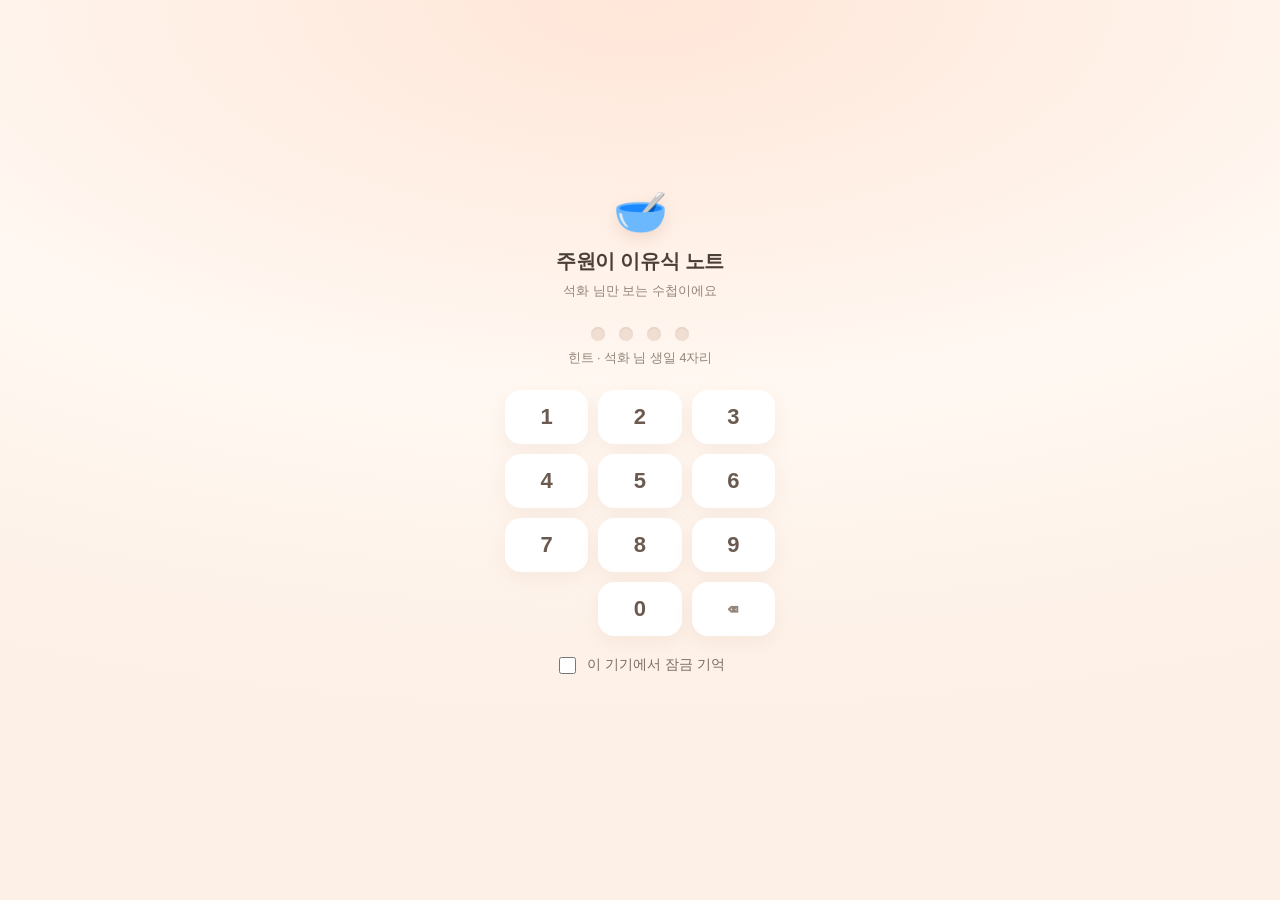
<file: juwon/index.html>
<!DOCTYPE html>
<html lang="ko">
<head>
<meta charset="UTF-8">
<meta name="viewport" content="width=device-width, initial-scale=1.0">
<meta name="theme-color" content="#FFF6EF">
<meta name="robots" content="noindex, nofollow">
<title>주원이 이유식 노트</title>
<style>
:root{
  --cream:#FFF8F2; --cream2:#FDF0E6; --card:#FFFFFF;
  --peach:#F6AE95; --peach-deep:#E58A6C; --peach-soft:#FDEDE6;
  --mint:#8FCFBB; --mint-soft:#EAF7F2;
  --butter:#FFE7B5; --butter-soft:#FFF7E3;
  --blue:#7FA6D6; --blue-soft:#EEF4FC;
  --text:#4A3F38; --muted:#93857A; --line:#F2E5DA;
  --red:#DB6B58; --red-soft:#FDEDEA; --amber:#C98A32; --amber-soft:#FFF5E4;
  --green:#4C9678; --green-soft:#EAF6F0;
  --shadow:0 6px 20px rgba(198,152,124,.13);
}
*{box-sizing:border-box;-webkit-tap-highlight-color:transparent}
html,body{margin:0;padding:0}
body{
  font-family:-apple-system,BlinkMacSystemFont,"Apple SD Gothic Neo","Pretendard","Noto Sans KR",sans-serif;
  background:linear-gradient(180deg,#FFF8F2 0%,#FDF1E8 40%,#FFF9F4 100%);
  background-attachment:fixed;
  color:var(--text); line-height:1.55; font-size:15px;
  padding-bottom:78px; min-height:100vh;
}
h1,h2,h3,p,ul,ol{margin:0}
ul,ol{padding-left:18px}
small,.small{font-size:12.5px}
.muted{color:var(--muted)}
[hidden]{display:none!important}
button{font-family:inherit;font-size:inherit;cursor:pointer;border:0;background:none;color:inherit}
input,select,textarea{font-family:inherit;font-size:16px;color:var(--text)}

/* ── lock screen ── */
.lock{position:fixed;inset:0;display:flex;align-items:center;justify-content:center;padding:24px;
  background:radial-gradient(120% 80% at 50% 0%,#FFE6D8 0%,#FFF8F2 55%,#FDF0E6 100%);z-index:60}
.lock-card{width:100%;max-width:340px;text-align:center}
.lock-emoji{font-size:44px;line-height:1;filter:drop-shadow(0 6px 8px rgba(200,150,120,.25))}
.lock h1{font-size:20px;font-weight:800;letter-spacing:-.3px;margin-top:12px}
.lock-sub{color:var(--muted);font-size:13px;margin-top:4px}
.dots{display:flex;gap:14px;justify-content:center;margin:26px 0 8px}
.dots i{width:14px;height:14px;border-radius:50%;background:#F0DED2;box-shadow:inset 0 1px 2px rgba(150,110,90,.15);transition:.18s}
.dots i.on{background:var(--peach-deep);transform:scale(1.12)}
.dots.shake{animation:shake .38s}
@keyframes shake{0%,100%{transform:translateX(0)}20%{transform:translateX(-8px)}40%{transform:translateX(8px)}60%{transform:translateX(-5px)}80%{transform:translateX(5px)}}
.lock-hint{font-size:12.5px;color:var(--muted);margin-top:2px}
.keypad{display:grid;grid-template-columns:repeat(3,1fr);gap:10px;margin:22px auto 18px;max-width:270px}
.keypad button{height:54px;border-radius:16px;background:#fff;box-shadow:var(--shadow);font-size:22px;font-weight:600;color:#6B5A50;transition:transform .1s,background .15s}
.keypad button:active{transform:scale(.95);background:var(--peach-soft)}
.keypad .key-del{font-size:19px;color:var(--muted)}
.remember{display:inline-flex;align-items:center;gap:8px;font-size:13.5px;color:#7C6C61}
.remember input{width:17px;height:17px;accent-color:var(--peach-deep)}
.lock-msg{margin-top:12px;font-size:13px;color:var(--red);min-height:18px}

/* ── top bar ── */
.topbar{position:sticky;top:0;z-index:30;background:rgba(255,248,242,.92);backdrop-filter:blur(10px);border-bottom:1px solid rgba(242,229,218,.8)}
.topbar-inner{max-width:640px;margin:0 auto;padding:12px 18px 10px;display:flex;align-items:center;justify-content:space-between;gap:10px}
.topbar-date{font-size:11.5px;color:var(--muted);letter-spacing:.2px}
.topbar-title{font-size:17px;font-weight:800;letter-spacing:-.4px}
.icon-btn{width:38px;height:38px;border-radius:50%;background:#fff;box-shadow:var(--shadow);font-size:16px;display:flex;align-items:center;justify-content:center}
.icon-btn:active{transform:scale(.94)}

main{max-width:640px;margin:0 auto;padding:16px 16px 24px}
.tab{animation:fade .22s ease}
@keyframes fade{from{opacity:0;transform:translateY(4px)}to{opacity:1;transform:none}}

.card{background:var(--card);border:1px solid var(--line);border-radius:20px;padding:18px;box-shadow:var(--shadow);margin-bottom:14px}
.card-title{font-size:15.5px;font-weight:800;letter-spacing:-.3px;margin-bottom:4px}
.card-head{display:flex;align-items:center;justify-content:space-between;gap:10px;margin-bottom:8px}
.card-head h2{font-size:15.5px;font-weight:800;letter-spacing:-.3px}
.section-sub{font-size:12.5px;color:var(--muted);margin-bottom:12px}

/* ── hero ── */
.hero{background:linear-gradient(140deg,#FFE6D8 0%,#FFF3E9 55%,#F5FBF7 100%);border:1px solid #FBE3D5;border-radius:24px;padding:20px;box-shadow:var(--shadow);margin-bottom:14px;position:relative;overflow:hidden}
.hero::after{content:"";position:absolute;width:150px;height:150px;border-radius:50%;background:rgba(255,255,255,.45);right:-45px;top:-55px}
.hero-kicker{font-size:12px;color:#A98E7C;font-weight:600}
.hero h1{font-size:23px;font-weight:800;letter-spacing:-.6px;margin-top:3px}
.hero h1 em{font-style:normal;color:var(--peach-deep)}
.hero-stats{display:grid;grid-template-columns:repeat(3,1fr);gap:8px;margin-top:16px;position:relative}
.hero-stats div{background:rgba(255,255,255,.72);border-radius:14px;padding:9px 8px;text-align:center}
.hero-stats b{display:block;font-size:15px;font-weight:800;letter-spacing:-.3px}
.hero-stats span{display:block;font-size:10.5px;color:var(--muted);margin-top:1px}

/* ── pills / chips ── */
.pill{display:inline-block;font-size:11px;font-weight:700;padding:3px 9px;border-radius:999px;letter-spacing:-.1px}
.pill.peach{background:var(--peach-soft);color:#B96A4D}
.pill.mint{background:var(--mint-soft);color:#3F8269}
.pill.butter{background:var(--butter-soft);color:#9A7523}
.pill.blue{background:var(--blue-soft);color:#4A76B0}
.pill.red{background:var(--red-soft);color:var(--red)}
.pill.amber{background:var(--amber-soft);color:var(--amber)}
.pill.green{background:var(--green-soft);color:var(--green)}
.pill.gray{background:#F5F0EC;color:#8D8076}

.chips{display:flex;flex-wrap:wrap;gap:7px;margin:4px 0 12px}
.chips button{font-size:12.5px;font-weight:600;padding:7px 12px;border-radius:999px;background:#FBF5F0;color:#87776C;border:1px solid #F2E5DA}
.chips button.on{background:var(--peach-deep);color:#fff;border-color:var(--peach-deep);box-shadow:0 4px 10px rgba(229,138,108,.28)}

/* ── menu card ── */
.menu{margin-top:2px}
.menu h2{font-size:19px;font-weight:800;letter-spacing:-.5px;margin:8px 0 2px}
.menu .sub{font-size:12.5px;color:var(--muted)}
.menu-row{display:flex;gap:8px;margin-top:12px;flex-wrap:wrap}
.menu-row div{flex:1 1 30%;background:#FFFBF7;border:1px dashed #F0DECF;border-radius:13px;padding:8px 10px;text-align:center}
.menu-row b{display:block;font-size:13px;font-weight:700}
.menu-row span{font-size:10.5px;color:var(--muted)}
.tip{margin-top:12px;background:var(--mint-soft);border-radius:12px;padding:9px 12px;font-size:12.5px;color:#3C7C65}
.next{margin-top:8px;font-size:12px;color:var(--muted)}
.timeline-strip{display:flex;gap:6px;margin-top:12px;overflow-x:auto;padding-bottom:2px}
.timeline-strip div{flex:0 0 auto;padding:6px 10px;border-radius:10px;background:#FBF5F0;font-size:11.5px;color:#87776C;border:1px solid #F4E8DD;text-align:center;min-width:60px}
.timeline-strip div.now{background:var(--peach-deep);color:#fff;border-color:var(--peach-deep)}
.timeline-strip b{display:block;font-size:12px;font-weight:700}

/* ── summary tiles ── */
.tiles{display:grid;grid-template-columns:repeat(3,1fr);gap:8px}
.tiles div{background:#FFFBF7;border:1px solid #F4E8DD;border-radius:14px;padding:10px;text-align:center}
.tiles b{display:block;font-size:17px;font-weight:800;letter-spacing:-.4px}
.tiles span{font-size:10.5px;color:var(--muted)}

/* ── lists ── */
.list-item{display:flex;gap:10px;padding:12px 0;border-top:1px solid #F7EEE7}
.list-item:first-child{border-top:0}
.list-item .body{flex:1;min-width:0}
.list-item .ttl{font-size:14px;font-weight:700;letter-spacing:-.2px;display:flex;align-items:center;gap:6px;flex-wrap:wrap}
.list-item .meta{font-size:11.5px;color:var(--muted);margin-top:2px}
.list-item .memo{font-size:12px;color:#7D6E63;margin-top:4px;white-space:pre-wrap}
.list-item .side{display:flex;flex-direction:column;align-items:flex-end;gap:6px;flex:0 0 auto}
.time-badge{font-size:12px;font-weight:700;color:#A98E7C;background:#FBF3EC;padding:2px 8px;border-radius:8px}
.mini-btn{font-size:11.5px;padding:4px 9px;border-radius:9px;background:#FBF3EC;color:#8B7466;font-weight:600}
.mini-btn:active{transform:scale(.96)}
.mini-btn.warn{background:var(--red-soft);color:var(--red)}
.empty{padding:22px 10px;text-align:center;color:var(--muted);font-size:13px;line-height:1.6}
.empty span{display:block;font-size:22px;margin-bottom:6px;opacity:.6}

/* ── forms ── */
.form{margin-top:8px}
.form-title{font-size:13.5px;font-weight:800;color:#8B7466;margin-bottom:10px}
.field{display:block;margin-bottom:10px}
.field>span{display:block;font-size:12px;font-weight:700;color:#8B7A6E;margin-bottom:5px}
.field input,.field select,.field textarea{width:100%;padding:11px 12px;border-radius:13px;border:1.5px solid var(--line);background:#FFFDFB;outline:none;transition:border-color .15s}
.field input:focus,.field select:focus,.field textarea:focus{border-color:var(--peach)}
.field textarea{resize:vertical}
.date-input{padding:7px 9px;border-radius:10px;border:1.5px solid var(--line);background:#FFFDFB;font-size:13.5px;color:#6B5A50;max-width:150px}
.row2{display:grid;grid-template-columns:1fr 1fr;gap:9px}
.row3{display:grid;grid-template-columns:1fr 1fr 1fr;gap:8px}
.actions{display:flex;gap:8px;margin-top:4px}
.btn{flex:1;padding:12px 16px;border-radius:14px;background:linear-gradient(135deg,#F2A184,#E58A6C);color:#fff;font-weight:700;font-size:14.5px;box-shadow:0 8px 18px rgba(229,138,108,.28);transition:transform .1s}
.btn:active{transform:scale(.98)}
.btn.ghost{background:#FBF5F0;color:#87776C;box-shadow:none;border:1px solid #F2E5DA}
.btn.small{flex:0 0 auto;padding:10px 14px;font-size:13px}
.btn.danger{background:linear-gradient(135deg,#E88474,#D4614C);box-shadow:0 8px 18px rgba(212,97,76,.22)}
.quick{display:flex;flex-wrap:wrap;gap:7px;margin:6px 0 12px}
.quick button{font-size:12.5px;font-weight:700;padding:9px 12px;border-radius:12px;background:#FFFBF7;border:1.5px solid #F2E5DA;color:#7C6C61}
.quick button.on{background:var(--mint-soft);border-color:var(--mint);color:#3F8269}
details.card>summary{list-style:none;cursor:pointer;font-size:15px;font-weight:800;letter-spacing:-.3px;display:flex;align-items:center;justify-content:space-between}
details.card>summary::-webkit-details-marker{display:none}
details.card>summary::after{content:"＋";font-size:16px;color:var(--peach-deep);font-weight:700}
details.card[open]>summary::after{content:"－"}
details.card[open]>summary{margin-bottom:10px}

/* ── fridge ── */
.badge-row{display:flex;flex-wrap:wrap;gap:7px;margin:8px 0 10px}
.badge-row span{font-size:11.5px;font-weight:700;padding:5px 10px;border-radius:999px;background:#F5F0EC;color:#8D8076}
.badge-row span.red{background:var(--red-soft);color:var(--red)}
.badge-row span.amber{background:var(--amber-soft);color:var(--amber)}
.badge-row span.peach{background:var(--peach-soft);color:#B96A4D}
.qty-box{display:flex;align-items:center;gap:6px}
.qty-num{font-size:15px;font-weight:800;min-width:22px;text-align:right}

/* ── allergy ── */
.food-results{max-height:340px;overflow:auto;margin-top:8px}
.food-res{display:flex;gap:10px;padding:10px 0;border-top:1px solid #F7EEE7}
.food-res:first-child{border-top:0}
.food-res .body{flex:1;min-width:0}
.food-res .nm{font-size:13.5px;font-weight:700}
.food-res .desc{font-size:11.5px;color:#7D6E63;margin-top:3px;line-height:1.5}
.food-res .side{display:flex;align-items:flex-start;flex:0 0 auto}

/* ── recipe ── */
.recipe h3{font-size:17px;font-weight:800;letter-spacing:-.4px;margin-bottom:3px}
.recipe .stage{font-size:12px;color:var(--muted)}
.recipe-block{margin-top:14px}
.recipe-block>h4{font-size:12.5px;font-weight:800;color:#A98E7C;margin-bottom:6px;letter-spacing:.1px}
.recipe-block table{width:100%;border-collapse:collapse;font-size:12.5px}
.recipe-block th,.recipe-block td{padding:7px 6px;border-bottom:1px solid #F7EEE7;text-align:left;vertical-align:top}
.recipe-block th{font-size:11.5px;color:var(--muted);font-weight:700}
.recipe-block td b{font-weight:700}
.recipe-block ol,.recipe-block ul{font-size:13px;line-height:1.65}
.recipe-block li{margin-bottom:5px}
.recipe-block p{font-size:13px;line-height:1.65}
.guide-list li{margin-bottom:7px;font-size:13px}
.guide-list b{color:#B96A4D}
.note{background:var(--butter-soft);border-radius:12px;padding:10px 12px;font-size:12.5px;color:#8A6B22;margin-top:10px}
.note.mint{background:var(--mint-soft);color:#3C7C65}
.note.red{background:var(--red-soft);color:#B0503F}

/* ── 단계 표 ── */
.stage-table{width:100%;border-collapse:collapse;font-size:12px;margin-top:6px}
.stage-table th,.stage-table td{padding:8px 5px;border-bottom:1px solid #F7EEE7;text-align:left;vertical-align:top;line-height:1.5}
.stage-table th{font-size:11px;color:var(--muted);font-weight:700;background:#FFFBF7}
.stage-table td b{font-weight:700;color:#6B5A50}
.stage-table tr.now td{background:#FFF6EF}
.stage-table tr.now td:first-child{box-shadow:inset 3px 0 0 var(--peach-deep)}

/* ── 아코디언 상식 ── */
details.acc{border-top:1px solid #F7EEE7;padding:2px 0}
details.acc:first-of-type{border-top:0}
details.acc>summary{list-style:none;cursor:pointer;display:flex;gap:8px;align-items:center;font-size:14px;font-weight:700;letter-spacing:-.2px;padding:11px 0}
details.acc>summary::-webkit-details-marker{display:none}
details.acc>summary::after{content:"▼";margin-left:auto;color:#CBAA95;font-size:10px;transition:transform .2s}
details.acc[open]>summary::after{transform:rotate(180deg)}
details.acc .acc-body{padding:0 2px 14px;font-size:13px;line-height:1.72;color:#5C4F46}
details.acc .acc-body li{margin-bottom:7px}
details.acc .acc-body b{color:#B96A4D}
details.acc .acc-body p{margin-bottom:8px}
.qa b{display:block;font-size:13px;color:#6B5A50}
.src{font-size:11px;color:#A2938A;margin-top:4px}
.ref-list li{margin-bottom:7px;font-size:12.5px}
.ref-list a{color:#B96A4D;text-decoration:none;border-bottom:1px solid #F0D6C7}

/* ── 냉장고 기간 배지 ── */
.day-badges{display:flex;flex-wrap:wrap;gap:5px;margin-top:6px}
.day-badges span{font-size:11px;font-weight:700;padding:3px 8px;border-radius:8px;background:#FBF3EC;color:#8B7466;letter-spacing:-.1px}
.day-badges .left-ok{background:var(--green-soft);color:var(--green)}
.day-badges .left-soon{background:var(--amber-soft);color:var(--amber)}
.day-badges .left-today{background:var(--peach-soft);color:#B96A4D}
.day-badges .left-expired{background:var(--red-soft);color:var(--red)}

/* ── 알러지 신규 재료 안내 ── */
.guide-card{background:linear-gradient(140deg,#F2FAF6 0%,#FFF9F3 100%);border:1px solid #DCEEE5}
.guide-card ul{font-size:12.8px;line-height:1.7;color:#4F6B5E;margin-top:6px}
.guide-card li{margin-bottom:5px}
.guide-card b{color:#3C7C65}
.food-hint{margin:2px 0 12px;padding:11px 13px;border-radius:13px;background:var(--mint-soft);border:1px solid #D2E9DF;font-size:12.5px;line-height:1.65;color:#3C6B58}
.food-hint.warn{background:var(--amber-soft);border-color:#F5E2BB;color:#8A6520}
.food-hint.danger{background:var(--red-soft);border-color:#F6D3CC;color:#A94C3B}
.food-hint .hint-name{font-weight:800;font-size:13.5px;display:block;margin-bottom:3px}
.food-hint .hint-line{display:block;margin-top:3px}

/* ── tab bar ── */
.tabbar{position:fixed;left:0;right:0;bottom:0;z-index:40;background:rgba(255,251,247,.96);backdrop-filter:blur(12px);border-top:1px solid #F2E5DA;padding:6px 4px calc(6px + env(safe-area-inset-bottom))}
.tabbar-inner{max-width:640px;margin:0 auto;display:flex}
.tabbar button{flex:1;display:flex;flex-direction:column;align-items:center;gap:3px;padding:7px 2px 5px;font-size:11px;color:#A2938A;font-weight:600;border-radius:12px}
.tabbar button i{font-style:normal;font-size:19px;line-height:1.1;filter:grayscale(.35);opacity:.85}
.tabbar button.on{color:var(--peach-deep);background:#FDF0E8}
.tabbar button.on i{filter:none;opacity:1}

/* ── toast ── */
.toast{position:fixed;left:50%;bottom:94px;transform:translateX(-50%) translateY(10px);background:rgba(74,63,56,.94);color:#fff;font-size:13px;padding:10px 18px;border-radius:999px;opacity:0;pointer-events:none;transition:.24s;z-index:80;max-width:86vw;text-align:center}
.toast.show{opacity:1;transform:translateX(-50%) translateY(0)}
</style>
</head>
<body>

<!-- ─────────── 잠금 화면 ─────────── -->
<section class="lock" id="lock">
  <div class="lock-card">
    <div class="lock-emoji">🥣</div>
    <h1>주원이 이유식 노트</h1>
    <p class="lock-sub">석화 님만 보는 수첩이에요</p>
    <div class="dots" id="pinDots"><i></i><i></i><i></i><i></i></div>
    <p class="lock-hint">힌트 · 석화 님 생일 4자리</p>
    <div class="keypad" id="keypad">
      <button type="button" data-k="1">1</button>
      <button type="button" data-k="2">2</button>
      <button type="button" data-k="3">3</button>
      <button type="button" data-k="4">4</button>
      <button type="button" data-k="5">5</button>
      <button type="button" data-k="6">6</button>
      <button type="button" data-k="7">7</button>
      <button type="button" data-k="8">8</button>
      <button type="button" data-k="9">9</button>
      <button type="button" data-k="none" style="visibility:hidden">·</button>
      <button type="button" data-k="0">0</button>
      <button type="button" data-k="del" class="key-del">⌫</button>
    </div>
    <label class="remember"><input type="checkbox" id="rememberDevice"><span>이 기기에서 잠금 기억</span></label>
    <p class="lock-msg" id="lockMsg" role="status"></p>
  </div>
</section>

<!-- ─────────── 앱 ─────────── -->
<div id="app" hidden>
  <header class="topbar">
    <div class="topbar-inner">
      <div>
        <p class="topbar-date" id="topDate"></p>
        <h1 class="topbar-title">주원이 이유식 노트</h1>
      </div>
      <button class="icon-btn" id="lockNow" title="잠그기" aria-label="잠그기">🔒</button>
    </div>
  </header>

  <main>
    <section class="tab" id="tab-home"></section>

    <!-- 기록 -->
    <section class="tab" id="tab-log" hidden>
      <div class="card">
        <div class="card-head">
          <h2>오늘 기록</h2>
          <input type="date" id="logDate" class="date-input">
        </div>
        <div class="quick" id="quickTypes">
          <button type="button" data-type="이유식">🥣 이유식</button>
          <button type="button" data-type="분유">🍼 분유</button>
          <button type="button" data-type="모유">🤱 모유</button>
          <button type="button" data-type="간식·물">🍎 간식·물</button>
          <button type="button" data-type="변·반응">💩 변·반응</button>
        </div>
        <div class="tiles" id="logSummary"></div>
        <form class="form" id="logForm" autocomplete="off" novalidate>
          <input type="hidden" id="logId">
          <p class="form-title" id="logFormTitle">기록 추가</p>
          <div class="row2">
            <label class="field"><span>종류</span>
              <select id="logType">
                <option>이유식</option><option>분유</option><option>모유</option><option>간식·물</option><option>변·반응</option>
              </select>
            </label>
            <label class="field"><span>시각</span><input type="time" id="logTime"></label>
          </div>
          <label class="field"><span>메뉴 / 제품명</span><input id="logTitle" placeholder="예: 소고기 당근 미음"></label>
          <div class="row2">
            <label class="field"><span>양</span><input id="logAmount" type="number" inputmode="decimal" step="1" placeholder="60"></label>
            <label class="field"><span>단위</span>
              <select id="logUnit"><option value="g">g</option><option value="ml">ml</option></select>
            </label>
          </div>
          <label class="field"><span>메모</span><textarea id="logMemo" rows="2" placeholder="변 상태, 입 주변 반응, 잘 먹은 정도"></textarea></label>
          <div class="actions">
            <button type="submit" class="btn">저장</button>
            <button type="button" class="btn ghost" id="logCancel" hidden>취소</button>
          </div>
        </form>
      </div>
      <div class="card">
        <h2 class="card-title">타임라인</h2>
        <div id="logList"></div>
      </div>
    </section>

    <!-- 알러지 -->
    <section class="tab" id="tab-allergy" hidden>
      <div class="card guide-card">
        <h2 class="card-title">새 재료 시작 전, 이것만 지켜요</h2>
        <ul>
          <li><b>한 번에 1가지</b> — 새 재료 하나만 추가하고, 이미 통과한 재료와 섞어서. 첫날은 1작은술부터.</li>
          <li><b>오전~낮에 소량부터</b> — 병원 문이 열려 있는 시간에 시도하고, 먹인 뒤 2시간은 특히 살펴요.</li>
          <li><b>최소 3일 간격</b> — 입 주변 발진·두드러기, 설사·변비, 구토, 보챔·가려움을 관찰. 이상이 없으면 통과.</li>
          <li><b>컨디션·예방접종</b> — 아기가 처져 있거나 열이 나고, 예방접종 직후에는 새 재료를 미뤄요.</li>
        </ul>
        <p class="small" style="margin-top:8px;color:#6E8C80">이름을 적으면 271종 백과에서 권장 시기와 손질·주의사항을 바로 찾아 드려요.</p>
      </div>
      <div class="card">
        <h2 class="card-title">식재료 · 제품 기록</h2>
        <p class="section-sub">새 재료는 3일 간격으로 하나씩, 오전에 시도해요. 첫날은 1작은술부터.</p>
        <div class="chips" id="allergyFilters"></div>
        <div id="allergyList"></div>
      </div>
      <details class="card" id="allergyFormBox">
        <summary>새 식재료 / 제품 추가</summary>
        <form class="form" id="allergyForm" autocomplete="off" novalidate>
          <input type="hidden" id="aId">
          <div class="row2">
            <label class="field"><span>구분</span>
              <select id="aKind"><option>식재료</option><option>제품</option></select>
            </label>
            <label class="field"><span>상태</span>
              <select id="aStatus"><option>미시도</option><option>테스트중</option><option>통과</option><option>주의</option><option>이상반응</option></select>
            </label>
          </div>
          <label class="field"><span>이름</span><input id="aName" placeholder="예: 당근 / 퓨어잇 쌀떡뻥" autocomplete="off"></label>
          <div id="aFoodHint" class="food-hint" hidden></div>
          <label class="field"><span>브랜드 · 제품명 (제품일 때)</span><input id="aBrand" placeholder="예: 퓨어잇 아기 쌀떡뻥 (무염·무당)"></label>
          <div class="row2">
            <label class="field"><span>시작일</span><input type="date" id="aStart"></label>
            <label class="field"><span>종료일</span><input type="date" id="aEnd"></label>
          </div>
          <label class="field"><span>증상 · 메모</span><textarea id="aMemo" rows="2" placeholder="입 주변 발진, 변 상태, 급여량 등"></textarea></label>
          <div class="actions">
            <button type="submit" class="btn">저장</button>
            <button type="button" class="btn ghost" id="aCancel" hidden>취소</button>
          </div>
        </form>
      </details>
      <details class="card">
        <summary>📚 식재료 백과 검색 (271종)</summary>
        <input type="search" id="foodSearch" placeholder="이름으로 검색 (예: 당근, 오트밀)" style="width:100%;padding:11px 12px;border-radius:13px;border:1.5px solid var(--line);background:#FFFDFB;outline:none">
        <div class="food-results" id="foodResults"><p class="muted small" style="padding:10px 0">이름을 입력하면 초기·중기 조리법이 나와요.</p></div>
      </details>
    </section>

    <!-- 냉장고 -->
    <section class="tab" id="tab-fridge" hidden>
      <div class="card">
        <h2 class="card-title">냉장고 · 냉동실</h2>
        <p class="section-sub">D-day는 소비기한에서 오늘을 뺀 날짜예요. 만든 날을 넣고 추천 기한을 눌러도 돼요.</p>
        <div class="badge-row" id="fridgeBadges"></div>
        <div class="chips" id="fridgeFilters"></div>
        <div id="fridgeList"></div>
      </div>
      <details class="card" id="fridgeFormBox">
        <summary>보관 항목 추가</summary>
        <form class="form" id="fridgeForm" autocomplete="off" novalidate>
          <input type="hidden" id="fId">
          <div class="row2">
            <label class="field"><span>보관 위치</span>
              <select id="fLoc"><option>냉장</option><option>냉동</option><option>실온</option></select>
            </label>
            <label class="field"><span>수량 / 용량</span>
              <div style="display:flex;gap:6px">
                <input id="fQty" type="number" inputmode="decimal" min="0" placeholder="3" style="flex:1">
                <input id="fUnit" placeholder="개" style="width:64px">
              </div>
            </label>
          </div>
          <label class="field"><span>제품 · 큐브 이름</span><input id="fName" placeholder="예: 당근 큐브"></label>
          <div class="row2">
            <label class="field"><span>만든 날 / 개봉일</span><input type="date" id="fMade"></label>
            <label class="field"><span>소비기한</span><input type="date" id="fExp"></label>
          </div>
          <p class="small muted" style="margin:-4px 0 8px">추천 기한 채우기</p>
          <div class="quick" id="expPresets">
            <button type="button" data-days="2">냉장 2일</button>
            <button type="button" data-days="3">냉장 3일</button>
            <button type="button" data-days="14">냉동 14일</button>
            <button type="button" data-days="7">냉동 7일</button>
            <button type="button" data-days="0">직접 입력</button>
          </div>
          <label class="field"><span>메모</span><textarea id="fMemo" rows="2" placeholder="소분 냉동, 개봉 후 3일 등"></textarea></label>
          <div class="actions">
            <button type="submit" class="btn">저장</button>
            <button type="button" class="btn ghost" id="fCancel" hidden>취소</button>
          </div>
        </form>
      </details>
    </section>

    <!-- 조리법 -->
    <section class="tab" id="tab-recipe" hidden>
      <div class="card">
        <div class="card-head">
          <h2>오늘 단계 조리법</h2>
          <span class="pill mint" id="recipeStagePill"></span>
        </div>
        <div class="chips" id="recipeChips"></div>
        <div id="recipeBody"></div>
      </div>
      <div class="card">
        <h2 class="card-title">시기별 기준</h2>
        <p class="section-sub">삐뽀뽀 119 · 질병관리청 이유기보충식 기준을 주원이 단계에 맞춰 정리했어요. 아이마다 먹는 양은 달라요.</p>
        <table class="stage-table">
          <thead><tr><th>시기</th><th>묽기 · 입자</th><th>하루 횟수</th><th>1회 양</th><th>수유</th></tr></thead>
          <tbody>
            <tr class="now"><td><b>초기</b><br>만 6개월</td><td>10배미음 → 7배죽<br>체에 거른 고운 입자</td><td>1회<br><small>익으면 1~2회</small></td><td>30~70g<br><small>2단계 50~70g</small></td><td>500~900ml<br><small>이유식 직후 보충</small></td></tr>
            <tr><td><b>중기</b><br>만 7~8개월</td><td>5배죽<br>2~4mm 다지기</td><td>2회<br>+ 간식 1회</td><td>70~120g</td><td>500~700ml</td></tr>
            <tr><td><b>후기</b><br>만 9~11개월</td><td>3배죽~진밥<br>5~7mm</td><td>3회</td><td>120~150g</td><td>500~600ml</td></tr>
            <tr><td><b>완료기</b><br>만 12~15개월</td><td>진밥 · 무른 어른 밥<br>7~10mm</td><td>3회<br>+ 간식 2회</td><td>120~180g<br><small>밥 90~100g</small></td><td>300~500ml</td></tr>
          </tbody>
        </table>
        <p class="note mint">지금 주원이 · <b>초기 2단계</b> — 하루 1회 50~70g(곡류 30~40g + 소고기 10~15g + 채소 10~15g). 남긴 양보다 잘 먹는 표정과 성장 곡선을 봐요.</p>
      </div>

      <div class="card">
        <h2 class="card-title">이유식 상식 · 삐뽀뽀 119</h2>
        <p class="section-sub">하정훈 원장 기준으로 정리했어요. 궁금한 항목을 눌러 펼쳐 보세요.</p>

        <details class="acc" open>
          <summary>① 철분과 소고기 — 매일 한 끼</summary>
          <div class="acc-body">
            <ul>
              <li>만 6개월 무렵이면 엄마에게 받은 저장 철분이 거의 바닥나요. 그래서 <b>이유식 시작과 함께 소고기를 매일</b> 넣어요. 철분은 피를 만들고 뇌가 자라는 데 쓰여요.</li>
              <li>초기 하루 10~15g, 중기 이후 20~40g 안팎. 기름·힘줄이 적은 <b>안심·우둔·홍두깨</b>가 좋아요.</li>
              <li><b>핏물은 빼지 않아요.</b> 빨간 물은 피가 아니라 철분이 든 미오글로빈이에요. 물에 담그면 철분 90% 이상, 비타민B12까지 빠져나가요. 냄새가 신경 쓰이면 키친타월로 겉만 눌러 닦고, 끓는 물에 살짝 데치면 돼요. 끓일 때 뜨는 갈색 거품도 불순물이 아니라 응고된 단백질이라 걸러내지 않아도 돼요.</li>
              <li>고기는 <b>육수보다 고기 자체</b>를 먹이는 게 철분에 좋아요. 브로콜리·파프리카처럼 비타민C가 많은 채소를 곁들이면 흡수가 더 좋아져요.</li>
            </ul>
            <p class="src">참고 · 하정훈의 삐뽀뽀 119 #876 '소고기 핏물빼기! 할까요? 말까요?'</p>
          </div>
        </details>

        <details class="acc">
          <summary>② 새 재료 테스트 — 3일 간격 하나씩</summary>
          <div class="acc-body">
            <ul>
              <li><b>한 번에 한 가지</b>만 새로 넣고, 이미 통과한 재료와 섞어 줘요. 새 재료는 첫날 1작은술부터.</li>
              <li><b>오전~낮</b>에 시도해요. 병원 문이 열려 있고, 반응이 나와도 하루 동안 지켜볼 수 있어요. 이유식 직후 2시간은 특히 살펴요.</li>
              <li><b>최소 3일</b>은 같은 재료로. 입 주변 발진·두드러기·눈이나 입술 붓기·구토·설사·변비·보챔·가려움을 봐요. 3일째까지 이상이 없으면 통과로 적어 두면 돼요.</li>
              <li>아기 <b>컨디션이 안 좋거나 예방접종 직후</b>, 열이 날 때는 새 재료를 미뤄요. 반응이 왔을 때 무엇 때문인지 알 수 없어요.</li>
              <li>입술·얼굴이 붓거나 숨이 힘들어하면 <b>바로 119</b>에 연락해요.</li>
            </ul>
          </div>
        </details>

        <details class="acc">
          <summary>③ 달걀과 알레르기 식품 — 미루지 않기</summary>
          <div class="acc-body">
            <ul>
              <li>달걀은 <b>만 6개월부터 완숙</b>으로 시작해요. 최근 지침은 노른자와 흰자를 <b>함께</b> 시작해도 된다고 바뀌었어요(노른자 먼저 1~2개월 뒤 흰자도 괜찮아요).</li>
              <li>반 티스푼부터, <b>돌 전 주 2개 이내</b>. 12분 완숙으로 삶아 으깨고, 노른자만 줄 때도 완전히 익혀요.</li>
              <li>알레르기를 잘 일으키는 식품(달걀·우유·밀·땅콩·견과·생선·갑각류)을 <b>일부러 늦추지 않아요</b>. 최근 지침은 오히려 이른 도입이 알레르기 예방에 도움이 된다고 봐요.</li>
              <li>땅콩버터는 100% 무가당을 <b>얇게</b> 발라 주고 덩어리째 주지 않아요. 꿀·생우유는 돌 전 금지예요.</li>
            </ul>
            <p class="src">참고 · 삐뽀뽀 119 #459 '이유식에 계란 시작하는 방법, 이렇게 개정합니다' · #846 '이유식에 계란 먹이기'</p>
          </div>
        </details>

        <details class="acc">
          <summary>④ 오일 · 간 · 물 · 과일</summary>
          <div class="acc-body">
            <ul>
              <li><b>정제 카놀라유가 기본</b>이에요. 초기 하루 2.5cc(작은술 반)에서 시작해 <b>이유식 100g당 5cc</b>, 후기 세 끼면 끼니당 5cc로 하루 10~15cc까지 늘려요. 맛·향이 적어 재료 본연의 맛을 익히는 데도 좋아요.</li>
              <li>넣는 때는 <b>데운 이유식에 먹이기 직전</b>. 넣고 다시 끓이거나 냉동 전에 섞으면 산화돼요. 개봉한 기름은 냉장 보관하고 산패 냄새가 나면 버려요.</li>
              <li>올리브유는 가끔 맛 경험용 소량, 참기름은 중기 이후 소량이면 충분해요.</li>
              <li><b>돌 전 무염·무당.</b> 소금·설탕·간장·된장은 넣지 않아요(두 돌까지 무염 권장). 시판 이유식·과자도 나트륨·당류 표시를 확인해요.</li>
              <li><b>물은 만 6개월부터</b> 식사 때 빨대컵·스파우트컵으로 조금씩. 수유를 대신하지 않게 하루 120~240ml 이내로, 컵에 물 마시는 연습이라고 생각해요. 컵은 식사·간식 때만.</li>
              <li>과일은 생과일보다 <b>익혀서 으깬 것</b> 위주로. <b>과일주스는 돌 전 금지</b>(돌 이후에도 하루 120ml 이하, 컵으로).</li>
            </ul>
            <p class="src">참고 · 삐뽀뽀 119 #845(이유식 기름) · #436(소금간) · 삐뽀뽀 정유미 TV #381(컵·숟가락)</p>
          </div>
        </details>

        <details class="acc">
          <summary>⑤ 절대 금지 · 안전 상식</summary>
          <div class="acc-body">
            <ul>
              <li><b>꿀은 만 12개월 전 절대 금지</b> — 영아 보툴리누스증 위험. 꿀이 든 과자·음료도 마찬가지예요.</li>
              <li><b>생우유는 돌 이후</b>가 주된 음료 기준. 돌 전에는 요리에 아주 조금만, 요구르트·치즈는 중기 이후 소량부터.</li>
              <li><b>질식 위험</b>: 통포도·방울토마토·통견과류·생당근·단단한 사과 조각·떡·핫도그·사탕. 잘게 썰거나 으깨고, 견과류는 갈아서. 4세 전까지 특히 조심해요.</li>
              <li><b>앉아서</b> 먹여요. 눕히거나 걸어 다니며, 웃기거나 놀리는 중에는 주지 않아요. 차 안·이동 중에는 피해요.</li>
              <li>숟가락·그릇은 매번 씻고, 만든 이유식은 <b>2시간 안</b>에 먹이거나 바로 식혀 보관해요. 날고기 도마·칼은 채소용과 분리해요.</li>
              <li>간(소간)은 비타민A가 매우 많아 돌 전에는 주지 않아요. 철분은 살코기로 채워요.</li>
            </ul>
          </div>
        </details>

        <details class="acc">
          <summary>⑥ 위생 · 보관 — 74℃, 냉장 2일 · 냉동 2주</summary>
          <div class="acc-body">
            <ul>
              <li>먹이기 전 <b>74℃ 이상</b>으로 충분히 데우고 40℃쯤 식혀요. 한 번 데운 것은 다시 데우지 않고, 남기지 않아요.</li>
              <li><b>아기 침이 닿은 이유식은 재보관 금지</b> — 남은 건 바로 버려요.</li>
              <li><b>해동 후 재냉동 금지.</b> 해동은 전날 밤 냉장고로 옮기거나 중탕, 전자레인지는 10초씩 끊어 저어요. 상온 해동은 피해요.</li>
              <li>보관 기한은 <b>냉장 2일 · 냉동 2주</b>가 기준이에요. 냉동은 1주 안에 먹이면 더 좋고, 냉장은 조리 후 24시간 안이 안전해요.</li>
              <li>만든 이유식은 <b>넓은 그릇에 펼쳐 빨리</b> 식힌 뒤 소분해 얼려요. 큐브에 만든 날짜를 적어 두면 헷갈리지 않아요.</li>
            </ul>
          </div>
        </details>

        <details class="acc">
          <summary>⑦ 최근에 바뀐 이유식 지침 4가지</summary>
          <div class="acc-body">
            <ul>
              <li><b>만 6개월에 시작</b> — 모유·분유 상관없이 만 6개월(180일) 무렵이 기준이에요.</li>
              <li><b>질감은 빨리 올리기</b> — 너무 오래 묽은 미음만 먹이지 않고, 잘 먹으면 중기 질감까지 서둘러 올려도 돼요. 초기에 구역질은 대부분 적응 과정이에요.</li>
              <li><b>밥과 반찬을 분리</b> — 죽 하나에 다 섞기보다 토핑으로 얹어 주면 맛과 질감을 따로 익혀요.</li>
              <li><b>특정 음식 제한하지 않기</b> — 알레르기 걱정에 미루기보다 돌 전에 다양한 음식을 경험하게 해요.</li>
              <li>6~7개월부터 <b>핑거푸드</b>를 곁들여 스스로 집어 먹는 연습을 시작해요.</li>
            </ul>
            <p class="src">참고 · 삐뽀뽀 119 #340 '이유식 시작하기 전에 꼭 알아둘 최근에 바뀐 4가지 이유식 지침'</p>
          </div>
        </details>

        <details class="acc">
          <summary>⑧ 곡류 · 잡곡과 쌀 비소</summary>
          <div class="acc-body">
            <ul>
              <li>쌀미음으로 시작하고, 잘 먹으면 <b>초기부터 잡곡을 50%까지</b> 섞어도 돼요. 현미는 씻고 충분히 불려 비소 농도를 줄여요.</li>
              <li>잡곡은 철분·식이섬유·미네랄이 많아 초기부터 다양한 곡물을 경험하는 게 좋아요.</li>
              <li>밀가루는 <b>7개월 전</b>에 한 번 경험해 두는 편이 좋아요(알레르기 예방).</li>
            </ul>
            <p class="src">참고 · 삐뽀뽀 119 #566 '잡곡 많이 먹으면 큰일 날까요?'</p>
          </div>
        </details>
      </div>

      <div class="card">
        <h2 class="card-title">실전 Q&amp;A</h2>
        <p class="section-sub">하정훈 원장 영상에서 가장 많이 나오는 질문들이에요.</p>
        <details class="acc" open>
          <summary>소고기 핏물, 진짜 안 빼도 되나요?</summary>
          <div class="acc-body"><p>네. 빨간 물은 피가 아니라 철분이 풍부한 미오글로빈이에요. 물에 담그면 철분이 90% 이상 빠져나가요. 키친타월로 겉만 닦거나 끓는 물에 살짝 데치면 충분해요. (<b>#876</b>)</p></div>
        </details>
        <details class="acc">
          <summary>달걀은 노른자부터? 흰자는 언제?</summary>
          <div class="acc-body"><p>최근 지침은 만 6개월부터 <b>노른자와 흰자를 함께</b> 완숙으로 시작해도 된다고 해요. 알레르기 예방에는 다양한 음식을 일찍 경험시키는 게 도움이 돼요. 노른자 먼저 1~2개월 뒤 흰자도 괜찮아요. (<b>#459</b>, <b>#846</b>)</p></div>
        </details>
        <details class="acc">
          <summary>이유식은 꼭 미음부터 시작해야 하나요?</summary>
          <div class="acc-body"><p>최근 지침은 <b>질감을 빨리 올리라</b>고 해요. 잘 먹으면 미음에 오래 머무르지 말고 죽 질감으로 넘어가도 돼요. 다만 지금처럼 체에 거른 고운 질감에서 시작한 단계는 아이 적응을 보며 올려요. (<b>#340</b>)</p></div>
        </details>
        <details class="acc">
          <summary>알레르기 걱정되는 음식은 늦게 줘야 하나요?</summary>
          <div class="acc-body"><p>아니요. 최근에는 <b>미루는 것이 오히려 알레르기 위험</b>을 높인다고 봐요. 한 번에 하나씩, 3일 간격으로 돌 전에 다양한 음식을 경험시켜요. (<b>#340</b>)</p></div>
        </details>
        <details class="acc">
          <summary>기름은 꼭 넣어야 하나요?</summary>
          <div class="acc-body"><p>채소가 많은 이유식이나 지방이 적은 시판 이유식을 먹일 때는 <b>보험처럼</b> 넣어 주는 게 좋아요. 두뇌·시력 발달에 필요한 오메가3·필수지방산을 채우는 목적이에요. 데운 뒤 먹이기 직전 2.5cc부터. (<b>#845</b>)</p></div>
        </details>
        <details class="acc">
          <summary>물은 언제부터, 얼마나?</summary>
          <div class="acc-body"><p>이유식을 시작하는 <b>만 6개월부터</b> 식사 때 컵으로 조금씩. 하루 120~240ml를 넘기지 않고, 수유를 대신하지 않게 해요. 빨대컵·스파우트컵은 연습용이고 컵은 식사·간식 때만 써요. (<b>#381</b>)</p></div>
        </details>
        <details class="acc">
          <summary>간은 언제부터? 소금은?</summary>
          <div class="acc-body"><p>간은 <b>두 돌까지 하지 않는 것</b>이 권장이에요. 소금·간장·설탕 대신 재료 본연의 맛으로 익혀요. (<b>#436</b>)</p></div>
        </details>
        <details class="acc">
          <summary>변비나 설사가 생기면?</summary>
          <div class="acc-body"><p>변비는 수분·섬유(고구마·배·자두)를 늘리고 기름을 조금 더해요. 설사는 원인 재료를 잠시 빼고 수유를 충분히 해요. 혈변이나 38℃ 이상 열, 축 처짐·소변 감소가 있으면 바로 진료를 받아요.</p></div>
        </details>
      </div>

      <div class="card">
        <h2 class="card-title">참고한 영상 · 자료</h2>
        <ul class="ref-list" style="padding-left:16px">
          <li><a href="https://www.youtube.com/watch?v=8QJY6oC3v9E" target="_blank" rel="noopener">#876 소고기 핏물빼기! 할까요? 말까요?</a> — 하정훈의 삐뽀뽀 119 소아과</li>
          <li><a href="https://www.youtube.com/watch?v=hlMOTbyDr2A" target="_blank" rel="noopener">#459 이유식에 계란 시작하는 방법! 이렇게 개정합니다</a> — 하정훈의 삐뽀뽀 119 소아과</li>
          <li><a href="https://www.hibonny.com/videos/XUb4CDlOBYs" target="_blank" rel="noopener">#846 이유식에 계란 먹이기 · 요리와 보관 주의사항</a></li>
          <li><a href="https://www.hibonny.com/videos/HMM_IdFEOg4" target="_blank" rel="noopener">#340 최근에 바뀐 이유식 지침 4가지</a></li>
          <li><a href="https://www.hibonny.com/videos/eiZGmSHBz-w" target="_blank" rel="noopener">#566 잡곡 · 현미 · 통곡식 건강하게 먹기</a></li>
          <li><a href="https://www.hibonny.com/videos/x0ig9-lzoz0" target="_blank" rel="noopener">#381 숟가락과 컵은 언제부터 (삐뽀뽀 정유미 TV)</a></li>
          <li><a href="https://health.kdca.go.kr/healthinfo/biz/health/gnrlzHealthInfo/gnrlzHealthInfo/gnrlzHealthInfoView.do?cntnts_sn=5470" target="_blank" rel="noopener">질병관리청 국가건강정보포털 · 이유기보충식(이유식)</a></li>
        </ul>
        <p class="note">영상 내용은 원장님 기준이에요. 아이 상태가 걱정되면 영유아검진이나 소아청소년과에서 주원이 상황에 맞춰 상담해요.</p>
      </div>
    </section>

    <!-- 설정 -->
    <section class="tab" id="tab-settings" hidden>
      <div class="card">
        <h2 class="card-title">주원이 정보</h2>
        <p class="section-sub">여기 값을 바꾸면 생후 일수·이유식 일차가 다시 계산돼요.</p>
        <div class="row2">
          <label class="field"><span>출생일</span><input type="date" id="setBirth"></label>
          <label class="field"><span>이유식 시작일</span><input type="date" id="setStart"></label>
        </div>
        <div class="actions">
          <button type="button" class="btn small" id="saveSettings">저장</button>
        </div>
      </div>
      <div class="card">
        <h2 class="card-title">백업 · 복원</h2>
        <p class="section-sub">기록은 이 기기 브라우저에만 저장돼요. 폰을 바꾸기 전에 꼭 백업해 주세요.</p>
        <div class="actions" style="margin-bottom:8px">
          <button type="button" class="btn ghost" id="exportBtn">JSON 내보내기</button>
          <button type="button" class="btn ghost" id="importBtn">불러오기</button>
        </div>
        <input type="file" id="importFile" accept="application/json,.json" hidden>
        <p class="small muted" id="dataStat"></p>
      </div>
      <div class="card">
        <h2 class="card-title">잠금</h2>
        <label class="remember" style="margin-top:4px"><input type="checkbox" id="rememberToggle"><span>이 기기에서 잠금 기억하기</span></label>
        <div class="actions" style="margin-top:12px">
          <button type="button" class="btn ghost" id="lockNow2">지금 잠그기</button>
        </div>
      </div>
      <div class="card">
        <h2 class="card-title">처음 상태로</h2>
        <p class="section-sub">기록·알러지·냉장고를 처음 넣어 둔 상태로 되돌려요. 되돌리면 복구할 수 없어요.</p>
        <button type="button" class="btn danger" id="resetBtn">초기화</button>
      </div>
      <p class="small muted" style="text-align:center;padding:4px 0 8px">주원이 이유식 노트 · 석화 님 전용</p>
    </section>
  </main>

  <nav class="tabbar">
    <div class="tabbar-inner">
      <button type="button" data-tab="home" class="on"><i>🏠</i>홈</button>
      <button type="button" data-tab="log"><i>📝</i>기록</button>
      <button type="button" data-tab="allergy"><i>🥕</i>알러지</button>
      <button type="button" data-tab="fridge"><i>🧊</i>냉장고</button>
      <button type="button" data-tab="recipe"><i>🍲</i>조리법</button>
      <button type="button" data-tab="settings"><i>⚙️</i>설정</button>
    </div>
  </nav>
</div>

<div class="toast" id="toast"></div>

<script>
/* ───────── 식재료 백과 데이터 (기존 계산기 271종) ───────── */
const foods = [
// ── 채소·버섯
  { name: "애호박", cat: "채소", when: "초기", cls: "b-early", desc: "만 6개월 초기 · 껍질과 가운데 씨·심지를 도려내고 찜통에 7~8분 쪄서 곱게 으깨요. 수분이 많아 죽이 묽어지니 쌀미음을 되직하게 끓인 뒤 섞고, 첫날은 1작은술부터 3일간 변과 입 주변을 살펴요." },
  { name: "양배추", cat: "채소", when: "초기", cls: "b-early", desc: "만 6개월 초기 · 겉잎과 굵은 심지를 떼고 안쪽 연한 잎만 10분 삶아요. 삶은 물은 질산염이 우러나므로 버리고, 다진 잎 10~15g을 쌀죽에 섞으면 설탕 없이도 단맛이 돌아요. 첫 3일은 1작은술부터 먹이고 가스·변 상태를 살펴요." },
  { name: "청경채", cat: "채소", when: "초기", cls: "b-early", desc: "만 6개월 초기 · 잎과 연한 줄기만 3~4분 데쳐 찬물에 헹구고 곱게 다져요. 밑동의 질긴 심지는 잘라내고, 데친 물은 버려요. 잎채소 중 질감이 부드러워 첫 초록 채소로 좋아요." },
  { name: "비타민(타트소이)", cat: "채소", when: "초기", cls: "b-early", desc: "만 6개월 초기 · 줄기보다 부드러운 잎 끝만 골라 끓는 물에 30초~1분 데쳐요. 데친 물은 버리고 체에 내려 미음에 섞으며, 잎이 얇아 금방 물러지니 오래 익히지 마세요. 첫날 1작은술, 3일간 입 주변 발진을 확인해요." },
  { name: "브로콜리", cat: "채소", when: "초기", cls: "b-early", desc: "만 6개월 초기 · 굵은 대는 섬유질이 질겨 빼고 꽃봉오리만 5분 쪄서 아주 곱게 다져요. 비타민C와 엽산이 많지만 물에 녹아나므로 삶기보다 찌는 편이 좋고, 데친 물은 버려요." },
  { name: "콜리플라워", cat: "채소", when: "초기", cls: "b-early", desc: "만 6개월 초기 · 꽃송이만 5~6분 쪄서 곱게 으깨요. 대와 잎은 질기니 제거하고, 색이 누렇게 변한 송이는 빼세요. 맛이 담백해 소고기 미음과 가장 잘 어울리고, 한 끼 10~15g이면 충분해요." },
  { name: "감자", cat: "채소", when: "초기", cls: "b-early", desc: "만 6개월 초기 · 채소가 아니라 곡류를 대신하는 탄수화물이에요. 싹이 난 부분과 초록으로 변한 껍질에는 솔라닌이 있어 반드시 깊게 도려내고, 삶아 으깬 뒤 물을 조금씩 넣어 농도를 맞춰요." },
  { name: "고구마", cat: "채소", when: "초기", cls: "b-early", desc: "만 6개월 초기 · 껍질을 벗기고 2cm 토막 내 15분 쪄서 뜨거울 때 으깨요. 단맛이 강해 아기가 잘 먹지만 곡류 대신 주식 개념이라 양을 조절하고, 많이 먹으면 변비·가스가 생길 수 있어요." },
  { name: "단호박", cat: "채소", when: "초기", cls: "b-early", desc: "만 6개월 초기 · 껍질과 씨를 제거하고 15분 쪄서 퓌레로 만들어요. 베타카로틴이 많아 매일 큰 양을 먹으면 손바닥·발바닥이 노래질 수 있으니 한 끼 10~15g 정도로 조절해요." },
  { name: "오이", cat: "채소", when: "초기", cls: "b-early", desc: "만 6개월 초기 · 껍질과 씨를 제거하고 속살만 3분 데쳐요. 수분이 95%라 죽이 묽어지기 쉬우니 물기를 짜서 넣고, 생오이는 아린 맛과 소화 부담이 있어 꼭 익혀 주세요." },
  { name: "시금치", cat: "채소", when: "만 6개월 이후", cls: "b-ban", desc: "만 6개월 이후 · 질산염이 많은 대표 잎채소라 6개월 전엔 금지예요. 끓는 물에 30초 데쳐 찬물에 헹구고 물기를 꽉 짜서 아린맛(옥살산)과 질산염을 빼며, 데친 물은 절대 육수로 쓰지 마세요." },
  { name: "당근", cat: "채소", when: "만 6개월 이후", cls: "b-ban", desc: "만 6개월 이후 · 질산염이 있어 6개월 전엔 피하고, 익혀서 으깨 주세요. 카놀라유 2~3방울과 함께 익히면 비타민A 흡수가 크게 올라가고, 생으로 갈면 질겨서 흡수가 떨어져요." },
  { name: "배추", cat: "채소", when: "만 6개월 이후", cls: "b-ban", desc: "만 6개월 이후 · 질산염 함량이 높아 6개월 전엔 금지예요. 잎과 연한 줄기만 5분 삶아 물을 버리고 다지며, 사 온 날 바로 조리하고 냉장고에 3일 넘게 둔 잎은 쓰지 마세요. 삶은 물로 죽을 끓이면 안 돼요." },
  { name: "무", cat: "채소", when: "만 6개월 이후", cls: "b-ban", desc: "만 6개월 이후 · 질산염이 있어 6개월 이후에 15분 이상 푹 익혀서 줘요. 매운맛 성분이 껍질 쪽에 많으니 두껍게 벗기고 속만 삶아 으깨며, 육수용으로 우려낸 물은 질산염이 우러나니 버려요." },
  { name: "비트", cat: "채소", when: "만 6개월 이후", cls: "b-ban", desc: "만 6개월 이후 · 질산염이 높고 색이 진해 6개월 이후 소량만 줘요. 껍질을 벗기고 삶은 뒤 물을 버리고, 먹이면 소변·대변이 붉게 나오는 건 색소 때문이니 놀라지 마세요." },
  { name: "근대", cat: "채소", when: "만 6개월 이후", cls: "b-ban", desc: "만 6개월 이후 · 잎채소 중 질산염이 특히 많아 6개월 전엔 금지예요. 잎만 30초 데쳐 물을 버리고 잘게 다지며, 만든 이유식은 냉장 24시간을 넘기지 말고 바로 얼려 1주 안에 먹여요." },
  { name: "양파", cat: "채소", when: "중기", cls: "b-mid", desc: "만 7~8개월 중기 · 생것은 맵고 자극적이라 푹 익혀야 단맛이 돌아요. 얇게 채 썰어 기름 없이 볶다가 물을 붓고 10분 끓이면 감칠맛 나는 천연 조미료가 되니, 간장 대신 국물 맛을 내는 데 써요." },
  { name: "아욱", cat: "채소", when: "중기", cls: "b-mid", desc: "만 7~8개월 중기 · 억센 줄기와 껍질 섬유를 벗겨내고 잎만 3분 데쳐요. 미끈한 점질이 있어 국이나 죽에 넣으면 부드럽고, 데친 물은 버린 뒤 5mm로 다져 주며 첫날은 1작은술만 줘요." },
  { name: "표고버섯", cat: "채소", when: "중기", cls: "b-mid", desc: "만 7~8개월 중기 · 기둥은 질기니 제거하고 갓만 사용해요. 식이섬유가 질겨 3mm 이하로 아주 잘게 다져 푹 익히고, 생버섯은 익히지 않으면 복통을 일으킬 수 있어 반드시 가열해요." },
  { name: "새송이버섯", cat: "채소", when: "중기", cls: "b-mid", desc: "만 7~8개월 중기 · 밑동을 자르고 얇게 저며 5분 쪄요. 씹는 느낌이 질기므로 3mm 이하로 곱게 다지거나 믹서로 갈아 넣고, 버섯 특유의 향이 강해 5g부터 시작해 3일간 변 상태를 봐요." },
  { name: "양송이버섯", cat: "채소", when: "중기", cls: "b-mid", desc: "만 7~8개월 중기 · 갓 밑의 주름과 기둥을 제거하고 갓만 썰어 5분 쪄요. 표백제 처리된 것도 있어 물에 살짝 헹군 뒤 사용하고, 5mm 이하로 다져 익혀 주며 처음엔 1작은술만 줘요." },
  { name: "느타리버섯", cat: "채소", when: "중기", cls: "b-mid", desc: "만 7~8개월 중기 · 밑동을 잘라 한 가닥씩 떼어 3분 데쳐요. 잎이 얇아 금방 익지만 섬유질이 남으니 3mm로 다지고, 물에 씻으면 향이 빠져 젖은 키친타월로 닦은 뒤 찢어요." },
  { name: "팽이버섯", cat: "채소", when: "후기", cls: "b-late", desc: "만 9~11개월 후기 · 밑동을 2cm 자르고 한 줌씩 풀어 2분 데쳐요. 가느다란 섬유가 목에 걸릴 수 있어 1cm 이하로 잘라 주고, 구운 팽이는 질겨서 아기에게는 데친 것만 써요." },
  { name: "목이버섯", cat: "채소", when: "후기", cls: "b-late", desc: "만 9~11개월 후기 · 마른 것은 물에 20분 불려 밑동을 떼고 5분 삶아요. 미끈한 식감이 있어 잘게 썰지 않으면 목에 달라붙을 수 있으니 5mm 이하로 다져 주세요." },
  { name: "가지", cat: "채소", when: "중기", cls: "b-mid", desc: "만 7~8개월 중기 · 껍질이 질기고 아린 맛이 있어 벗겨내고 속살만 쪄요. 갈색으로 변한 속은 빼고 3mm로 다져 익히며, 기름을 많이 먹으므로 볶기보다 찌는 게 좋아요." },
  { name: "연근", cat: "채소", when: "후기", cls: "b-late", desc: "만 9~11개월 후기 · 껍질을 벗기면 바로 식초물에 담가 갈변을 막아요. 섬유질이 단단해 15분 이상 푹 삶은 뒤 5mm로 다지고, 아린 맛이 남으면 데친 물을 버려요." },
  { name: "우엉", cat: "채소", when: "후기", cls: "b-late", desc: "만 9~11개월 후기 · 껍질을 벗겨 얇게 채 썰고 물에 10분 담가 아린 맛을 빼요. 섬유질이 아주 질기므로 20분 삶아 무르게 한 뒤 잘게 다져야 하며, 과하면 변이 묽어져요." },
  { name: "콩나물", cat: "채소", when: "후기", cls: "b-late", desc: "만 9~11개월 후기 · 머리와 꼬리를 떼고 줄기만 5분 삶아요. 날것은 질겨 목에 걸릴 수 있고 콩나물 콩은 통째로 주면 질식 위험이 있어, 줄기만 5mm로 썰어 주세요." },
  { name: "숙주", cat: "채소", when: "후기", cls: "b-late", desc: "만 9~11개월 후기 · 머리를 떼고 2분만 데쳐 아삭함을 살짝 남겨요. 수분이 많이 나와 죽이 묽어지니 물기를 짜고, 섬유질이 있어 5mm 이상 길게 썰면 삼키기 어려워요." },
  { name: "파프리카", cat: "채소", when: "중기", cls: "b-mid", desc: "만 7~8개월 중기 · 껍질이 질겨 불에 살짝 구워 껍질을 벗기거나 10분 쪄요. 씨와 흰 심지를 제거하고 다지며, 비타민C가 풍부하지만 생것은 피부 자극이 될 수 있어요." },
  { name: "피망", cat: "채소", when: "후기", cls: "b-late", desc: "만 9~11개월 후기 · 파프리카보다 향과 쓴맛이 강해 후기에 시작해요. 구워서 껍질을 벗기고 씨를 빼낸 뒤 5mm로 다져 익히면 향이 순해지고 소화가 편해지며, 처음엔 5g만 줘요." },
  { name: "옥수수", cat: "채소", when: "중기 후반", cls: "b-mid", desc: "만 8~9개월 · 껍질과 배아가 소화되지 않아 변으로 그대로 나와요. 알을 빼서 곱게 갈거나 크림수프 형태로 주고, 통알은 질식 위험이 있어 돌 이후에도 반으로 잘라 주세요. 첫 시도는 1작은술만." },
  { name: "알배추", cat: "채소", when: "중기", cls: "b-mid", desc: "만 7~8개월 중기 · 잎이 부드러운 속잎만 골라 5분 삶아요. 배추와 같은 질산염 주의 식품이라 삶은 물은 버리고, 심을 제거한 뒤 잘게 다져 쌀죽이나 국에 넣되 만든 날 바로 먹여요." },
  { name: "얼갈이배추", cat: "채소", when: "중기", cls: "b-mid", desc: "만 7~8개월 중기 · 줄기보다 잎 위주로 고르고 3분 데쳐 물을 버려요. 잎이 얇아 금방 무르지만 질산염이 있어 만든 뒤 오래 보관하지 말고 그날 먹이거나 바로 얼려요." },
  { name: "봄동", cat: "채소", when: "중기", cls: "b-mid", desc: "만 7~8개월 중기 · 겨울철 단맛이 강한 잎채소로 잎과 연한 줄기를 3분 데쳐요. 배추과라 질산염이 있으니 데친 물은 버리고, 섬유질이 남지 않게 아주 잘게 다져 주세요." },
  { name: "열무", cat: "채소", when: "후기", cls: "b-late", desc: "만 9~11개월 후기 · 잎과 연한 뿌리만 쓰고 3분 데쳐요. 잎이 얇지만 줄기가 질겨 5mm로 다져야 하고, 배추과 질산염 식품이라 삶은 물은 반드시 버리며 김치로 절인 것은 돌 전 금지예요." },
  { name: "케일", cat: "채소", when: "중기", cls: "b-mid", desc: "만 7~8개월 중기 · 줄기와 굵은 잎맥을 떼고 잎만 3분 데쳐요. 조직이 질겨 데친 뒤에도 곱게 다지거나 믹서로 갈아야 하며, 쓴맛이 강해 5g씩 소량 넣어 적응시켜요." },
  { name: "로메인", cat: "채소", when: "중기", cls: "b-mid", desc: "만 7~8개월 중기 · 겉잎을 떼고 속잎만 1분 데쳐요. 생것은 아삭해 질식 위험이 있으니 반드시 익혀 다지고, 상추류는 물에 오래 씻으면 영양이 빠져 흐르는 물에 짧게 씻어요." },
  { name: "양상추", cat: "채소", when: "초기", cls: "b-early", desc: "만 6개월 초기 · 부드러운 속잎만 골라 1분 데쳐 곱게 다져요. 생것은 얇고 미끄러워 기도에 붙을 수 있으니 반드시 익혀 주고, 심지를 빼고 잎만 사용하며 한 끼 10g 정도가 적당해요." },
  { name: "치커리", cat: "채소", when: "후기", cls: "b-late", desc: "만 9~11개월 후기 · 쓴맛이 강해 데친 물을 버리고 3분 삶아요. 잎이 얇아 잘 뭉치므로 잘게 다져 죽에 섞고, 처음엔 반 숟가락부터 맛을 보여 주며 거부하면 억지로 먹이지 마세요." },
  { name: "적양배추", cat: "채소", when: "중기", cls: "b-mid", desc: "만 7~8개월 중기 · 안쪽 연한 잎만 10분 삶아요. 보라색 물이 나오고 변 색이 붉게 변할 수 있으니 놀라지 말고, 삶은 물은 질산염 때문에 버리며 다진 잎 10g을 죽에 섞어요." },
  { name: "늙은호박", cat: "채소", when: "중기", cls: "b-mid", desc: "만 7~8개월 중기 · 껍질과 씨를 제거하고 20분 쪄서 체에 걸러요. 질감이 걸쭉하고 단맛이 좋아 죽에 잘 어울리며, 수분이 많아 15g 넘게 넣으면 한 끼 양이 흐트러지니 조절해요." },
  { name: "주키니호박", cat: "채소", when: "중기", cls: "b-mid", desc: "만 7~8개월 중기 · 애호박보다 껍질이 진하지만 속은 부드러워요. 껍질과 씨를 제거하고 7분 쪄서 으깨며, 수분이 많아 물기를 살짝 짜야 죽이 묽어지지 않고 한 끼 10~15g이 적당해요." },
  { name: "아스파라거스", cat: "채소", when: "중기", cls: "b-mid", desc: "만 7~8개월 중기 · 질긴 밑동 3cm를 잘라내고 연한 순만 5분 쪄요. 섬유가 남으면 목에 걸릴 수 있어 5mm 이하로 다지고, 아스파라긴 성분 때문에 소변 냄새가 달라질 수 있어요." },
  { name: "토란", cat: "채소", when: "후기", cls: "b-late", desc: "만 9~11개월 후기 · 껍질에 옥살산 칼슘이 있어 맨손으로 만지면 가려우니 장갑을 끼거나 삶은 뒤 벗겨요. 15분 삶아 3mm로 으깨며, 덜 익으면 입이 따끔하니 속까지 충분히 익혀 주세요." },
  { name: "마", cat: "채소", when: "완료기", cls: "b-done", desc: "만 12개월 이후 완료기 · 껍질을 벗기면 점액이 나오니 식초물에 담가 씻어요. 강판에 갈아 죽에 섞으면 소화가 쉽고, 생으로 주면 목에 달라붙어 질식 위험이 있으니 익혀 주세요." },
  { name: "도라지", cat: "채소", when: "완료기", cls: "b-done", desc: "만 12개월 이후 완료기 · 껍질을 벗겨 얇게 찢고 소금물에 10분 담가 쓴맛을 빼요. 섬유질이 질겨 20분 삶아 무르게 한 뒤 잘게 다지며, 기침에 좋다는 이유로 생즙을 먹이면 안 돼요." },
  { name: "더덕", cat: "채소", when: "완료기", cls: "b-done", desc: "만 12개월 이후 완료기 · 껍질을 벗기고 방망이로 두드려 섬유를 편 뒤 15분 삶아요. 쓴맛과 향이 강해 5g씩만 넣고, 아기에게는 간장 양념 없이 무염으로 조리하며 첫 시도는 오전에 해요." },
  { name: "미나리", cat: "채소", when: "후기", cls: "b-late", desc: "만 9~11개월 후기 · 잎과 연한 줄기만 2분 데쳐요. 줄기에 흙과 기생충 위험이 있어 흐르는 물에 여러 번 씻고, 향이 강해 잘게 다져 국이나 전에 소량 섞어 주세요." },
  { name: "냉이", cat: "채소", when: "후기", cls: "b-late", desc: "만 9~11개월 후기 · 뿌리를 떼고 잎과 줄기를 3분 데쳐 찬물에 헹궈요. 봄나물 특유의 향과 쓴맛이 강해 데친 물을 버리고 잘게 다지며, 첫날은 반 숟가락만 주고 3일간 변을 살펴요." },
  { name: "달래", cat: "채소", when: "후기", cls: "b-late", desc: "만 9~11개월 후기 · 뿌리 끝을 자르고 1분 데쳐요. 알리신 성분이 강해 생것은 속이 쓰릴 수 있으니 익혀서 5g 이하로 소량만 주고, 잎이 가늘어 잘 뭉치므로 곱게 다져 죽에 섞어요." },
  { name: "취나물", cat: "채소", when: "후기", cls: "b-late", desc: "만 9~11개월 후기 · 억센 줄기를 떼고 잎만 3분 삶아 찬물에 헹궈요. 쓴맛이 강해 데친 물을 버리고 잘게 다지며, 섬유질이 남으면 삼키기 어려우니 곱게 다져 주세요." },
  { name: "쑥", cat: "채소", when: "후기", cls: "b-late", desc: "만 9~11개월 후기 · 어린 잎만 골라 2분 데쳐 찬물에 10분 담가 쓴맛을 빼요. 향이 강해 쌀죽에 5g씩 섞고, 봄철 쑥은 흙과 벌레가 있으니 잎 사이까지 흐르는 물에 씻은 뒤 사용해요." },
  { name: "고사리", cat: "채소", when: "완료기", cls: "b-done", desc: "만 12개월 이후 완료기 · 삶은 뒤 찬물에 하루 담가 아린 맛과 독성분을 빼요. 섬유질이 질기고 소화가 어려워 잘게 다져야 하며, 돌 전에는 질식·소화 부담으로 권하지 않아요." },
  { name: "깻잎", cat: "채소", when: "완료기", cls: "b-done", desc: "만 12개월 이후 완료기 · 잎 뒷면의 잔털과 향이 강해 돌 이후에 시작해요. 끓는 물에 10초만 데쳐 물기를 짜고 잘게 다지며, 생깻잎은 향과 식감이 강해 아기가 거부하기 쉬워요." },
  { name: "대파", cat: "채소", when: "완료기", cls: "b-done", desc: "만 12개월 이후 완료기 · 흰 부분은 매운맛이 강해 파란 잎만 쓰고 5cm로 썰어 10분 끓여 향만 우려요. 건더기는 건져내고 국물로만 쓰면 자극 없이 감칠맛을 내며, 간장 대신 활용해요." },
  { name: "쪽파", cat: "채소", when: "완료기", cls: "b-done", desc: "만 12개월 이후 완료기 · 뿌리의 흙을 털고 3cm로 썰어 국물에 5분 우려내요. 생것은 맵고 질겨 그대로 먹이지 말고, 국이나 전에 향만 살짝 얹는 정도로 쓰며 아기 몫은 건져서 줘요." },
  { name: "마늘", cat: "채소", when: "완료기", cls: "b-done", desc: "만 12개월 이후 완료기 · 한 쪽을 으깨 국물에 넣었다가 건져내 향만 사용해요. 생마늘은 속과 위를 자극해 돌 전 아기에게 금지이고, 익힌 마늘도 반 쪽 이내로만 넣어요." },
  { name: "생강", cat: "채소", when: "완료기", cls: "b-done", desc: "만 12개월 이후 완료기 · 얇게 저며 2~3분 국물에 넣어 잡내만 잡고 건져내요. 매운 성분 진저롤이 위를 자극하므로 아기에게는 생즙을 먹이지 말고 향만 우려내는 정도로 써요." },
  { name: "부추", cat: "채소", when: "완료기", cls: "b-done", desc: "만 12개월 이후 완료기 · 줄기 끝을 자르고 2분 데쳐 잘게 다져요. 향과 매운맛이 강해 완료기 이후 5g 이하로만 넣고, 섬유질이 질기므로 5mm 이하로 다져 익혀 주세요." },
  { name: "시래기", cat: "채소", when: "완료기", cls: "b-done", desc: "만 12개월 이후 완료기 · 무청 잎(물에 불린 것은 30분 우려요)을 20분 푹 삶아요. 섬유질이 질기고 질산염이 있어 돌 전에는 권하지 않으며, 완료기에도 잘게 다져 국에 넣어요." },
  { name: "방울양배추", cat: "채소", when: "중기", cls: "b-mid", desc: "만 7~8개월 중기 · 밑동의 단단한 부분을 십자로 칼집 내고 10분 쪄요. 일반 양배추보다 단단해 속까지 익었는지 젓가락으로 확인하고, 심지를 빼고 곱게 다져 10g씩 죽에 섞어요." },
  { name: "셀러리", cat: "채소", when: "후기", cls: "b-late", desc: "만 9~11개월 후기 · 섬유질이 억세 통째로 주면 목에 걸리므로 겉껍질을 벗기고 1cm로 잘라 10분 삶아요. 향이 강해 처음엔 소량만, 잎은 쓴맛이 있어 떼어내고 줄기만 사용해요." },
  { name: "콜라비", cat: "채소", when: "초기 후반", cls: "b-early", desc: "만 6개월 후반 · 단단한 겉껍질에 섬유질과 흙이 남아 있으니 두껍게 벗겨내고 속살만 써요. 10분 쪄서 곱게 으깨거나 잘게 다지고, 은은한 단맛이 있어 소고기·쌀미음과 잘 어울리며 첫날은 1작은술부터 3일간 변을 살펴요." },
  { name: "참나물", cat: "채소", when: "중기", cls: "b-mid", desc: "만 7~8개월 중기 · 줄기는 질기므로 잘라내고 어린 잎만 끓는 물에 푹 데쳐 찬물에 헹궈 물기를 짜요. 향이 순해 중기 나물류 입문으로 좋고, 곱게 다져 5mm 이하로 죽에 섞으며 첫날은 1작은술만 줘요." },
  { name: "고구마순(고구마줄기)", cat: "채소", when: "후기", cls: "b-late", desc: "만 9~11개월 후기 · 질긴 겉껍질을 벗기고 3~5분 데쳐 찬물에 헹군 뒤 5mm로 다져요. 식이섬유가 고구마보다 많아 한 끼 10g 안팎으로 시작하고, 많이 먹으면 배가 부글거리거나 변이 묽어질 수 있어요. 시든 잎과 굵은 줄기는 빼요." },
// ── 고기·생선·해산물
  { name: "소고기 안심", cat: "고기·생선", when: "초기", cls: "b-early", desc: "만 6개월 초기 · 철분 보충의 핵심이라 첫 달부터 매일 10~20g 먹여요. 기름·힘줄을 완전히 떼고 곱게 다져 핏물을 빼지 않은 채 20분 끓여요. 간 물만 먹이면 단백질이 없으니 다진 살코기를 통째로 먹여요." },
  { name: "소고기 우둔", cat: "고기·생선", when: "초기", cls: "b-early", desc: "만 6개월 초기 · 안심 다음으로 기름이 적은 부위예요. 결 반대로 얇게 썰어 2mm로 다지고 찬물에 5분 담가 핏물을 가볍게 뺀 뒤 20분 이상 끓여요. 흰 기름 덩어리는 반드시 떼어요." },
  { name: "소고기 설도", cat: "고기·생선", when: "초기", cls: "b-early", desc: "만 6개월 초기 · 기름기가 적어 다지기 좋은 부위예요. 근막을 떼고 곱게 다져 20분 끓이며, 덩어리지지 않게 끓는 물에 조금씩 풀어 넣어요. 간은 절대 하지 않고 양파·무와 함께 끓이면 잡내가 줄어요." },
  { name: "소고기 양지", cat: "고기·생선", when: "중기", cls: "b-mid", desc: "만 7~8개월 중기 · 국거리용으로 기름이 조금 있어 중기부터 써요. 기름 덩어리를 다 떼고 1시간 푹 삶아 육수와 살을 함께 사용하면 철분이 우러나요. 육수만 먹이면 철분 섭취가 부족해요." },
  { name: "소고기 사태", cat: "고기·생선", when: "중기", cls: "b-mid", desc: "만 7~8개월 중기 · 힘줄이 많아 오래 끓여야 부드러워져요. 1시간 이상 삶은 뒤 힘줄을 떼고 결대로 찢어 3mm로 다져요. 섬유가 남으면 목에 걸릴 수 있어 곱게 준비해요." },
  { name: "소고기 앞다리", cat: "고기·생선", when: "중기", cls: "b-mid", desc: "만 7~8개월 중기 · 양지보다 기름이 적고 씹는 맛이 있어 중기에 적합해요. 지방을 제거하고 40분 삶아 결대로 찢은 뒤 잘게 다지고, 첫 시도에는 기존 안심에 2:8로 섞어 줘요." },
  { name: "돼지고기 안심", cat: "고기·생선", when: "초기", cls: "b-early", desc: "만 6개월 초기 · 지방이 가장 적어 소고기와 번갈아 초기부터 먹여요. 힘줄을 떼고 다져 20분 끓이며, 돼지고기는 반드시 완전히 익혀야 해요(분홍빛 남으면 금지). 아기가 싫어하면 초기엔 소고기 위주로 가요." },
  { name: "돼지고기 등심", cat: "고기·생선", when: "초기 후반", cls: "b-early", desc: "만 6개월 후반 · 테두리 기름과 힘줄을 떼고 살코기만 사용해요. 결 반대로 썰어 다지고 25분 끓여 완전히 익혀야 하며, 기름이 남으면 소화가 어려워 묽은 변을 볼 수 있어요." },
  { name: "돼지고기 뒷다리", cat: "고기·생선", when: "중기", cls: "b-mid", desc: "만 7~8개월 중기 · 살코기 위주로 기름이 적어 중기 이후 사용해요. 힘줄을 제거하고 40분 삶아 다지며, 돼지고기는 철분이 소고기의 절반 정도라 소고기와 번갈아 주세요." },
  { name: "닭고기 안심", cat: "고기·생선", when: "초기", cls: "b-early", desc: "만 6개월 초기 · 가장 부드러운 부위로 첫 고기로 좋아요. 흰 힘줄을 떼고 15분 삶아 결대로 찢어 3mm로 다지며, 철분이 소고기의 1/3 수준이라 매일은 소고기로 채우고 주 2~3회 번갈아 줘요." },
  { name: "닭고기 가슴살", cat: "고기·생선", when: "초기", cls: "b-early", desc: "만 6개월 초기 · 지방이 거의 없어 담백해요. 두께를 반으로 가르고 12분 삶아 속까지 흰색인지 확인한 뒤 결대로 찢어 다져요. 오래 삶으면 퍽퍽해지니 익힌 뒤 육수에 적셔 줘요." },
  { name: "닭고기 다릿살", cat: "고기·생선", when: "중기", cls: "b-mid", desc: "만 7~8개월 중기 · 가슴살보다 촉촉해 잘 먹어요. 껍질·기름·힘줄을 제거하고 20분 삶아 결대로 찢은 뒤 다지며, 뼈 주변 붉은 부분은 덜 익은 것이니 떼어내고 완전히 흰색일 때만 줘요." },
  { name: "오리고기", cat: "고기·생선", when: "후기", cls: "b-late", desc: "만 9~11개월 후기 · 지방이 많아 소화가 늦고 기름 제거가 어려워 후기부터예요. 껍질과 기름을 모두 벗기고 40분 삶아 잘게 찢어 주며, 처음엔 소량만 주고 변 상태를 봐요." },
  { name: "양고기", cat: "고기·생선", when: "완료기", cls: "b-done", desc: "만 12개월 이후 완료기 · 특유의 냄새와 지방 때문에 돌 이후에 시작해요. 기름을 떼고 무·양파와 1시간 삶아 잡내를 빼고 잘게 찢어 주며, 첫 시도에는 한두 조각만 줘요." },
  { name: "소간", cat: "고기·생선", when: "중기", cls: "b-mid", desc: "만 8개월 이후 · 비타민A와 철분이 많지만 과다하면 축적되므로 주 1회 10g 이하만 줘요. 흐르는 물에 30분 담가 핏물을 빼고 20분 삶아 곱게 다지며, 매일 먹이면 비타민A 과잉이에요." },
  { name: "닭간", cat: "고기·생선", when: "중기", cls: "b-mid", desc: "만 8개월 이후 · 소간보다 부드럽고 철분이 많아 주 1회 소량 사용해요. 30분 물에 담가 핏물을 빼고 15분 삶아 체에 걸러요. 비타민A가 매우 높으니 5~10g을 넘기지 마세요." },
  { name: "대구살", cat: "고기·생선", when: "초기 후반", cls: "b-early", desc: "만 6개월 후반 · 지방이 적고 담백한 흰살생선으로 첫 생선으로 좋아요(수은 최저 등급). 쪄서 가시를 완전히 발라내고 으깨며, 생선은 주 2회 이하로 흰살·등푸른을 합쳐 조절해요." },
  { name: "도미살", cat: "고기·생선", when: "초기 후반", cls: "b-early", desc: "만 6개월 후반 · 살이 단단해 쪄서 으깨기 좋은 흰살생선이에요. 껍질과 뼈를 제거하고 10분 쪄서 손끝으로 가시를 두 번 확인한 뒤, 결대로 으깨 1작은술부터 3일간 알레르기 반응을 관찰해요." },
  { name: "가자미", cat: "고기·생선", when: "초기 후반", cls: "b-early", desc: "만 6개월 후반 · 기름이 적고 살이 부드러운 흰살생선이에요. 껍질을 벗기고 쪄서 가시를 발라낸 뒤 으깨요. 살이 얇아 금방 익지만 뼈가 가늘게 남으니 밝은 곳에서 꼼꼼히 확인해요." },
  { name: "광어", cat: "고기·생선", when: "초기 후반", cls: "b-early", desc: "만 6개월 후반 · 흰살이고 쫄깃해 찌면 부드러워져요. 껍질·뼈를 제거하고 10~12분 쪄서 결대로 으깨며, 회로는 절대 주지 말고 속까지 완전히 익혀야 해요(기생충·세균). 주 2회 이내로요." },
  { name: "우럭", cat: "고기·생선", when: "중기", cls: "b-mid", desc: "만 7~8개월 중기 · 살이 두툼하고 담백한 흰살생선이에요. 비늘·내장·아가미를 제거하고 15분 쪄서 가시를 발라낸 뒤 다져요. 수은이 낮은 편이지만 주 2회 이내로 조절해요." },
  { name: "명태·동태", cat: "고기·생선", when: "후기", cls: "b-late", desc: "만 9~11개월 후기 · 살이 부드럽고 지방이 적어요. 동태는 완전히 해동한 뒤 12분 쪄서 가시를 발라내고, 명태포·황태는 소금에 말린 것이라 염분이 높아 돌 전엔 쓰지 마세요." },
  { name: "황태(북어)", cat: "고기·생선", when: "중기 후반", cls: "b-mid", desc: "만 8~9개월 · 소금에 말린 것이라 찬물에 여러 번 헹구고 충분히 불려 염분을 완전히 뺀 뒤 써요. 손으로 찢어가며 잔가시를 꼼꼼히 제거하고 곱게 다져 무와 함께 끓인 육수에 넣거나 건더기로 주며, 간이 센 제품은 염분이 빠지지 않으니 돌 전엔 피하고 생선 알레르기 반응을 3일간 살펴요." },
  { name: "병어", cat: "고기·생선", when: "후기", cls: "b-late", desc: "만 9~11개월 후기 · 살이 희고 부드러운 여름 흰살생선이에요. 10분 쪄서 가시를 발라내고 결대로 으깨며, 지방이 적어 퍽퍽할 수 있으니 육수나 채소 퓌레에 섞어 주면 잘 먹어요." },
  { name: "조기", cat: "고기·생선", when: "후기", cls: "b-late", desc: "만 9~11개월 후기 · 살이 부드럽지만 가시가 억세고 잔뼈가 많아요. 쪄서 양쪽 살만 발라낸 뒤 손끝으로 가시를 재확인하고, 굴비·자반처럼 소금에 절인 것은 돌 이후에도 피해요." },
  { name: "민어", cat: "고기·생선", when: "후기", cls: "b-late", desc: "만 9~11개월 후기 · 살이 희고 기름져 부드러운 생선이에요. 껍질을 벗기고 12분 쪄서 가시를 발라낸 뒤 다지며, 비싸고 계절이 짧아 대체로 대구·도미·가자미로 충분해요." },
  { name: "갈치", cat: "고기·생선", when: "후기", cls: "b-late", desc: "만 9~11개월 후기 · 살이 부드럽지만 은색 껍질에 수은이 일부 있고 가시가 날카로워요. 껍질을 벗기고 12분 쪄서 가시를 완전히 제거하며, 다른 생선과 합쳐 주 1회 정도로 소량만 주세요." },
  { name: "연어", cat: "고기·생선", when: "중기", cls: "b-mid", desc: "만 7~8개월 중기 · 수은이 낮고 오메가3(DHA)가 풍부한 대표 생선이에요. 껍질·뼈를 제거하고 완전히 익혀(생연어·훈제연어 금지) 으깨며, 흰살생선과 합쳐 주 2회 이하로 줘요." },
  { name: "송어", cat: "고기·생선", when: "중기", cls: "b-mid", desc: "만 7~8개월 중기 · 수은이 낮고 지방이 고소한 생선이에요. 생선 알레르기 확인을 위해 1작은술부터 오전에 주고 3일 살피며, 속까지 완전히 익혀 잔가시를 손끝으로 한 번 더 훑어 바른 뒤 으깨요. 담수산 송어는 회·덜 익힌 것 금지예요." },
  { name: "고등어", cat: "고기·생선", when: "후기", cls: "b-late", desc: "만 9~11개월 후기 · 등푸른생선은 히스타민 알레르기와 기름진 소화 부담 때문에 후기부터예요. 쪄서 가시를 발라내고, 상하지 않은 것만 써야 하며(히스타민 중독) 주 2회 이하로 조절해요." },
  { name: "삼치", cat: "고기·생선", when: "후기", cls: "b-late", desc: "만 9~11개월 후기 · 기름진 등푸른생선으로 DHA가 많아요. 쪄서 가시를 발라내고 기름진 살은 소량씩 주며, 신선도가 떨어지면 히스타민이 생기니 사 온 날 조리해 바로 얼려요." },
  { name: "꽁치", cat: "고기·생선", when: "후기", cls: "b-late", desc: "만 9~11개월 후기 · 기름이 많고 가시가 억세요. 쪄서 양쪽 살만 발라내고 잘게 으깨며, 통조림은 염분과 기름이 많아 돌 전엔 피하고 완료기에도 물에 헹궈 소량만 줘요." },
  { name: "참치 통조림(가벼운 살)", cat: "고기·생선", when: "후기", cls: "b-late", desc: "만 9~11개월 후기 · 가벼운살(스킵잭)은 수은이 낮아 FDA 최우수 등급이에요. 기름·물을 따라내고 한 번 헹궈 염분을 줄인 뒤 으깨며, 흰살참치(눈다랑어)는 수은이 높아 피해요." },
  { name: "참치(생·횟감)", cat: "고기·생선", when: "두 돌 이후", cls: "b-ban", desc: "만 24개월 이후 · 큰 참치(눈다랑어·황다랑어)는 수은 축적이 높아 FDA 회피 권고 대상이에요. 생참치는 기생충 위험까지 있어 두 돌 전엔 어떤 형태로도 주지 말고, 대신 가벼운살 통조림을 쓰세요." },
  { name: "황새치", cat: "고기·생선", when: "금지", cls: "b-ban", desc: "돌 전 금지 · FDA가 최고 수은 위험으로 분류한 대형 어종이에요. 뼈·껍질을 제거해도 수은은 줄지 않고 어떤 조리법으로도 없앨 수 없어, 아기에게는 어떤 형태로도 주지 마세요." },
  { name: "상어", cat: "고기·생선", when: "금지", cls: "b-ban", desc: "돌 전 금지 · 수명이 길어 수은이 몸에 축적된 대표 어종이에요. 상어살·돔배기 등으로 유통되며 조리해도 수은은 줄지 않으니 아기 식탁에는 어떤 형태로도 올리지 말고, 대신 대구·연어를 쓰세요." },
  { name: "멸치", cat: "고기·생선", when: "후기", cls: "b-late", desc: "만 9~11개월 후기 · 칼슘이 많지만 염분이 높은 대표 식품이에요. 머리·내장을 제거하고 마른 팬에 살짝 볶아 비린내를 뺀 뒤 물에 헹궈 육수로 쓰고, 건더기는 곱게 갈아 소량만 사용해요." },
  { name: "뱅어포", cat: "고기·생선", when: "완료기", cls: "b-done", desc: "만 12개월 이후 완료기 · 단백질·칼슘이 많지만 소금과 당이 들어간 제품이 대부분이에요. 무염 제품을 골라 기름 없이 구워 곱게 갈고, 단백질이 단단해 돌 전엔 질식·소화 부담이 있어요." },
  { name: "새우", cat: "고기·생선", when: "중기 후반", cls: "b-mid", desc: "만 8~9개월 · 최신 알레르기 지침상 돌 전 도입이 가능해졌어요. 껍질·등 내장을 제거하고 완전히 익혀(날것·덜 익은 것 금지) 3mm로 다지며, 갑각류 반응이 흔하니 오전에 소량부터 3일 관찰해요." },
  { name: "꽃게", cat: "고기·생선", when: "완료기", cls: "b-done", desc: "만 12개월 이후 완료기 · 살이 부드럽지만 갑각류 알레르기와 껍질 파편 질식 위험이 있어요. 살만 발라내고 완전히 익혀 다지며, 게장처럼 절인 것은 염분·식중독 위험으로 절대 금지예요." },
  { name: "대게", cat: "고기·생선", when: "완료기", cls: "b-done", desc: "만 12개월 이후 완료기 · 다리 살이 달아 아기가 좋아해요. 껍질 파편이 섞이지 않게 살만 발라 5mm로 찢고 완전히 익혀 주며, 첫 시도에는 1작은술만 주고 피부 반응을 봐요." },
  { name: "바지락", cat: "고기·생선", when: "후기", cls: "b-late", desc: "만 9~11개월 후기 · 해감한 뒤 끓는 물에 입이 벌어질 때까지 삶아 살만 발라내요. 조개는 노로바이러스·패류독소 위험이 있어 반드시 완전히 익히고, 국물은 염분이 높아 쓰지 마세요." },
  { name: "모시조개", cat: "고기·생선", when: "후기", cls: "b-late", desc: "만 9~11개월 후기 · 바지락보다 국물이 진해 육수로 쓰기 좋아요. 소금물에 2시간 해감하고 완전히 익힌 살만 3mm로 다져 주며, 국물은 염분이 높아 아기에게 먹이지 말고 살만 사용해요." },
  { name: "홍합", cat: "고기·생선", when: "후기", cls: "b-late", desc: "만 9~11개월 후기 · 철분·아연이 많지만 패류독소가 문제될 수 있어요. 해감 후 완전히 익혀 살만 발라내고, 여름철 채취 홍합은 피하며, 첫 시도에는 아주 소량만 줘요." },
  { name: "가리비", cat: "고기·생선", when: "완료기", cls: "b-done", desc: "만 12개월 이후 완료기 · 살이 쫄깃해 잘게 다져야 하고 알레르기 반응이 드물지 않아요. 껍질을 벗겨 완전히 익힌 살만 3mm로 다지며, 관자는 소화가 어려워 제거해요." },
  { name: "꼬막", cat: "고기·생선", when: "완료기", cls: "b-done", desc: "만 12개월 이후 완료기 · 살이 질기고 염분·패류독소 위험이 있어 돌 이후에 시작해요. 소금물에 해감하고 완전히 삶아 잘게 다지며, 양념한 꼬막무침은 두 돌 전엔 주지 마세요." },
  { name: "굴", cat: "고기·생선", when: "완료기", cls: "b-done", desc: "만 12개월 이후 완료기 · 노로바이러스·비브리오 위험이 커서 생굴은 절대 금지예요. 껍질을 벗긴 굴을 끓는 물에 3분 이상 완전히 익혀 잘게 다지고, 면역이 약한 아기에게는 더 조심해요." },
  { name: "전복", cat: "고기·생선", when: "완료기", cls: "b-done", desc: "만 12개월 이후 완료기 · 살이 단단하고 질겨 돌 전엔 질식 위험이 있어요. 껍질에서 떼어내고 내장을 제거한 뒤 40분 푹 삶아 얇게 저며 다지며, 전복죽도 아기 몫은 간 없이 조리해요." },
  { name: "오징어", cat: "고기·생선", when: "완료기", cls: "b-done", desc: "만 12개월 이후 완료기 · 살이 질겨 씹기 어려워 돌 이후에도 아주 잘게 다져야 해요. 껍질을 벗기고 5분 삶아 3mm로 다지며, 다리 빨판은 질기고 이물이 남기 쉬워 제거해요." },
  { name: "낙지", cat: "고기·생선", when: "완료기", cls: "b-done", desc: "만 12개월 이후 완료기 · 흡반과 질긴 근육 때문에 질식 위험이 커 돌 이후에도 소량만 주세요. 20분 푹 삶아 아주 잘게 다지고, 산낙지·볶음낙지는 아기에게 절대 주지 마세요." },
  { name: "문어", cat: "고기·생선", when: "완료기", cls: "b-done", desc: "만 12개월 이후 완료기 · 근육이 단단해 잘 익혀 잘게 다져야 해요. 30분 삶아 3mm 이하로 다지고, 문어 빨판은 질겨 목에 걸릴 수 있으니 제거한 뒤 1작은술부터 소량만 줘요." },
  { name: "쭈꾸미", cat: "고기·생선", when: "완료기", cls: "b-done", desc: "만 12개월 이후 완료기 · 살이 질기고 매운 양념과 함께 먹는 음식이라 아기용은 따로 조리해야 해요. 15분 삶아 잘게 다지고, 첫 시도에는 1작은술만 줘 알레르기 반응을 봐요." },
  { name: "어묵·맛살", cat: "고기·생선", when: "두 돌 이후", cls: "b-ban", desc: "만 24개월 이후 · 어묵은 나트륨과 당이 매우 높고 맛살은 전분·색소·조미료 덩어리예요. 돌 전엔 절대 주지 말고, 두 돌 이후에도 무염 제품을 골라 한두 조각만 주세요." },
  { name: "굴비·자반고등어", cat: "고기·생선", when: "두 돌 이후", cls: "b-ban", desc: "만 24개월 이후 · 소금에 절여 말린 생선은 염분이 하루 허용량을 넘길 만큼 높아요. 아기 신장에 부담을 주므로 돌 이후에도 피하고, 생선은 반드시 소금기 없는 생물로 조리해 주세요." },
  { name: "육회·생선회", cat: "고기·생선", when: "금지", cls: "b-ban", desc: "돌 전 금지 · 생고기·생선은 살모넬라·리스테리아·기생충 위험이 있어 영아에게는 치명적일 수 있어요. 아기 식탁의 모든 고기와 생선은 속까지 완전히 익혀야 하며, 회는 돌 이후에도 권하지 않아요." },
// ── 과일
  { name: "사과", cat: "과일", when: "초기", cls: "b-early", desc: "만 6개월 초기 · 껍질과 씨·심지를 제거하고 갈거나 5분 쪄서 퓌레로 줘요. 익힌 사과는 펙틴 때문에 변비를 유발할 수 있으니 변비가 있는 아기는 생사과를 갈아 주고, 통째로 주면 질식 위험이 있어요." },
  { name: "배", cat: "과일", when: "초기", cls: "b-early", desc: "만 6개월 초기 · 껍질과 심·씨를 제거하고 강판에 갈아요. 수분이 많아 변비 예방에 좋지만 차가운 성질이라 냉장 직후보다 실온에 잠깐 두고 주며, 갈면 갈변이 빨라 바로 먹여요." },
  { name: "바나나", cat: "과일", when: "초기", cls: "b-early", desc: "만 6개월 초기 · 익히지 않고 포크로 으깨서 줄 수 있는 몇 안 되는 과일이에요. 껍질 안쪽 섬유와 끝의 검은 부분을 떼고, 숟가락으로 으깨어도 되지만 많이 먹으면 변비·복부 팽만이 올 수 있어요." },
  { name: "자두", cat: "과일", when: "초기", cls: "b-early", desc: "만 6개월 초기 · 씨와 껍질을 제거하고 3분 쪄서 퓌레로 만들어요. 신맛이 강하면 물에 살짝 데워 단맛을 살리고, 펙틴이 많아 변을 부드럽게 하므로 묽은 변이 있으면 양을 줄여요." },
  { name: "살구", cat: "과일", when: "초기", cls: "b-early", desc: "만 6개월 초기 · 씨를 빼고 껍질을 벗긴 뒤 3분 쪄서 으깨요. 씨 안의 아미그달린은 독성분이라 반드시 완전히 제거하고, 털이 있는 껍질은 알레르기·자극이 될 수 있어 벗겨요." },
  { name: "복숭아", cat: "과일", when: "중기", cls: "b-mid", desc: "만 7~8개월 중기 · 껍질의 솜털이 입 주변을 자극하고 알레르기 반응이 흔해 중기 이후에 시작해요. 껍질과 씨를 제거하고 잘 익은 과육만 으깨며, 첫날은 1작은술만 주고 발진을 봐요." },
  { name: "천도복숭아", cat: "과일", when: "중기", cls: "b-mid", desc: "만 7~8개월 중기 · 솜털이 없어 일반 복숭아보다 자극이 적어요. 껍질을 벗기고 씨를 제거한 뒤 잘 익은 것만 으깨고, 씨 주변 붉은 살은 쓴맛이 있어 피하며 첫날은 1작은술만 줘요." },
  { name: "아보카도", cat: "과일", when: "초기", cls: "b-early", desc: "만 6개월 초기 · 불포화지방이 풍부해 열량과 뇌 발달에 도움이 돼요. 껍질·씨를 제거하고 포크로 으깨어 이유식에 섞으면 되고, 칼로리가 높아 한 끼에 1/6쪽 정도로 조절해요." },
  { name: "수박", cat: "과일", when: "초기", cls: "b-early", desc: "만 6개월 초기 · 씨를 완전히 발라내고 과육만 체에 눌러 즙·과육을 줘요. 당도가 높고 수분이 많아 한 끼 양을 채우면 영양이 부족해지니 간식으로 소량만, 차가운 것은 실온에 잠깐 두고 줘요." },
  { name: "토마토", cat: "과일", when: "초기 후반", cls: "b-mid", desc: "만 6개월 후반 · 열십자로 칼집을 내고 끓는 물에 30초 데쳐 껍질을 벗긴 뒤 씨를 제거해요. 산성이 강해 입 주변 발진이 생길 수 있으니 식후 입가를 닦고, 첫 시도는 오전에 소량만 줘요." },
  { name: "방울토마토", cat: "과일", when: "질식 주의", cls: "b-ban", desc: "질식 주의 · 둥글고 매끄러워 통째로 주면 기도를 완전히 막는 대표 질식 음식이에요. 4세 전에는 반드시 껍질을 벗기고 세로로 4등분 이상 잘게 잘라 주세요. 방울토마토는 초기 이유식 재료로도 쓰지 않아요." },
  { name: "딸기", cat: "과일", when: "초기 후반", cls: "b-mid", desc: "만 6개월 후반 · 알레르기 반응이 비교적 흔해 오전에 1작은술부터 시작해요. 꼭지를 떼고 흐르는 물에 씻어 겉씨를 살짝 긁어내거나 체에 거르고, 잘 익은 것만 골라 퓌레로 줘요." },
  { name: "블루베리", cat: "과일", when: "중기 후반", cls: "b-mid", desc: "만 8~9개월 · 통째로 주면 질식 위험이 있어 반드시 으깨거나 4등분 이상 잘라 주세요. 껍질이 질겨 중기 이후가 적당하고, 변을 검게 물들일 수 있으니 놀라지 마세요." },
  { name: "라즈베리", cat: "과일", when: "중기 후반", cls: "b-mid", desc: "만 8~9개월 · 씨가 단단해 소화가 어려우니 체에 걸러 씨를 제거한 과육만 주세요. 신맛이 강해 바나나·사과와 섞고, 잔털과 흙이 남지 않게 흐르는 물에 조심히 씻은 뒤 1작은술부터 시작해요." },
  { name: "블랙베리", cat: "과일", when: "중기 후반", cls: "b-mid", desc: "만 8~9개월 · 라즈베리처럼 씨가 많아 체에 걸러 주거나 잘 익어 물러진 것만 으깨요. 산도가 높아 입 주변 자극이 있을 수 있고, 덜 익은 것은 신맛이 강해 피하며 먹은 뒤 입가를 닦아 줘요." },
  { name: "크랜베리", cat: "과일", when: "완료기", cls: "b-done", desc: "만 12개월 이후 완료기 · 생것은 매우 시고 단단해 질식 위험이 있어요. 건조 크랜베리는 당이 많아 돌 이후에도 하루 3~4알만, 생과일은 잘 익혀 으깬 뒤 1작은술만 주세요." },
  { name: "참외", cat: "과일", when: "후기", cls: "b-late", desc: "만 9~11개월 후기 · 씨와 껍질을 제거하고 부드러운 과육만 5mm로 잘라 줘요. 찬 성질이라 설사할 때는 피하고, 껍질은 질겨 소화가 안 되니 반드시 벗기며 하루 1/4쪽 이내가 적당해요." },
  { name: "멜론", cat: "과일", when: "후기", cls: "b-late", desc: "만 9~11개월 후기 · 씨 부분을 완전히 파내고 과육만 작게 잘라요. 당이 높고 수분이 많아 간식으로 소량만 주며, 과육이 미끄러워 잘게 썰어도 질식 위험이 있어 앉아서 먹여요." },
  { name: "귤", cat: "과일", when: "후기", cls: "b-late", desc: "만 9~11개월 후기 · 신맛과 알레르기 반응이 있어 다른 과일 다음에 시작해요. 껍질과 속껍질(흰 막)을 벗기고 씨를 제거한 뒤 속살을 반으로 갈라 주며, 한 번에 2~3쪽을 넘기지 마세요." },
  { name: "오렌지", cat: "과일", when: "후기", cls: "b-late", desc: "만 9~11개월 후기 · 산도가 높아 입 주변 발진과 기저귀 발진이 생길 수 있어요. 속껍질을 완전히 벗기고 씨를 제거한 속살만 잘라 주며, 주스로 주면 섬유질 없이 당만 많아 돌 전 금지예요." },
  { name: "한라봉", cat: "과일", when: "후기", cls: "b-late", desc: "만 9~11개월 후기 · 귤보다 달고 부드러워 먹기 쉬워요. 껍질과 속껍질을 벗기고 씨를 제거한 속살만 주며, 당도가 높아 하루 2~3쪽 이내로 조절하고 먹은 뒤 손과 입을 닦아 줘요." },
  { name: "천혜향", cat: "과일", when: "후기", cls: "b-late", desc: "만 9~11개월 후기 · 껍질이 얇고 과즙이 많아 속껍질 벗기기가 쉬워요. 씨를 확인해 제거하고 속살을 작게 나눠 주며, 산미가 있어 입 주변을 닦아 주면 자극이 줄어요." },
  { name: "레몬", cat: "과일", when: "완료기", cls: "b-done", desc: "만 12개월 이후 완료기 · 그대로 먹이지 않고 즙을 몇 방울 떨어뜨려 맛을 내는 용도예요. 산도가 매우 높아 돌 전엔 피하고, 껍질은 잔류 농약·왁스가 있어 조리용으로도 되도록 쓰지 마세요." },
  { name: "라임", cat: "과일", when: "완료기", cls: "b-done", desc: "만 12개월 이후 완료기 · 레몬처럼 즙으로만 몇 방울 사용해요. 산도가 강해 입 주변과 위를 자극하고, 생라임 껍질에는 광독성 성분이 있어 즙만 짜서 쓰며 돌 전엔 사용하지 마세요." },
  { name: "자몽", cat: "과일", when: "완료기", cls: "b-done", desc: "만 12개월 이후 완료기 · 쓴맛이 강해 아기가 거부하기 쉽고 약물 상호작용도 알려져 있어요. 속살만 발라 소량 주고, 주스 형태는 돌 전은 물론 완료기에도 권하지 않아요." },
  { name: "포도", cat: "과일", when: "질식 주의", cls: "b-ban", desc: "질식 주의 · 둥글고 매끄러워 통째로 주면 기도를 막는 대표 질식 음식이에요. 4세 전에는 껍질과 씨를 제거하고 세로로 4등분 이상 잘라 주세요. 씨 없는 포도라도 반드시 잘라야 해요." },
  { name: "샤인머스캣", cat: "과일", when: "질식 주의", cls: "b-ban", desc: "질식 주의 · 알이 크고 탄력이 있어 통째로 주면 질식 위험이 큽니다. 껍질을 벗기고 세로로 4등분 이상 잘라 주며, 당도가 매우 높아 돌 전엔 간식으로도 소량만 주세요." },
  { name: "키위", cat: "과일", when: "완료기", cls: "b-done", desc: "만 12개월 이후 완료기 · 키위 단백질 분해효소와 산도 때문에 입 주변 자극·알레르기가 흔해요. 껍질을 벗기고 잘 익은 것만 으깨며, 첫 시도에는 1작은술만 주고 입가를 닦아요." },
  { name: "골드키위", cat: "과일", when: "완료기", cls: "b-done", desc: "만 12개월 이후 완료기 · 그린키위보다 달고 산도가 낮아 먹기 편해요. 껍질을 벗겨 으깨거나 5mm로 잘라 주고, 씨가 많아 덩어리지지 않게 저어 주며 첫 시도는 1작은술만 해요." },
  { name: "망고", cat: "과일", when: "완료기", cls: "b-done", desc: "만 12개월 이후 완료기 · 알레르기(우루시올 계열)와 입 주변 자극이 흔해 돌 이후에 시작해요. 껍질을 벗기고 씨 주변 과육만 골라 으깨며, 당도가 높아 한 끼에 1/4쪽 이내로 줘요." },
  { name: "파인애플", cat: "과일", when: "완료기", cls: "b-done", desc: "만 12개월 이후 완료기 · 단백질 분해효소가 강해 혀와 입술을 따끔하게 하고 알레르기도 흔해요. 심을 제거하고 익혀서 으깨면 자극이 줄며, 생파인애플은 돌 이후에도 소량만 줘요." },
  { name: "단감", cat: "과일", when: "후기", cls: "b-late", desc: "만 9~11개월 후기 · 껍질과 씨를 제거하고 잘 익은 과육만 숟가락으로 떠서 줘요. 떫은맛 성분(탄닌)이 위에 돌처럼 뭉치는 위석 위험이 있어 공복에 많이 먹이지 마세요." },
  { name: "홍시", cat: "과일", when: "후기", cls: "b-late", desc: "만 9~11개월 후기 · 완전히 익어 물러져 으깨기 쉬운 과일이에요. 껍질과 씨를 제거하고 과육만 주며, 당이 높고 차가운 성질이라 설사할 때는 피하고 하루 1/4쪽 이내로 줘요." },
  { name: "곶감", cat: "과일", when: "질식 주의", cls: "b-ban", desc: "질식 주의 · 단단하고 끈적해 기도에 달라붙는 대표 질식 음식이에요. 4세 전에는 절대 주지 말고, 돌 이후에도 잘게 다져 요거트에 섞는 정도로만 쓰며 통째로는 주지 마세요." },
  { name: "체리", cat: "과일", when: "질식 주의", cls: "b-ban", desc: "질식 주의 · 씨가 있고 둥글어 통째로 주면 질식 위험이 커요. 4세 전에는 씨를 제거하고 세로로 4등분 이상 잘라 주며, 체리 줄기·잎에 독성분이 있으니 함께 주지 마세요." },
  { name: "무화과", cat: "과일", when: "완료기", cls: "b-done", desc: "만 12개월 이후 완료기 · 껍질이 두껍고 잔털이 있어 자극이 될 수 있어요. 껍질을 벗기고 잘 익은 속살만 으깨서 주며, 씨가 많고 변을 묽게 할 수 있어 소량부터 시작해요." },
  { name: "석류", cat: "과일", when: "완료기", cls: "b-done", desc: "만 12개월 이후 완료기 · 알알이가 단단하고 둥글어 질식 위험이 큽니다. 4세 전에는 알알이를 그대로 주지 말고 즙만 1~2숟가락 주거나 체에 걸러 씨를 제거한 과육을 써요." },
  { name: "용과", cat: "과일", when: "완료기", cls: "b-done", desc: "만 12개월 이후 완료기 · 과육이 부드럽지만 검은 씨가 많고 소화되지 않아 변으로 나와요. 껍질을 벗겨 과육만 으깨 주며, 맛이 밍밍해 바나나·사과와 섞으면 잘 먹고 변 색 변화는 정상이에요." },
  { name: "파파야", cat: "과일", when: "완료기", cls: "b-done", desc: "만 12개월 이후 완료기 · 단백질 분해효소(파파인)와 라텍스 알레르기가 있어 돌 이후에 소량부터 시작해요. 껍질과 씨를 제거하고 잘 익은 과육만 으깨며, 설사할 때는 양을 줄여요." },
  { name: "건포도", cat: "과일", when: "질식 주의", cls: "b-ban", desc: "질식 주의 · 작고 끈적해 기도에 붙는 대표 질식 음식이고 당이 매우 높아요. 4세 전에는 주지 말고, 넣어야 한다면 잘게 다져 요거트나 죽에 섞으며 돌 전엔 되도록 쓰지 마세요." },
  { name: "푸룬(건자두)", cat: "과일", when: "중기", cls: "b-mid", desc: "만 7~8개월 중기 · 변비에 잘 쓰는 과일이지만 건조과라 당이 진해요. 미지근한 물에 30분 불려 10분 삶은 뒤 체에 걸러 퓨레로만 주고, 통째나 작게 썬 조각은 끈적해 질식 위험이 크니 돌 전엔 주지 마요. 하루 1~2작은술부터요." },
  { name: "대추", cat: "과일", when: "완료기", cls: "b-done", desc: "만 12개월 이후 완료기 · 씨를 제거하고 푹 삶거나 곱게 갈아야 해요. 생대추는 단단해 질식 위험이 있고, 단맛이 강해 이유식에 설탕 대신 1~2알만 넣는 정도로 써요." },
// ── 곡류·콩·면·빵
  { name: "쌀(백미)", cat: "곡류·콩", when: "초기", cls: "b-early", desc: "만 6개월 초기 · 이유식의 기본으로 씻어 30분 불린 뒤 10배죽으로 시작해요. 처음엔 1:10, 초기 후반 1:7~8, 중기 1:7, 후기 1:5, 완료기 1:2로 물을 줄이며, 쌀가루만 쓰면 덩어리질 수 있어 불린 쌀을 갈아 쓰는 편이 좋아요." },
  { name: "찹쌀", cat: "곡류·콩", when: "중기", cls: "b-mid", desc: "만 7~8개월 중기 · 찰기가 강해 초기 미음에 쓰면 덩어리지고 소화가 어려워요. 흰쌀에 10~20% 섞으면 죽이 부드러워지고, 100% 찹쌀죽은 소화 부담이 커 중기 이후에도 권하지 않아요." },
  { name: "현미", cat: "곡류·콩", when: "중기 이후", cls: "b-mid", desc: "만 9~10개월 이후 · 거친 껍질과 피틴산 때문에 초기엔 소화가 어려워요. 6시간 불려 곱게 갈고 흰쌀에 20~30% 섞어요. 체중이 잘 안 늘거나 묽은 변을 보면 비율을 낮춰요." },
  { name: "흑미", cat: "곡류·콩", when: "중기 이후", cls: "b-mid", desc: "만 10개월 이후 · 껍질 색소와 식이섬유가 많아 흰쌀의 10~20%만 섞어요. 6시간 이상 불려 갈아야 하고, 변이 검게 나오는 건 정상이며 너무 많이 넣으면 소화가 안 돼요." },
  { name: "오트밀(귀리)", cat: "곡류·콩", when: "초기", cls: "b-early", desc: "만 6개월 초기 · 철분과 식이섬유가 풍부해 쌀죽에 10~20% 섞거나 단독으로 끓여요. 인스턴트(가공) 제품보다 순수 귀리 납작쌀을 골라 5분 끓이고, 글루텐은 없지만 귀리 단백질 반응을 첫 3일 관찰해요." },
  { name: "밀가루", cat: "곡류·콩", when: "초기", cls: "b-early", desc: "만 6~7개월 · 알레르기 예방을 위해 늦추기보다 7개월 전에 소량 경험시키는 게 최신 지침이에요. 이유식에 한 꼬집 넣어 3일 관찰하고, 반죽·빵 형태는 글루텐이 많아 돌 이후로 미뤄요." },
  { name: "보리", cat: "곡류·콩", when: "중기", cls: "b-mid", desc: "만 7~8개월 중기 · 찰보리·겉보리 모두 껍질이 질겨 불려 갈아야 해요. 흰쌀에 20%까지 섞으면 식이섬유 보충이 되고, 많이 넣으면 묽은 변·복부 팽만이 생길 수 있어요." },
  { name: "호밀(라이밀)", cat: "곡류·콩", when: "중기", cls: "b-mid", desc: "만 7~8개월 중기 · 밀·보리처럼 글루텐이 든 곡물이라 1작은술부터 3일 반응을 봐요. 곱게 간 호밀가루를 물에 풀어 쌀죽에 20% 안팎 섞어 끓이고, 껍질째 통곡물은 소화 부담이 커 갈아서 써요." },
  { name: "차조", cat: "곡류·콩", when: "중기", cls: "b-mid", desc: "만 7~8개월 중기 · 알이 작고 소화가 비교적 잘돼 잡곡 입문으로 좋아요. 2시간 불려 흰쌀과 함께 갈고 처음엔 10%부터, 찰기가 강해 물을 10% 더 넣으며 변이 묽어지면 비율을 낮춰요." },
  { name: "수수", cat: "곡류·콩", when: "중기 후반", cls: "b-mid", desc: "만 8~9개월 · 껍질에 탄닌이 있어 떫은맛이 나므로 30분 불려 문질러 씻어요. 흰쌀에 10% 이하로 섞고, 변비가 있는 아기에게는 양을 줄이며 많이 넣으면 죽이 거칠어져 뱉을 수 있어요." },
  { name: "기장", cat: "곡류·콩", when: "중기 후반", cls: "b-mid", desc: "만 8~9개월 · 알이 작고 노란색을 띠며 소화가 무난해요. 2시간 불려 갈아 흰쌀의 10~20%로 섞고, 많이 넣으면 죽의 질감이 거칠어져 아기가 뱉을 수 있으니 10%부터 시작해요." },
  { name: "퀴노아", cat: "곡류·콩", when: "중기 후반", cls: "b-mid", desc: "만 8~9개월 · 완전단백질 곡물이지만 표면의 사포닌 때문에 쓴맛이 나요. 미지근한 물에 10분 불려 비벼 씻고 15분 끓여요. 알갱이가 작아 질식 위험은 적지만 소화 확인 후 10~20%만 섞어요." },
  { name: "아마란스", cat: "곡류·콩", when: "중기 후반", cls: "b-mid", desc: "만 8~9개월 · 알이 아주 작고 철분·칼슘이 많아요. 15분 끓이면 걸쭉해져 죽에 10~20% 섞기 좋고, 처음엔 1작은술만 주며 변 상태와 피부 반응을 3일간 확인해요." },
  { name: "밤", cat: "곡류·콩", when: "중기 후반", cls: "b-mid", desc: "만 8~9개월 · 푹 삶아 겉껍질과 떫은 속껍질을 완전히 벗기고 곱게 으깨 죽에 섞어요. 퍽퍽해 목에 걸리기 쉬우니 육수나 물로 수분감 있게 농도를 맞추고, 통밤은 질식 위험이 있어 돌 이후에도 반으로 잘라 주며 첫날은 1작은술만요." },
  { name: "카무트", cat: "곡류·콩", when: "후기", cls: "b-late", desc: "만 9~11개월 후기 · 일반 밀보다 단백질이 많지만 글루텐이 있어 알레르기 확인이 필요해요. 4시간 불려 40분 삶아야 하고, 흰쌀에 10~20%만 섞어 처음엔 소량부터 줘요." },
  { name: "율무", cat: "곡류·콩", when: "후기", cls: "b-late", desc: "만 9~11개월 후기 · 알이 단단하고 특유의 향이 있어 익숙해지기 어려워요. 6시간 불려 30분 삶은 뒤 곱게 갈아 흰쌀의 10% 정도만 섞고, 소화가 안 되면 바로 빼요." },
  { name: "메밀", cat: "곡류·콩", when: "후기", cls: "b-late", desc: "만 9~11개월 후기 · 알레르기 반응이 드물지 않고 메밀 국수는 염분이 높아요. 메밀가루를 7~8개월에 한 꼬집 경험시키고, 국수 형태는 소금을 빼고 삶아 돌 이후에 줘요." },
  { name: "녹두", cat: "곡류·콩", when: "후기", cls: "b-late", desc: "만 9~11개월 후기 · 껍질이 단단해 불려 삶아 껍질을 벗겨야 해요. 4시간 불려 30분 삶고, 찬 성질이라 설사할 때는 피하며, 녹두죽은 돌 이후에도 무염으로 조리해요." },
  { name: "두부", cat: "곡류·콩", when: "초기 후반", cls: "b-early", desc: "만 6개월 후반 · 좋은 식물성 단백질이지만 간수와 잡내를 빼야 해요. 끓는 물에 1분 데쳐 물기를 짜고 으깨며, 단단한 두부보다 부드러운 두부를 골라 첫날 1작은술부터 대두 알레르기를 관찰해요." },
  { name: "순두부", cat: "곡류·콩", when: "초기 후반", cls: "b-early", desc: "만 6개월 후반 · 일반 두부보다 부드러워 초기 질감에 잘 맞아요. 끓는 물에 데쳐 물기를 빼고 으깨서 쌀죽에 섞으며, 제품에 소금이 들어간 것이 있으니 성분표의 나트륨을 확인해요." },
  { name: "유부", cat: "곡류·콩", when: "후기", cls: "b-late", desc: "만 9~11개월 후기 · 기름에 튀긴 것이라 지방이 많고 간이 된 제품이 많아요. 끓는 물에 2~3분 데쳐 기름과 염분을 빼고 잘게 다져 국에 넣으며, 돌 전엔 되도록 쓰지 마세요." },
  { name: "완두콩", cat: "곡류·콩", when: "초기", cls: "b-early", desc: "만 6개월 초기 · 단백질과 식이섬유가 많고 단맛이 있어 잘 먹어요. 껍질을 반드시 벗기고 15분 푹 삶아 체에 걸러 으깨며, 통알은 질식 위험이 있어 돌 이후에도 반으로 갈라 주세요." },
  { name: "강낭콩", cat: "곡류·콩", when: "초기", cls: "b-early", desc: "만 6개월 초기 · 붉은 강낭콩은 껍질이 질겨 벗겨야 하고, 생콩에는 독성분(렉틴)이 있어 최소 20분 이상 완전히 익혀요. 통조림은 염분이 있어 헹궈 쓰고 으깨서 줘요." },
  { name: "병아리콩", cat: "곡류·콩", when: "중기", cls: "b-mid", desc: "만 7~8개월 중기 · 12시간 불려 40분 삶거나 무염 통조림을 헹궈 사용해요. 껍질을 벗겨야 목에 걸리지 않으니 체에 걸러 껍질을 제거하고, 3mm로 으깨 1작은술부터 줘요." },
  { name: "렌틸콩", cat: "곡류·콩", when: "중기", cls: "b-mid", desc: "만 7~8개월 중기 · 콩류 중 껍질이 얇아 불리지 않고 20분 삶으면 부드러워져요. 철분이 많아 고기와 함께 주면 흡수가 좋고, 으깨서 죽에 섞으면 잘 먹으며 통알은 피해요." },
  { name: "서리태(검은콩)", cat: "곡류·콩", when: "후기", cls: "b-late", desc: "만 9~11개월 후기 · 껍질이 두껍고 단단해 충분히 불리고 삶아 벗겨야 해요. 껍질째 갈면 소화가 안 되니 체에 걸러 껍질을 제거하고, 콩물·두유 형태로도 돌 전엔 소량만 줘요." },
  { name: "팥", cat: "곡류·콩", when: "후기", cls: "b-late", desc: "만 9~11개월 후기 · 껍질이 단단해 6시간 불려 40분 삶아요. 체에 걸러 껍질을 벗기고 으깨서 죽에 섞으며, 당을 넣지 않은 팥으로 만들어야 하고 많이 먹으면 복부 팽만이 생겨요." },
  { name: "소면·국수", cat: "곡류·콩", when: "후기", cls: "b-late", desc: "만 9~11개월 후기 · 소면은 소금을 넣어 뽑기 때문에 삶은 물에 염분이 많아요. 끓는 물에 삶아 건진 뒤 새 물에 한 번 더 헹구고 2cm로 짧게 잘라 주며, 국물은 싱겁게 내요." },
  { name: "파스타면", cat: "곡류·콩", when: "후기", cls: "b-late", desc: "만 9~11개월 후기 · 듀럼밀 글루텐이 있어 알레르기 확인이 필요하고, 삶는 시간이 길어요. 충분히 삶아 아주 무르게 한 뒤 1cm로 잘라 주고, 소스에 소금·치즈를 넣지 않아요." },
  { name: "식빵·모닝빵", cat: "곡류·콩", when: "후기", cls: "b-late", desc: "만 9~11개월 후기 · 나트륨과 당이 들어 있고, 그대로 주면 목에 붙어 질식 위험이 있어요. 가장자리를 자르고 1cm로 잘라 살짝 구워 주며, 돌 이후에도 하루 한 조각 정도로 제한해요." },
  { name: "떡·인절미", cat: "곡류·콩", when: "질식 주의", cls: "b-ban", desc: "질식 주의 · 찰기가 강해 기도에 달라붙는 대표 질식 음식이에요. 4세 전에는 그대로 주지 말고, 돌 이후에도 얇게 잘라 국에 넣어 무르게 익힌 것만 1~2조각 소량 주세요." },
  { name: "아기 쌀떡뻥(무염·무당)", cat: "곡류·콩", when: "초기 후반", cls: "b-early", desc: "만 6~7개월 초기 후반 · 쌀 100%에 소금·당이 없는 제품인지 원재료를 확인하고, 스스로 쥐고 먹는 연습용 첫 간식으로 써요. 반드시 허리를 세워 앉힌 자세에서 보호자가 곁에서 지켜보며 물과 함께 소량만 주고, 쫀득한 떡·인절미와 달리 입에서 녹는 제품만 골라요." },
  { name: "미숫가루", cat: "곡류·콩", when: "후기", cls: "b-late", desc: "만 9~11개월 후기 · 곡물을 볶아 갈아 만든 것이라 소화가 쉽고 열량을 채워 줘요. 설탕이 든 제품이 많으니 무가당을 골라 우유나 분유에 개어 주고, 되직하면 목에 걸릴 수 있어 묽게 조절해요." },
  { name: "쌀가루", cat: "곡류·콩", when: "초기", cls: "b-early", desc: "만 6개월 초기 · 불린 쌀을 갈아 만든 습식 쌀가루가 첫 이유식에 편해요. 물에 잘 풀어 끓여야 덩어리가 생기지 않고, 건식 쌀가루는 입자가 고와 물을 더 먹으니 농도를 확인하며 조절해요." },
  { name: "무가당 시리얼", cat: "곡류·콩", when: "중기", cls: "b-mid", desc: "만 7~8개월 중기 · 철분 강화 무가당 제품을 골라 분유나 물에 3분 불려 줘요. 당·꿀이 들어간 제품은 돌 전 금지이고, 딱딱한 알갱이는 완전히 무르게 불린 뒤 주며 첫날은 1작은술만요." },
  { name: "옥수수 전분", cat: "곡류·콩", when: "중기", cls: "b-mid", desc: "만 7~8개월 중기 · 소스나 죽의 농도를 잡는 용도로 1작은술만 써요. 열을 가해야 걸쭉해지고, 생전분을 그대로 먹이면 소화가 안 되니 반드시 끓인 뒤 사용하며 물에 미리 풀어 넣어요." },
// ── 유제품·계란
  { name: "달걀(노른자+흰자)", cat: "유제품·계란", when: "초기 후반", cls: "b-early", desc: "만 6개월 후반 · 최신 지침은 노른자·흰자를 나누지 않고 처음부터 완숙으로 함께 주라는 것이에요. 12분 이상 완전히 삶아(반숙 금지) 노른자 1/4쪽부터 시작하고, 흰자는 알레르기 반응이 가장 흔하니 오전에 소량씩 3일 관찰해요." },
  { name: "메추리알", cat: "유제품·계란", when: "중기", cls: "b-mid", desc: "만 7~8개월 중기 · 달걀과 같은 알레르기 위험이 있어 달걀에 익숙해진 뒤 시도해요. 5분 이상 완숙으로 삶아 껍질을 벗기고 4등분해 주며, 통째로 주면 질식 위험이 커요." },
  { name: "플레인 요거트(무가당)", cat: "유제품·계란", when: "초기 후반", cls: "b-mid", desc: "만 6개월 후반 · 설탕·과일농축액·첨가물이 없는 순수 무가당 플레인만 써요. 우유 단백질 알레르기 확인을 위해 1작은술부터 오전에 주고, 시판 떠먹는 달콤한 요구르트는 돌 전 금지예요." },
  { name: "그릭요거트(무가당)", cat: "유제품·계란", when: "중기", cls: "b-mid", desc: "만 7~8개월 중기 · 단백질이 일반 요거트의 2배지만 유청이 빠져 나트륨이 조금 높아요. 무가당 제품을 골라 과일 퓌레에 섞어 주고, 하루 30~50g을 넘기지 않게 조절해요." },
  { name: "아기 치즈", cat: "유제품·계란", when: "중기 후반", cls: "b-late", desc: "만 8~9개월 · 유아용 저염 치즈라도 나트륨이 있으니 성분표를 확인해요. 하루 1장(10g) 이내로 제한하고 잘게 찢어 주며, 가공 슬라이스 치즈는 염분·인 함량이 높아 돌 전엔 피해요." },
  { name: "코티지치즈", cat: "유제품·계란", when: "중기", cls: "b-mid", desc: "만 7~8개월 중기 · 지방이 적고 단백질이 많아 부드러운 유제품이에요. 무염·무가당 제품을 골라 과일이나 채소 퓌레에 섞어 주고, 처음엔 1작은술부터 우유 단백질 반응을 봐요." },
  { name: "리코타치즈", cat: "유제품·계란", when: "중기", cls: "b-mid", desc: "만 7~8개월 중기 · 유청으로 만든 부드러운 치즈로 염분이 적은 편이에요. 무염 제품을 골라 으깬 과일·채소에 섞고, 수분이 많아 죽이 묽어지니 물기를 살짝 빼서 사용해요." },
  { name: "모짜렐라치즈", cat: "유제품·계란", when: "완료기", cls: "b-done", desc: "만 12개월 이후 완료기 · 지방과 나트륨이 있어 돌 이후에 소량만 줘요. 잘게 찢어 익힌 음식에 올려 녹여 주고, 덩어리째 주면 질식 위험이 있어 반드시 녹이거나 잘게 찢어요." },
  { name: "크림치즈", cat: "유제품·계란", when: "완료기", cls: "b-done", desc: "만 12개월 이후 완료기 · 지방과 나트륨이 높아 소량만, 무염 제품을 골라요. 빵에 두껍게 바르면 목에 붙어 질식 위험이 있으니 얇게 펴 바르고, 돌 전엔 쓰지 않아요." },
  { name: "무염버터", cat: "유제품·계란", when: "초기 후반", cls: "b-mid", desc: "만 6개월 후반 · 가염 버터는 절대 안 되고 무염 버터만 1~2g 소량 사용해요. 채소를 볶을 때 기름 대신 쓰면 풍미가 좋아지고, 유제품 알레르기 확인을 위해 처음엔 아주 소량부터 줘요." },
  { name: "생우유", cat: "유제품·계란", when: "돌 이후", cls: "b-ban", desc: "만 12개월 이후 · 돌 전에 주된 음료로 먹이면 위장 출혈과 철결핍 빈혈 위험이 있어 금지예요. 조리 시 소량 넣는 것은 가능하지만, 음료로는 돌 이후 하루 400~500ml 이내로 시작해요." },
  { name: "산양유", cat: "유제품·계란", when: "돌 이후", cls: "b-ban", desc: "만 12개월 이후 · 우유 단백질 알레르기가 있어도 산양유도 교차 반응이 흔해 대안이 되지 못해요. 음료로는 돌 이후에 주고, 철분이 부족하니 우유 대신 주식으로 쓰지 마세요." },
  { name: "두유(무가당)", cat: "유제품·계란", when: "돌 이후", cls: "b-ban", desc: "만 12개월 이후 · 무가당 두유는 돌 이후 음료로 소량 가능하지만 대두 알레르기 확인이 먼저예요. 우유만큼 칼슘·단백질이 되지 않으니 우유를 대체하지 말고 간식 수준으로 줘요." },
  { name: "아몬드밀크", cat: "유제품·계란", when: "돌 이후", cls: "b-ban", desc: "만 12개월 이후 · 견과 음료는 알레르기와 영양 불균형 때문에 돌 이후에도 주식이 될 수 없어요. 무가당 제품을 골라 소량 간식으로만 주고, 견과 알레르기가 있으면 피해요." },
  { name: "귀리음료", cat: "유제품·계란", when: "돌 이후", cls: "b-ban", desc: "만 12개월 이후 · 무가당 귀리음료는 단백질·칼슘이 우유의 1/3 수준이라 대체 음료가 아니에요. 돌 이후 간식으로 100ml 이내만 주고, 첨가된 기름·당이 없는 제품을 골라요." },
  { name: "아이스크림", cat: "유제품·계란", when: "돌 이후", cls: "b-ban", desc: "만 24개월 이후 · 당·지방·첨가물이 많고 차가워 돌 전엔 절대 금지예요. 두 돌 이후에도 한두 숟가락만, 우유 알레르기와 충치를 고려해 특별한 날 간식으로 제한해요." },
  { name: "가당 요거트", cat: "유제품·계란", when: "돌 이후", cls: "b-ban", desc: "만 24개월 이후 · 떠먹는 요구르트·과일 요거트는 설탕이 한 병에 10g 넘게 든 경우가 많아요. 돌 전엔 무가당 플레인만 쓰고, 돌 이후에도 당이 적은 제품을 골라 주 1~2회로 제한해요." },
  { name: "분유", cat: "유제품·계란", when: "초기", cls: "b-early", desc: "만 6개월 초기 · 이유식 농도 조절과 수유 보충에 쓰는 주 영양원이에요. 조유는 끓인 물을 70℃ 이상으로 식혀 제품 안내 비율대로 타고, 남은 분유는 바로 버리며 이유식에 넣을 때도 조유법을 지켜요." },
  { name: "슬라이스 치즈", cat: "유제품·계란", when: "완료기", cls: "b-done", desc: "만 12개월 이후 완료기 · 가공 치즈는 나트륨·인·유화제가 많아 돌 전엔 금지예요. 돌 이후에도 하루 1장(20g) 이내로 제한하고, 가능하면 아기용 저염 치즈를 골라 주세요." },
// ── 해조·기름·견과·씨앗
  { name: "카놀라유", cat: "해조·기름", when: "초기", cls: "b-early", desc: "만 6개월 초기 · 오메가3(알파리놀렌산)가 많아 삐뽀삐뽀 119에서도 첫 기름으로 권해요. 매 끼니 2~3방울(약 0.5g)을 다 만든 이유식에 떨어뜨리고, 끓는 요리에 넣어도 되지만 열에 약한 성분은 마지막에 넣는 게 좋아요." },
  { name: "올리브유", cat: "해조·기름", when: "중기", cls: "b-mid", desc: "만 7~8개월 중기 · 단일불포화지방산이 많아 채소 볶음·무침에 잘 맞아요. 엑스트라버진은 향이 강해 아기가 거부할 수 있으니 소량부터, 채소를 볶으면 지용성 비타민 흡수가 올라가요." },
  { name: "아보카도오일", cat: "해조·기름", when: "중기", cls: "b-mid", desc: "만 7~8개월 중기 · 올리브유보다 산화에 강하고 부드러운 향이 나요. 다른 기름과 번갈아 1~2방울 쓰고, 가열용·마무리용 모두 가능하지만 고온 튀김에는 권하지 않아요." },
  { name: "포도씨유", cat: "해조·기름", when: "중기", cls: "b-mid", desc: "만 7~8개월 중기 · 담백해 아기 음식에 부담이 적지만 오메가6 비중이 높아요. 카놀라유와 번갈아 2~3방울 쓰고, 한 가지만 오래 쓰기보다 올리브유·현미유와 돌려 쓰는 게 좋아요." },
  { name: "현미유", cat: "해조·기름", when: "중기", cls: "b-mid", desc: "만 7~8개월 중기 · 감마오리자놀이 들어 있어 산화에 강하고 담백해요. 볶음·무침에 2~3방울 쓰며, 정제 과정을 거친 제품이라 아기에게 무리 없이 쓸 수 있고 개봉 후 서늘한 곳에 보관해요." },
  { name: "참기름", cat: "해조·기름", when: "중기 후반", cls: "b-mid", desc: "만 8~9개월 · 향이 강해 거부할 수 있으니 1~2방울부터 시작해요. 들기름과 달리 열에 강해 볶음 마무리에 쓰고, 참깨 알레르기 확인 전에는 아주 소량만 사용해 반응을 봐요." },
  { name: "들기름", cat: "해조·기름", when: "중기 후반", cls: "b-mid", desc: "만 8~9개월 · 오메가3가 많아 밥·나물 마무리에 좋아요. 열에 약해 불에 직접 가하면 쉽게 산화하니 불을 끈 뒤 1~2방울 넣고, 개봉 후 냉장 보관하며 2~3개월 안에 써요." },
  { name: "땅콩버터(100%)", cat: "해조·기름", when: "초기 후반", cls: "b-early", desc: "만 6~7개월 · 알레르기 예방을 위해 7개월 전에 소량 경험시키는 게 최신 지침이에요. 무가당·무염 100% 땅콩버터를 뜨거운 물에 묽게 풀어 1/4작은술부터 오전에 주고, 덩어리·통땅콩은 질식 위험으로 금지예요." },
  { name: "아몬드", cat: "해조·기름", when: "중기 후반", cls: "b-mid", desc: "만 8~9개월 · 통아몬드는 질식 위험으로 4세 전 금지이고, 반드시 곱게 갈아 가루로 써요. 아몬드가루를 죽·요거트에 1작은술 섞고, 견과 알레르기 반응을 첫 3일 관찰해요." },
  { name: "아몬드가루", cat: "해조·기름", when: "중기 후반", cls: "b-mid", desc: "만 8~9개월 · 통아몬드 대신 곱게 간 가루 형태로만 사용해요. 죽이나 팬케이크 반죽에 1작은술 넣어 주고, 가루가 목에 달라붙지 않게 액체와 충분히 섞으며 첫날은 1/4작은술만요." },
  { name: "호두", cat: "해조·기름", when: "중기 후반", cls: "b-mid", desc: "만 8~9개월 · 오메가3가 많지만 통호두는 질식 위험이 커 4세 전 금지예요. 곱게 갈거나 다져 1/4작은술부터 요거트·죽에 섞고, 견과 알레르기가 있으면 피하며 첫 시도는 오전에 해요." },
  { name: "잣", cat: "해조·기름", when: "후기", cls: "b-late", desc: "만 9~11개월 후기 · 알이 작고 단단해 통째로 주면 질식 위험이 있어 곱게 다져요. 고소한 맛이 좋아 죽 마무리에 2~3알 갈아 넣고, 지방이 많아 한 끼 5알 이내로 소량만 써요." },
  { name: "캐슈넛", cat: "해조·기름", when: "후기", cls: "b-late", desc: "만 9~11개월 후기 · 견과 중 알레르기 반응이 흔한 편이라 소량부터 관찰해요. 통째로는 절대 주지 말고 곱게 갈아 가루로 1작은술만, 첫 시도는 오전에 하고 3일간 피부를 살펴요." },
  { name: "해바라기씨", cat: "해조·기름", when: "후기", cls: "b-late", desc: "만 9~11개월 후기 · 껍질째 주면 질식 위험이 커 반드시 껍질을 벗겨 곱게 갈아요. 비타민E가 많아 요거트에 1작은술 섞는 정도로 주고, 씨앗 알레르기 반응을 3일간 확인해요." },
  { name: "호박씨", cat: "해조·기름", when: "후기", cls: "b-late", desc: "만 9~11개월 후기 · 아연과 철분이 많지만 단단해 곱게 갈아야 해요. 껍질을 벗긴 속알을 갈아 죽에 1작은술 넣고, 통째로 주면 질식 위험이 있으니 반드시 가루로 만들어 주세요." },
  { name: "참깨", cat: "해조·기름", when: "중기 후반", cls: "b-mid", desc: "만 8~9개월 · 통깨는 질식 위험이 있어 반드시 곱게 갈아서 써요. 볶은 참깨를 갈아 1~2꼬집 넣으면 고소한 맛이 나고, 참깨 알레르기 확인을 위해 첫날은 아주 소량만 줘요." },
  { name: "들깨", cat: "해조·기름", when: "중기 후반", cls: "b-mid", desc: "만 8~9개월 · 들깨가루는 고소하고 오메가3가 많아 국·죽에 잘 어울려요. 곱게 간 가루를 1작은술 넣고, 통들깨는 질식 위험이 있어 그대로 주지 말며 들깨 알레르기 반응을 먼저 확인해요." },
  { name: "미역", cat: "해조·기름", when: "후기", cls: "b-late", desc: "만 9~11개월 후기 · 요오드가 많아 자주·많이 먹이면 갑상선에 부담이 돼요. 불린 미역을 10분 삶아 잘게 다져 국에 넣고, 주 1~2회 소량만 주며 국물은 싱겁게 내요." },
  { name: "다시마", cat: "해조·기름", when: "후기", cls: "b-late", desc: "만 9~11개월 후기 · 육수용으로 10분 우려내고 건져내는 정도가 적당해요. 요오드가 진하게 우러나므로 하루에 여러 번 쓰지 말고, 다시마 자체를 먹일 때는 잘게 다져 소량만 줘요." },
  { name: "김(무염)", cat: "해조·기름", when: "후기", cls: "b-late", desc: "만 9~11개월 후기 · 시판 조미김은 기름·소금이 많아 무염 김만 써요. 살짝 구워 봉투에 넣고 부숴 가루로 밥에 1~2꼬집 얹고, 요오드가 있어 매일 큰 양은 피해요." },
  { name: "파래", cat: "해조·기름", when: "후기", cls: "b-late", desc: "만 9~11개월 후기 · 향이 강하고 염분이 있어 물에 3번 이상 헹궈야 해요. 3분 데쳐 잘게 다져 밥에 섞고, 처음엔 1작은술만 주며 향에 적응하는 시간을 주고 주 1~2회로 조절해요." },
  { name: "매생이", cat: "해조·기름", when: "후기", cls: "b-late", desc: "만 9~11개월 후기 · 실처럼 가늘어 목에 붙을 수 있으니 잘게 다져 국에 풀어요. 체에 걸러 이물을 제거하고 충분히 끓여 주며, 철분·요오드가 있어 주 1회 정도가 적당해요." },
  { name: "톳", cat: "해조·기름", when: "후기", cls: "b-late", desc: "만 9~11개월 후기 · 식감이 질기고 요오드가 많아 5mm로 잘게 다져 소량만 줘요. 5분 삶아 물기를 짜고 밥에 섞으며, 염분이 있으니 3번 이상 헹군 뒤 사용하고 주 1회 정도가 적당해요." },
  { name: "미역줄기", cat: "해조·기름", when: "완료기", cls: "b-done", desc: "만 12개월 이후 완료기 · 줄기가 질겨 씹기 어려워 돌 이후에도 잘게 썰어야 해요. 절인 제품은 염분이 매우 높으니 물에 30분 담갔다 헹구고, 20분 삶아 부드럽게 해요." },
  { name: "김가루(조미)", cat: "해조·기름", when: "완료기", cls: "b-done", desc: "만 12개월 이후 완료기 · 조미김가루는 소금·설탕·조미료가 들어 있어 돌 전엔 금지예요. 돌 이후에도 무염 김을 직접 갈아 쓰는 게 좋고, 조미 제품은 1꼬집 이내로만 써요." },
  { name: "한천(우무)", cat: "해조·기름", when: "후기", cls: "b-late", desc: "만 11개월 무렵 후기 · 우뭇가사리를 굳힌 우무·한천은 99%가 물이라 열량은 거의 없고 식이섬유만 있어요. 무염으로 데쳐 5mm로 썰거나 무가당 과일퓨레와 젤리로 굳혀 주고, 미끄러워 통째로 삼키지 않게 살펴요." },
// ── 주의·금지·조미·간식
  { name: "꿀", cat: "주의·금지", when: "돌 전 절대 금지", cls: "b-ban", desc: "돌 전 절대 금지 · 영아 보툴리누스 중독을 일으키는 균 아포가 들어 있을 수 있어요. 100℃로 끓여도 아포는 죽지 않으니 가열한 꿀도 금지이고, 꿀이 든 카스텔라·약과·떡·과자·요구르트도 돌 전엔 절대 안 돼요." },
  { name: "소금·천일염", cat: "주의·금지", when: "두 돌까지 무염", cls: "b-ban", desc: "돌 전 무첨가, 두 돌까지 저염 · 아기 콩팥은 나트륨을 처리하는 능력이 미숙해요. 돌 전엔 넣지 말고, 1~3세도 하루 소금 2g 이하(NHS)를 넘기지 않으며, 어른 음식은 간하기 전에 아기 몫을 먼저 덜어요." },
  { name: "간장·국간장", cat: "주의·금지", when: "두 돌까지 무염", cls: "b-ban", desc: "돌 전 금지 · 저염 간장도 나트륨 덩어리로 소금과 똑같이 봐요. 돌 이후에도 몇 방울(1ml) 정도만 쓰고, 아기 국은 다시마·표고·양파로 감칠맛을 내 간장 없이 조리해요." },
  { name: "된장·미소된장", cat: "주의·금지", when: "두 돌 이후", cls: "b-ban", desc: "만 24개월 이후 · 염분이 높고 발효 향이 강해 돌 전엔 금지예요. 두 돌 이후에도 국물은 아주 연하게 풀어 건더기 위주로 주고, 된장찌개를 그대로 먹이거나 국물을 떠 먹이지 마세요." },
  { name: "고추장·쌈장", cat: "주의·금지", when: "두 돌 이후", cls: "b-ban", desc: "만 24개월 이후 · 염분과 매운맛이 모두 강해 아기 위와 입을 자극해요. 두 돌 이후에도 아기용은 만들지 말고, 어른 음식에만 쓰며 아이가 맵다며 거부하면 억지로 먹이지 마세요." },
  { name: "설탕", cat: "주의·금지", when: "돌 전 금지", cls: "b-ban", desc: "돌 전 금지, 4세까지 지양 · 단맛에 길들면 싱거운 음식을 덜 먹고 충치 위험이 커져요. 단맛은 단호박·고구마·양파·잘 익은 과일로 내고, NHS는 4세까지 설탕 든 음료·간식을 피하라고 안내해요." },
  { name: "물엿·올리고당", cat: "주의·금지", when: "돌 전 금지", cls: "b-ban", desc: "돌 전 금지 · 설탕과 같은 당 덩어리이고 조리 편의용일 뿐 아기에게 필요 없어요. 조림·볶음에 넣어도 아기 몫에는 빼고, 돌 이후에도 단맛을 내려고 일부러 넣지 마세요." },
  { name: "메이플시럽", cat: "주의·금지", when: "돌 전 금지", cls: "b-ban", desc: "돌 전 금지 · 당이 60% 이상이고 가공 과정의 오염 우려도 있어요. 요거트·팬케이크에 단맛을 더하려는 용도로 아기에게 쓰지 말고, 돌 이후에도 특별한 날 소량만 써요." },
  { name: "김치", cat: "주의·금지", when: "두 돌 이후", cls: "b-ban", desc: "만 24개월 이후 · 소금·젓갈·고춧가루가 들어가 나트륨이 매우 높아요. 돌 전엔 절대 주지 말고, 두 돌 이후에도 물에 헹구거나 잘 익은 잎 한 장을 아주 조금만 주세요." },
  { name: "백김치", cat: "주의·금지", when: "두 돌 이후", cls: "b-ban", desc: "만 24개월 이후 · 고춧가루가 없어도 소금·젓갈로 절여 나트륨이 높아요. 돌 전엔 금지이고, 돌 이후에도 김치 국물은 주지 말고 건더기만 물에 헹궈 잘게 다져 1~2조각 소량 줘요." },
  { name: "카레 분말", cat: "주의·금지", when: "두 돌 이후", cls: "b-ban", desc: "만 24개월 이후 · 강황·후추·염분이 섞여 있어 위를 자극하고 맵고 짜요. 돌 전엔 절대 금지이고, 두 돌 이후에도 아기 몫은 강황·감자·당근으로 향만 내 무염으로 따로 만들어요." },
  { name: "짜장 분말", cat: "주의·금지", when: "두 돌 이후", cls: "b-ban", desc: "만 24개월 이후 · 염분과 당, 캐러멜 색소가 많아 아기에게 부담이에요. 돌 전엔 금지이고, 두 돌 이후에도 춘장 대신 채소·고기로 만든 무염 소스로 대체하며 짜장면 면은 잘게 잘라 줘요." },
  { name: "케첩", cat: "주의·금지", when: "두 돌 이후", cls: "b-ban", desc: "만 24개월 이후 · 한 스푼에 나트륨과 당이 함께 들어 있어요. 돌 전엔 금지이고, 두 돌 이후에도 토마토 퓌레로 대체하는 게 좋고, 케첩을 쓰면 다른 간은 하지 마세요." },
  { name: "마요네즈", cat: "주의·금지", when: "두 돌 이후", cls: "b-ban", desc: "만 24개월 이후 · 기름·소금·설탕·난황이 들어 있고 날달걀 유래 제품은 식중독 위험도 있어요. 돌 전엔 금지이고, 두 돌 이후에도 아주 소량만, 가능하면 가열된 요리에만 써요." },
  { name: "햄", cat: "주의·금지", when: "두 돌 이후", cls: "b-ban", desc: "만 24개월 이후 · 나트륨·아질산염·인산염이 많아 돌 전엔 절대 금지예요. 두 돌 이후에도 주 1회 이내로 제한하고, 얇게 잘라 끓는 물에 한 번 데쳐 염분을 줄여 주세요." },
  { name: "소시지", cat: "주의·금지", when: "질식 주의", cls: "b-ban", desc: "질식 주의 · 원통형이라 통째로 주면 기도를 막는 대표 질식 음식이고, 나트륨·아질산염이 많아 돌 전엔 금지예요. 4세 전에는 세로로 반 갈라 얇게 저며 끓는 물에 한 번 데쳐 주세요." },
  { name: "베이컨", cat: "주의·금지", when: "두 돌 이후", cls: "b-ban", desc: "만 24개월 이후 · 염분과 지방이 매우 높고 훈연 향이 강해요. 돌 전엔 절대 금지이고, 두 돌 이후에도 아기에게 일부러 주지 말고, 쓰더라도 물에 데쳐 기름과 염분을 빼요." },
  { name: "과일 주스", cat: "주의·금지", when: "돌 전 금지", cls: "b-ban", desc: "돌 전 금지 · 섬유질 없이 당만 남아 충치·비만·변비를 부르고 우유 섭취를 줄여요. AAP도 돌 전 주스를 권하지 않으며, 과일은 즙이 아니라 으깬 퓌레나 잘게 썬 과육으로 줘요." },
  { name: "탄산음료", cat: "주의·금지", when: "돌 전 금지", cls: "b-ban", desc: "돌 전 금지 · 당이 한 캔에 20g 이상이고 인산·카페인·탄산이 아기 뼈와 위를 자극해요. 돌 이후에도 주지 않는 게 좋고, 목마르면 끓인 물이나 분유·우유를 주세요." },
  { name: "이온음료", cat: "주의·금지", when: "돌 전 금지", cls: "b-ban", desc: "돌 전 금지 · 나트륨·당이 들어 있어 설사할 때 수분 보충용으로도 적합하지 않아요. 설사 시에는 소아과에서 안내한 경구수액(ORS)을 쓰고, 이온음료를 물 대신 주지 마세요." },
  { name: "녹차·홍차", cat: "주의·금지", when: "돌 전 금지", cls: "b-ban", desc: "돌 전 금지 · 카페인과 탄닌이 들어 있어 철분 흡수를 방해하고 잠을 깨워요. 돌 이후에도 식사 직후엔 피하고, 물 대신 차를 주지 말며 보리차도 무가염·연하게 우리낸 것만 소량 주세요." },
  { name: "초콜릿·코코아", cat: "주의·금지", when: "두 돌 이후", cls: "b-ban", desc: "만 24개월 이후 · 카페인·테오브로민·당·지방이 많아 돌 전엔 금지예요. 두 돌 이후에도 한 조각 소량만 주고, 카카오 함량이 높은 다크초콜릿은 카페인이 더 많아 피하세요." },
  { name: "통견과류", cat: "주의·금지", when: "4세 전 질식 위험", cls: "b-ban", desc: "4세 전 금지 · 땅콩·아몬드·호두 등 통견과류는 기도를 완전히 막는 대표 질식 음식이에요. 견과는 반드시 곱게 갈거나 묽게 풀어서 주고, 아이 손이 닿는 곳에 두지 마세요." },
  { name: "사탕·젤리", cat: "주의·금지", when: "4세 전 질식 위험", cls: "b-ban", desc: "4세 전 금지 · 딱딱하거나 끈적해 기도에 달라붙고, 당이 높아 충치·비만 위험이 커요. 쫀득한 젤리·구미·마시멜로도 같은 위험이니 돌 전은 물론 4세 전까지 주지 마세요." },
  { name: "팝콘", cat: "주의·금지", when: "4세 전 질식 위험", cls: "b-ban", desc: "4세 전 금지 · 가볍고 딱딱해 흡입되면 기도를 막고, 껍질이 폐로 들어가는 사례도 있어요. 돌 전은 물론 4세 전까지 어떤 형태로도 주지 말고, 영화관 간식으로도 먹이지 마세요." },
  { name: "핫도그·어묵꼬치", cat: "주의·금지", when: "4세 전 질식 위험", cls: "b-ban", desc: "4세 전 금지 · 원통형 음식과 꼬치가 기도를 막는 대표 원인이에요. 돌 전엔 염분·아질산염 때문에 금지이고, 4세 전까지는 핫도그를 세로로 반 갈라 얇게 저며 꼬치 간식은 절대 주지 마세요." },
  { name: "매실청·매실액", cat: "주의·금지", when: "돌 전 금지", cls: "b-ban", desc: "돌 전 금지 · 설탕에 절인 청이라 당이 매우 높고, 덜 익은 매실은 독성분이 있어요. 돌 이후에도 물에 아주 연하게 타서 맛 정도만 내고, 매실 열매 자체는 주지 마세요." },
];

/* ══════════════════════════════════════════════════════════════
   v3 추가 기능
   1) 일차별 상세 조리법 모달 (초기·중기·후기·완료기)
   2) 음식별 알레르기 통과 체크 — localStorage 전용 저장
   3) 원클릭 복사
   ══════════════════════════════════════════════════════════════ */

/* ── 1. 일차별 상세 조리법 데이터 ───────────────────────────── */;

/* ───────── 일차별 상세 조리법 데이터 ───────── */
const RECIPES = [
  {
    from: 1, to: 3, stage: '초기 전반',
    name: '첫 미음 (쌀미음)',
    texture: '10배미음 · 체에 거른 완전 미음. 숟가락을 기울이면 뚝뚝 떨어지는 수프 농도이고 입자는 없어요.',
    amounts: [
      ['불린 쌀', '10g', '생쌀 8g · 씻어 30분~1시간 불린 뒤 물기 빼고 계량'],
      ['물', '100ml', '쌀 무게의 10배(10배미음)'],
      ['카놀라유', '2~3방울', '약 0.5cc · 데운 뒤 먹이기 직전'],
      ['한 끼 양', '15~30g', '1~2숟가락 · 하루 1회']
    ],
    yieldNote: '위 양을 끓이면 약 70~80g이에요. 15~20g씩 나눠 3~4일치로 얼려요.',
    steps: [
      '쌀은 씻어 30분~1시간 불리고 체에 밭쳐 물기를 빼요.',
      '냄비에 불린 쌀 10g과 물 100ml를 넣고 센 불에 올려요.',
      '끓기 시작하면 약불로 줄이고 15~20분, 나무주걱으로 바닥을 긁어가며 저어요.',
      '불을 끄고 5분 뜸을 들인 뒤 고운 체에 부어 주걱으로 눌러 걸러요.',
      '되직하면 끓여 식힌 물을 1숟가락씩 넣어 농도를 맞춰요.',
      '그릇에 덜어 40℃쯤으로 식힌 뒤 카놀라유를 넣고 먹여요.'
    ],
    keep: [
      '15~20g씩 큐브에 담고 뚜껑을 덮어 식힌 뒤 냉동해요. 냉동은 1주 안에 먹여요.',
      '해동은 전날 밤 냉장고로 옮기거나 중탕으로 해요. 상온 해동은 피해요.',
      '전자레인지는 10초씩 끊어 중간에 저어요. 위아래 온도 차가 생기지 않게요.',
      '먹이기 전 74℃ 이상으로 충분히 데운 뒤 40℃쯤으로 식혀요. 한 번 데운 것은 다시 데우지 말고 남기지 않아요.'
    ],
    oil: '첫날부터 넣어도 돼요. 하루 2.5cc(작은술 반)를 기준으로 한 끼에 나눠 넣고, 미음을 데워 40℃쯤 됐을 때 먹이기 직전에 넣어요. 넣은 뒤 다시 끓이면 산화되니 불을 끈 상태에서 넣어요.',
    feed: [
      '이유식은 오전 9~10시, 아기가 깬 뒤 컨디션이 좋을 때 줘요.',
      '이유식 직후 분유·모유로 보충 수유해서 한 끼를 마무리해요.',
      '하루 수유량은 500~900cc를 유지해요. 이유식을 먹는다고 수유를 줄이지 않아요.'
    ],
    watch: [
      '첫날은 1작은술부터. 같은 재료로 3일 먹이며 입 주변 발진·구토·설사·변 상태를 봐요.',
      '숟가락은 혀 위에 올리고 아기가 삼킬 때까지 기다려요. 입에 밀어 넣지 않아요.'
    ],
    caution: [
      '꿀·생우유·소금·설탕은 돌 전 금지예요.',
      '체에 거른 미음만 오래 주면 덩어리 음식을 거부할 수 있어요. 잘 먹으면 2주 안에 7배죽으로 올려요.',
      '4개월 전에는 어떤 음식도 주지 않아요. 만 6개월(180일) 전후에 시작해요.'
    ]
  },
  {
    from: 4, to: 7, stage: '초기 전반',
    name: '소고기 미음 (철분 시작)',
    texture: '10~8배미음 · 체에 거른 미음에 곱게 다진 소고기를 섞은 농도예요.',
    amounts: [
      ['불린 쌀', '10~12g', '생쌀 8~10g'],
      ['물', '100~120ml', '10~8배미음'],
      ['소고기', '5~10g', '안심·우둔 · 기름·힘줄 제거'],
      ['카놀라유', '2~3방울', '먹이기 직전'],
      ['한 끼 양', '20~30g', '하루 1회']
    ],
    yieldNote: '고기를 넣으면 미음이 되직해져요. 물을 10ml 더 넣고 농도를 맞춰요.',
    steps: [
      '소고기는 찬물에 20~30분 담가 핏물을 빼고 기름·힘줄을 도려내요.',
      '끓는 물에 넣고 20분 이상 푹 삶아요. 가운데를 갈라 속까지 회색으로 익었는지 확인해요.',
      '건져서 곱게 다지고, 다진 뒤 체에 한 번 더 눌러 거르면 더 부드러워요.',
      '쌀과 물을 센 불에 올려 끓으면 약불로 줄이고 15~20분 저어가며 끓여요.',
      '체에 걸러 미음을 만들고 다진 소고기를 넣어 2~3분 더 끓여요.',
      '40℃쯤 식힌 뒤 카놀라유를 넣어 먹여요.'
    ],
    keep: [
      '미음은 20g씩, 다진 소고기는 5~10g씩 따로 큐브로 얼려요. 먹일 때 함께 데워요.',
      '고기 삶은 물은 거품과 기름을 걷고 체에 걸러 미음 물로 써도 돼요. 다만 고기 자체도 꼭 다져서 먹여요.',
      '냉동은 1주, 냉장은 24시간 안에 먹여요.',
      '74℃ 이상으로 충분히 데운 뒤 40℃로 식혀요.'
    ],
    oil: '하루 2.5cc 기준이에요. 미음을 데워 40℃쯤 됐을 때 먹이기 직전에 넣어요. 고기 비린 맛이 걱정되면 오일에 살짝 섞어 넣어도 돼요.',
    feed: [
      '하루 1회, 오전 9~10시에 줘요.',
      '이유식 직후 보충 수유로 한 끼를 마무리해요.',
      '하루 수유량은 500~900cc를 유지해요.'
    ],
    watch: [
      '철분은 이유식 초기부터 매일 필요해요. 소고기는 매일 5~10g씩 넣어요.',
      '변이 검붉게 변할 수 있어요. 고기 색 때문이니 놀라지 말고, 설사나 점액이 섞이면 하루 쉬어요.',
      '새 채소를 함께 넣을 땐 한 번에 한 가지씩만 넣어요.'
    ],
    caution: [
      '고기 육수만 먹이면 철분이 부족해요. 삶은 고기를 다져서 먹여요.',
      '덜 익은 고기는 살모넬라·리스테리아 위험이 있어 속까지 완전히 익혀요.'
    ]
  },
  {
    from: 8, to: 14, stage: '초기 전반',
    name: '소고기 + 채소 미음',
    texture: '10~8배미음 · 채소는 곱게 다져 넣어 아주 작은 입자가 살짝 남는 정도예요.',
    amounts: [
      ['불린 쌀', '15g', '생쌀 12g'],
      ['물', '120~150ml', '10~8배미음'],
      ['소고기', '10g', '곱게 다져서'],
      ['채소', '5~10g', '한 가지 · 잎 30초~1분, 뿌리 5~10분 데치기'],
      ['카놀라유', '3방울', '먹이기 직전'],
      ['한 끼 양', '30~60g', '하루 1회']
    ],
    yieldNote: '약 90~100g이 나와요. 20~25g씩 4큐브로 나눠요.',
    steps: [
      '채소는 껍질·씨·심지를 제거하고 연한 부분만 골라요.',
      '끓는 물에 데쳐요. 잎채소는 30초~1분, 뿌리채소는 5~10분이에요.',
      '데친 물은 버리고 곱게 다져요.',
      '쌀과 물로 미음을 끓이고(끓으면 약불 15~20분) 체에 걸러요.',
      '다진 소고기를 넣어 2~3분, 다진 채소를 넣어 2~3분 더 끓여요.',
      '40℃로 식힌 뒤 카놀라유를 넣어요.'
    ],
    keep: [
      '채소 퓌레는 10~15g씩 따로 얼리면 새 채소를 바꿔 끼우기 쉬워요.',
      '냉동은 1주, 냉장은 24시간 안에 먹여요.',
      '74℃ 이상 데운 뒤 40℃로 식혀요.'
    ],
    oil: '하루 2.5cc 기준이에요. 데운 미음에 먹이기 직전에 넣어요.',
    feed: [
      '하루 1회, 오전에 줘요.',
      '이유식 후 보충 수유, 하루 수유량 500~900cc를 유지해요.'
    ],
    watch: [
      '새 채소는 3일 간격으로 하나씩, 오전에 줘요.',
      '색깔 순서(흰색 → 초록 → 주황)로 가면 변·가스 반응을 가려내기 쉬워요.',
      '첫날은 1작은술부터 시작해 양을 늘려요.'
    ],
    caution: [
      '잎채소 데친 물은 질산염이 우러나니 버려요. 그 물로 미음을 끓이지 않아요.',
      '시금치·당근·배추처럼 질산염이 많은 채소는 만 6개월 전엔 주지 않아요.'
    ]
  },
  {
    from: 15, to: 21, stage: '초기 후반',
    name: '7배죽 + 계란 첫 경험',
    texture: '7배죽 · 믹서에 대충 갈거나 굵은 체로 걸러 살짝 입자가 남는 농도예요.',
    amounts: [
      ['불린 쌀', '20g', '잡곡 20%까지 섞어도 돼요(현미·흑미 제외)'],
      ['물', '140ml', '7배죽'],
      ['소고기', '10~15g', '다져서'],
      ['채소', '10g', '한 가지'],
      ['계란', '1/4개', '12분 완숙 · 노른자+흰자 함께'],
      ['카놀라유', '2~3방울', '먹이기 직전'],
      ['한 끼 양', '45~70g', '1일 1~2회']
    ],
    yieldNote: '약 120g이 나와요. 40~50g씩 3큐브로 나눠요.',
    steps: [
      '쌀 20g에 잡곡을 20%까지 섞어 1시간 불려요.',
      '물 140ml로 끓이고 약불에서 20분 저어가며 끓여요.',
      '소고기는 삶아 다지고, 채소는 데쳐 다져요.',
      '계란은 끓는 물에 12분 삶아 완숙으로 익혀 1/4개를 으깨요. 첫날은 1/4작은술부터요.',
      '죽에 고기·채소를 넣어 3분 더 끓이고, 계란은 그릇에 덜어 올려요.',
      '40℃로 식힌 뒤 카놀라유를 넣어요.'
    ],
    keep: [
      '계란은 그때그때 삶아요. 삶은 계란은 냉장 2일 안에 쓰고, 으깬 계란을 얼리지는 않아요.',
      '죽은 40~50g씩 큐브로 얼려 1주 안에 먹여요.',
      '74℃ 이상 데운 뒤 40℃로 식혀요.'
    ],
    oil: '하루 2.5cc 기준이에요. 7배죽으로 넘어가면 이유식 100g당 5cc를 기준으로 조금씩 늘려도 돼요. 데운 뒤 먹이기 직전에 넣어요.',
    feed: [
      '1일 1~2회로 늘려요. 오전 9~10시, 오후 5시예요.',
      '수유량은 500~900cc를 유지하고, 이유식 직후 보충 수유를 해요.'
    ],
    watch: [
      '계란은 첫날 1/4작은술부터. 48시간 살펴보고 이상이 없으면 1/4개까지 늘려요.',
      '중등도 이상 습진이나 계란 알레르기가 있으면 소아과와 먼저 상의해요.',
      '미음보다 입자가 있어 헛구역질할 수 있어요. 정상 보호반응이니 다시 곱게 갈지 말고 천천히 다시 권해요.'
    ],
    caution: [
      '계란 노른자와 흰자를 나누지 말고 처음부터 완숙으로 함께 줘요.',
      '꿀·생우유·소금 간은 계속 금지예요.'
    ]
  },
  {
    from: 22, to: 30, stage: '초기 후반',
    name: '5~7배죽 · 알레르기 식품 도입',
    texture: '5~7배죽 · 절구로 으깨거나 칼로 다져 2~3mm 입자가 느껴지는 정도예요.',
    amounts: [
      ['불린 쌀', '25g', '잡곡 30%까지'],
      ['물', '150ml', '6배 정도'],
      ['소고기', '15g', '다져서'],
      ['채소', '2종 각 10g', '데쳐 다져서'],
      ['알레르기 식품', '1가지', '하루 하나만 · 밀가루·땅콩버터·생선·요거트 중'],
      ['카놀라유', '2~3방울', '먹이기 직전'],
      ['한 끼 양', '70~80g', '1일 1~2회']
    ],
    yieldNote: '약 140g이 나와요. 70g씩 2큐브로 나눠요.',
    steps: [
      '쌀+물을 끓이고 약불에서 15~20분 저어가며 6배죽을 만들어요.',
      '소고기는 삶아 다지고, 채소는 각각 데쳐 다져요.',
      '알레르기 식품을 한 가지 준비해요. 밀가루는 수제 소면 1~2cm 토막을 10분 삶아 잘게, 땅콩버터는 뜨거운 물이나 이미 먹던 죽에 1/4작은술 묽게 풀어서, 흰살생선(대구·가자미)은 5g 쪄서 가시를 빼고, 요거트는 플레인 1/2작은술이에요.',
      '그릇에 죽을 깔고 고기·채소를 토핑처럼 올려요.',
      '새 알레르기 식품은 맨 처음 1/4작은술만 따로 먹여요.',
      '40℃로 식힌 뒤 카놀라유를 넣어요.'
    ],
    keep: [
      '재료를 따로 조리해 각각 큐브로 얼리면 조합을 바꾸기 쉬워요.',
      '생선은 조리한 뒤 바로 얼리고 1주 안에 먹여요.',
      '74℃ 이상 데운 뒤 40℃로 식혀요.'
    ],
    oil: '하루 2.5~3.5cc로 조금씩 늘려요(이유식 100g당 5cc 기준). 데운 뒤 먹이기 직전에 넣어요.',
    feed: [
      '1일 1~2회. 잘 먹으면 2회로 자리를 잡아요.',
      '수유량은 500~900cc를 유지해요.'
    ],
    watch: [
      '새 알레르기 식품은 하루에 하나만, 오전에 줘요. 3~4일(질병관리청 3~7일) 반응을 보고 양을 늘려요.',
      '한 번 먹고 끝내지 말고 일주일에 2~3번씩 꾸준히 식단에 넣어야 예방 효과가 유지돼요.',
      '입술 붓기·두드러기·반복 구토·쌕쌕거림이 있으면 바로 병원에 가요.'
    ],
    caution: [
      '통땅콩·덩어리 땅콩버터·통견과류는 질식 위험으로 금지예요.',
      '생우유를 음료로 주는 건 돌 이후예요. 요거트·치즈 같은 가공 유제품만 이유식에 써요.'
    ]
  },
  {
    from: 31, to: 45, stage: '중기',
    name: '중기 첫 죽 · 재료 따로 올리기',
    texture: '7~5배죽 · 3mm 다지기. 부드러운 두부보다 살짝 무른 정도예요.',
    amounts: [
      ['불린 쌀', '30g', '잡곡 30~50%'],
      ['물', '180~200ml', '6~5배죽'],
      ['소고기', '10~15g', '다져서'],
      ['채소', '2종 각 10g', '3mm로 다져서'],
      ['카놀라유', '3~4cc', '하루 기준 · 먹이기 직전'],
      ['한 끼 양', '70~100g', '1일 2회']
    ],
    yieldNote: '약 160~180g이 나와요. 한 끼씩 2큐브로 나눠요.',
    steps: [
      '쌀+물을 끓여 6~5배죽을 만들어요. 끓으면 약불에서 20분 저어요.',
      '소고기는 삶아 3mm로 다져요.',
      '채소는 각각 데쳐 3mm로 다져요.',
      '그릇에 죽을 깔고 고기·채소를 따로 올려 아이가 맛과 질감을 골라 먹게 해요.',
      '40℃로 식힌 뒤 카놀라유를 넣어요.'
    ],
    keep: [
      '고기·채소를 각각 큐브로 얼려 두고 먹일 때 꺼내 데워요.',
      '냉동 1주, 냉장 24시간 안에 먹여요.',
      '74℃ 이상 데운 뒤 40℃로 식혀요.'
    ],
    oil: '이유식 100g당 5cc가 기준이에요. 한 끼 70~100g이면 3.5~5cc고, 데운 뒤 먹이기 직전에 넣어요.',
    feed: [
      '1일 2회로 늘려요. 오전 9~10시, 오후 5~6시예요.',
      '간식 1회를 더해요. 과일·요거트처럼 부드러운 것으로요.',
      '수유량은 500~800cc로 조금씩 줄어도 돼요.'
    ],
    watch: [
      '3mm 다진 입자로 씹는 연습을 해요. 잘 씹지 않고 삼켜도 괜찮아요.',
      '새 음식을 거부하면 8~10번 다시 권해요. 한 번 거부로 포기하지 않아요.',
      '핑거푸드 준비 시기예요. 연두부 1cm 큐브로 손에 쥐는 연습을 시작해요.'
    ],
    caution: [
      '생선은 흰살·등푸른을 합쳐 주 2회 이하로 줘요.',
      '먹는 동안 자리를 비우지 말고, 영아 하임리히법을 익혀 두세요.'
    ]
  },
  {
    from: 46, to: 60, stage: '중기',
    name: '5배죽 · 하루 2~3회로',
    texture: '5배죽 · 3mm 다지기. 밥알이 살짝 느껴질 정도예요.',
    amounts: [
      ['불린 쌀', '35g', '잡곡 40~50%'],
      ['물', '180ml', '5배죽'],
      ['소고기', '15g', '3mm로 다져서'],
      ['채소', '2종 각 10~15g', '데쳐 3mm로'],
      ['카놀라유', '4~5cc', '하루 기준'],
      ['한 끼 양', '80~110g', '1일 2~3회']
    ],
    yieldNote: '약 200g이 나와요. 한 끼씩 나눠 얼려요.',
    steps: [
      '쌀+물로 5배죽을 끓여요.',
      '고기·채소를 3mm로 다져 각각 조리해요.',
      '죽에 섞거나 따로 올려요.',
      '40℃로 식힌 뒤 카놀라유를 넣어요.'
    ],
    keep: [
      '한 끼씩 소분해 얼리고 1주 안에 먹여요.',
      '74℃ 이상 데운 뒤 40℃로 식혀요.'
    ],
    oil: '이유식 100g당 5cc 기준이에요. 데운 뒤 먹이기 직전에 넣어요.',
    feed: [
      '1일 2~3회로 늘려요. 아기가 배고파하는 신호를 보고 조절해요.',
      '간식 1~2회를 더해요.',
      '수유량은 500~800cc예요.'
    ],
    watch: [
      '연두부 1cm 큐브, 잘 익은 바나나 조각으로 손으로 집어 먹는 연습을 해요.',
      '컵이나 빨대컵으로 물 마시기 연습을 시작해요.'
    ],
    caution: [
      '단단한 사과·생당근·통포도는 아직 금지예요.',
      '하이체어에 앉혀서 먹여요.'
    ]
  },
  {
    from: 61, to: 75, stage: '중기',
    name: '3mm 다지기 + 핑거푸드',
    texture: '5배죽 · 3~4mm 다지기. 잇몸으로 으깰 수 있는 무르기예요.',
    amounts: [
      ['불린 쌀', '40g', '잡곡 50%까지'],
      ['물', '200ml', '5배죽'],
      ['소고기', '20g', '3~4mm로 다져서'],
      ['채소', '3종 각 10g', '데쳐서'],
      ['카놀라유', '5cc', '하루 기준'],
      ['한 끼 양', '90~120g', '1일 3회']
    ],
    yieldNote: '약 220g이 나와요. 한 끼씩 나눠 얼려요.',
    steps: [
      '5배죽을 끓여요. 밥알이 살짝 남게 저어요.',
      '고기·채소를 3~4mm로 다져 조리해요.',
      '핑거푸드는 따로 준비해요. 연두부 1cm 막대, 바나나·아보카도 1cm 막대, 푹 익힌 단호박 조각이에요.',
      '40℃로 식힌 뒤 카놀라유를 넣어요.'
    ],
    keep: [
      '핑거푸드는 그때그때 만들어요. 남은 것은 냉장 24시간 안에요.',
      '죽은 1주 안에 먹여요.'
    ],
    oil: '이유식 100g당 5cc 기준이에요. 데운 뒤 먹이기 직전에 넣어요.',
    feed: [
      '1일 3회로 자리를 잡아요.',
      '간식 1~2회를 더해요.',
      '수유량은 500~800cc예요.'
    ],
    watch: [
      '핑거푸드는 아이가 앉은 자세에서만 줘요. 누워 먹으면 질식 위험이 커요.',
      '8개월(데드라인)을 넘기면 덩어리·핑거푸드 거부가 생기기 쉬워요.'
    ],
    caution: [
      '통견과·팝콘·사탕·젤리는 4세 전까지 금지예요.',
      '먹는 모습을 계속 지켜봐요.'
    ]
  },
  {
    from: 76, to: 90, stage: '중기',
    name: '중기 마무리 · 손으로 집어먹기',
    texture: '5배죽 · 4mm 다지기. 어른 밥알보다 무른 상태예요.',
    amounts: [
      ['불린 쌀', '40~45g', '잡곡 50%'],
      ['물', '200~220ml', '5배죽'],
      ['소고기', '20g', '4mm로 다져서'],
      ['채소', '3종 각 10g', '4mm로'],
      ['카놀라유', '5cc', '하루 기준'],
      ['한 끼 양', '100~120g', '1일 3회']
    ],
    yieldNote: '약 240g이 나와요. 한 끼씩 나눠 얼려요.',
    steps: [
      '5배죽을 끓이고 고기·채소를 4mm로 다져 조리해요.',
      '숟가락을 아이 손에 쥐여주고 떠먹는 연습을 해요.',
      '핑거푸드를 곁들여 스스로 집어 먹게 해요.',
      '40℃로 식힌 뒤 카놀라유를 넣어요.'
    ],
    keep: [
      '한 끼씩 소분해 얼리고 1주 안에 먹여요.',
      '74℃ 이상 데운 뒤 40℃로 식혀요.'
    ],
    oil: '이유식 100g당 5cc 기준이에요.',
    feed: [
      '1일 3회 + 간식 2회예요.',
      '수유량은 500~800cc예요.'
    ],
    watch: [
      '숟가락을 쥐여줘도 흘려도 괜찮아요. 스스로 먹는 연습이에요.',
      '새 음식은 여러 번 다시 권해요.'
    ],
    caution: [
      '한 끼는 20~30분이 지나면 치워요.',
      '간식으로 과일주스는 주지 않아요. 돌 전 금지예요.'
    ]
  },
  {
    from: 91, to: 120, stage: '후기',
    name: '후기 첫 진밥 · 3배죽',
    texture: '3배죽 · 5mm 썰기. 잘 익은 바나나처럼 잇몸으로 으깨지는 무르기예요.',
    amounts: [
      ['불린 쌀', '45~50g', '잡곡 50%'],
      ['물', '150~170ml', '3배죽'],
      ['소고기', '20g', '5mm로 썰어서'],
      ['채소', '3종 각 10g', '5mm로'],
      ['카놀라유', '7~8cc', '하루 기준'],
      ['한 끼 양', '120g', '1일 3회']
    ],
    yieldNote: '약 300g이 나와요. 한 끼씩 나눠 얼려요.',
    steps: [
      '3배죽을 끓여요. 밥알이 확실히 남게 해요.',
      '고기·채소를 5mm로 썰어 각각 익혀요.',
      '그릇에 죽을 담고 반찬처럼 따로 올려요.',
      '40℃로 식힌 뒤 카놀라유를 넣어요.'
    ],
    keep: [
      '한 끼씩 소분해 얼리고 1주 안에 먹여요.',
      '74℃ 이상 데운 뒤 40℃로 식혀요.'
    ],
    oil: '후기에는 하루 10~15cc까지 늘려요. 한 끼에 3~5cc씩 나눠 데운 뒤 넣어요.',
    feed: [
      '1일 3회 + 간식 2회예요.',
      '수유량은 500~700cc로 줄어들어요.',
      '물은 하루 120~240ml, 컵으로 조금씩 줘요.'
    ],
    watch: [
      '고기는 매일 20~30g으로 늘려요.',
      '치아 개수와 상관없이 5mm 잇몸 으깨기 질감을 유지해요.'
    ],
    caution: [
      '꿀·생우유는 돌 전까지 금지예요.',
      '소금 간은 두 돌까지 하지 않아요.'
    ]
  },
  {
    from: 121, to: 150, stage: '후기',
    name: '3~2배죽 · 5~7mm',
    texture: '3~2배죽 · 5~7mm 썰기. 숟가락으로 뜨면 살짝 뭉치는 진밥 단계예요.',
    amounts: [
      ['불린 쌀', '50g', '잡곡 50%'],
      ['물', '130~150ml', '2~3배죽'],
      ['소고기', '25g', '5~7mm로 썰어서'],
      ['채소', '3종 각 10~15g', '5~7mm로'],
      ['카놀라유', '10cc', '하루 기준'],
      ['한 끼 양', '120~140g', '1일 3회']
    ],
    yieldNote: '약 320g이 나와요.',
    steps: [
      '쌀+물로 2~3배죽을 끓여요.',
      '고기·채소를 5~7mm로 썰어 익혀요.',
      '밥과 반찬을 나눠 담고 숟가락 연습을 해요.',
      '데운 뒤 카놀라유를 넣어요.'
    ],
    keep: [
      '한 끼씩 소분해 얼려요.',
      '74℃ 이상 데운 뒤 40℃로 식혀요.'
    ],
    oil: '하루 10~15cc 기준이에요. 한 끼에 3~5cc씩 데운 뒤 넣어요.',
    feed: [
      '1일 3회 + 간식 2회예요.',
      '수유량은 500~700cc예요.',
      '빨대컵으로 물 마시기를 연습해요.'
    ],
    watch: [
      '10개월까지는 덩어리·단단한 음식을 꼭 시작해요. 늦으면 씹고 삼키는 데 문제가 생길 수 있어요.',
      '숟가락을 쥐여주고 스스로 먹게 해요.'
    ],
    caution: [
      '돌아다니며 떠먹이지 말고 하이체어에 앉혀서 먹여요.',
      '질식 위험 음식은 계속 피해요.'
    ]
  },
  {
    from: 151, to: 180, stage: '후기',
    name: '진밥 · 밥과 반찬 분리',
    texture: '2배죽 진밥 · 5~7mm. 어른 밥보다 무르고 촉촉한 상태예요.',
    amounts: [
      ['불린 쌀', '50~60g', '잡곡 50%'],
      ['물', '100~120ml', '2배'],
      ['소고기', '25~30g', '5~7mm로'],
      ['채소', '3종 각 15g', '5~7mm로'],
      ['카놀라유', '10~15cc', '하루 기준'],
      ['한 끼 양', '120~150g', '1일 3회']
    ],
    yieldNote: '약 350g이 나와요.',
    steps: [
      '쌀+물로 진밥을 지어요.',
      '고기·채소 반찬을 따로 만들어요.',
      '밥과 반찬을 분리해 담고 아이가 골라 먹게 해요.',
      '데운 뒤 카놀라유를 넣어요.'
    ],
    keep: [
      '밥은 한 끼씩 소분해 얼려요. 해동 뒤에는 바로 먹여요.',
      '74℃ 이상 데운 뒤 40℃로 식혀요.'
    ],
    oil: '하루 10~15cc 기준이에요.',
    feed: [
      '1일 3회 + 간식 2회예요.',
      '수유량은 500~700cc예요.'
    ],
    watch: [
      '국물은 건더기 위주로 줘요. 국물만 먹으면 양이 모자라요.',
      '양념은 하지 않아요. 단맛은 단호박·고구마·익은 과일로 내요.'
    ],
    caution: [
      '꿀·생우유는 돌 전까지 금지예요.'
    ]
  },
  {
    from: 181, to: 270, stage: '완료기',
    name: '완료기 · 어른 밥으로',
    texture: '진밥 → 어른 밥 · 7~10mm. 유아식 반찬이 함께 가는 단계예요.',
    amounts: [
      ['밥', '90~100g', '반 공기 정도 · 잡곡 70~80% 가능'],
      ['소고기·생선·계란', '30~40g', '매일 고기 30~40g'],
      ['채소', '3종', '7~10mm로'],
      ['과일', '1회', '간식으로'],
      ['카놀라유', '10~15cc', '하루 기준'],
      ['한 끼 양', '120~180g', '1일 3회']
    ],
    yieldNote: '어른 식사 시간에 맞춰 3회 먹여요.',
    steps: [
      '밥은 무르게 짓고 반찬은 7~10mm로 썰어요.',
      '국은 건더기 위주로 건져서 줘요.',
      '간은 하지 않아요. 필요하면 아주 약하게만요.',
      '식탁에 앉아 함께 먹는 습관을 들여요.'
    ],
    keep: [
      '남은 반찬은 냉장 24시간 안에 먹여요.',
      '데울 때는 74℃ 이상으로 충분히 데워요.'
    ],
    oil: '하루 10~15cc를 기준으로 해요. 기름진 반찬이 있으면 조금 줄여요.',
    feed: [
      '1일 3회 + 간식 2회예요.',
      '생우유는 돌 이후부터 하루 400~500ml까지 줘요.',
      '물은 하루 240~950ml예요. 우유가 물을 대신하지 않아요.'
    ],
    watch: [
      '생우유·꿀 전환이 가능한 시기예요. 꿀은 돌 이후부터 소량만 줘요.',
      '체중이 잘 안 늘거나 묽은 변이 계속되면 잡곡을 줄이고 흰쌀 위주로 줘요.'
    ],
    caution: [
      '김치·된장·간장처럼 짠 것은 두 돌까지 미뤄요.',
      '돌아다니며 떠먹이지 말아요.'
    ]
  },
  {
    from: 271, to: 365, stage: '완료기',
    name: '유아식 · 스스로 먹기',
    texture: '어른 밥 · 10mm 이상. 유아식 반찬과 국이 함께 가요.',
    amounts: [
      ['밥', '100~120g', '잡곡 70~80%'],
      ['단백질', '30~40g', '고기·생선·계란·두부'],
      ['채소', '3종', '10mm 이상'],
      ['과일', '1~2회', '간식'],
      ['우유', '400~500ml', '하루'],
      ['한 끼 양', '120~180g', '1일 3회']
    ],
    yieldNote: '가족 식사에 맞춰 양을 조절해요.',
    steps: [
      '가족 반찬에서 아이 몫을 덜어 내고 간은 따로 해요.',
      '10mm 이상으로 썰어 스스로 먹게 해요.',
      '국은 건더기 위주로 줘요.'
    ],
    keep: [
      '남은 음식은 냉장 24시간 안에 먹여요.',
      '데울 때는 74℃ 이상으로 충분히 데워요.'
    ],
    oil: '하루 10~15cc를 기준으로 해요.',
    feed: [
      '1일 3회 + 간식 2회예요.',
      '생우유 하루 400~500ml, 물 240~950ml예요.'
    ],
    watch: [
      '편식이 시작되는 시기예요. 새 음식은 여러 번 다시 권해요.',
      '두 돌까지는 무염·저염을 유지해요.'
    ],
    caution: [
      '통견과·팝콘·사탕·젤리·떡은 4세 전까지 질식 위험이 있어요.',
      '식사는 20~30분 안에 끝내요.'
    ]
  }
];
</script>

<script>
"use strict";
(function(){
/* ══════════════════════ 기본 설정 ══════════════════════ */
var STORE_KEY = "juwon_note_v1";
var REMEMBER_KEY = "juwon_remember";
var GATE = 1382385183;            /* 기기 잠금 확인값 (되돌려 계산하지 않음) */
var PIN_LEN = 4;

var SEED_SETTINGS = { birth: "2026-05-11", start: "2026-10-29" };

/* 색깔 순서 식단표 — 실제 진행 기준 (통과 이력과 맞춤) */
var SCHEDULE = [
  { from: "2026-11-13", to: "2026-11-13", name: "단호박", color: "노랑", note: "기존 메뉴(소고기 단호박 미음)", done: true },
  { from: "2026-11-14", to: "2026-11-16", name: "양배추", color: "흰색", note: "겉잎·심지 빼고 안쪽 연한 잎", done: true },
  { from: "2026-11-17", to: "2026-11-19", name: "콜리플라워", color: "흰색", note: "꽃송이만, 담백·고소", done: true },
  { from: "2026-11-23", to: "2026-11-25", name: "오이", color: "초록", note: "껍질·씨 제거한 속살", done: true },
  { from: "2026-11-26", to: "2026-11-28", name: "달걀노른자", color: "노랑", note: "12분 완숙 노른자 반 티스푼부터 · 흰자는 노른자 통과 후", done: false }
];

var SEED_ALLERGY = [
  { name: "쌀", kind: "식재료", status: "통과", memo: "초기 적응 완료" },
  { name: "오트밀", kind: "식재료", status: "통과", memo: "초기 적응 완료" },
  { name: "사과", kind: "식재료", status: "통과", memo: "익혀서 으깨서" },
  { name: "치즈", kind: "식재료", status: "통과", memo: "유제품 · 통과" },
  { name: "감자", kind: "식재료", status: "통과", memo: "" },
  { name: "고구마", kind: "식재료", status: "통과", memo: "" },
  { name: "소고기", kind: "식재료", status: "통과", memo: "핏물 빼지 않고 조리" },
  { name: "콜리플라워", kind: "식재료", status: "통과", start: "2026-11-17", end: "2026-11-19", memo: "꽃송이 위주" },
  { name: "양배추", kind: "식재료", status: "통과", start: "2026-11-14", end: "2026-11-16", memo: "안쪽 연한 잎" },
  { name: "오이", kind: "식재료", status: "통과", start: "2026-11-23", end: "2026-11-25", memo: "껍질·씨 제거" },
  { name: "단호박", kind: "식재료", status: "통과", start: "2026-11-13", end: "2026-11-13", memo: "11/13 기존 메뉴" },
  { name: "청경채", kind: "식재료", status: "통과", memo: "잎·연한 줄기만 데쳐서" },
  { name: "애호박", kind: "식재료", status: "통과", memo: "껍질·씨 제거하고 쪄서" },
  { name: "달걀(노른자)", kind: "식재료", status: "테스트중", memo: "노른자 테스트 중, 흰자는 아직 미시도" },
  { name: "달걀(흰자)", kind: "식재료", status: "미시도", memo: "노른자 통과 후 시도 예정" },
  { name: "퓨어잇 아기 쌀떡뻥", kind: "제품", brand: "퓨어잇 · 무염·무당", status: "미시도", memo: "첫 시도는 소량부터, 물과 함께" },
  { name: "푸드케어 클레 고구마치즈퓨레", kind: "제품", brand: "푸드케어 클레", status: "주의", memo: "고구마·치즈는 통과했어요 · 유제품이 든 시판 퓨레라 처음엔 오전 소량부터" }
];

var SEED_ITEMS = [
  { name: "시금치", loc: "냉장", made: "2026-11-26", exp: "2026-11-30", qty: null, unit: "단", memo: "미시도 · 잎 위주로 데쳐 물기 짜고, 큐브 냉동하면 14일" },
  { name: "단호박", loc: "냉장", made: "2026-11-26", exp: "2026-12-01", qty: null, unit: "개", memo: "통과 완료 · 씨 제거하고 쪄서 큐브 냉동하면 14일" },
  { name: "애호박", loc: "냉장", made: "2026-11-26", exp: "2026-12-03", qty: null, unit: "개", memo: "통과 완료 · 껍질·씨 제거 후 큐브 냉동하면 14일" },
  { name: "무", loc: "냉장", made: "2026-11-26", exp: "2026-12-06", qty: null, unit: "개", memo: "미시도 · 껍질 벗겨 푹 익혀 큐브 냉동하면 14일" },
  { name: "당근", loc: "냉장", made: "2026-11-26", exp: "2026-12-06", qty: null, unit: "개", memo: "미시도 · 껍질 벗겨 15분 이상 푹 익혀 체에 거르기" },
  { name: "감자", loc: "실온", made: "2026-11-26", exp: "2026-12-10", qty: null, unit: "개", memo: "통과 완료 · 싹·푸른 부분 제거, 냉동하면 식감이 변해 만든 뒤 냉장 2일 안에 소진" },
  { name: "푸드케어 클레 고구마치즈퓨레", loc: "냉동", made: "", exp: "2026-12-10", qty: 1, unit: "개", memo: "침 닿기 전 소분 냉동 시 ~12/10 · 개봉 냉장 시 3일 내" },
  { name: "퓨어잇 아기 쌀떡뻥", loc: "실온", made: "", exp: "", qty: null, unit: "봉", memo: "실온 간식 · 무염·무당" },
  { name: "에코 유기농 냉압착 정제 카놀라유 500ml", loc: "실온", made: "", exp: "", qty: null, unit: "병", memo: "데운 이유식에 먹이기 직전 2.5cc(1~2방울)" }
];

var STATUS_ORDER = { "이상반응": 0, "주의": 1, "테스트중": 2, "미시도": 3, "통과": 4 };
var STATUS_PILL = { "이상반응": "red", "주의": "amber", "테스트중": "blue", "미시도": "gray", "통과": "green" };
var TYPE_ICON = { "이유식": "🥣", "분유": "🍼", "모유": "🤱", "간식·물": "🍎", "변·반응": "💩" };

/* ══════════════════════ 유틸 ══════════════════════ */
function $(id){ return document.getElementById(id); }
function esc(s){
  return String(s == null ? "" : s).replace(/[&<>"']/g, function(c){
    return { "&":"&amp;", "<":"&lt;", ">":"&gt;", '"':"&quot;", "'":"&#39;" }[c];
  });
}
function pad(n){ return String(n).padStart(2, "0"); }
function ymd(d){ return d.getFullYear() + "-" + pad(d.getMonth()+1) + "-" + pad(d.getDate()); }
function parseYmd(s){
  if(!s) return null;
  var p = String(s).split("-").map(Number);
  if(p.length !== 3 || p.some(isNaN)) return null;
  return new Date(p[0], p[1]-1, p[2]);
}
function todayStr(){ return ymd(new Date()); }
function diffDays(a, b){
  var da = parseYmd(a), db = parseYmd(b);
  if(!da || !db) return null;
  return Math.round((db - da) / 86400000);
}
function addDays(s, n){
  var d = parseYmd(s); if(!d) return "";
  d.setDate(d.getDate() + n);
  return ymd(d);
}
var WEEK = ["일","월","화","수","목","금","토"];
function prettyDate(s){
  var d = parseYmd(s); if(!d) return "";
  return (d.getMonth()+1) + "월 " + d.getDate() + "일 (" + WEEK[d.getDay()] + ")";
}
function nowTime(){ var d = new Date(); return pad(d.getHours()) + ":" + pad(d.getMinutes()); }
function uid(){ return Date.now().toString(36) + Math.random().toString(36).slice(2, 6); }
function nf(n){ return Number(n).toLocaleString("ko-KR"); }
function toast(msg){
  var t = $("toast");
  t.textContent = msg;
  t.classList.add("show");
  clearTimeout(toast._t);
  toast._t = setTimeout(function(){ t.classList.remove("show"); }, 1900);
}

/* ══════════════════════ 저장소 ══════════════════════ */
var data = null;

function seedData(){
  return {
    v: 1,
    settings: { birth: SEED_SETTINGS.birth, start: SEED_SETTINGS.start },
    logs: [],
    allergy: SEED_ALLERGY.map(function(a){
      return {
        id: uid(), name: a.name, kind: a.kind || "식재료", brand: a.brand || "",
        start: a.start || "", end: a.end || "", status: a.status, memo: a.memo || ""
      };
    }),
    items: SEED_ITEMS.map(function(i){
      return {
        id: uid(), name: i.name, loc: i.loc, made: i.made || "", exp: i.exp || "",
        qty: i.qty === null ? null : i.qty, unit: i.unit || "", memo: i.memo || ""
      };
    })
  };
}
function load(){
  var raw;
  try { raw = localStorage.getItem(STORE_KEY); } catch(e){ raw = null; }
  if(!raw){ data = seedData(); save(); return; }
  try {
    var d = JSON.parse(raw);
    data = {
      v: 1,
      settings: Object.assign({}, SEED_SETTINGS, d.settings || {}),
      logs: Array.isArray(d.logs) ? d.logs : [],
      allergy: Array.isArray(d.allergy) ? d.allergy : [],
      items: Array.isArray(d.items) ? d.items : []
    };
  } catch(e){
    data = seedData(); save();
  }
}
function save(){
  try { localStorage.setItem(STORE_KEY, JSON.stringify(data)); }
  catch(e){ toast("저장 공간이 부족해 저장하지 못했어요"); }
}

/* ══════════════════════ 날짜·단계 계산 ══════════════════════ */
function ageMonthsDays(){
  var b = parseYmd(data.settings.birth), t = parseYmd(todayStr());
  if(!b || !t || t < b) return null;
  var m = (t.getFullYear() - b.getFullYear()) * 12 + (t.getMonth() - b.getMonth());
  var c = new Date(b.getTime()); c.setMonth(b.getMonth() + m);
  if(c > t){ m--; c = new Date(b.getTime()); c.setMonth(b.getMonth() + m); }
  var d = Math.round((t - c) / 86400000);
  return { months: m, days: d, total: Math.round((t - b) / 86400000) };
}
function weaningDay(dateStr){
  var d = diffDays(data.settings.start, dateStr || todayStr());
  return d == null ? null : d + 1;
}
function stageOf(day){
  if(day == null) return "시작 전";
  if(day < 1) return "시작 전";
  if(day <= 30) return "초기 2단계";
  if(day <= 90) return "중기";
  if(day <= 180) return "후기";
  return "완료기";
}
function blockFor(dateStr){
  for(var i=0;i<SCHEDULE.length;i++){
    var b = SCHEDULE[i];
    if(dateStr >= b.from && dateStr <= b.to){
      return {
        b: b, idx: diffDays(b.from, dateStr) + 1,
        total: diffDays(b.from, b.to) + 1
      };
    }
  }
  return null;
}
function menuName(block){
  if(!block) return "";
  if(block.b.name === "달걀노른자") return "쌀미음 + 달걀노른자";
  return "소고기 " + block.b.name + " 미음";
}
function recipeForDay(d){
  var day = Math.max(1, Math.min(365, d || 1));
  for(var i=0;i<RECIPES.length;i++){
    if(day >= RECIPES[i].from && day <= RECIPES[i].to) return RECIPES[i];
  }
  return RECIPES[RECIPES.length - 1];
}
function elapsedText(dateStr, timeStr){
  if(!dateStr || !timeStr) return "";
  var d = parseYmd(dateStr);
  if(!d) return "";
  var p = timeStr.split(":").map(Number);
  d.setHours(p[0] || 0, p[1] || 0, 0, 0);
  var mins = Math.round((Date.now() - d.getTime()) / 60000);
  if(isNaN(mins)) return "";
  if(mins < 0) return "곧";
  if(mins < 60) return mins + "분 전";
  var h = Math.floor(mins / 60), m = mins % 60;
  if(h < 24) return h + "시간" + (m ? " " + m + "분" : "") + " 전";
  return Math.floor(h / 24) + "일 전";
}

/* ══════════════════════ 잠금 ══════════════════════ */
var pinBuf = "";

function gateCheck(pin){
  var h = 0x811c9dc5;
  var s = "juwon|" + pin + "|bowl";
  for(var i=0;i<s.length;i++){
    h ^= s.charCodeAt(i);
    h = Math.imul(h, 16777619) >>> 0;
  }
  return h === GATE;
}
function paintDots(){
  var dots = $("pinDots").children;
  for(var i=0;i<dots.length;i++){
    dots[i].className = i < pinBuf.length ? "on" : "";
  }
}
function pushPin(k){
  if(k === "none") return;
  if(k === "del"){ pinBuf = pinBuf.slice(0, -1); paintDots(); return; }
  if(pinBuf.length >= PIN_LEN) return;
  pinBuf += k;
  paintDots();
  if(pinBuf.length === PIN_LEN) setTimeout(tryUnlock, 130);
}
function tryUnlock(){
  if(gateCheck(pinBuf)){
    if($("rememberDevice").checked){
      try { localStorage.setItem(REMEMBER_KEY, "1"); } catch(e){}
    }
    pinBuf = "";
    paintDots();
    $("lockMsg").textContent = "";
    openApp();
  } else {
    var dots = $("pinDots");
    dots.classList.add("shake");
    $("lockMsg").textContent = "4자리가 맞지 않아요. 다시 해볼까요?";
    setTimeout(function(){ dots.classList.remove("shake"); pinBuf = ""; paintDots(); }, 420);
  }
}
function lockNow(){
  pinBuf = "";
  paintDots();
  $("lockMsg").textContent = "";
  $("app").hidden = true;
  $("lock").hidden = false;
  try { localStorage.removeItem(REMEMBER_KEY); } catch(e){}
  $("rememberDevice").checked = false;
  if($("rememberToggle")) $("rememberToggle").checked = false;
}
function openApp(){
  $("lock").hidden = true;
  $("app").hidden = false;
  renderAll();
}

/* ══════════════════════ 탭 ══════════════════════ */
var activeTab = "home";
function showTab(name){
  activeTab = name;
  ["home","log","allergy","fridge","recipe","settings"].forEach(function(t){
    var sec = $("tab-" + t);
    if(sec) sec.hidden = (t !== name);
  });
  var btns = document.querySelectorAll(".tabbar button");
  for(var i=0;i<btns.length;i++){
    btns[i].classList.toggle("on", btns[i].getAttribute("data-tab") === name);
  }
  window.scrollTo(0, 0);
}
function renderAll(){
  renderTopDate();
  renderHome();
  renderLog();
  renderAllergy();
  renderFridge();
  renderRecipe();
  renderSettings();
}

/* ══════════════════════ 홈 ══════════════════════ */
function renderTopDate(){
  var t = new Date();
  $("topDate").textContent = t.getFullYear() + "년 " + (t.getMonth()+1) + "월 " + t.getDate() + "일 " + WEEK[t.getDay()] + "요일";
}
function renderHome(){
  var today = todayStr();
  var age = ageMonthsDays();
  var wd = weaningDay(today);
  var block = blockFor(today);
  var stage = stageOf(wd);
  var logsToday = data.logs.filter(function(l){ return l.date === today; });

  var html = "";
  html += '<div class="hero">';
  html += '<p class="hero-kicker">' + esc(prettyDate(today)) + '</p>';
  html += '<h1>주원이 <em>' + (age ? "생후 " + age.total + "일" : "") + '</em></h1>';
  html += '<div class="hero-stats">';
  html += '<div><b>' + (age ? age.months + "개월 " + age.days + "일" : "-") + '</b><span>만 나이</span></div>';
  html += '<div><b>' + (wd && wd > 0 ? wd + "일차" : "시작 전") + '</b><span>이유식</span></div>';
  html += '<div><b>' + esc(stage) + '</b><span>지금 단계</span></div>';
  html += '</div></div>';

  /* 오늘의 메뉴 */
  html += '<div class="card menu">';
  if(block){
    html += '<span class="pill peach">오늘의 메뉴</span>';
    html += '<h2>' + esc(menuName(block)) + '</h2>';
    html += '<p class="sub">' + esc(block.b.name) + ' ' + block.idx + '일차 / ' + block.total + '일 중' + (block.b.planned ? ' · 예정' : '') + ' · ' + esc(block.b.color) + ' 재료</p>';
    html += '<div class="menu-row">';
    var isEgg = block.b.name === "달걀노른자";
    html += '<div><b>30~40g</b><span>쌀·오트밀 미음</span></div>';
    html += '<div><b>10~15g</b><span>소고기</span></div>';
    html += '<div><b>' + (isEgg ? "반 티스푼" : "10~15g") + '</b><span>' + esc(block.b.name) + (isEgg ? " 완숙" : "") + '</span></div>';
    html += '</div>';
    html += '<p class="tip">' + esc(block.b.note) + ' · 한 끼 50~70g, 데운 뒤 카놀라유 2.5cc</p>';
    var next = block.idx < block.total
      ? "이어서 " + esc(block.b.name) + " " + (block.idx + 1) + "일차 → " + prettyDate(addDays(today, 1))
      : "이 재료 마지막 날이에요. 다음 날부터 새 재료 1가지";
    html += '<p class="next">' + next + '</p>';

    /* 7일 스트립 */
    html += '<div class="timeline-strip">';
    for(var k=-3;k<=3;k++){
      var ds = addDays(today, k);
      var bl = blockFor(ds);
      var dd = parseYmd(ds);
      html += '<div class="' + (k===0 ? "now" : "") + '"><b>' + (bl ? esc(bl.b.name) : "새 재료") + '</b>' +
              (k===0 ? "오늘" : (dd.getMonth()+1) + "/" + dd.getDate()) + '</div>';
    }
    html += '</div>';
  } else {
    html += '<span class="pill butter">메뉴표 밖</span>';
    html += '<h2>다음 재료를 정해 주세요</h2>';
    html += '<p class="sub">색깔 순서 식단표가 ' + prettyDate(SCHEDULE[SCHEDULE.length-1].to) + '에 끝나요.<br>새 재료는 3일 간격으로 하나씩, 오전에 시도해요.</p>';
    var passed = data.allergy.filter(function(a){ return a.status === "통과" && a.kind === "식재료"; }).slice(0, 6);
    if(passed.length){
      html += '<div class="chips" style="margin-top:10px">';
      passed.forEach(function(a){ html += '<button type="button" onclick="__juwon.goAllergy()">' + esc(a.name) + '</button>'; });
      html += '</div>';
    }
    html += '<p class="tip">알러지 탭에서 새 재료를 추가하면 여기 메뉴에 바로 반영돼요.</p>';
    html += '<div class="actions" style="margin-top:10px"><button type="button" class="btn small" onclick="__juwon.goAllergyAdd()">＋ 새 재료 추가하기</button></div>';
  }
  html += '</div>';

  /* 오늘 요약 */
  var sumG = 0, sumMl = 0, lastFood = null, lastMilk = null;
  logsToday.forEach(function(l){
    var a = Number(l.amount) || 0;
    if(l.type === "이유식" && l.unit === "g") sumG += a;
    if((l.type === "분유" || l.type === "모유") && l.unit === "ml") sumMl += a;
  });
  logsToday.slice().sort(function(a,b){ return (a.time||"").localeCompare(b.time||""); }).forEach(function(l){
    if(l.type === "이유식") lastFood = l;
    if(l.type === "분유" || l.type === "모유") lastMilk = l;
  });
  html += '<div class="card"><h2 class="card-title">오늘 요약</h2>';
  html += '<div class="tiles" style="margin-top:10px">';
  html += '<div><b>' + nf(sumG) + '<small>g</small></b><span>이유식 합계</span></div>';
  html += '<div><b>' + nf(sumMl) + '<small>ml</small></b><span>수유 합계</span></div>';
  html += '<div><b>' + (lastMilk ? esc(elapsedText(lastMilk.date, lastMilk.time)) : "-") + '</b><span>마지막 수유</span></div>';
  html += '</div>';
  html += '<p class="small muted" style="margin-top:8px">' + (lastFood ? "마지막 이유식 · " + esc(lastFood.time) + " " + esc(elapsedText(lastFood.date, lastFood.time)) : "오늘 이유식 기록이 아직 없어요") + '</p>';
  html += '<div class="actions" style="margin-top:10px"><button type="button" class="btn small" onclick="__juwon.goLog()">＋ 오늘 기록 남기기</button></div>';
  html += '</div>';

  /* 냉장고 경고 */
  var alerts = [];
  data.items.forEach(function(it){
    var d = ddayOf(it);
    if(d.k === "expired" || d.k === "today" || d.k === "soon") alerts.push({ it: it, d: d });
  });
  if(alerts.length){
    html += '<div class="card"><h2 class="card-title">먼저 먹여야 해요</h2>';
    alerts.slice(0, 4).forEach(function(a){
      html += '<div class="list-item"><div class="body"><div class="ttl">' + esc(a.it.name) + ' <span class="pill ' + ddayPill(a.d.k) + '">' + esc(a.d.label) + '</span></div>' +
              '<div class="meta">' + esc(a.it.loc) + (a.it.qty != null ? " · " + esc(a.it.qty) + esc(a.it.unit || "") : "") + (a.it.exp ? " · " + esc(a.it.exp) + "까지" : "") + '</div></div></div>';
    });
    html += '<div class="actions" style="margin-top:10px"><button type="button" class="btn ghost small" onclick="__juwon.goFridge()">냉장고 열기</button></div>';
    html += '</div>';
  }

  /* 최근 기록 */
  var recent = data.logs.slice().sort(function(a,b){
    return (b.date + (b.time||"")).localeCompare(a.date + (a.time||""));
  }).slice(0, 3);
  html += '<div class="card"><h2 class="card-title">최근 기록</h2>';
  if(!recent.length){
    html += '<div class="empty"><span>🥣</span>아직 기록이 없어요.<br>기록 탭에서 오늘 첫 끼를 남겨 보세요.</div>';
  } else {
    recent.forEach(function(l){
      html += logItemHtml(l, true);
    });
  }
  html += '</div>';

  $("tab-home").innerHTML = html;
}

/* ══════════════════════ 기록 ══════════════════════ */
var logDate = todayStr();
var editingLogId = null;

function syncLogUnit(){
  var t = $("logType").value;
  var unitSel = $("logUnit");
  var amount = $("logAmount");
  if(t === "이유식"){ unitSel.value = "g"; amount.disabled = false; }
  else if(t === "분유" || t === "모유"){ unitSel.value = "ml"; amount.disabled = false; }
  else if(t === "간식·물"){ amount.disabled = false; }
  else { amount.disabled = true; }
}
function renderLog(){
  if(!$("logDate").value) $("logDate").value = logDate;
  logDate = $("logDate").value || todayStr();

  var logs = data.logs.filter(function(l){ return l.date === logDate; })
    .sort(function(a,b){ return (b.time || "").localeCompare(a.time || ""); });
  var sumG = 0, sumMl = 0;
  logs.forEach(function(l){
    var a = Number(l.amount) || 0;
    if(l.type === "이유식") sumG += a;
    if((l.type === "분유" || l.type === "모유")) sumMl += a;
  });
  $("logSummary").innerHTML =
    '<div><b>' + nf(sumG) + '<small>g</small></b><span>이유식</span></div>' +
    '<div><b>' + nf(sumMl) + '<small>ml</small></b><span>수유</span></div>' +
    '<div><b>' + logs.length + '<small>건</small></b><span>기록</span></div>';

  var box = $("logList");
  if(!logs.length){
    box.innerHTML = '<div class="empty"><span>📝</span>' + esc(prettyDate(logDate)) + ' 기록이 없어요.<br>위 버튼으로 바로 추가할 수 있어요.</div>';
    return;
  }
  var html = "";
  logs.forEach(function(l){
    html += '<div class="list-item">';
    html += '<div class="body"><div class="ttl">' + TYPE_ICON[l.type] + ' ' + esc(l.title || l.type) + '</div>';
    html += '<div class="meta">' + esc(l.type);
    if(l.amount != null && l.amount !== "") html += ' · ' + esc(l.amount) + esc(l.unit || "");
    html += '</div>';
    if(l.memo) html += '<div class="memo">' + esc(l.memo) + '</div>';
    html += '</div>';
    html += '<div class="side"><span class="time-badge">' + esc(l.time || "") + '</span>';
    html += '<div style="display:flex;gap:5px"><button type="button" class="mini-btn" onclick="__juwon.editLog(\'' + l.id + '\')">수정</button>';
    html += '<button type="button" class="mini-btn warn" onclick="__juwon.delLog(\'' + l.id + '\')">삭제</button></div>';
    html += '</div></div>';
  });
  box.innerHTML = html;
}
function logItemHtml(l, compact){
  var html = '<div class="list-item"><div class="body">';
  html += '<div class="ttl">' + TYPE_ICON[l.type] + ' ' + esc(l.title || l.type) + '</div>';
  html += '<div class="meta">' + esc(l.date) + ' ' + esc(l.time) + (l.amount ? " · " + esc(l.amount) + esc(l.unit || "") : "") + '</div>';
  if(l.memo && !compact) html += '<div class="memo">' + esc(l.memo) + '</div>';
  html += '</div></div>';
  return html;
}
function resetLogForm(){
  editingLogId = null;
  $("logId").value = "";
  $("logTitle").value = "";
  $("logAmount").value = "";
  $("logMemo").value = "";
  $("logTime").value = nowTime();
  $("logFormTitle").textContent = "기록 추가";
  $("logCancel").hidden = true;
  document.querySelectorAll("#quickTypes button").forEach(function(b){ b.classList.remove("on"); });
}
function pickType(t){
  $("logType").value = t;
  document.querySelectorAll("#quickTypes button").forEach(function(b){
    b.classList.toggle("on", b.getAttribute("data-type") === t);
  });
  syncLogUnit();
  if(t === "이유식" && !$("logTitle").value){
    var block = blockFor(logDate);
    if(block) $("logTitle").value = menuName(block);
  }
  $("logTitle").focus();
}
function saveLog(e){
  e.preventDefault();
  var type = $("logType").value;
  var title = $("logTitle").value.trim();
  var amountRaw = $("logAmount").value;
  var amount = amountRaw === "" ? null : Number(amountRaw);
  var memo = $("logMemo").value.trim();
  var time = $("logTime").value || nowTime();
  var date = $("logDate").value || todayStr();

  if(type !== "변·반응" && !title && amount == null){
    toast("메뉴나 양을 하나는 적어 주세요");
    return;
  }
  if(amount != null && (isNaN(amount) || amount < 0)){
    toast("양을 숫자로 적어 주세요");
    return;
  }
  if(editingLogId){
    var target = data.logs.find(function(l){ return l.id === editingLogId; });
    if(target){
      target.type = type; target.title = title; target.amount = amount;
      target.unit = $("logUnit").value; target.memo = memo; target.time = time; target.date = date;
    }
    toast("기록을 고쳤어요");
  } else {
    data.logs.push({
      id: uid(), date: date, time: time, type: type, title: title,
      amount: amount, unit: $("logUnit").value, memo: memo, createdAt: new Date().toISOString()
    });
    toast("기록을 저장했어요");
  }
  save();
  resetLogForm();
  renderLog();
  renderHome();
}
function editLog(id){
  var l = data.logs.find(function(x){ return x.id === id; });
  if(!l) return;
  editingLogId = id;
  $("logId").value = id;
  $("logType").value = l.type;
  $("logTitle").value = l.title || "";
  $("logAmount").value = (l.amount == null ? "" : l.amount);
  $("logUnit").value = l.unit || "g";
  $("logMemo").value = l.memo || "";
  $("logTime").value = l.time || nowTime();
  $("logFormTitle").textContent = "기록 수정";
  $("logCancel").hidden = false;
  syncLogUnit();
  document.querySelectorAll("#quickTypes button").forEach(function(b){
    b.classList.toggle("on", b.getAttribute("data-type") === l.type);
  });
  $("logForm").scrollIntoView({ behavior: "smooth", block: "center" });
}
function delLog(id){
  if(!confirm("이 기록을 지울까요?")) return;
  data.logs = data.logs.filter(function(l){ return l.id !== id; });
  if(editingLogId === id) resetLogForm();
  save();
  renderLog();
  renderHome();
  toast("삭제했어요");
}

/* ══════════════════════ 알러지 ══════════════════════ */
var allergyFilter = "전체";
var editingAllergyId = null;

function renderAllergy(){
  var counts = { "전체": data.allergy.length };
  ["미시도","테스트중","통과","주의","이상반응"].forEach(function(s){ counts[s] = 0; });
  data.allergy.forEach(function(a){ counts[a.status] = (counts[a.status] || 0) + 1; });

  var filterBox = $("allergyFilters");
  filterBox.innerHTML = ["전체","테스트중","통과","주의","이상반응","미시도"].map(function(s){
    return '<button type="button" class="' + (allergyFilter === s ? "on" : "") + '" data-f="' + s + '">' +
      s + ' ' + (counts[s] || 0) + '</button>';
  }).join("");

  var list = data.allergy.slice().sort(function(a,b){
    var d = (STATUS_ORDER[a.status] == null ? 9 : STATUS_ORDER[a.status]) - (STATUS_ORDER[b.status] == null ? 9 : STATUS_ORDER[b.status]);
    return d !== 0 ? d : a.name.localeCompare(b.name, "ko");
  }).filter(function(a){ return allergyFilter === "전체" || a.status === allergyFilter; });

  var box = $("allergyList");
  if(!list.length){
    box.innerHTML = '<div class="empty"><span>🥕</span>해당하는 기록이 없어요.</div>';
    return;
  }
  var html = "";
  list.forEach(function(a){
    html += '<div class="list-item"><div class="body">';
    html += '<div class="ttl">' + esc(a.name) + ' <span class="pill ' + (STATUS_PILL[a.status] || "gray") + '">' + esc(a.status) + '</span>' +
            (a.kind === "제품" ? ' <span class="pill blue">제품</span>' : '') + '</div>';
    var meta = [];
    if(a.brand) meta.push(a.brand);
    if(a.start || a.end) meta.push((a.start || "?") + " ~ " + (a.end || "진행중"));
    else meta.push("날짜 미기록");
    html += '<div class="meta">' + esc(meta.join(" · ")) + '</div>';
    if(a.memo) html += '<div class="memo">' + esc(a.memo) + '</div>';
    html += '</div><div class="side"><div style="display:flex;gap:5px">';
    html += '<button type="button" class="mini-btn" onclick="__juwon.editAllergy(\'' + a.id + '\')">수정</button>';
    html += '<button type="button" class="mini-btn warn" onclick="__juwon.delAllergy(\'' + a.id + '\')">삭제</button>';
    html += '</div></div></div>';
  });
  box.innerHTML = html;
}
function saveAllergy(e){
  e.preventDefault();
  var name = $("aName").value.trim();
  var brand = $("aBrand").value.trim();
  if(!name && !brand){ toast("이름을 적어 주세요"); return; }
  var obj = {
    name: name || brand,
    kind: $("aKind").value,
    brand: brand,
    start: $("aStart").value,
    end: $("aEnd").value,
    status: $("aStatus").value,
    memo: $("aMemo").value.trim()
  };
  if(editingAllergyId){
    var t = data.allergy.find(function(a){ return a.id === editingAllergyId; });
    if(t) Object.assign(t, obj);
    toast("기록을 고쳤어요");
  } else {
    obj.id = uid();
    data.allergy.push(obj);
    toast("추가했어요");
  }
  save();
  resetAllergyForm();
  renderAllergy();
  renderHome();
}
function resetAllergyForm(){
  editingAllergyId = null;
  $("aId").value = "";
  $("aName").value = ""; $("aBrand").value = "";
  $("aStart").value = ""; $("aEnd").value = "";
  $("aMemo").value = "";
  $("aKind").value = "식재료";
  $("aStatus").value = "미시도";
  $("aCancel").hidden = true;
  if($("aFoodHint")) renderFoodHint();
}
function editAllergy(id){
  var a = data.allergy.find(function(x){ return x.id === id; });
  if(!a) return;
  editingAllergyId = id;
  $("aId").value = id;
  $("aName").value = a.name || "";
  $("aBrand").value = a.brand || "";
  $("aKind").value = a.kind || "식재료";
  $("aStatus").value = a.status || "미시도";
  $("aStart").value = a.start || "";
  $("aEnd").value = a.end || "";
  $("aMemo").value = a.memo || "";
  $("aCancel").hidden = false;
  renderFoodHint();
  $("allergyFormBox").open = true;
  $("allergyFormBox").scrollIntoView({ behavior: "smooth", block: "start" });
}
function delAllergy(id){
  if(!confirm("이 기록을 지울까요?")) return;
  data.allergy = data.allergy.filter(function(a){ return a.id !== id; });
  if(editingAllergyId === id) resetAllergyForm();
  save();
  renderAllergy();
  renderHome();
  toast("삭제했어요");
}
/* ── 새 재료 안내: 271종 백과 연동 + 금지·주의 경고 ── */
var FOOD_ALIAS = { "계란": "달걀", "달걀": "달걀", "우유": "생우유", "북어": "황태", "국간장": "간장", "천일염": "소금", "요플레": "요구르트" };
var FOOD_WARN = [
  { kw: ["꿀"], level: "danger", text: "만 12개월 미만 절대 금지 — 영아 보툴리누스증 위험. 꿀이 든 과자·음료도 안 돼요." },
  { kw: ["생우유", "우유"], level: "danger", text: "주된 음료로는 돌 이후. 돌 전에는 요리에 아주 소량만, 요구르트·치즈는 중기 이후 소량부터." },
  { kw: ["소금", "설탕", "간장", "된장", "미소", "천일염", "조미료"], level: "danger", text: "돌 전 무염·무당 — 소금·간장·설탕은 넣지 않아요(두 돌까지 무염 권장)." },
  { kw: ["주스"], level: "danger", text: "과일주스는 만 12개월 미만 금지. 통과일을 익혀 으깨서 주세요." },
  { kw: ["커피", "녹차", "홍차"], level: "danger", text: "카페인·탄닌이 철분 흡수를 방해해요. 돌 전에는 주지 않아요." },
  { kw: ["육회", "생선회", "회"], level: "danger", text: "날것 금지 — 속까지 완전히 익혀서 주세요." },
  { kw: ["통견과류", "견과", "땅콩"], level: "warn", text: "질식·알레르기 주의 — 덩어리째 주지 말고 곱게 갈거나 얇게 발라 주세요." },
  { kw: ["포도", "방울토마토", "생당근", "핫도그"], level: "warn", text: "질식 위험 — 세로로 잘게 썰거나 익혀서 으깨 주세요." },
  { kw: ["새우", "조개", "갑각", "전복", "오징어"], level: "warn", text: "갑각류·조개는 돌 무렵부터. 완전히 익혀서 소량부터." },
  { kw: ["소간", "닭간", "간("], level: "warn", text: "간은 비타민A가 매우 많아 돌 전에는 주지 않아요." },
  { kw: ["달걀", "계란"], level: "info", text: "만 6개월부터 완숙으로, 반 티스푼부터. 노른자·흰자 함께 시작해도 되고, 돌 전 주 2개 이내." }
];
function findFoodEntry(name){
  var q = (name || "").trim();
  if(!q) return null;
  var key = FOOD_ALIAS[q] || q;
  var start = null, part = null;
  for(var i = 0; i < foods.length; i++){
    var f = foods[i];
    if(f.name === key) return f;
    if(!start && f.name.indexOf(key) === 0) start = f;
    if(!part && f.name.indexOf(key) >= 0) part = f;
  }
  return start || part;
}
function renderFoodHint(){
  var box = $("aFoodHint");
  if(!box) return;
  var typed = $("aName").value.trim();
  var f = findFoodEntry(typed);
  var hay = typed + (f ? " " + f.name + " " + (f.cat || "") : "");
  var hits = FOOD_WARN.filter(function(w){
    return typed && w.kw.some(function(k){ return hay.indexOf(k) >= 0; });
  });
  if(!typed || (!f && !hits.length)){ box.hidden = true; box.innerHTML = ""; return; }

  var level = "info";
  if(hits.some(function(h){ return h.level === "danger"; })) level = "danger";
  else if(hits.some(function(h){ return h.level === "warn"; })) level = "warn";
  box.className = "food-hint" + (level === "info" ? "" : " " + level);
  box.hidden = false;

  var html = "";
  if(f){
    html += '<span class="hint-name">' + (level === "danger" ? "⛔ " : "📖 ") + esc(f.name) + '</span>';
    html += '<span class="hint-line"><b>권장 시기</b> · ' + esc(f.when || "백과 참고") + (f.cat ? ' <span class="small">(' + esc(f.cat) + ')</span>' : "") + '</span>';
    html += '<span class="hint-line"><b>핵심</b> · ' + esc(f.desc || "") + '</span>';
    var mine = allergyMatches(f.name);
    if(mine.length){
      html += '<span class="hint-line"><b>내 기록</b> · ' + mine.map(function(a){
        return esc(shortParen(a.name)) + ' ' + esc(a.status) + (a.start ? ' (' + esc(a.start) + '~' + esc(a.end || '') + ')' : '');
      }).join(', ') + '</span>';
    }
  } else {
    html += '<span class="hint-name">' + (level === "danger" ? "⛔ " : "⚠️ ") + esc(typed) + '</span>';
  }
  hits.forEach(function(h){
    html += '<span class="hint-line">' + (h.level === "danger" ? "⛔ " : h.level === "warn" ? "⚠️ " : "🥚 ") + esc(h.text) + '</span>';
  });
  html += '<span class="hint-line" style="opacity:.8">' + (level === "danger" ? "지금 단계에서는 주지 않는 재료예요." : "3일 동안 소량씩, 오전에 시도하고 변·발진을 봐요.") + '</span>';
  box.innerHTML = html;
}

function shortParen(n){ var m = /\(([^)]+)\)/.exec(n || ""); return m ? m[1] : (n || ""); }
function allergyMatches(name){
  var fn = (name || "").replace(/\s/g, "");
  if(!fn) return [];
  return data.allergy.filter(function(a){
    if(a.kind === "제품") return false;
    var an = (a.name || "").replace(/\s/g, "");
    return an && (an === fn || an.indexOf(fn) >= 0 || fn.indexOf(an) >= 0);
  });
}
function statusPillsHtml(name){
  return allergyMatches(name).map(function(a){
    return '<span class="pill ' + (STATUS_PILL[a.status] || "gray") + '">' + esc(shortParen(a.name)) + ' · ' + esc(a.status) + '</span>';
  }).join(" ");
}
function renderFoodResults(q){
  var box = $("foodResults");
  var query = (q || "").trim();
  if(!query){
    box.innerHTML = '<p class="muted small" style="padding:10px 0">이름을 입력하면 초기·중기 조리법이 나와요.</p>';
    return;
  }
  var hits = foods.filter(function(f){
    return f.name.indexOf(query) >= 0 || (f.cat || "").indexOf(query) >= 0;
  }).slice(0, 25);
  if(!hits.length){
    box.innerHTML = '<p class="muted small" style="padding:10px 0">"' + esc(query) + '" 검색 결과가 없어요.</p>';
    return;
  }
  box.innerHTML = hits.map(function(f, i){
    var pills = statusPillsHtml(f.name);
    return '<div class="food-res"><div class="body"><div class="nm">' + esc(f.name) + ' <span class="pill gray">' + esc(f.cat || "") + '</span> <span class="pill mint">' + esc(f.when || "") + '</span>' + (pills ? ' ' + pills : '') + '</div>' +
      '<div class="desc">' + esc(f.desc || "") + '</div></div>' +
      '<div class="side"><button type="button" class="mini-btn" data-food="' + i + '">추가</button></div></div>';
  }).join("");
  box.querySelectorAll("button[data-food]").forEach(function(b){
    b.addEventListener("click", function(){
      var f = hits[Number(b.getAttribute("data-food"))];
      resetAllergyForm();
      $("allergyFormBox").open = true;
      $("aKind").value = "식재료";
      $("aName").value = f.name;
      $("aStatus").value = "미시도";
      $("aMemo").value = f.desc || "";
      $("aStart").value = todayStr();
      renderFoodHint();
      $("allergyFormBox").scrollIntoView({ behavior: "smooth", block: "start" });
      $("aName").focus();
    });
  });
}

/* ══════════════════════ 냉장고 ══════════════════════ */
var fridgeFilter = "전체";
var editingItemId = null;

function ddayOf(it){
  if(!it.exp) return { k: "none", label: "기한 미입력" };
  var d = diffDays(todayStr(), it.exp);
  if(d == null) return { k: "none", label: "기한 미입력" };
  if(d < 0) return { k: "expired", label: Math.abs(d) + "일 지남" };
  if(d === 0) return { k: "today", label: "오늘까지" };
  if(d <= 2) return { k: "soon", label: "D-" + d };
  return { k: "ok", label: "D-" + d };
}
function ddayPill(k){
  return { expired: "red", today: "peach", soon: "amber", ok: "gray", none: "gray" }[k] || "gray";
}
/* 보관기간 총 일수 — 만든 날~소비기한, 없으면 보관 위치 기준값 */
function storageInfo(it){
  var def = it.loc === "냉장" ? 2 : (it.loc === "냉동" ? 14 : null);
  if(it.made && it.exp){
    var t = diffDays(it.made, it.exp);
    if(t != null && t >= 0) return { text: "보관기간 " + t + "일(" + it.loc + ")", total: t, basis: "만든 날~소비기한" };
  }
  if(it.exp && def) return { text: "보관기간 " + def + "일(" + it.loc + " 기준)", total: def, basis: "보관 위치 기준" };
  if(it.exp) return { text: "보관기간 미입력", total: null, basis: "" };
  return { text: "보관기간 미입력", total: null, basis: "" };
}
function remainInfo(it){
  if(!it.exp) return { k: "none", text: "남은 기간 미입력" };
  var d = diffDays(todayStr(), it.exp);
  if(d == null) return { k: "none", text: "남은 기간 미입력" };
  if(d < 0) return { k: "expired", text: Math.abs(d) + "일 지남" };
  if(d === 0) return { k: "today", text: "오늘까지 (D-DAY)" };
  return { k: d <= 2 ? "soon" : "ok", text: d + "일 남음 (D-" + d + ")" };
}
/* 냉장고 카드에 붙는 알레르기 상태 — 같은 이름의 기록 또는 백과와 정확히 맞을 때만 */
function itemStatus(it){
  var nm = (it.name || "").replace(/\s/g, "");
  if(!nm) return null;
  var exact = data.allergy.filter(function(a){
    return a.kind !== "제품" && (a.name || "").replace(/\s/g, "") === nm;
  });
  if(exact.length){
    var best = exact[0];
    exact.forEach(function(a){
      if((STATUS_ORDER[a.status] == null ? 9 : STATUS_ORDER[a.status]) < (STATUS_ORDER[best.status] == null ? 9 : STATUS_ORDER[best.status])) best = a;
    });
    return best.status;
  }
  var inDb = foods.some(function(f){
    return f.name === it.name || (f.name.length >= 2 && nm.indexOf(f.name.replace(/\s/g, "")) === 0);
  });
  return inDb ? "미시도" : null;
}
function renderFridge(){
  var c = { today: 0, soon: 0, expired: 0, none: 0 };
  data.items.forEach(function(it){ c[ddayOf(it).k] = (c[ddayOf(it).k] || 0) + 1; });
  $("fridgeBadges").innerHTML =
    '<span class="peach">오늘 먹어야 ' + c.today + '</span>' +
    '<span class="amber">D-2 이내 ' + c.soon + '</span>' +
    '<span class="red">기한 만료 ' + c.expired + '</span>' +
    (c.none ? '<span>기한 미입력 ' + c.none + '</span>' : '');

  $("fridgeFilters").innerHTML = ["전체","냉장","냉동","실온","급해요"].map(function(f){
    return '<button type="button" class="' + (fridgeFilter === f ? "on" : "") + '" data-ff="' + f + '">' + f + '</button>';
  }).join("");

  var list = data.items.filter(function(it){
    if(fridgeFilter === "전체") return true;
    if(fridgeFilter === "급해요"){
      var k = ddayOf(it).k;
      return k === "expired" || k === "today" || k === "soon";
    }
    return it.loc === fridgeFilter;
  }).sort(function(a,b){
    var da = ddayOf(a), db = ddayOf(b);
    var rank = { expired: 0, today: 1, soon: 2, ok: 3, none: 4 };
    var r = rank[da.k] - rank[db.k];
    if(r !== 0) return r;
    return (a.exp || "9999").localeCompare(b.exp || "9999");
  });

  var box = $("fridgeList");
  if(!list.length){
    box.innerHTML = '<div class="empty"><span>🧊</span>해당하는 보관 항목이 없어요.</div>';
    return;
  }
  var html = "";
  list.forEach(function(it){
    var d = ddayOf(it), st = storageInfo(it), rm = remainInfo(it);
    html += '<div class="list-item"><div class="body">';
    html += '<div class="ttl">' + esc(it.name) + (it.qty === 0 ? ' <span class="pill gray">다 씀</span>' : '') + (function(){
      var st2 = itemStatus(it);
      return st2 ? ' <span class="pill ' + (STATUS_PILL[st2] || "gray") + '">' + esc(st2) + '</span>' : '';
    })() + '</div>';
    html += '<div class="day-badges"><span>' + esc(st.text) + '</span>';
    html += '<span class="left-' + rm.k + '">' + esc(rm.text) + '</span></div>';
    html += '<div class="meta">' + esc(it.loc);
    if(it.exp) html += ' · ' + esc(it.exp) + ' 까지';
    if(it.made) html += ' · 만든 날 ' + esc(it.made);
    html += '</div>';
    if(it.memo) html += '<div class="memo">' + esc(it.memo) + '</div>';
    html += '</div><div class="side">';
    html += '<div class="qty-box"><span class="qty-num">' + (it.qty == null ? "-" : esc(it.qty)) + '</span><span class="small muted">' + esc(it.unit || "") + '</span></div>';
    if(it.qty != null){
      html += '<div style="display:flex;gap:5px"><button type="button" class="mini-btn" onclick="__juwon.useOne(\'' + it.id + '\')">−1 사용</button>';
    } else {
      html += '<div style="display:flex;gap:5px"><button type="button" class="mini-btn" onclick="__juwon.editItem(\'' + it.id + '\')">수량 입력</button>';
    }
    html += '<button type="button" class="mini-btn warn" onclick="__juwon.delItem(\'' + it.id + '\')">삭제</button></div>';
    html += '</div></div>';
  });
  box.innerHTML = html;
}
function useOne(id){
  var it = data.items.find(function(x){ return x.id === id; });
  if(!it || it.qty == null) return;
  if(it.qty <= 0){ toast("이미 다 썼어요"); return; }
  it.qty = Number(it.qty) - 1;
  save();
  renderFridge();
  renderHome();
  toast(it.name + " −1 · 남은 " + it.qty + (it.unit || "") + (it.qty === 0 ? " (다 씀)" : ""));
}
function saveItem(e){
  e.preventDefault();
  var name = $("fName").value.trim();
  if(!name){ toast("이름을 적어 주세요"); return; }
  var qtyRaw = $("fQty").value;
  var obj = {
    name: name,
    loc: $("fLoc").value,
    made: $("fMade").value,
    exp: $("fExp").value,
    qty: qtyRaw === "" ? null : Math.max(0, Number(qtyRaw)),
    unit: $("fUnit").value.trim(),
    memo: $("fMemo").value.trim()
  };
  if(editingItemId){
    var t = data.items.find(function(x){ return x.id === editingItemId; });
    if(t) Object.assign(t, obj);
    toast("고쳤어요");
  } else {
    obj.id = uid();
    data.items.push(obj);
    toast("넣어 뒀어요");
  }
  save();
  resetItemForm();
  renderFridge();
  renderHome();
}
function resetItemForm(){
  editingItemId = null;
  $("fId").value = "";
  $("fName").value = ""; $("fQty").value = ""; $("fUnit").value = "";
  $("fMade").value = ""; $("fExp").value = ""; $("fMemo").value = "";
  $("fLoc").value = "냉동";
  $("fCancel").hidden = true;
}
function editItem(id){
  var it = data.items.find(function(x){ return x.id === id; });
  if(!it) return;
  editingItemId = id;
  $("fId").value = id;
  $("fName").value = it.name || "";
  $("fLoc").value = it.loc || "냉동";
  $("fMade").value = it.made || "";
  $("fExp").value = it.exp || "";
  $("fQty").value = (it.qty == null ? "" : it.qty);
  $("fUnit").value = it.unit || "";
  $("fMemo").value = it.memo || "";
  $("fCancel").hidden = false;
  $("fridgeFormBox").open = true;
  $("fridgeFormBox").scrollIntoView({ behavior: "smooth", block: "start" });
}
function delItem(id){
  if(!confirm("이 항목을 지울까요?")) return;
  data.items = data.items.filter(function(x){ return x.id !== id; });
  if(editingItemId === id) resetItemForm();
  save();
  renderFridge();
  renderHome();
  toast("삭제했어요");
}
function applyExpPreset(days){
  if(days === 0){ $("fExp").focus(); return; }
  var base = $("fMade").value || todayStr();
  $("fExp").value = addDays(base, days);
  toast("소비기한 " + $("fExp").value + " 로 채웠어요");
}

/* ══════════════════════ 조리법 ══════════════════════ */
var recipeDay = null;

function renderRecipe(){
  var cur = weaningDay(todayStr());
  var day = recipeDay || (cur && cur > 0 ? cur : 1);
  var r = recipeForDay(day);
  $("recipeStagePill").textContent = r.stage;

  var chipDays = [1,4,8,15,22,31,46,61,76,91,121,151,181,271];
  if(chipDays.indexOf(day) < 0) chipDays.push(day);
  chipDays.sort(function(a,b){ return a - b; });
  $("recipeChips").innerHTML = chipDays.map(function(d){
    var rr = recipeForDay(d);
    return '<button type="button" class="' + (d === day ? "on" : "") + '" data-rd="' + d + '">' + d + '일차</button>';
  }).join("");

  var html = '<div class="recipe">';
  html += '<h3>' + esc(r.name) + '</h3>';
  html += '<p class="stage">' + esc(r.stage) + ' · ' + day + '일차 · ' + (day === cur ? "오늘 기준" : "미리 보기") + '</p>';
  if(day === cur){
    html += '<p class="note mint" style="margin:10px 0 0">계산기 기본값이에요. 주원이는 <b>초기 2단계 · 하루 1회 50~70g</b>, 새 재료는 3일 간격으로 진행 중이니 이 기준을 우선해요.</p>';
  }
  html += '<div class="recipe-block"><h4>질감</h4><p>' + esc(r.texture) + '</p></div>';

  if(r.amounts && r.amounts.length){
    html += '<div class="recipe-block"><h4>계량</h4><table><thead><tr><th>재료</th><th>양</th><th>메모</th></tr></thead><tbody>';
    r.amounts.forEach(function(a){
      html += '<tr><td><b>' + esc(a[0]) + '</b></td><td>' + esc(a[1]) + '</td><td class="muted">' + esc(a[2] || "") + '</td></tr>';
    });
    html += '</tbody></table>';
    if(r.yieldNote) html += '<p class="small muted" style="margin-top:6px">' + esc(r.yieldNote) + '</p>';
    html += '</div>';
  }
  if(r.steps && r.steps.length){
    html += '<div class="recipe-block"><h4>조리 순서</h4><ol>' + r.steps.map(function (s){ return '<li>' + esc(s) + '</li>'; }).join("") + '</ol></div>';
  }
  if(r.oil){
    html += '<div class="recipe-block"><h4>이유식 오일</h4><p>' + esc(r.oil) + '</p></div>';
  }
  if(r.keep && r.keep.length){
    html += '<div class="recipe-block"><h4>소분 · 보관 · 재가열</h4><ul>' + r.keep.map(function(s){ return '<li>' + esc(s) + '</li>'; }).join("") + '</ul></div>';
  }
  if(r.feed && r.feed.length){
    html += '<div class="recipe-block"><h4>먹이는 법 · 수유</h4><ul>' + r.feed.map(function(s){ return '<li>' + esc(s) + '</li>'; }).join("") + '</ul></div>';
  }
  html += '<div class="note">' + esc(menuName(blockFor(todayStr())) || "오늘 메뉴는 홈에서 확인해요") + ' · 한 끼 50~70g</div>';
  html += '</div>';
  $("recipeBody").innerHTML = html;

  $("recipeChips").querySelectorAll("button[data-rd]").forEach(function(b){
    b.addEventListener("click", function(){
      recipeDay = Number(b.getAttribute("data-rd"));
      renderRecipe();
    });
  });
}

/* ══════════════════════ 설정 ══════════════════════ */
function renderSettings(){
  $("setBirth").value = data.settings.birth || "";
  $("setStart").value = data.settings.start || "";
  $("rememberToggle").checked = (function(){ try { return localStorage.getItem(REMEMBER_KEY) === "1"; } catch(e){ return false; } })();
  $("dataStat").textContent = "기록 " + data.logs.length + "건 · 식재료/제품 " + data.allergy.length + "개 · 냉장고 " + data.items.length + "개";
}
function saveSettings(){
  var b = $("setBirth").value, s = $("setStart").value;
  if(!b || !s){ toast("날짜를 모두 넣어 주세요"); return; }
  data.settings.birth = b;
  data.settings.start = s;
  save();
  renderHome();
  renderRecipe();
  renderSettings();
  toast("저장했어요 · 이유식 " + weaningDay(todayStr()) + "일차");
}
function exportJson(){
  var payload = { app: "juwon-note", version: 1, exportedAt: new Date().toISOString(), data: data };
  var blob = new Blob([JSON.stringify(payload, null, 2)], { type: "application/json" });
  var url = URL.createObjectURL(blob);
  var a = document.createElement("a");
  a.href = url;
  a.download = "주원이_이유식노트_" + todayStr() + ".json";
  document.body.appendChild(a);
  a.click();
  a.remove();
  setTimeout(function(){ URL.revokeObjectURL(url); }, 1500);
  toast("백업 파일을 내려받았어요");
}
function importJson(file){
  var reader = new FileReader();
  reader.onload = function(){
    try {
      var obj = JSON.parse(String(reader.result));
      var d = obj && obj.data ? obj.data : obj;
      if(!d || !d.settings || !Array.isArray(d.logs) || !Array.isArray(d.allergy) || !Array.isArray(d.items)){
        toast("이 노트의 백업 파일이 아니에요");
        return;
      }
      if(!confirm("지금 기록을 백업 파일 내용으로 바꿀까요?\n지금 기록은 사라져요.")) return;
      data = {
        v: 1,
        settings: Object.assign({}, SEED_SETTINGS, d.settings),
        logs: d.logs, allergy: d.allergy, items: d.items
      };
      save();
      renderAll();
      toast("불러왔어요 · 기록 " + data.logs.length + "건");
    } catch(e){
      toast("파일을 읽지 못했어요");
    }
  };
  reader.readAsText(file);
}
function resetAll(){
  if(!confirm("기록·알러지·냉장고를 처음 상태로 되돌릴까요?\n되돌리면 복구할 수 없어요.")) return;
  data = seedData();
  save();
  renderAll();
  toast("처음 상태로 되돌렸어요");
}

/* ══════════════════════ 이벤트 연결 ══════════════════════ */
function bind(){
  /* 잠금 */
  $("keypad").addEventListener("click", function(e){
    if($("lock").hidden) return;
    var b = e.target.closest("button[data-k]");
    if(b) pushPin(b.getAttribute("data-k"));
  });
  document.addEventListener("keydown", function(e){
    if($("lock").hidden) return;
    if(/^[0-9]$/.test(e.key)) pushPin(e.key);
    else if(e.key === "Backspace") pushPin("del");
  });

  /* 탭 */
  document.querySelectorAll(".tabbar button").forEach(function(b){
    b.addEventListener("click", function(){ showTab(b.getAttribute("data-tab")); });
  });
  $("lockNow").addEventListener("click", lockNow);
  $("lockNow2").addEventListener("click", lockNow);

  /* 기록 */
  $("logDate").addEventListener("change", function(){ logDate = $("logDate").value || todayStr(); renderLog(); });
  $("quickTypes").addEventListener("click", function(e){
    var b = e.target.closest("button[data-type]");
    if(b) pickType(b.getAttribute("data-type"));
  });
  $("logType").addEventListener("change", syncLogUnit);
  $("logForm").addEventListener("submit", saveLog);
  $("logCancel").addEventListener("click", function(){ resetLogForm(); toast("수정을 취소했어요"); });

  /* 알러지 */
  $("allergyFilters").addEventListener("click", function(e){
    var b = e.target.closest("button[data-f]");
    if(!b) return;
    allergyFilter = b.getAttribute("data-f");
    renderAllergy();
  });
  $("allergyForm").addEventListener("submit", saveAllergy);
  $("aCancel").addEventListener("click", function(){ resetAllergyForm(); });
  $("aName").addEventListener("input", renderFoodHint);
  $("foodSearch").addEventListener("input", function(){ renderFoodResults($("foodSearch").value); });

  /* 냉장고 */
  $("fridgeFilters").addEventListener("click", function(e){
    var b = e.target.closest("button[data-ff]");
    if(!b) return;
    fridgeFilter = b.getAttribute("data-ff");
    renderFridge();
  });
  $("fridgeForm").addEventListener("submit", saveItem);
  $("fCancel").addEventListener("click", function(){ resetItemForm(); });
  $("expPresets").addEventListener("click", function(e){
    var b = e.target.closest("button[data-days]");
    if(b) applyExpPreset(Number(b.getAttribute("data-days")));
  });

  /* 설정 */
  $("saveSettings").addEventListener("click", saveSettings);
  $("exportBtn").addEventListener("click", exportJson);
  $("importBtn").addEventListener("click", function(){ $("importFile").click(); });
  $("importFile").addEventListener("change", function(){
    if(this.files && this.files[0]) importJson(this.files[0]);
    this.value = "";
  });
  $("rememberToggle").addEventListener("change", function(){
    try {
      if(this.checked) localStorage.setItem(REMEMBER_KEY, "1");
      else localStorage.removeItem(REMEMBER_KEY);
    } catch(e){}
    toast(this.checked ? "이 기기에서는 잠금을 기억해요" : "이제 열 때마다 잠겨요");
  });
  $("resetBtn").addEventListener("click", resetAll);
}

/* ══════════════════════ 시작 ══════════════════════ */
function boot(){
  bind();
  load();
  var remembered = false;
  try { remembered = localStorage.getItem(REMEMBER_KEY) === "1"; } catch(e){}
  $("logDate").value = todayStr();
  $("logTime").value = nowTime();
  $("logUnit").value = "g";
  resetLogForm();
  resetAllergyForm();
  resetItemForm();

  if(remembered){
    $("lock").hidden = true;
    $("app").hidden = false;
    $("rememberDevice").checked = true;
    renderAll();
  } else {
    $("lock").hidden = false;
    $("app").hidden = true;
    $("rememberDevice").checked = false;
  }
}

window.__juwon = {
  goLog: function(){ showTab("log"); },
  goFridge: function(){ showTab("fridge"); },
  goAllergy: function(){ showTab("allergy"); },
  goAllergyAdd: function(){
    showTab("allergy");
    resetAllergyForm();
    $("allergyFormBox").open = true;
    $("allergyFormBox").scrollIntoView({ behavior: "smooth", block: "start" });
    $("aName").focus();
  },
  editLog: editLog,
  delLog: delLog,
  editAllergy: editAllergy,
  delAllergy: delAllergy,
  editItem: editItem,
  delItem: delItem,
  useOne: useOne,
  lockNow: lockNow,
  renderAll: renderAll,
  state: function(){ return data; }
};

if(document.readyState === "loading") document.addEventListener("DOMContentLoaded", boot);
else boot();
})();
</script>
</body>
</html>
</file>
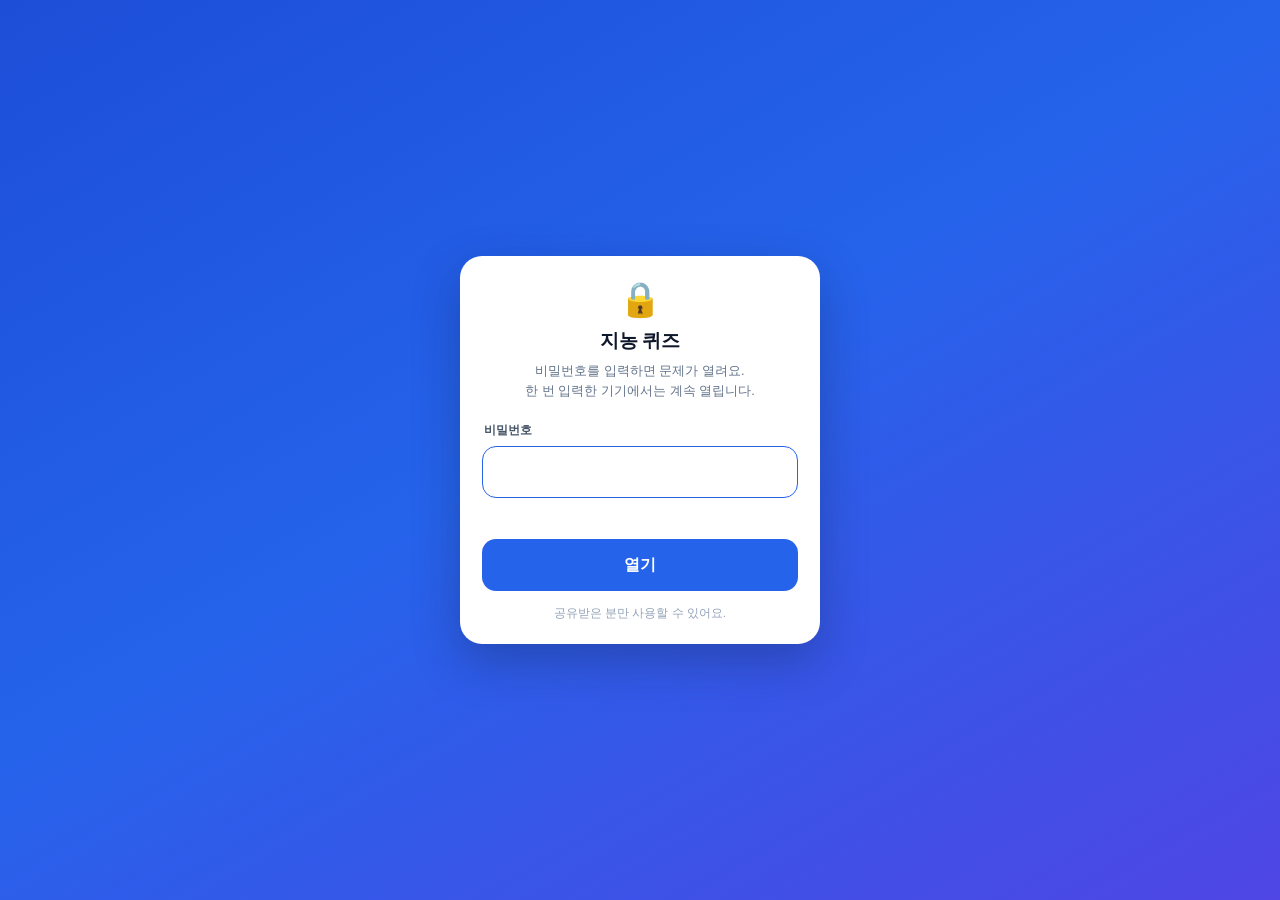
<file: quiz/index.html>
<!DOCTYPE html>
<html lang="ko" class="locked">
<head>
<meta charset="utf-8">
<meta name="viewport" content="width=device-width,initial-scale=1,viewport-fit=cover,maximum-scale=1">
<meta name="robots" content="noindex, nofollow">
<title>지농 퀴즈 · 시사·단어·NCS 4천 문제</title>
<meta name="description" content="지역농협·공기업 대비 국어(맞춤법·사자성어·어휘), 시사·경제·농협 상식, NCS 수리·자료해석·추리를 매일 한 세트씩 또는 무제한으로 푸는 퀴즈 앱">
<meta name="apple-mobile-web-app-capable" content="yes">
<meta name="mobile-web-app-capable" content="yes">
<meta name="apple-mobile-web-app-status-bar-style" content="default">
<meta name="apple-mobile-web-app-title" content="지농퀴즈">
<meta name="format-detection" content="telephone=no">
<meta name="theme-color" content="#2563eb">
<link rel="manifest" href="manifest.webmanifest">
<link rel="apple-touch-icon" href="icon-180.png">
<link rel="icon" type="image/svg+xml" href="icon.svg">
<link rel="stylesheet" href="style.css">
<style>
  /* ── 잠금 화면 ── */
  html.locked, html.locked body { overflow: hidden; }
  html.locked body > *:not(#lockScreen) { display: none !important; }
  #lockScreen {
    position: fixed; inset: 0; z-index: 9999;
    display: flex; align-items: center; justify-content: center;
    padding: calc(24px + env(safe-area-inset-top)) 22px calc(24px + env(safe-area-inset-bottom));
    background: linear-gradient(150deg, #1d4ed8 0%, #2563eb 46%, #4f46e5 100%);
  }
  #lockScreen .lock-card {
    width: 100%; max-width: 360px; background: #fff; border-radius: 22px;
    padding: 26px 22px 22px; text-align: center;
    box-shadow: 0 18px 48px rgba(15, 23, 42, .28);
  }
  #lockScreen .lock-ico { font-size: 34px; line-height: 1; margin-bottom: 10px; }
  #lockScreen h1 { margin: 0 0 6px; font-size: 19px; font-weight: 800; letter-spacing: -.02em; color: #0f172a; }
  #lockScreen p { margin: 0; font-size: 13px; color: #64748b; line-height: 1.55; }
  #lockScreen form { margin-top: 20px; text-align: left; }
  #lockScreen label { display: block; font-size: 12px; font-weight: 800; color: #475569; margin: 0 0 6px 2px; }
  #lockScreen input[type=password] {
    width: 100%; height: 52px; border: 1.5px solid #e2e8f0; border-radius: 14px; background: #f8fafc;
    padding: 0 14px; font-family: inherit; font-size: 20px; letter-spacing: .28em; text-align: center;
    color: #0f172a; outline: none; -webkit-appearance: none; appearance: none;
    transition: border-color .15s ease, background .15s ease;
  }
  #lockScreen input[type=password]:focus { border-color: #2563eb; background: #fff; }
  #lockScreen .lock-btn {
    width: 100%; height: 52px; margin-top: 12px; border-radius: 14px;
    background: #2563eb; color: #fff; font-family: inherit; font-size: 16px; font-weight: 800;
    display: flex; align-items: center; justify-content: center; gap: 8px;
    border: 0; cursor: pointer; transition: transform .06s ease, opacity .15s ease;
  }
  #lockScreen .lock-btn:active { transform: scale(.99); opacity: .92; }
  #lockScreen .lock-btn[disabled] { opacity: .55; cursor: default; }
  #lockScreen .lock-msg {
    min-height: 19px; margin: 10px 2px 0; text-align: center;
    font-size: 13px; font-weight: 700; color: #e11d48;
  }
  #lockScreen .lock-foot { margin-top: 14px; font-size: 11.5px; color: #94a3b8; line-height: 1.5; }
  #lockScreen .shake { animation: lockshake .34s ease; }
  @keyframes lockshake {
    0%, 100% { transform: translateX(0); }
    20% { transform: translateX(-7px); }
    40% { transform: translateX(7px); }
    60% { transform: translateX(-4px); }
    80% { transform: translateX(4px); }
  }
</style>
</head>
<body>
<div id="lockScreen" role="dialog" aria-modal="true" aria-labelledby="lockTitle">
  <div class="lock-card">
    <div class="lock-ico" aria-hidden="true">🔒</div>
    <h1 id="lockTitle">지농 퀴즈</h1>
    <p>비밀번호를 입력하면 문제가 열려요.<br>한 번 입력한 기기에서는 계속 열립니다.</p>
    <form id="lockForm" autocomplete="off">
      <label for="lockInput">비밀번호</label>
      <input id="lockInput" type="password" inputmode="numeric" autocomplete="current-password"
             maxlength="24" enterkeyhint="done" autofocus>
      <div class="lock-msg" id="lockMsg" role="alert" aria-live="polite"></div>
      <button class="lock-btn" id="lockBtn" type="submit">열기</button>
    </form>
    <div class="lock-foot">공유받은 분만 사용할 수 있어요.</div>
  </div>
</div>
<div id="app" style="display:none">
  <div id="shell">
    <div class="loading"><div class="spin"></div><div>문제를 불러오는 중…</div></div>
  </div>
</div>
<div class="toast" id="toast"></div>
<script>
/* ───────── 잠금 화면 ───────── */
(function () {
  'use strict';
  var LOCK_KEY = 'jq_unlocked_v1';
  var EXPECT = '2ec42bc1f3e672fc1cf7fdcfc23246415dcf20f03c0d4a5bbbd92a185708f5b7';

  var screenEl = document.getElementById('lockScreen');
  var cardEl = screenEl.querySelector('.lock-card');
  var formEl = document.getElementById('lockForm');
  var inputEl = document.getElementById('lockInput');
  var btnEl = document.getElementById('lockBtn');
  var msgEl = document.getElementById('lockMsg');

  function sha256Ref(v, a) { return (v >>> a) | (v << (32 - a)); }
  /* crypto.subtle 이 없는 환경(비보안 컨텍스트)을 위한 순수 JS SHA-256 */
  function sha256js(str) {
    var mp = Math.pow, maxWord = mp(2, 32), result = '', words = [], bitLen = str.length * 8;
    var hash = sha256js.h = sha256js.h || [], k = sha256js.k = sha256js.k || [], counter = k.length;
    var composite = {};
    for (var cand = 2; counter < 64; cand++) {
      if (!composite[cand]) {
        for (var c = 0; c < 313; c += cand) composite[c] = cand;
        hash[counter] = (mp(cand, .5) * maxWord) | 0;
        k[counter++] = (mp(cand, 1 / 3) * maxWord) | 0;
      }
    }
    str += '\x80';
    while (str.length % 64 - 56) str += '\x00';
    for (var i = 0; i < str.length; i++) {
      var ch = str.charCodeAt(i);
      if (ch >> 8) return '';
      words[i >> 2] |= ch << ((3 - i) % 4) * 8;
    }
    words[words.length] = (bitLen / maxWord) | 0;
    words[words.length] = bitLen;
    for (var j = 0; j < words.length;) {
      var w = words.slice(j, j += 16), oldHash = hash;
      hash = hash.slice(0, 8);
      for (i = 0; i < 64; i++) {
        var w15 = w[i - 15], w2 = w[i - 2], a = hash[0], e = hash[4];
        var t1 = hash[7] + (sha256Ref(e, 6) ^ sha256Ref(e, 11) ^ sha256Ref(e, 25)) +
          ((e & hash[5]) ^ ((~e) & hash[6])) + k[i] +
          (w[i] = i < 16 ? w[i] : (w[i - 16] + (sha256Ref(w15, 7) ^ sha256Ref(w15, 18) ^ (w15 >>> 3)) + w[i - 7] +
            (sha256Ref(w2, 17) ^ sha256Ref(w2, 19) ^ (w2 >>> 10))) | 0);
        var t2 = (sha256Ref(a, 2) ^ sha256Ref(a, 13) ^ sha256Ref(a, 22)) +
          ((a & hash[1]) ^ (a & hash[2]) ^ (hash[1] & hash[2]));
        hash = [(t1 + t2) | 0].concat(hash);
        hash[4] = (hash[4] + t1) | 0;
      }
      for (i = 0; i < 8; i++) hash[i] = (hash[i] + oldHash[i]) | 0;
    }
    for (i = 0; i < 8; i++) {
      for (j = 3; j + 1; j--) {
        var b = (hash[i] >> (j * 8)) & 255;
        result += (b < 16 ? '0' : '') + b.toString(16);
      }
    }
    return result;
  }
  function sha256hex(str) {
    try {
      var subtle = window.crypto && window.crypto.subtle;
      if (subtle && window.TextEncoder) {
        var data = new TextEncoder().encode(str);
        return subtle.digest('SHA-256', data).then(function (buf) {
          return Array.prototype.map.call(new Uint8Array(buf), function (b) {
            return ('0' + b.toString(16)).slice(-2);
          }).join('');
        }).catch(function () { return sha256js(str); });
      }
    } catch (e) { /* 아래 fallback */ }
    return Promise.resolve(sha256js(str));
  }

  function isUnlocked() {
    try { return localStorage.getItem(LOCK_KEY) === '1'; } catch (e) { return false; }
  }
  function remember() {
    try { localStorage.setItem(LOCK_KEY, '1'); } catch (e) {}
  }
  function openApp() {
    document.documentElement.classList.remove('locked');
    if (screenEl && screenEl.parentNode) screenEl.parentNode.removeChild(screenEl);
    var app = document.getElementById('app');
    if (app) app.style.display = '';
    var s = document.createElement('script');
    s.src = 'app.js';
    document.body.appendChild(s);
  }
  function fail(text) {
    msgEl.textContent = text;
    cardEl.classList.remove('shake');
    void cardEl.offsetWidth;
    cardEl.classList.add('shake');
    inputEl.value = '';
    inputEl.focus();
  }
  function toggleBusy(on) {
    btnEl.disabled = on;
    inputEl.disabled = on;
    btnEl.textContent = on ? '확인 중…' : '열기';
  }

  if (isUnlocked()) { openApp(); return; }

  formEl.addEventListener('submit', function (e) {
    e.preventDefault();
    var value = inputEl.value.trim();
    if (!value) { fail('비밀번호를 입력해 주세요.'); return; }
    msgEl.textContent = '';
    toggleBusy(true);
    sha256hex(value).then(function (hex) {
      toggleBusy(false);
      if (hex === EXPECT) {
        remember();
        openApp();
      } else {
        fail('비밀번호가 맞지 않아요. 다시 입력해 주세요.');
      }
    });
  });
  setTimeout(function () { try { inputEl.focus(); } catch (e) {} }, 60);
})();
</script>
</body>
</html>
</file>
<file: quiz/style.css>
:root{
  --bg:#f4f6fb;
  --card:#ffffff;
  --ink:#0f172a;
  --muted:#64748b;
  --line:#e6ebf3;
  --brand:#2563eb;
  --brand-soft:#eaf1ff;
  --green:#0f9d58;
  --green-soft:#e8f7ef;
  --red:#e11d48;
  --red-soft:#fdeef1;
  --amber:#b45309;
  --amber-soft:#fff5e6;
  --purple:#7c3aed;
  --shadow:0 1px 2px rgba(15,23,42,.05), 0 8px 24px rgba(15,23,42,.06);
  --r:16px;
}
*{box-sizing:border-box;-webkit-tap-highlight-color:transparent}
html,body{margin:0;padding:0}
body{
  font-family:-apple-system,BlinkMacSystemFont,"Apple SD Gothic Neo","Pretendard","Malgun Gothic","Noto Sans KR",sans-serif;
  background:var(--bg);color:var(--ink);
  font-size:16px;line-height:1.55;
  -webkit-font-smoothing:antialiased;
  overscroll-behavior-y:none;
}
button{font-family:inherit;font-size:inherit;color:inherit;background:none;border:0;cursor:pointer}
#app{max-width:680px;margin:0 auto;min-height:100dvh;display:flex;flex-direction:column;
  padding-bottom:calc(66px + env(safe-area-inset-bottom));
}
.appbar{
  position:sticky;top:0;z-index:20;background:rgba(244,246,251,.92);
  backdrop-filter:saturate(180%) blur(12px);
  -webkit-backdrop-filter:saturate(180%) blur(12px);
  padding:calc(10px + env(safe-area-inset-top)) 16px 10px;display:flex;align-items:center;gap:10px;
  border-bottom:1px solid var(--line);
}
.appbar h1{font-size:17px;margin:0;font-weight:800;letter-spacing:-.02em}
.appbar .sub{font-size:12px;color:var(--muted);font-weight:600}
.appbar .grow{flex:1}
.iconbtn{width:38px;height:38px;border-radius:12px;display:grid;place-items:center;color:var(--muted)}
.iconbtn:active{background:#e9eef7}
main{flex:1;padding:14px 14px 24px}
.card{background:var(--card);border-radius:var(--r);box-shadow:var(--shadow);padding:16px;border:1px solid rgba(226,232,240,.7)}
.card + .card{margin-top:12px}
h2.sec{font-size:13px;letter-spacing:.02em;color:var(--muted);font-weight:800;margin:20px 4px 8px;text-transform:none}
.hero{
  background:linear-gradient(135deg,#1d4ed8,#2563eb 45%,#4f46e5);
  color:#fff;border-radius:20px;padding:20px;box-shadow:0 10px 26px rgba(37,99,235,.28);
}
.hero .date{font-size:12.5px;opacity:.86;font-weight:600}
.hero h2{margin:6px 0 4px;font-size:20px;font-weight:800;letter-spacing:-.02em}
.hero p{margin:0;font-size:13.5px;opacity:.9}
.hero .row{display:flex;align-items:center;gap:10px;margin-top:16px}
.btn{
  display:inline-flex;align-items:center;justify-content:center;gap:6px;
  background:var(--brand);color:#fff;font-weight:800;border-radius:13px;
  padding:12px 16px;font-size:15px;transition:transform .06s ease;
}
.btn:active{transform:scale(.985)}
.btn.light{background:#fff;color:var(--brand)}
.btn.ghost{background:#eef2f9;color:var(--ink)}
.btn.wide{width:100%}
.btn:disabled{opacity:.5}
.grid2{display:grid;grid-template-columns:1fr 1fr;gap:12px}
.catcard{
  display:block;width:100%;text-align:left;background:var(--card);border:1px solid var(--line);
  border-radius:var(--r);padding:15px;box-shadow:var(--shadow);
}
.catcard:active{transform:scale(.99)}
.catcard .emoji{font-size:22px;line-height:1}
.catcard .name{font-weight:800;font-size:15.5px;margin-top:8px;letter-spacing:-.01em}
.catcard .cnt{font-size:12.5px;color:var(--muted);font-weight:600;margin-top:2px}
.catcard .bar{height:4px;border-radius:4px;background:#eef2f9;margin-top:10px;overflow:hidden}
.catcard .bar i{display:block;height:100%;border-radius:4px}
.stat{display:flex;gap:10px}
.stat > div{flex:1;background:var(--card);border:1px solid var(--line);border-radius:14px;padding:12px;text-align:center}
.stat b{display:block;font-size:20px;font-weight:800;letter-spacing:-.02em}
.stat span{font-size:12px;color:var(--muted);font-weight:600}
.tabbar{
  position:fixed;left:0;right:0;bottom:0;z-index:30;
  background:rgba(255,255,255,.96);backdrop-filter:blur(12px);-webkit-backdrop-filter:blur(12px);
  border-top:1px solid var(--line);
  display:flex;padding:6px 6px calc(6px + env(safe-area-inset-bottom));
  max-width:680px;margin:0 auto;
}
.tabbar button{flex:1;display:flex;flex-direction:column;align-items:center;gap:3px;padding:6px 0;color:#93a0b5;font-size:11px;font-weight:700;border-radius:12px}
.tabbar button.on{color:var(--brand)}
.tabbar svg{width:22px;height:22px;stroke-width:1.9}
/* 퀴즈 */
.qtop{display:flex;align-items:center;gap:10px;margin-bottom:12px}
.qtop .cnt{font-size:13px;font-weight:800;color:var(--muted);font-variant-numeric:tabular-nums}
.progress{flex:1;height:8px;border-radius:8px;background:#e7ecf5;overflow:hidden}
.progress i{display:block;height:100%;background:linear-gradient(90deg,#2563eb,#4f46e5);border-radius:8px;transition:width .25s ease}
.tag{display:inline-block;font-size:11.5px;font-weight:800;padding:4px 9px;border-radius:999px;background:var(--brand-soft);color:var(--brand)}
.qtext{font-size:18px;font-weight:700;line-height:1.65;letter-spacing:-.01em;white-space:pre-line;margin:12px 0 16px}
.opts{display:grid;gap:9px}
.opt{
  display:flex;gap:10px;align-items:flex-start;width:100%;text-align:left;
  background:#fff;border:1.5px solid var(--line);border-radius:14px;padding:13px 14px;
  font-size:15.5px;font-weight:600;line-height:1.5;white-space:pre-line;
  transition:background .12s,border-color .12s;
}
.opt .no{flex:0 0 22px;height:22px;border-radius:50%;background:#eef2f9;color:var(--muted);
  font-size:12px;font-weight:800;display:grid;place-items:center;margin-top:1px}
.opt:active{background:#f7f9fe}
.opt.correct{border-color:var(--green);background:var(--green-soft)}
.opt.correct .no{background:var(--green);color:#fff}
.opt.wrong{border-color:var(--red);background:var(--red-soft)}
.opt.wrong .no{background:var(--red);color:#fff}
.opt[disabled]{opacity:1}
.expl{margin-top:14px;border-radius:14px;padding:14px;background:#f7f9fe;border:1px solid var(--line);font-size:14px;line-height:1.6;color:#334155}
.expl b{color:var(--ink)}
.expl .head{font-weight:800;margin-bottom:6px;font-size:13px}
.qfoot{position:sticky;bottom:calc(66px + env(safe-area-inset-bottom));margin-top:16px}
.result{text-align:center;padding:10px 0 4px}
.result .score{font-size:44px;font-weight:900;letter-spacing:-.03em;line-height:1.1}
.result .score small{font-size:18px;color:var(--muted);font-weight:800}
.result .msg{color:var(--muted);font-size:14px;font-weight:600;margin-top:4px}
.listitem{display:flex;gap:10px;align-items:center;width:100%;text-align:left;padding:13px 4px;border-bottom:1px solid var(--line)}
.listitem:last-child{border-bottom:0}
.listitem .t{flex:1;font-size:14.5px;font-weight:600;line-height:1.45;
  display:-webkit-box;-webkit-line-clamp:2;-webkit-box-orient:vertical;overflow:hidden}
.listitem .m{font-size:11.5px;color:var(--muted);font-weight:700;margin-top:2px}
.empty{text-align:center;color:var(--muted);padding:44px 10px;font-size:14px;font-weight:600}
.empty .big{font-size:34px;margin-bottom:8px}
.chips{display:flex;gap:8px;flex-wrap:wrap;margin:0 0 12px}
.chip{padding:8px 13px;border-radius:999px;background:#fff;border:1px solid var(--line);font-size:13px;font-weight:700;color:var(--muted)}
.chip.on{background:var(--brand);border-color:var(--brand);color:#fff}
.starbtn{color:#cbd5e1}
.starbtn.on{color:#f59e0b}
.toast{position:fixed;left:50%;transform:translateX(-50%);bottom:calc(84px + env(safe-area-inset-bottom));
  background:#0f172a;color:#fff;padding:10px 16px;border-radius:12px;font-size:13.5px;font-weight:700;
  opacity:0;pointer-events:none;transition:opacity .2s;z-index:60}
.toast.show{opacity:.95}
.loading{display:grid;place-items:center;height:60vh;color:var(--muted);font-weight:700;gap:10px}
.spin{width:26px;height:26px;border:3px solid #dbe3ef;border-top-color:var(--brand);border-radius:50%;animation:sp 1s linear infinite}
@keyframes sp{to{transform:rotate(360deg)}}
.note{font-size:12.5px;color:var(--muted);line-height:1.6;margin-top:10px}
.kbd{font-size:12px;background:#eef2f9;border-radius:6px;padding:2px 6px;font-weight:700;color:var(--muted)}
</file>
